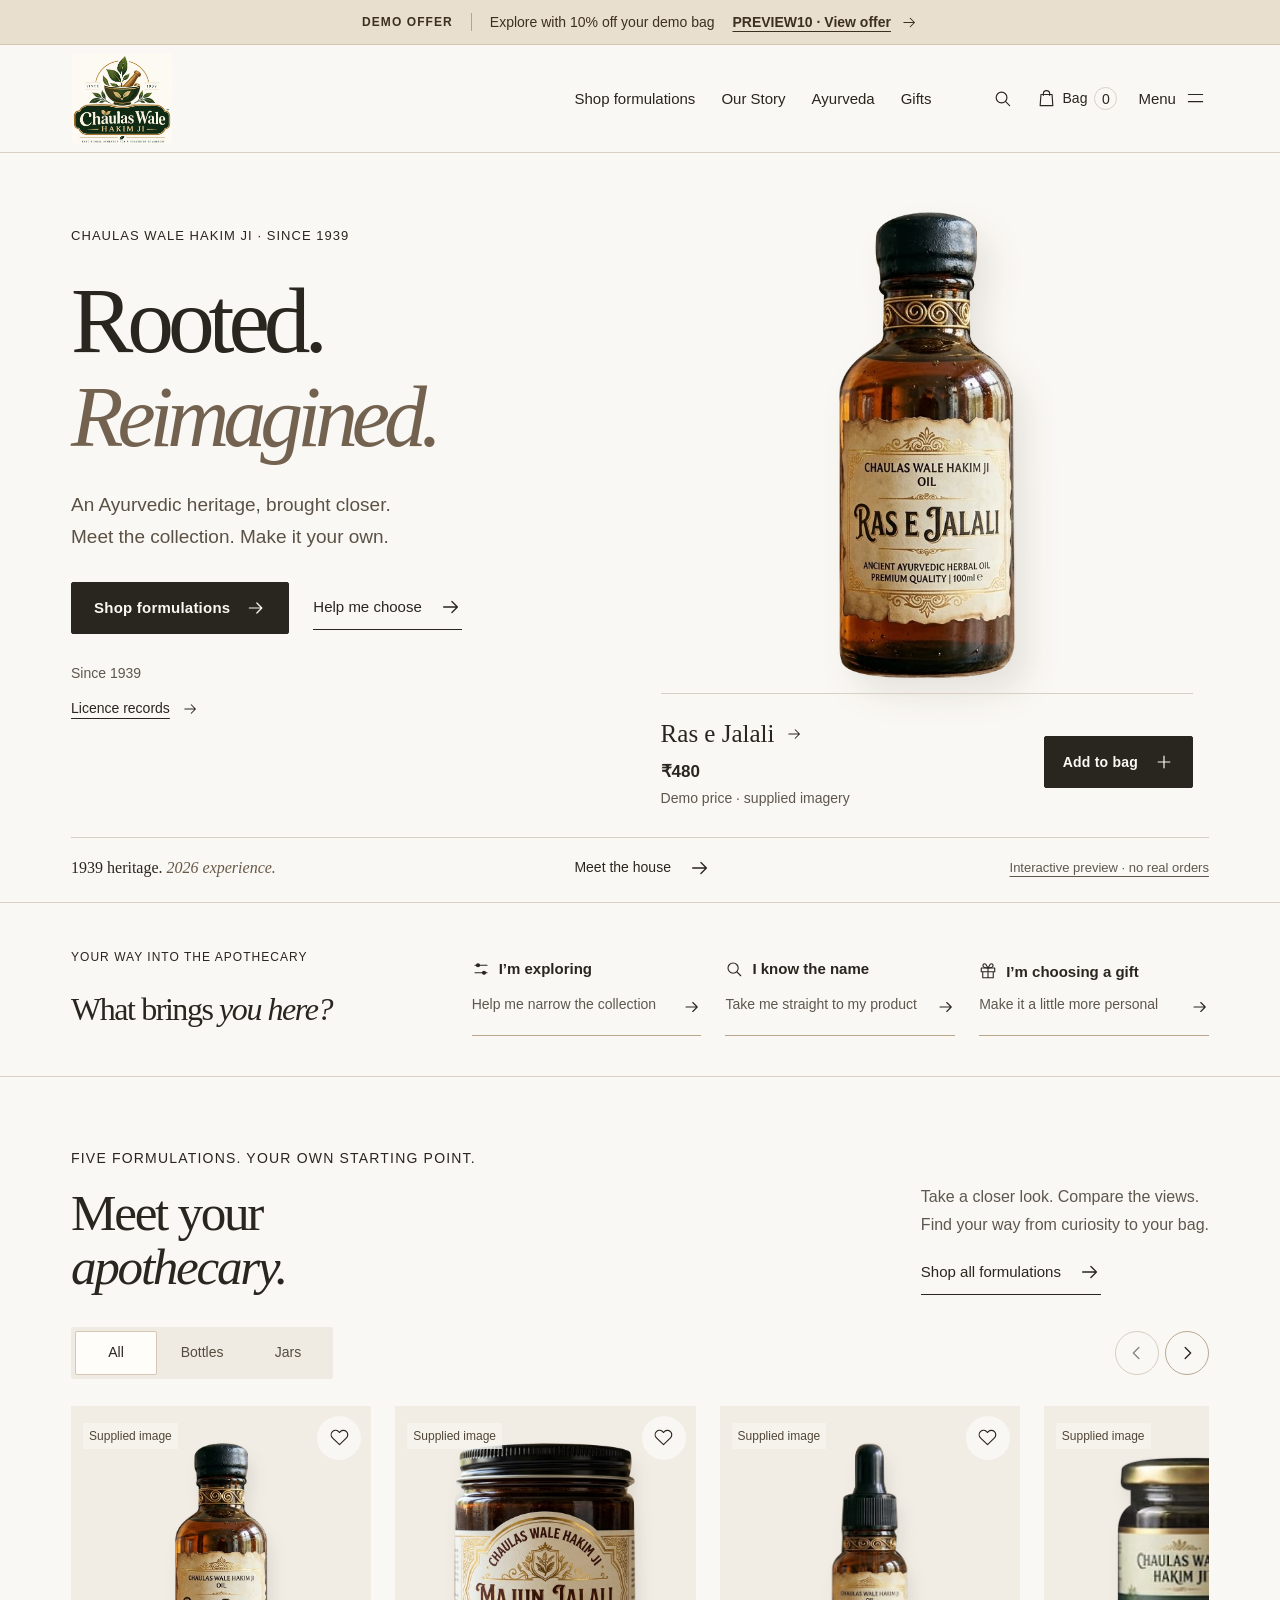
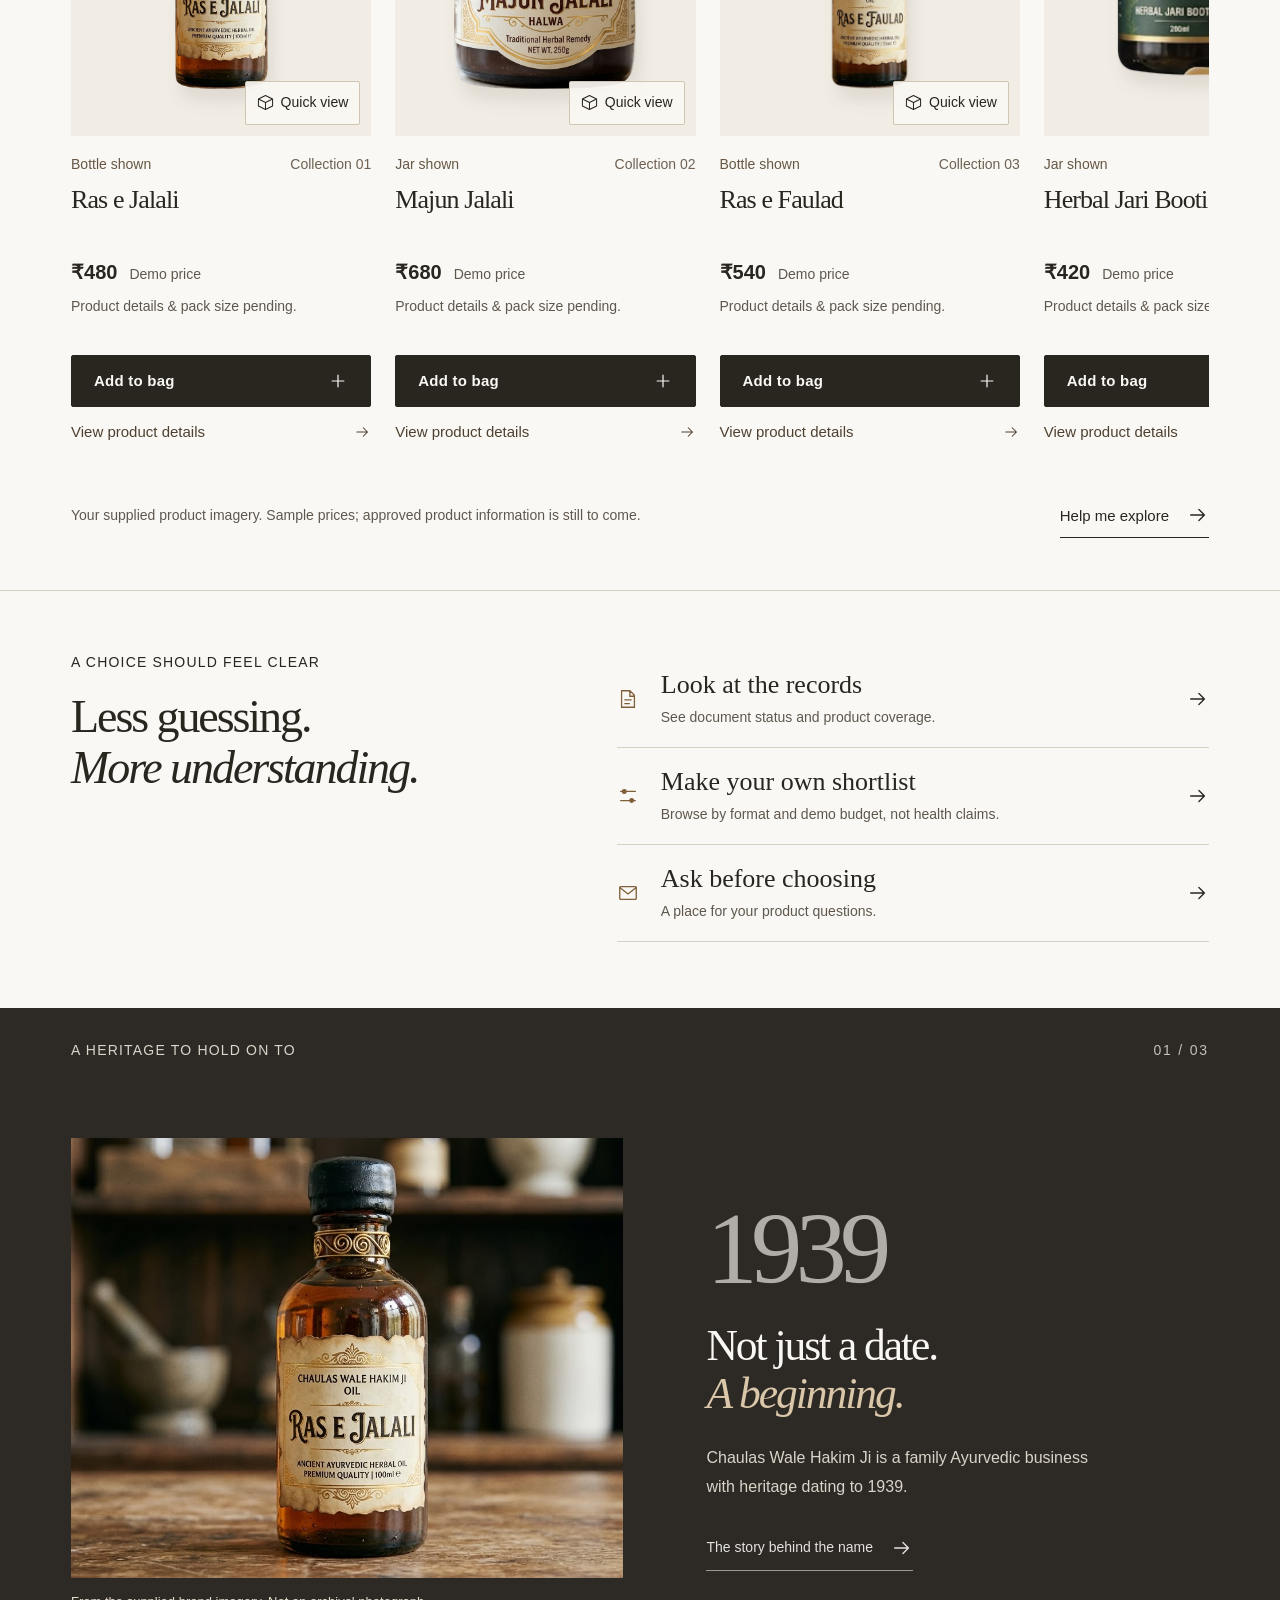
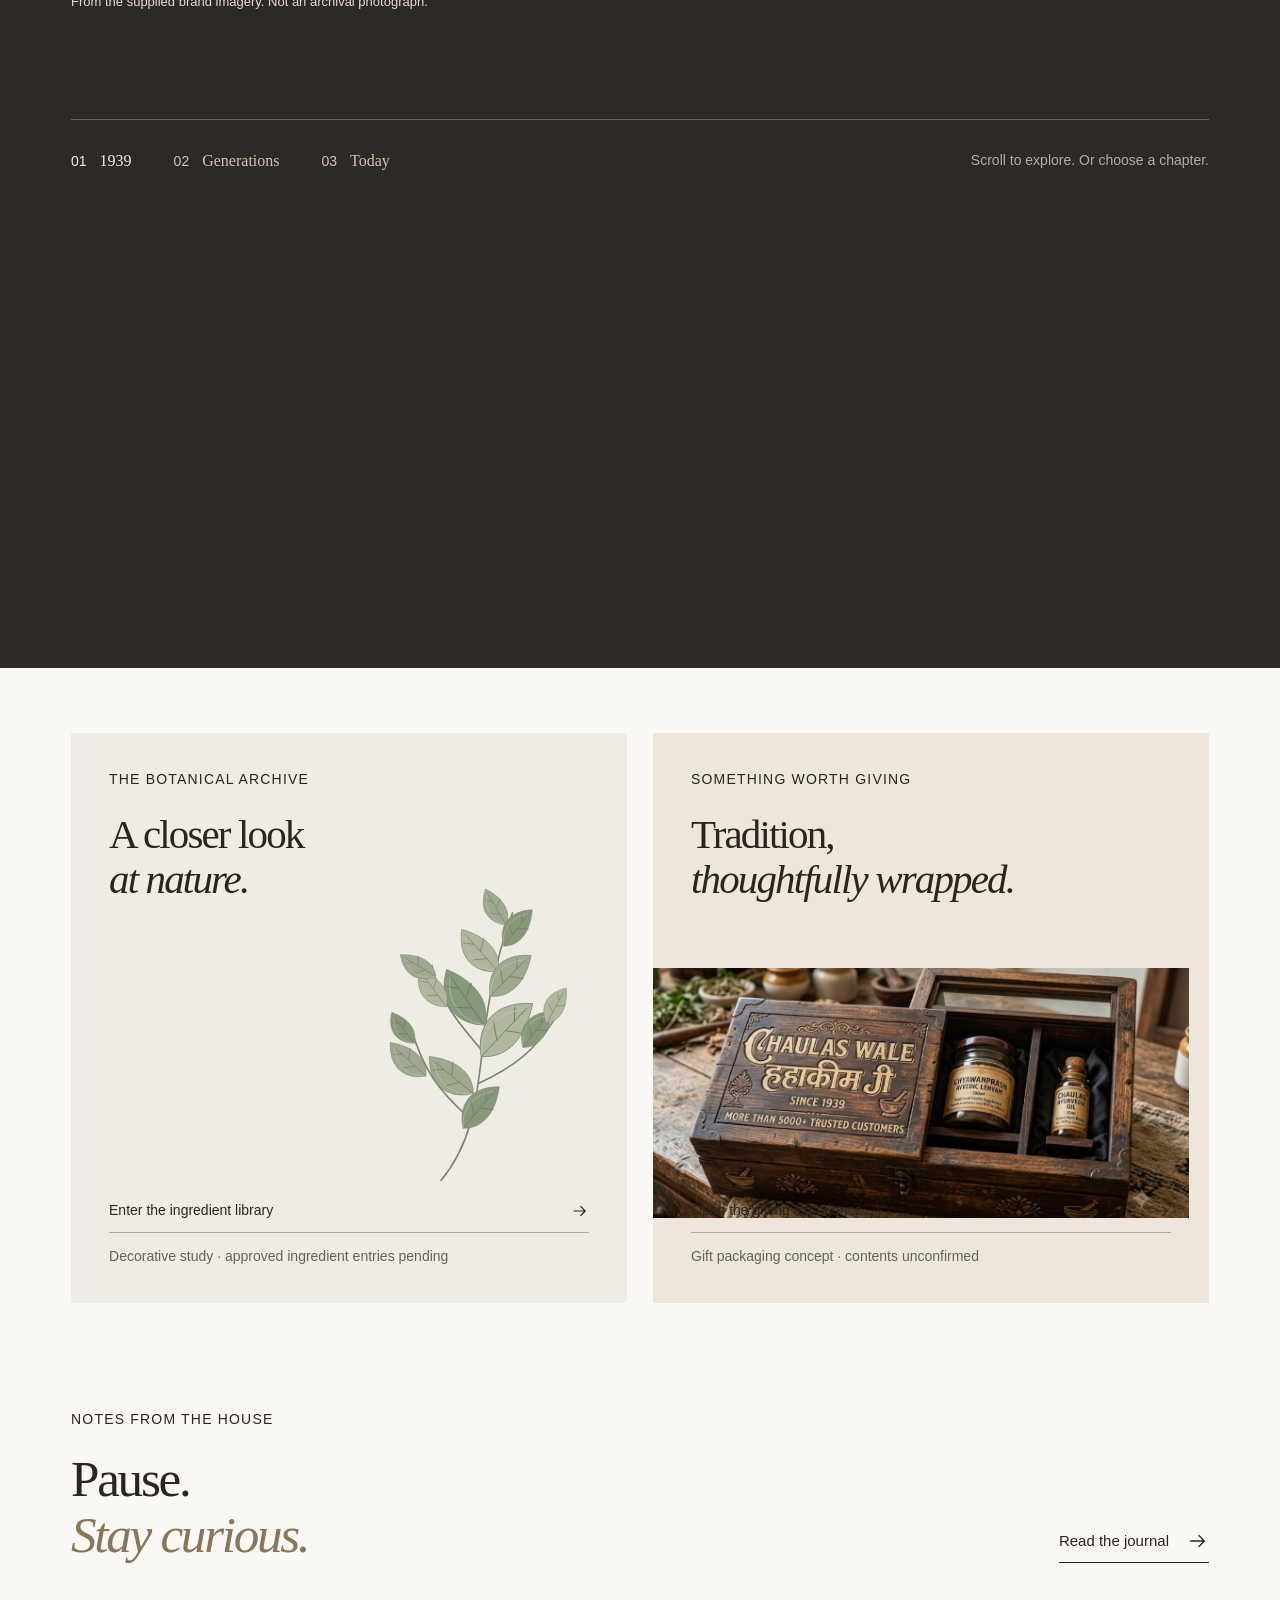
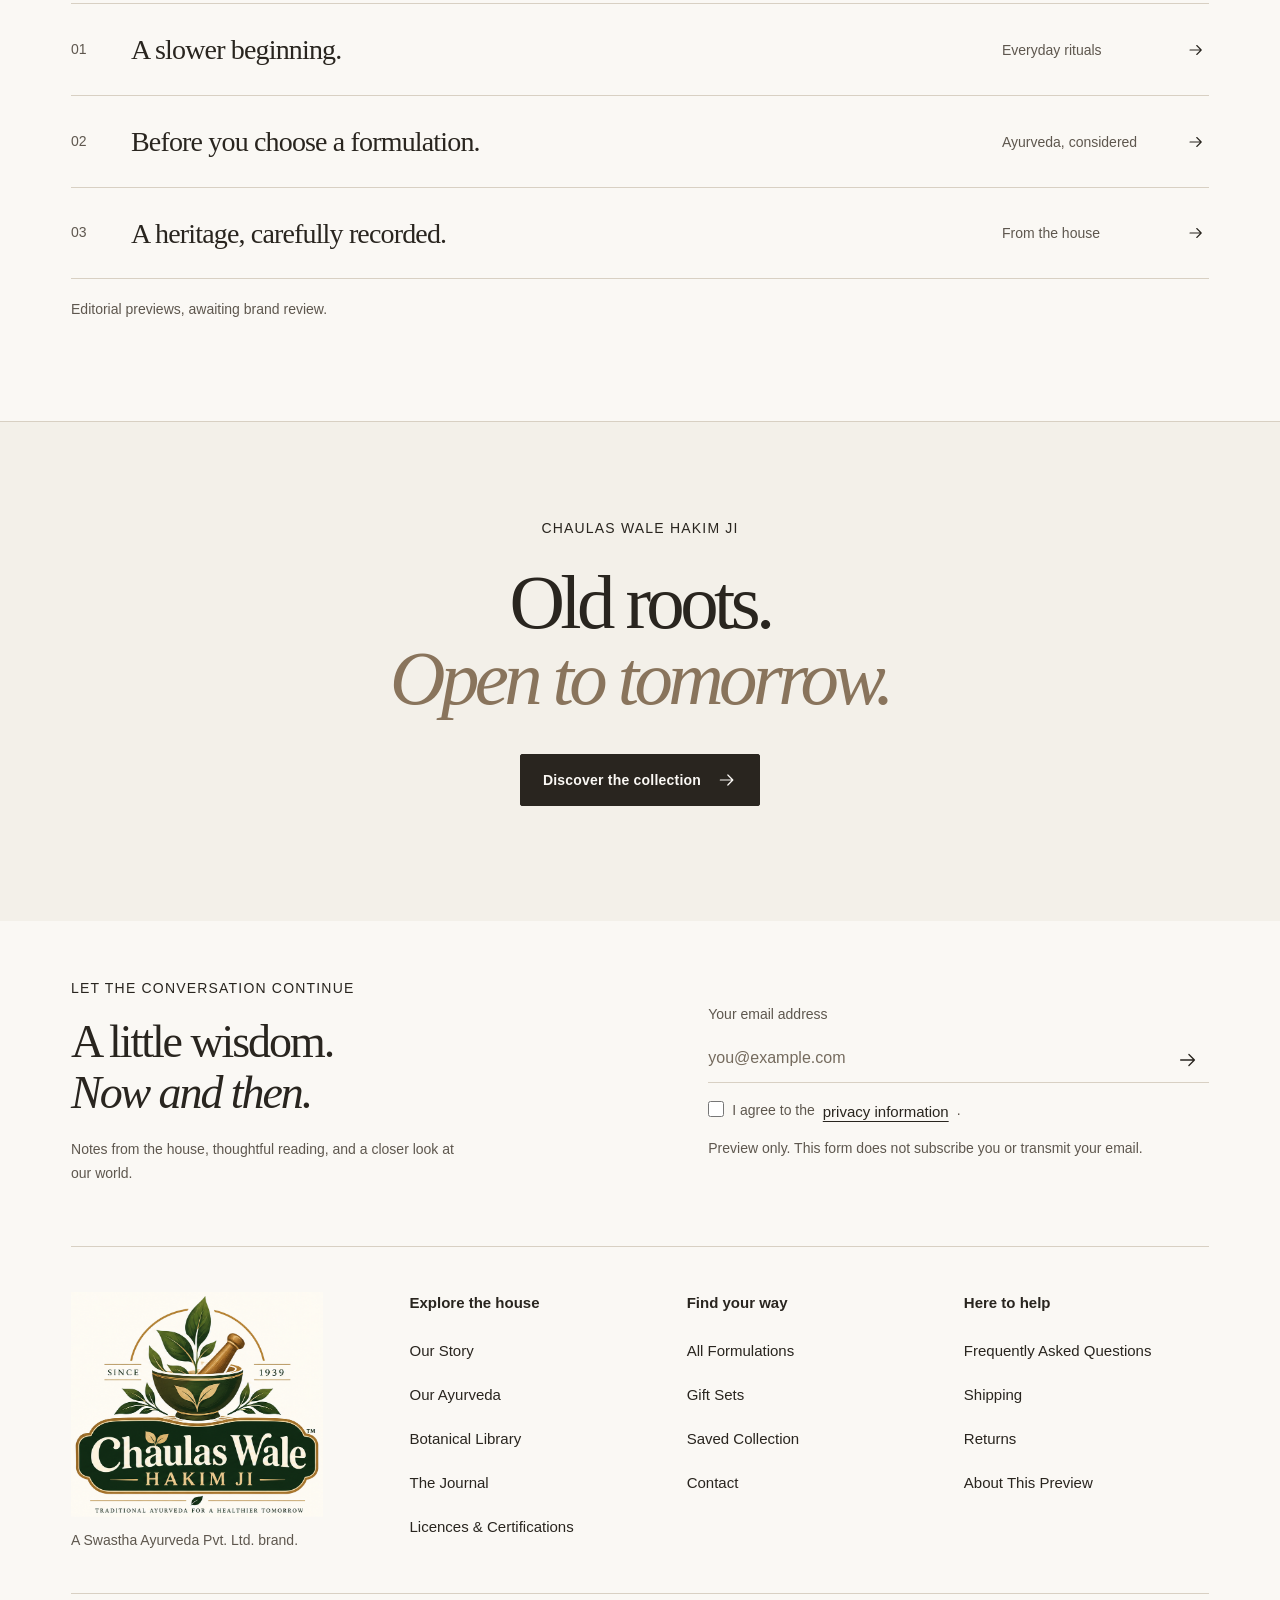
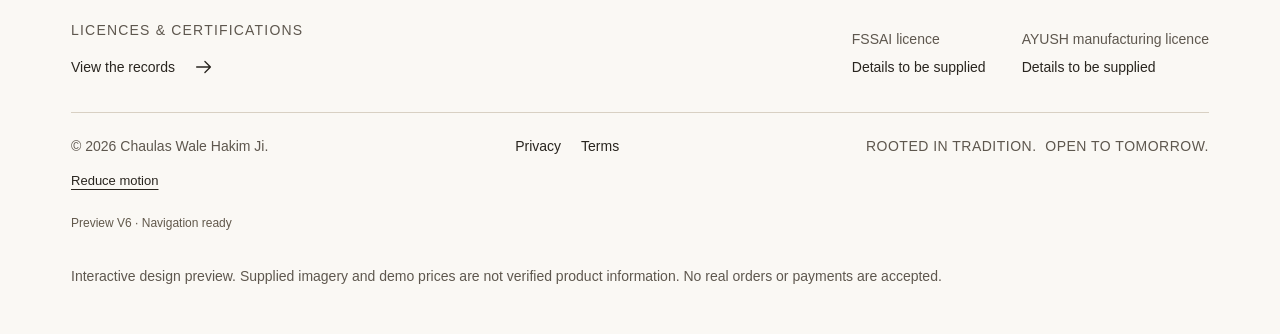
<file: index.html>
<!doctype html>
<html lang="en"><head><meta charset="utf-8"><meta name="viewport" content="width=device-width, initial-scale=1, viewport-fit=cover"><meta name="theme-color" content="#faf8f4"><meta name="robots" content="noindex,nofollow"><meta name="description" content="1939 heritage. 2026 experience. Modern Apothecary design and demo-shopping preview."><title>Chaulas Wale Hakim Ji — Modern Apothecary</title><link rel="icon" href="./media/brand-mark-small.png" type="image/png"><link rel="stylesheet" href="./assets/styles.css?v=6"><meta property="og:title" content="Chaulas Wale Hakim Ji — Modern Apothecary"><meta property="og:description" content="A heritage house. Five individual product experiences. Design preview only."><script>window.setTimeout(function(){if(!window.CWH_READY&&!document.querySelector('.startup-error')){var d=document.createElement('div');d.className='startup-error asset-load-warning';d.setAttribute('role','alert');d.textContent='The preview scripts have not loaded. Upload the assets and media folders alongside index.html, then refresh. If your connection is slow, wait a moment.';document.body.prepend(d);}},8000);</script><script src="./assets/app.js?v=6" defer></script><script src="./assets/spatial.js?v=6" defer></script><script src="./assets/motion.js?v=6" defer></script></head><body><div id="app"><div class="v4-offer-bar" role="region" aria-label="Demonstration offer"><span class="v4-preview-tag">DEMO OFFER</span><span>Explore with 10% off your demo bag</span><button type="button" data-action="v4-offer-open">PREVIEW10 · View offer <svg class="icon " width="22" height="22" viewBox="0 0 24 24" fill="none" stroke="currentColor" stroke-width="1.45" stroke-linecap="round" stroke-linejoin="round" aria-hidden="true"><path d="M4 12h15M13 6l6 6-6 6"/></svg></button></div><a class="skip-link" href="#main">Skip to content</a><header class="site-header v2-header"><a class="brand-link" href="#/" data-route aria-label="Chaulas Wale Hakim Ji — Home"><span class="wordmark reference-wordmark"><img src="./media/brand-mark-right.webp" alt="Chaulas Wale Hakim Ji — Since 1939" width="786" height="701"></span></a><nav class="desktop-nav" aria-label="Main navigation"><a href="#/shop" data-route >Shop formulations</a><a href="#/our-story" data-route >Our Story</a><a href="#/ayurveda" data-route >Ayurveda</a><a href="#/gift-sets" data-route class="">Gifts</a></nav><div class="header-tools"><button type="button" data-action="search" class="icon-button search-trigger" aria-label="Search the website"><svg class="icon " width="22" height="22" viewBox="0 0 24 24" fill="none" stroke="currentColor" stroke-width="1.45" stroke-linecap="round" stroke-linejoin="round" aria-hidden="true"><circle cx="10.8" cy="10.8" r="6.8"/><path d="m16 16 5 5"/></svg></button><button type="button" data-action="cart" class="bag-trigger" aria-label="Open bag, 0 items"><svg class="icon " width="22" height="22" viewBox="0 0 24 24" fill="none" stroke="currentColor" stroke-width="1.45" stroke-linecap="round" stroke-linejoin="round" aria-hidden="true"><path d="M5 7h14l1 14H4L5 7Z"/><path d="M8 8V6a4 4 0 0 1 8 0v2"/></svg><span class="v4-bag-label">Bag</span><span class="bag-count">0</span></button><button type="button" data-action="menu" class="v2-menu-trigger" aria-label="Open menu"><span>Menu</span><svg class="icon " width="22" height="22" viewBox="0 0 24 24" fill="none" stroke="currentColor" stroke-width="1.45" stroke-linecap="round" stroke-linejoin="round" aria-hidden="true"><path d="M3 7h18M3 16h18"/></svg></button></div></header><div class="scroll-progress" aria-hidden="true"><i></i></div><main id="main" tabindex="-1" class="route-home"><section class="v2-hero v4-hero" aria-labelledby="hero-title"><div class="v2-hero-copy"><p class="eyebrow">CHAULAS WALE HAKIM JI · SINCE 1939</p><h1 id="hero-title">Rooted.<br><em>Reimagined.</em></h1><p class="v2-hero-description">An Ayurvedic heritage, brought closer.<br>Meet the collection. Make it your own.</p><div class="v2-hero-actions"><a href="#collection" class="button button-dark">Shop formulations <svg class="icon " width="22" height="22" viewBox="0 0 24 24" fill="none" stroke="currentColor" stroke-width="1.45" stroke-linecap="round" stroke-linejoin="round" aria-hidden="true"><path d="M4 12h15M13 6l6 6-6 6"/></svg></a><button type="button" class="text-link" data-action="v4-finder-open">Help me choose <svg class="icon " width="22" height="22" viewBox="0 0 24 24" fill="none" stroke="currentColor" stroke-width="1.45" stroke-linecap="round" stroke-linejoin="round" aria-hidden="true"><path d="M4 12h15M13 6l6 6-6 6"/></svg></button></div><div class="v4-hero-trust"><span>Since 1939</span><a href="#/licences" data-route class="">Licence records <svg class="icon " width="22" height="22" viewBox="0 0 24 24" fill="none" stroke="currentColor" stroke-width="1.45" stroke-linecap="round" stroke-linejoin="round" aria-hidden="true"><path d="M4 12h15M13 6l6 6-6 6"/></svg></a></div></div><div class="v2-hero-object"><div class="v2-object-meta"><span>THE MODERN APOTHECARY</span><span>INTERACTIVE PHOTO</span></div><figure class="v6-home-portrait"><img src="./media/ref-ras-e-jalali-cutout.webp" alt="Ras e Jalali — supplied product image" width="279" height="719" fetchpriority="high"></figure><div class="v4-hero-product"><div><a href="#/products/ras-e-jalali" data-route><strong>Ras e Jalali</strong> <svg class="icon " width="22" height="22" viewBox="0 0 24 24" fill="none" stroke="currentColor" stroke-width="1.45" stroke-linecap="round" stroke-linejoin="round" aria-hidden="true"><path d="M4 12h15M13 6l6 6-6 6"/></svg></a><p>₹480 <span>Demo price · supplied imagery</span></p></div><button type="button" class="button button-dark" data-action="add" data-id="ras-e-jalali">Add to bag <svg class="icon " width="22" height="22" viewBox="0 0 24 24" fill="none" stroke="currentColor" stroke-width="1.45" stroke-linecap="round" stroke-linejoin="round" aria-hidden="true"><path d="M5 12h14M12 5v14"/></svg></button></div></div><div class="v2-hero-bottom"><span>1939 heritage. <em>2026 experience.</em></span><a href="#/our-story" data-route class="text-link">Meet the house <svg class="icon " width="22" height="22" viewBox="0 0 24 24" fill="none" stroke="currentColor" stroke-width="1.45" stroke-linecap="round" stroke-linejoin="round" aria-hidden="true"><path d="M4 12h15M13 6l6 6-6 6"/></svg></a><a href="#/preview-notes" data-route class="v2-preview-link">Interactive preview · no real orders</a></div></section><section class="v4-browse-entry section" aria-labelledby="browse-heading"><div><p class="eyebrow">YOUR WAY INTO THE APOTHECARY</p><h2 id="browse-heading">What brings <em>you here?</em></h2></div><div class="v4-browse-options"><button type="button" data-action="v4-finder-open"><span><svg class="icon " width="22" height="22" viewBox="0 0 24 24" fill="none" stroke="currentColor" stroke-width="1.45" stroke-linecap="round" stroke-linejoin="round" aria-hidden="true"><path d="M4 7h16M4 17h16"/><circle cx="8" cy="7" r="2" fill="currentColor"/><circle cx="16" cy="17" r="2" fill="currentColor"/></svg> I’m exploring</span><small>Help me narrow the collection</small><svg class="icon " width="22" height="22" viewBox="0 0 24 24" fill="none" stroke="currentColor" stroke-width="1.45" stroke-linecap="round" stroke-linejoin="round" aria-hidden="true"><path d="M4 12h15M13 6l6 6-6 6"/></svg></button><button type="button" data-action="search"><span><svg class="icon " width="22" height="22" viewBox="0 0 24 24" fill="none" stroke="currentColor" stroke-width="1.45" stroke-linecap="round" stroke-linejoin="round" aria-hidden="true"><circle cx="10.8" cy="10.8" r="6.8"/><path d="m16 16 5 5"/></svg> I know the name</span><small>Take me straight to my product</small><svg class="icon " width="22" height="22" viewBox="0 0 24 24" fill="none" stroke="currentColor" stroke-width="1.45" stroke-linecap="round" stroke-linejoin="round" aria-hidden="true"><path d="M4 12h15M13 6l6 6-6 6"/></svg></button><a href="#/gift-sets" data-route><span><svg class="icon " width="22" height="22" viewBox="0 0 24 24" fill="none" stroke="currentColor" stroke-width="1.45" stroke-linecap="round" stroke-linejoin="round" aria-hidden="true"><path d="M3 8h18v5H3zM5 13v8h14v-8M12 8v13"/><path d="M12 8C2 8 5 0 9 3l3 5Zm0 0c10 0 7-8 3-5l-3 5Z"/></svg> I’m choosing a gift</span><small>Make it a little more personal</small><svg class="icon " width="22" height="22" viewBox="0 0 24 24" fill="none" stroke="currentColor" stroke-width="1.45" stroke-linecap="round" stroke-linejoin="round" aria-hidden="true"><path d="M4 12h15M13 6l6 6-6 6"/></svg></a></div></section><section class="v4-shelf section" id="collection" aria-labelledby="collection-heading"><div class="v4-shelf-heading"><div><p class="eyebrow">FIVE FORMULATIONS. YOUR OWN STARTING POINT.</p><h2 id="collection-heading">Meet your<br><em>apothecary.</em></h2></div><div><p>Take a closer look. Compare the views.<br>Find your way from curiosity to your bag.</p><a href="#/shop" data-route class="text-link">Shop all formulations <svg class="icon " width="22" height="22" viewBox="0 0 24 24" fill="none" stroke="currentColor" stroke-width="1.45" stroke-linecap="round" stroke-linejoin="round" aria-hidden="true"><path d="M4 12h15M13 6l6 6-6 6"/></svg></a></div></div><div class="v4-shelf-toolbar"><div class="v4-segmented" role="group" aria-label="Filter concept packaging"><button type="button" data-action="v4-shelf-filter" data-value="all" aria-pressed="true">All</button><button type="button" data-action="v4-shelf-filter" data-value="Bottle" aria-pressed="false">Bottles</button><button type="button" data-action="v4-shelf-filter" data-value="Jar" aria-pressed="false">Jars</button></div><div class="v4-rail-buttons"><button type="button" class="icon-button" data-action="v4-rail" data-direction="-1" aria-label="Previous products"><svg class="icon " width="22" height="22" viewBox="0 0 24 24" fill="none" stroke="currentColor" stroke-width="1.45" stroke-linecap="round" stroke-linejoin="round" aria-hidden="true"><path d="m14 6-6 6 6 6"/></svg></button><button type="button" class="icon-button" data-action="v4-rail" data-direction="1" aria-label="Next products"><svg class="icon " width="22" height="22" viewBox="0 0 24 24" fill="none" stroke="currentColor" stroke-width="1.45" stroke-linecap="round" stroke-linejoin="round" aria-hidden="true"><path d="m10 6 6 6-6 6"/></svg></button></div></div><div class="v4-product-rail" id="home-product-rail" role="region" aria-label="5 sample formulations" tabindex="0"><article class="product-card v4-product-card"><div class="v4-card-visual"><a href="#/products/ras-e-jalali" data-route aria-label="View Ras e Jalali"><img class="reference-cutout reference-ras-e-jalali" src="./media/ref-ras-e-jalali-cutout.webp" alt="Ras e Jalali — isolated from the supplied image, original packaging retained" loading="lazy" decoding="async" width="400" height="650" draggable="false"></a><button type="button" class="save-button " data-action="save" data-id="ras-e-jalali" aria-label="Save Ras e Jalali" aria-pressed="false"><svg class="icon " width="22" height="22" viewBox="0 0 24 24" fill="none" stroke="currentColor" stroke-width="1.45" stroke-linecap="round" stroke-linejoin="round" aria-hidden="true"><path d="M20.8 4.6a5.5 5.5 0 0 0-7.8 0L12 5.7l-1.1-1.1a5.5 5.5 0 0 0-7.8 7.8L12 21l8.8-8.6a5.5 5.5 0 0 0 0-7.8Z"/></svg></button><button type="button" class="v4-quick-button" data-action="quickview" data-id="ras-e-jalali" aria-label="Quick view of Ras e Jalali"><svg class="icon " width="22" height="22" viewBox="0 0 24 24" fill="none" stroke="currentColor" stroke-width="1.45" stroke-linecap="round" stroke-linejoin="round" aria-hidden="true"><path d="m12 2 10 5v10l-10 5-10-5V7l10-5Zm0 10L2 7m10 5 10-5M12 12v10"/></svg> Quick view</button><span class="v4-concept-caption">Supplied image</span></div><div class="product-card-body"><p class="v4-product-format">Bottle shown <span>Collection 01</span></p><h3><a href="#/products/ras-e-jalali" data-route class="">Ras e Jalali</a></h3><div class="v4-price-line"><strong>₹480</strong><span>Demo price</span></div><p class="v4-card-disclosure">Product details & pack size pending.</p><button type="button" data-action="add" data-id="ras-e-jalali" class="button button-dark full-width" aria-label="Add Ras e Jalali to demo bag">Add to bag <svg class="icon " width="22" height="22" viewBox="0 0 24 24" fill="none" stroke="currentColor" stroke-width="1.45" stroke-linecap="round" stroke-linejoin="round" aria-hidden="true"><path d="M5 12h14M12 5v14"/></svg></button><a href="#/products/ras-e-jalali" data-route class="v4-detail-link">View product details <svg class="icon " width="22" height="22" viewBox="0 0 24 24" fill="none" stroke="currentColor" stroke-width="1.45" stroke-linecap="round" stroke-linejoin="round" aria-hidden="true"><path d="M4 12h15M13 6l6 6-6 6"/></svg></a></div></article><article class="product-card v4-product-card"><div class="v4-card-visual"><a href="#/products/majun-jalali" data-route aria-label="View Majun Jalali"><img class="reference-cutout reference-majun-jalali" src="./media/ref-majun-jalali-cutout.webp" alt="Majun Jalali — isolated from the supplied image, original packaging retained" loading="lazy" decoding="async" width="400" height="650" draggable="false"></a><button type="button" class="save-button " data-action="save" data-id="majun-jalali" aria-label="Save Majun Jalali" aria-pressed="false"><svg class="icon " width="22" height="22" viewBox="0 0 24 24" fill="none" stroke="currentColor" stroke-width="1.45" stroke-linecap="round" stroke-linejoin="round" aria-hidden="true"><path d="M20.8 4.6a5.5 5.5 0 0 0-7.8 0L12 5.7l-1.1-1.1a5.5 5.5 0 0 0-7.8 7.8L12 21l8.8-8.6a5.5 5.5 0 0 0 0-7.8Z"/></svg></button><button type="button" class="v4-quick-button" data-action="quickview" data-id="majun-jalali" aria-label="Quick view of Majun Jalali"><svg class="icon " width="22" height="22" viewBox="0 0 24 24" fill="none" stroke="currentColor" stroke-width="1.45" stroke-linecap="round" stroke-linejoin="round" aria-hidden="true"><path d="m12 2 10 5v10l-10 5-10-5V7l10-5Zm0 10L2 7m10 5 10-5M12 12v10"/></svg> Quick view</button><span class="v4-concept-caption">Supplied image</span></div><div class="product-card-body"><p class="v4-product-format">Jar shown <span>Collection 02</span></p><h3><a href="#/products/majun-jalali" data-route class="">Majun Jalali</a></h3><div class="v4-price-line"><strong>₹680</strong><span>Demo price</span></div><p class="v4-card-disclosure">Product details & pack size pending.</p><button type="button" data-action="add" data-id="majun-jalali" class="button button-dark full-width" aria-label="Add Majun Jalali to demo bag">Add to bag <svg class="icon " width="22" height="22" viewBox="0 0 24 24" fill="none" stroke="currentColor" stroke-width="1.45" stroke-linecap="round" stroke-linejoin="round" aria-hidden="true"><path d="M5 12h14M12 5v14"/></svg></button><a href="#/products/majun-jalali" data-route class="v4-detail-link">View product details <svg class="icon " width="22" height="22" viewBox="0 0 24 24" fill="none" stroke="currentColor" stroke-width="1.45" stroke-linecap="round" stroke-linejoin="round" aria-hidden="true"><path d="M4 12h15M13 6l6 6-6 6"/></svg></a></div></article><article class="product-card v4-product-card"><div class="v4-card-visual"><a href="#/products/ras-e-faulad" data-route aria-label="View Ras e Faulad"><img class="reference-cutout reference-ras-e-faulad" src="./media/ref-ras-e-faulad-cutout.webp" alt="Ras e Faulad — isolated from the supplied image, original packaging retained" loading="lazy" decoding="async" width="400" height="650" draggable="false"></a><button type="button" class="save-button " data-action="save" data-id="ras-e-faulad" aria-label="Save Ras e Faulad" aria-pressed="false"><svg class="icon " width="22" height="22" viewBox="0 0 24 24" fill="none" stroke="currentColor" stroke-width="1.45" stroke-linecap="round" stroke-linejoin="round" aria-hidden="true"><path d="M20.8 4.6a5.5 5.5 0 0 0-7.8 0L12 5.7l-1.1-1.1a5.5 5.5 0 0 0-7.8 7.8L12 21l8.8-8.6a5.5 5.5 0 0 0 0-7.8Z"/></svg></button><button type="button" class="v4-quick-button" data-action="quickview" data-id="ras-e-faulad" aria-label="Quick view of Ras e Faulad"><svg class="icon " width="22" height="22" viewBox="0 0 24 24" fill="none" stroke="currentColor" stroke-width="1.45" stroke-linecap="round" stroke-linejoin="round" aria-hidden="true"><path d="m12 2 10 5v10l-10 5-10-5V7l10-5Zm0 10L2 7m10 5 10-5M12 12v10"/></svg> Quick view</button><span class="v4-concept-caption">Supplied image</span></div><div class="product-card-body"><p class="v4-product-format">Bottle shown <span>Collection 03</span></p><h3><a href="#/products/ras-e-faulad" data-route class="">Ras e Faulad</a></h3><div class="v4-price-line"><strong>₹540</strong><span>Demo price</span></div><p class="v4-card-disclosure">Product details & pack size pending.</p><button type="button" data-action="add" data-id="ras-e-faulad" class="button button-dark full-width" aria-label="Add Ras e Faulad to demo bag">Add to bag <svg class="icon " width="22" height="22" viewBox="0 0 24 24" fill="none" stroke="currentColor" stroke-width="1.45" stroke-linecap="round" stroke-linejoin="round" aria-hidden="true"><path d="M5 12h14M12 5v14"/></svg></button><a href="#/products/ras-e-faulad" data-route class="v4-detail-link">View product details <svg class="icon " width="22" height="22" viewBox="0 0 24 24" fill="none" stroke="currentColor" stroke-width="1.45" stroke-linecap="round" stroke-linejoin="round" aria-hidden="true"><path d="M4 12h15M13 6l6 6-6 6"/></svg></a></div></article><article class="product-card v4-product-card"><div class="v4-card-visual"><a href="#/products/herbal-jari-booti-oil" data-route aria-label="View Herbal Jari Booti Oil"><img class="reference-cutout reference-herbal-jari-booti-oil" src="./media/ref-herbal-jari-booti-oil-cutout.webp" alt="Herbal Jari Booti Oil — isolated from the supplied image, original packaging retained" loading="lazy" decoding="async" width="400" height="650" draggable="false"></a><button type="button" class="save-button " data-action="save" data-id="herbal-jari-booti-oil" aria-label="Save Herbal Jari Booti Oil" aria-pressed="false"><svg class="icon " width="22" height="22" viewBox="0 0 24 24" fill="none" stroke="currentColor" stroke-width="1.45" stroke-linecap="round" stroke-linejoin="round" aria-hidden="true"><path d="M20.8 4.6a5.5 5.5 0 0 0-7.8 0L12 5.7l-1.1-1.1a5.5 5.5 0 0 0-7.8 7.8L12 21l8.8-8.6a5.5 5.5 0 0 0 0-7.8Z"/></svg></button><button type="button" class="v4-quick-button" data-action="quickview" data-id="herbal-jari-booti-oil" aria-label="Quick view of Herbal Jari Booti Oil"><svg class="icon " width="22" height="22" viewBox="0 0 24 24" fill="none" stroke="currentColor" stroke-width="1.45" stroke-linecap="round" stroke-linejoin="round" aria-hidden="true"><path d="m12 2 10 5v10l-10 5-10-5V7l10-5Zm0 10L2 7m10 5 10-5M12 12v10"/></svg> Quick view</button><span class="v4-concept-caption">Supplied image</span></div><div class="product-card-body"><p class="v4-product-format">Jar shown <span>Collection 04</span></p><h3><a href="#/products/herbal-jari-booti-oil" data-route class="">Herbal Jari Booti Oil</a></h3><div class="v4-price-line"><strong>₹420</strong><span>Demo price</span></div><p class="v4-card-disclosure">Product details & pack size pending.</p><button type="button" data-action="add" data-id="herbal-jari-booti-oil" class="button button-dark full-width" aria-label="Add Herbal Jari Booti Oil to demo bag">Add to bag <svg class="icon " width="22" height="22" viewBox="0 0 24 24" fill="none" stroke="currentColor" stroke-width="1.45" stroke-linecap="round" stroke-linejoin="round" aria-hidden="true"><path d="M5 12h14M12 5v14"/></svg></button><a href="#/products/herbal-jari-booti-oil" data-route class="v4-detail-link">View product details <svg class="icon " width="22" height="22" viewBox="0 0 24 24" fill="none" stroke="currentColor" stroke-width="1.45" stroke-linecap="round" stroke-linejoin="round" aria-hidden="true"><path d="M4 12h15M13 6l6 6-6 6"/></svg></a></div></article><article class="product-card v4-product-card"><div class="v4-card-visual"><a href="#/products/chyawanprash" data-route aria-label="View Chyawanprash"><img class="reference-cutout reference-chyawanprash" src="./media/ref-chyawanprash-cutout.webp" alt="Chyawanprash — isolated from the supplied image, original packaging retained" loading="lazy" decoding="async" width="400" height="650" draggable="false"></a><button type="button" class="save-button " data-action="save" data-id="chyawanprash" aria-label="Save Chyawanprash" aria-pressed="false"><svg class="icon " width="22" height="22" viewBox="0 0 24 24" fill="none" stroke="currentColor" stroke-width="1.45" stroke-linecap="round" stroke-linejoin="round" aria-hidden="true"><path d="M20.8 4.6a5.5 5.5 0 0 0-7.8 0L12 5.7l-1.1-1.1a5.5 5.5 0 0 0-7.8 7.8L12 21l8.8-8.6a5.5 5.5 0 0 0 0-7.8Z"/></svg></button><button type="button" class="v4-quick-button" data-action="quickview" data-id="chyawanprash" aria-label="Quick view of Chyawanprash"><svg class="icon " width="22" height="22" viewBox="0 0 24 24" fill="none" stroke="currentColor" stroke-width="1.45" stroke-linecap="round" stroke-linejoin="round" aria-hidden="true"><path d="m12 2 10 5v10l-10 5-10-5V7l10-5Zm0 10L2 7m10 5 10-5M12 12v10"/></svg> Quick view</button><span class="v4-concept-caption">Supplied image</span></div><div class="product-card-body"><p class="v4-product-format">Jar shown <span>Collection 05</span></p><h3><a href="#/products/chyawanprash" data-route class="">Chyawanprash</a></h3><div class="v4-price-line"><strong>₹750</strong><span>Demo price</span></div><p class="v4-card-disclosure">Product details & pack size pending.</p><button type="button" data-action="add" data-id="chyawanprash" class="button button-dark full-width" aria-label="Add Chyawanprash to demo bag">Add to bag <svg class="icon " width="22" height="22" viewBox="0 0 24 24" fill="none" stroke="currentColor" stroke-width="1.45" stroke-linecap="round" stroke-linejoin="round" aria-hidden="true"><path d="M5 12h14M12 5v14"/></svg></button><a href="#/products/chyawanprash" data-route class="v4-detail-link">View product details <svg class="icon " width="22" height="22" viewBox="0 0 24 24" fill="none" stroke="currentColor" stroke-width="1.45" stroke-linecap="round" stroke-linejoin="round" aria-hidden="true"><path d="M4 12h15M13 6l6 6-6 6"/></svg></a></div></article></div><div class="v4-shelf-footer"><p>Your supplied product imagery. Sample prices; approved product information is still to come.</p><button type="button" class="text-link" data-action="v4-finder-open">Help me explore <svg class="icon " width="22" height="22" viewBox="0 0 24 24" fill="none" stroke="currentColor" stroke-width="1.45" stroke-linecap="round" stroke-linejoin="round" aria-hidden="true"><path d="M4 12h15M13 6l6 6-6 6"/></svg></button></div></section><section class="v4-guidance-band section"><div><p class="eyebrow">A CHOICE SHOULD FEEL CLEAR</p><h2>Less guessing.<br><em>More understanding.</em></h2></div><div class="v4-guidance-links"><a href="#/licences" data-route><svg class="icon" viewBox="0 0 24 24" fill="none" stroke="currentColor" stroke-width="1.4" aria-hidden="true"><path d="M5 3h9l5 5v13H5zM14 3v6h5M8 13h8M8 17h6"/></svg><span><strong>Look at the records</strong><small>See document status and product coverage.</small></span><svg class="icon " width="22" height="22" viewBox="0 0 24 24" fill="none" stroke="currentColor" stroke-width="1.45" stroke-linecap="round" stroke-linejoin="round" aria-hidden="true"><path d="M4 12h15M13 6l6 6-6 6"/></svg></a><button type="button" data-action="v4-finder-open"><svg class="icon " width="22" height="22" viewBox="0 0 24 24" fill="none" stroke="currentColor" stroke-width="1.45" stroke-linecap="round" stroke-linejoin="round" aria-hidden="true"><path d="M4 7h16M4 17h16"/><circle cx="8" cy="7" r="2" fill="currentColor"/><circle cx="16" cy="17" r="2" fill="currentColor"/></svg><span><strong>Make your own shortlist</strong><small>Browse by format and demo budget, not health claims.</small></span><svg class="icon " width="22" height="22" viewBox="0 0 24 24" fill="none" stroke="currentColor" stroke-width="1.45" stroke-linecap="round" stroke-linejoin="round" aria-hidden="true"><path d="M4 12h15M13 6l6 6-6 6"/></svg></button><a href="#/contact" data-route><svg class="icon " width="22" height="22" viewBox="0 0 24 24" fill="none" stroke="currentColor" stroke-width="1.45" stroke-linecap="round" stroke-linejoin="round" aria-hidden="true"><rect x="3" y="5" width="18" height="14" rx="1"/><path d="m3 6 9 7 9-7"/></svg><span><strong>Ask before choosing</strong><small>A place for your product questions.</small></span><svg class="icon " width="22" height="22" viewBox="0 0 24 24" fill="none" stroke="currentColor" stroke-width="1.45" stroke-linecap="round" stroke-linejoin="round" aria-hidden="true"><path d="M4 12h15M13 6l6 6-6 6"/></svg></a></div></section><section class="v2-heritage" id="heritage" aria-label="Our heritage, in three chapters"><div class="v2-heritage-sticky"><div class="v2-heritage-head"><p class="eyebrow">A HERITAGE TO HOLD ON TO</p><span class="v2-chapter-number" id="chapter-number">01 / 03</span></div><div class="v2-history-stage"><figure class="reference-history"><img src="./media/ref-ras-e-jalali-original.jpg" alt="Ras e Jalali in the supplied apothecary setting, with a mortar behind it" width="1408" height="768" loading="lazy"><figcaption>From the supplied brand imagery. Not an archival photograph.</figcaption></figure></div><div class="v2-history-copy"><span class="v2-history-year" id="history-year">1939</span><h2 id="history-title">Not just a date.<br><em>A beginning.</em></h2><p id="history-description">Chaulas Wale Hakim Ji is a family Ayurvedic business with heritage dating to 1939.</p><a href="#/our-story" data-route class="text-link">The story behind the name <svg class="icon " width="22" height="22" viewBox="0 0 24 24" fill="none" stroke="currentColor" stroke-width="1.45" stroke-linecap="round" stroke-linejoin="round" aria-hidden="true"><path d="M4 12h15M13 6l6 6-6 6"/></svg></a></div><div class="v2-chapter-nav" role="group" aria-label="Explore the heritage chapters"><button type="button" data-action="chapter" data-index="0" aria-pressed="true"><span>01</span>1939</button><button type="button" data-action="chapter" data-index="1" aria-pressed="false"><span>02</span>Generations</button><button type="button" data-action="chapter" data-index="2" aria-pressed="false"><span>03</span>Today</button><small>Scroll to explore. Or choose a chapter.</small></div></div></section>
 <section class="v2-explore section"><a class="v2-library-link" href="#/ingredients" data-route><p class="eyebrow">THE BOTANICAL ARCHIVE</p><h2>A closer look<br><em>at nature.</em></h2><div class="v2-botanical-art"><svg viewBox="0 0 320 390" class="botanical " fill="none" stroke="#57664A" role="img" aria-label="Decorative leaf botanical study, not a verified ingredient"><path d="M143 357C187 273 138 198 159 56m-2 153c-26-20-58-44-72-79m75 116c38-28 54-51 67-85m-71 121c-36-21-56-39-78-79" fill="none" stroke-width="1.8"/><g transform="translate(155 71) rotate(-34) scale(0.62)"><path d="M0 0C-28-15-35-44-10-72 12-47 18-20 0 0Z" fill="#869276" stroke-width=".8"/><path d="M0 0-10-65m7 43-17-9m15-4 13-12m-15 0-11-9" fill="none" stroke="#344B32" stroke-width=".7"/><path d="M-10-63C-24-42-23-17 0 0" fill="none" stroke="#B7BCA1" stroke-width="1" opacity=".7"/></g><g transform="translate(157 94) rotate(34) scale(0.69)"><path d="M0 0C-28-15-35-44-10-72 12-47 18-20 0 0Z" fill="#657C58" stroke-width=".8"/><path d="M0 0-10-65m7 43-17-9m15-4 13-12m-15 0-11-9" fill="none" stroke="#344B32" stroke-width=".7"/><path d="M-10-63C-24-42-23-17 0 0" fill="none" stroke="#B7BCA1" stroke-width="1" opacity=".7"/></g><g transform="translate(157 122) rotate(-45) scale(0.83)"><path d="M0 0C-28-15-35-44-10-72 12-47 18-20 0 0Z" fill="#9DA587" stroke-width=".8"/><path d="M0 0-10-65m7 43-17-9m15-4 13-12m-15 0-11-9" fill="none" stroke="#344B32" stroke-width=".7"/><path d="M-10-63C-24-42-23-17 0 0" fill="none" stroke="#B7BCA1" stroke-width="1" opacity=".7"/></g><g transform="translate(154 150) rotate(41) scale(0.86)"><path d="M0 0C-28-15-35-44-10-72 12-47 18-20 0 0Z" fill="#869276" stroke-width=".8"/><path d="M0 0-10-65m7 43-17-9m15-4 13-12m-15 0-11-9" fill="none" stroke="#344B32" stroke-width=".7"/><path d="M-10-63C-24-42-23-17 0 0" fill="none" stroke="#B7BCA1" stroke-width="1" opacity=".7"/></g><g transform="translate(154 182) rotate(-38) scale(1)"><path d="M0 0C-28-15-35-44-10-72 12-47 18-20 0 0Z" fill="#657C58" stroke-width=".8"/><path d="M0 0-10-65m7 43-17-9m15-4 13-12m-15 0-11-9" fill="none" stroke="#344B32" stroke-width=".7"/><path d="M-10-63C-24-42-23-17 0 0" fill="none" stroke="#B7BCA1" stroke-width="1" opacity=".7"/></g><g transform="translate(158 216) rotate(40) scale(1.1)"><path d="M0 0C-28-15-35-44-10-72 12-47 18-20 0 0Z" fill="#9DA587" stroke-width=".8"/><path d="M0 0-10-65m7 43-17-9m15-4 13-12m-15 0-11-9" fill="none" stroke="#344B32" stroke-width=".7"/><path d="M-10-63C-24-42-23-17 0 0" fill="none" stroke="#B7BCA1" stroke-width="1" opacity=".7"/></g><g transform="translate(158 257) rotate(-54) scale(0.86)"><path d="M0 0C-28-15-35-44-10-72 12-47 18-20 0 0Z" fill="#869276" stroke-width=".8"/><path d="M0 0-10-65m7 43-17-9m15-4 13-12m-15 0-11-9" fill="none" stroke="#344B32" stroke-width=".7"/><path d="M-10-63C-24-42-23-17 0 0" fill="none" stroke="#B7BCA1" stroke-width="1" opacity=".7"/></g><g transform="translate(155 296) rotate(37) scale(0.82)"><path d="M0 0C-28-15-35-44-10-72 12-47 18-20 0 0Z" fill="#657C58" stroke-width=".8"/><path d="M0 0-10-65m7 43-17-9m15-4 13-12m-15 0-11-9" fill="none" stroke="#344B32" stroke-width=".7"/><path d="M-10-63C-24-42-23-17 0 0" fill="none" stroke="#B7BCA1" stroke-width="1" opacity=".7"/></g><g transform="translate(110 171) rotate(-40) scale(0.68)"><path d="M0 0C-28-15-35-44-10-72 12-47 18-20 0 0Z" fill="#9DA587" stroke-width=".8"/><path d="M0 0-10-65m7 43-17-9m15-4 13-12m-15 0-11-9" fill="none" stroke="#344B32" stroke-width=".7"/><path d="M-10-63C-24-42-23-17 0 0" fill="none" stroke="#B7BCA1" stroke-width="1" opacity=".7"/></g><g transform="translate(92 141) rotate(-63) scale(0.62)"><path d="M0 0C-28-15-35-44-10-72 12-47 18-20 0 0Z" fill="#869276" stroke-width=".8"/><path d="M0 0-10-65m7 43-17-9m15-4 13-12m-15 0-11-9" fill="none" stroke="#344B32" stroke-width=".7"/><path d="M-10-63C-24-42-23-17 0 0" fill="none" stroke="#B7BCA1" stroke-width="1" opacity=".7"/></g><g transform="translate(200 197) rotate(35) scale(0.69)"><path d="M0 0C-28-15-35-44-10-72 12-47 18-20 0 0Z" fill="#657C58" stroke-width=".8"/><path d="M0 0-10-65m7 43-17-9m15-4 13-12m-15 0-11-9" fill="none" stroke="#344B32" stroke-width=".7"/><path d="M-10-63C-24-42-23-17 0 0" fill="none" stroke="#B7BCA1" stroke-width="1" opacity=".7"/></g><g transform="translate(220 166) rotate(25) scale(0.6)"><path d="M0 0C-28-15-35-44-10-72 12-47 18-20 0 0Z" fill="#9DA587" stroke-width=".8"/><path d="M0 0-10-65m7 43-17-9m15-4 13-12m-15 0-11-9" fill="none" stroke="#344B32" stroke-width=".7"/><path d="M-10-63C-24-42-23-17 0 0" fill="none" stroke="#B7BCA1" stroke-width="1" opacity=".7"/></g><g transform="translate(104 249) rotate(-51) scale(0.73)"><path d="M0 0C-28-15-35-44-10-72 12-47 18-20 0 0Z" fill="#869276" stroke-width=".8"/><path d="M0 0-10-65m7 43-17-9m15-4 13-12m-15 0-11-9" fill="none" stroke="#344B32" stroke-width=".7"/><path d="M-10-63C-24-42-23-17 0 0" fill="none" stroke="#B7BCA1" stroke-width="1" opacity=".7"/></g><g transform="translate(84 217) rotate(-40) scale(0.57)"><path d="M0 0C-28-15-35-44-10-72 12-47 18-20 0 0Z" fill="#657C58" stroke-width=".8"/><path d="M0 0-10-65m7 43-17-9m15-4 13-12m-15 0-11-9" fill="none" stroke="#344B32" stroke-width=".7"/><path d="M-10-63C-24-42-23-17 0 0" fill="none" stroke="#B7BCA1" stroke-width="1" opacity=".7"/></g></svg></div><span class="v2-explore-action">Enter the ingredient library <svg class="icon " width="22" height="22" viewBox="0 0 24 24" fill="none" stroke="currentColor" stroke-width="1.45" stroke-linecap="round" stroke-linejoin="round" aria-hidden="true"><path d="M4 12h15M13 6l6 6-6 6"/></svg></span><small>Decorative study · approved ingredient entries pending</small></a><div class="v2-gift-link"><p class="eyebrow">SOMETHING WORTH GIVING</p><h2>Tradition,<br><em>thoughtfully wrapped.</em></h2><div class="v2-gift-preview"><figure class="reference-gift-art"><img src="./media/ref-gift-wood-original.jpg" alt="Supplied wooden Chaulas Wale Hakim Ji gift-box image, with the packaging unchanged" loading="lazy" width="1179" height="632"></figure></div><a href="#/gift-sets" data-route class="v2-explore-action">Open the gifting experience <svg class="icon " width="22" height="22" viewBox="0 0 24 24" fill="none" stroke="currentColor" stroke-width="1.45" stroke-linecap="round" stroke-linejoin="round" aria-hidden="true"><path d="M4 12h15M13 6l6 6-6 6"/></svg></a><small>Gift packaging concept · contents unconfirmed</small></div></section>
 <section class="v2-journal section"><p class="eyebrow">NOTES FROM THE HOUSE</p><div class="v2-journal-title"><h2>Pause.<br><em>Stay curious.</em></h2><a href="#/journal" data-route class="text-link">Read the journal <svg class="icon " width="22" height="22" viewBox="0 0 24 24" fill="none" stroke="currentColor" stroke-width="1.45" stroke-linecap="round" stroke-linejoin="round" aria-hidden="true"><path d="M4 12h15M13 6l6 6-6 6"/></svg></a></div><div class="v2-journal-lines"><a href="#/journal/a-slower-beginning" data-route><span>01</span><h3>A slower beginning.</h3><small>Everyday rituals</small><svg class="icon " width="22" height="22" viewBox="0 0 24 24" fill="none" stroke="currentColor" stroke-width="1.45" stroke-linecap="round" stroke-linejoin="round" aria-hidden="true"><path d="M4 12h15M13 6l6 6-6 6"/></svg></a><a href="#/journal/before-you-choose" data-route><span>02</span><h3>Before you choose a formulation.</h3><small>Ayurveda, considered</small><svg class="icon " width="22" height="22" viewBox="0 0 24 24" fill="none" stroke="currentColor" stroke-width="1.45" stroke-linecap="round" stroke-linejoin="round" aria-hidden="true"><path d="M4 12h15M13 6l6 6-6 6"/></svg></a><a href="#/journal/a-heritage-carefully-recorded" data-route><span>03</span><h3>A heritage, carefully recorded.</h3><small>From the house</small><svg class="icon " width="22" height="22" viewBox="0 0 24 24" fill="none" stroke="currentColor" stroke-width="1.45" stroke-linecap="round" stroke-linejoin="round" aria-hidden="true"><path d="M4 12h15M13 6l6 6-6 6"/></svg></a></div><p class="quiet-note">Editorial previews, awaiting brand review.</p></section>
 <section class="v2-closing"><p class="eyebrow">CHAULAS WALE HAKIM JI</p><h2>Old roots.<br><em>Open to tomorrow.</em></h2><a href="#/shop" data-route class="button button-dark">Discover the collection <svg class="icon " width="22" height="22" viewBox="0 0 24 24" fill="none" stroke="currentColor" stroke-width="1.45" stroke-linecap="round" stroke-linejoin="round" aria-hidden="true"><path d="M4 12h15M13 6l6 6-6 6"/></svg></a></section></main><footer class="site-footer"><div class="footer-top"><div class="footer-intro"><p class="eyebrow">LET THE CONVERSATION CONTINUE</p><h2>A little wisdom.<br><em>Now and then.</em></h2><p>Notes from the house, thoughtful reading, and a closer look at our world.</p></div><form id="newsletter-form" class="newsletter-form"><label for="newsletter-email">Your email address</label><div class="email-line"><input id="newsletter-email" name="email" type="email" placeholder="you@example.com" autocomplete="email" required maxlength="254"><button type="submit" aria-label="Preview newsletter subscription"><svg class="icon " width="22" height="22" viewBox="0 0 24 24" fill="none" stroke="currentColor" stroke-width="1.45" stroke-linecap="round" stroke-linejoin="round" aria-hidden="true"><path d="M4 12h15M13 6l6 6-6 6"/></svg></button></div><label class="checkbox-label"><input name="consent" type="checkbox" required> I agree to the <a href="#/privacy" data-route class="inline-link">privacy information</a>.</label><small>Preview only. This form does not subscribe you or transmit your email.</small><p class="form-feedback" role="status"></p></form></div><div class="footer-main"><div><a href="#/" data-route class="footer-wordmark" aria-label="Home"><span class="wordmark reference-wordmark"><img src="./media/brand-mark-right.webp" alt="Chaulas Wale Hakim Ji — Since 1939" width="786" height="701"></span></a><p class="footer-parent">A Swastha Ayurveda Pvt. Ltd. brand.</p></div><div><h3>Explore the house</h3><a href="#/our-story" data-route class="">Our Story</a><a href="#/ayurveda" data-route class="">Our Ayurveda</a><a href="#/ingredients" data-route class="">Botanical Library</a><a href="#/journal" data-route class="">The Journal</a><a href="#/licences" data-route class="">Licences & Certifications</a></div><div><h3>Find your way</h3><a href="#/shop" data-route class="">All Formulations</a><a href="#/gift-sets" data-route class="">Gift Sets</a><a href="#/account" data-route class="">Saved Collection</a><a href="#/contact" data-route class="">Contact</a></div><div><h3>Here to help</h3><a href="#/faqs" data-route class="">Frequently Asked Questions</a><a href="#/shipping" data-route class="">Shipping</a><a href="#/returns" data-route class="">Returns</a><a href="#/preview-notes" data-route class="">About This Preview</a></div></div><div class="v3-footer-documentation"><div><span class="eyebrow">LICENCES & CERTIFICATIONS</span><a href="#/licences" data-route class="text-link">View the records <svg class="icon " width="22" height="22" viewBox="0 0 24 24" fill="none" stroke="currentColor" stroke-width="1.45" stroke-linecap="round" stroke-linejoin="round" aria-hidden="true"><path d="M4 12h15M13 6l6 6-6 6"/></svg></a></div><div class="v3-footer-records"><a href="#/licences?category=fssai" data-route><span>FSSAI licence</span><strong>Details to be supplied</strong></a><a href="#/licences?category=ayush" data-route><span>AYUSH manufacturing licence</span><strong>Details to be supplied</strong></a></div></div><div class="footer-bottom"><span>© 2026 Chaulas Wale Hakim Ji.</span><span><a href="#/privacy" data-route class="">Privacy</a><a href="#/terms" data-route class="">Terms</a></span><span>ROOTED IN TRADITION. &nbsp;OPEN TO TOMORROW.</span></div><button type="button" class="v6-motion-control" data-action="pl-motion" aria-pressed="false">Reduce motion</button><p id="build-status" class="build-status">Preview V6 · Starting…</p><p class="footer-disclaimer">Interactive design preview. Supplied imagery and demo prices are not verified product information. No real orders or payments are accepted.</p></footer></div><div id="modal-root" hidden></div><div id="toast" class="toast" role="status" aria-live="polite"></div><div id="route-announcer" class="sr-only" role="status" aria-live="polite"></div><noscript><p class="startup-error">The preview needs JavaScript for navigation, galleries, 3D and demo shopping. Enable JavaScript or use a supported browser. No real payments are accepted.</p></noscript></body></html>
</file>
<file: assets/styles.css>
/* CHAULAS WALE HAKIM JI — a heritage house, not a catalogue template. */
:root{--forest:#2b2823;--forest-deep:#1d1a17;--ivory:#f5f0e6;--paper:#faf7f0;--gold:#b08a45;--brown:#241c16;--sage:#81786c;--sand:#d8c7a6;--muted:#66615b;--line:#d5d4c7;--serif:"Iowan Old Style","Palatino Linotype","Book Antiqua",Georgia,serif;--sans:-apple-system,BlinkMacSystemFont,"Segoe UI",Arial,sans-serif;--gutter:clamp(24px,5.55vw,88px);--max:1440px}
*{box-sizing:border-box}html{scroll-behavior:smooth;scroll-padding-top:112px}body{margin:0;background:var(--ivory);color:var(--forest);font-family:var(--sans);font-size:15px;line-height:1.65;-webkit-font-smoothing:antialiased}body.modal-open{overflow:hidden}button,input,select,textarea{font:inherit}button,a,input,select,textarea{-webkit-tap-highlight-color:transparent}button{color:inherit;cursor:pointer}button:disabled{cursor:not-allowed;opacity:.5}button{border:0;background:none}a{color:inherit;text-decoration:none}a,button{touch-action:manipulation}img,svg,canvas{display:block;max-width:100%}button .icon,a .icon{flex-shrink:0}.icon{display:inline-block;vertical-align:middle;width:22px;height:22px;flex-shrink:0}h1,h2,h3,h4,p{margin:0}h1,h2,h3,h4{font-family:var(--serif);font-weight:400}h1{font-size:clamp(52px,6.25vw,96px);line-height:1.025;letter-spacing:-.05em}h2{font-size:clamp(38px,4.1vw,62px);line-height:1.1;letter-spacing:-.045em}h3{font-size:29px;line-height:1.2;letter-spacing:-.03em}em,.italic{font-family:var(--serif);font-style:italic;font-weight:400}p{color:var(--muted)}p+p{margin-top:20px}::selection{color:var(--ivory);background:var(--forest)}:focus-visible{outline:2px solid var(--gold);outline-offset:5px}main:focus{outline:none}.section{padding:88px var(--gutter);max-width:var(--max);margin:0 auto}.page-intro{padding:38px var(--gutter) 64px;max-width:var(--max);margin:auto}.eyebrow{font:500 14px/1.5 var(--sans);letter-spacing:.19em;text-transform:uppercase;color:var(--forest)}.eyebrow+h1,.eyebrow+h2{margin-top:22px}.lead{font-size:19px;line-height:1.7;max-width:620px;margin-top:26px}.text-link{display:inline-flex;align-items:center;gap:18px;font-size:14px;font-weight:500;min-height:44px;border-bottom:1px solid var(--forest);padding:7px 0}.text-link .icon{transition:transform .25s}.text-link:hover .icon{transform:translateX(5px)}.inline-link{text-decoration:underline;text-underline-offset:4px;font-size:inherit}.button{min-height:52px;padding:13px 25px;display:inline-flex;align-items:center;justify-content:center;gap:24px;font:500 14px/1.5 var(--sans);border:1px solid transparent;transition:background .25s,color .25s,transform .25s;letter-spacing:.015em}.button-dark{background:var(--forest);color:var(--ivory);border-color:var(--forest)}.button-dark:hover{background:var(--forest-deep)}.button-light{background:var(--ivory);color:var(--forest)}.button-light:hover{background:white}.button-outline{border-color:var(--forest);background:transparent}.button-outline:hover{background:#2b282308}.button .icon{width:20px;height:20px}.button-row{display:flex;gap:22px;align-items:center;flex-wrap:wrap}.full-width{width:100%}.icon-button{height:44px;width:44px;display:inline-flex;align-items:center;justify-content:center;border-radius:50%;transition:background .2s}.icon-button:hover{background:#2b28230c}.quiet-note{font-size:14px;line-height:1.65;color:var(--muted)}.pending{padding:15px 18px;border:1px solid var(--line);background:#ede9db;display:flex;align-items:flex-start;gap:10px;font-size:14px;line-height:1.65;color:#5c554c;margin:24px 0}.pending-dot{height:6px;width:6px;background:var(--gold);border-radius:50%;flex-shrink:0;margin-top:7px}.sr-only{position:absolute;width:1px;height:1px;padding:0;margin:-1px;overflow:hidden;clip:rect(0,0,0,0);white-space:nowrap;border:0}.skip-link{position:fixed;top:12px;left:20px;padding:12px 20px;background:var(--ivory);z-index:1000;transform:translateY(-160%)}.skip-link:focus{transform:translateY(0)}.topline{min-height:33px;display:flex;justify-content:space-between;align-items:center;padding:5px var(--gutter);background:var(--forest);color:#f0e8d6;font-size:14px;letter-spacing:.10em}.topline>:nth-child(2){font-family:var(--serif);font-size:14px;letter-spacing:.08em}.topline .icon{width:14px;height:14px}.site-header{height:101px;display:flex;align-items:center;justify-content:space-between;padding:0 var(--gutter);gap:30px;border-bottom:1px solid var(--line);background:#f5f0e6f5;backdrop-filter:blur(14px);position:sticky;top:0;z-index:25}.brand-link{display:inline-flex;flex-shrink:0}.wordmark{display:flex;align-items:center;gap:11px}.crest{height:62px;width:57px;color:var(--gold)}.wordmark>span{display:flex;flex-direction:column;align-items:center}.wordmark-top{font-family:var(--serif);font-size:10px;letter-spacing:.22em;line-height:1.5}.wordmark-main{font-family:var(--serif);font-size:37px;letter-spacing:-.035em;line-height:1.1}.wordmark-bottom{font-size:6.5px;letter-spacing:.16em;margin-top:5px}.desktop-nav{display:flex;align-items:center;gap:clamp(18px,2.1vw,32px);margin-left:auto;margin-right:auto}.desktop-nav a{font-size:14px;white-space:nowrap;position:relative;padding:17px 0}.desktop-nav a:after{position:absolute;content:"";height:1px;background:var(--forest);bottom:8px;left:0;right:0;transform:scaleX(0);transform-origin:left;transition:transform .2s}.desktop-nav a:hover:after,.desktop-nav a[aria-current]:after{transform:scaleX(1)}.header-tools{display:flex;align-items:center;gap:5px}.bag-trigger{height:44px;display:flex;align-items:center;gap:7px;padding:0 4px}.bag-count{font-size:14px}.mobile-menu-trigger{display:none}.scroll-progress{height:2px;position:fixed;top:101px;z-index:27;left:0;right:0;pointer-events:none}.scroll-progress i{height:100%;background:var(--gold);display:block;transform:scaleX(0);transform-origin:left}.breadcrumbs{display:flex;align-items:center;flex-wrap:wrap;gap:12px;font-size:14px;margin:0 0 49px;color:#767068}.breadcrumbs a:hover{text-decoration:underline}.breadcrumbs span[aria-current]{color:var(--forest)}
/* The entrance: text and an interactive still life given equal room. */
.hero{display:grid;grid-template-columns:1fr 1fr;min-height:710px;max-width:1600px;margin:auto}.hero-copy{padding:65px 36px 45px var(--gutter);display:flex;flex-direction:column;justify-content:center}.hero-copy .eyebrow{font-size:14px;display:flex;align-items:center;gap:12px;letter-spacing:.16em}.mini-rule{height:1px;width:26px;background:var(--gold)}.hero h1{font-size:clamp(62px,5.7vw,92px);line-height:1.035;letter-spacing:-.052em;margin-top:30px}.hero h1 em{color:#675f55}.gold-dot{color:var(--gold)}.hero-description{margin-top:26px;max-width:340px;font-size:15px;line-height:1.8}.hero-actions{display:flex;align-items:center;gap:30px;margin-top:30px;flex-wrap:wrap}.hero-footnote{display:flex;align-items:center;gap:17px;margin-top:53px}.heritage-seal{width:45px;height:50px;border:1px solid #a79972;display:flex;flex-direction:column;align-items:center;justify-content:center;line-height:.93;font-family:var(--serif);font-size:21px}.heritage-seal i{font-style:normal}.hero-footnote p{font-size:14px;color:var(--forest);line-height:1.8}.hero-footnote p span{color:var(--muted)}.hero-world{position:relative;overflow:hidden;background:radial-gradient(ellipse at 65% 22%,#eee5ca 0,#d5d0b3 48%,#b2aea9 100%);isolation:isolate;min-width:0}.hero-world:before{content:"";position:absolute;top:60px;left:18%;width:67%;height:78%;border:1px solid #f6f0d957;border-radius:48% 48% 0 0;box-shadow:0 0 0 21px #ece7d216,0 0 0 22px #f6f0d957;z-index:-1}.hero-world:after{content:"";position:absolute;top:-220px;right:-30%;height:1200px;width:58%;transform:rotate(-34deg);background:linear-gradient(90deg,transparent 0,transparent 10%,#fff9d541 10%,#fff9d541 37%,transparent 37%,transparent 42%,#fff9d530 42%,#fff9d530 67%,transparent 67%);filter:blur(3px);pointer-events:none;z-index:-1}.world-topline,.world-bottomline{position:absolute;left:32px;right:32px;display:flex;justify-content:space-between;gap:20px;font-size:14px;letter-spacing:.17em;color:#554e45;z-index:3}.world-topline{top:27px}.world-bottomline{bottom:23px}.hero-world .scene-widget{height:100%;min-height:710px;position:relative}.scene-widget{position:relative;width:100%;height:550px;overflow:hidden;--fallback-rotation:0deg}.webgl-scene{width:100%;height:100%;position:absolute;inset:0;cursor:grab;touch-action:pan-y;z-index:2}.webgl-scene.is-dragging{cursor:grabbing}.webgl-scene[hidden]{display:none}.scene-fallback{position:absolute;inset:0;transition:opacity .3s;transform:rotateY(var(--fallback-rotation));transform-style:preserve-3d}.gl-ready .scene-fallback{opacity:0;visibility:hidden}.scene-controls{position:absolute;bottom:43px;left:26px;right:26px;display:flex;align-items:center;justify-content:space-between;gap:12px;z-index:4;color:#48423b}.scene-controls>span{display:flex;align-items:center;gap:8px;font-size:14px}.scene-controls>span .icon{width:16px}.scene-controls>div{display:flex;border:1px solid #625a505c;border-radius:30px;overflow:hidden;background:#ebe9d431;backdrop-filter:blur(5px)}.scene-control{width:42px;height:39px;display:flex;align-items:center;justify-content:center}.scene-control .icon{width:16px;height:16px}.scene-control:hover{background:#ffffed55}.scene-caption{position:absolute;bottom:14px;left:26px;font-size:14px;letter-spacing:.12em;color:#575148;z-index:3}.hero-widget .scene-controls{bottom:76px}.hero-widget .scene-caption{bottom:54px;left:32px}.scene-hotspot{position:absolute;z-index:5;display:flex;align-items:center;gap:9px;font-size:14px;color:#36322c;background:#f9f6e9d9;padding:8px 13px 8px 8px;border:1px solid #d1ceb6;backdrop-filter:blur(8px);transition:background .2s}.scene-hotspot:hover{background:#fffef0}.scene-hotspot span{border:1px solid #a5a19b;border-radius:50%;width:26px;height:26px;display:grid;place-items:center;font-size:14px}.scene-hotspot .icon{height:14px;width:14px}.hotspot-story{left:8%;top:31%}.hotspot-product{right:7%;top:63%}.journey-strip{padding:26px var(--gutter);display:flex;align-items:center;gap:28px;border-top:1px solid var(--line);border-bottom:1px solid var(--line);font-size:14px;letter-spacing:.17em}.journey-strip>i{width:35px;height:1px;background:#bfbbb7}.scroll-cue{margin-left:auto;display:flex;align-items:center;gap:30px;text-transform:none;letter-spacing:0;font-size:14px}.scroll-cue .icon{height:15px}.section-head{display:flex;align-items:flex-end;justify-content:space-between;gap:32px;margin-bottom:40px}.section-head .text-link{margin-bottom:5px;flex-shrink:0}
/* Legacy and editorial rhythm. */
.legacy{display:grid;grid-template-columns:1.05fr 1fr;gap:12%;align-items:center;padding-top:105px;padding-bottom:104px}.legacy-art{min-width:0}.legacy-copy h2{font-size:clamp(40px,3.8vw,58px)}.legacy-copy>p:not(.eyebrow):not(.quiet-note){max-width:370px;margin-top:25px;font-size:14px}.legacy-copy>.text-link{margin-top:25px}.legacy-copy>.quiet-note{margin-top:22px;max-width:380px}.archive-art{height:480px;position:relative;display:flex;align-items:center;justify-content:center;background:#e7e1d2;overflow:hidden}.archive-paper{width:66%;height:77%;background:#efe8d5;transform:rotate(-6deg);box-shadow:0 16px 25px #61553a23,0 0 0 1px #c8c0aa;display:flex;flex-direction:column;align-items:center;justify-content:center;position:relative;color:#534d44}.archive-paper:before{content:"";position:absolute;inset:18px;border:1px solid #9a8c613f}.archive-paper>span{font-size:14px;letter-spacing:.18em}.archive-paper>.crest{width:40px;height:49px;margin:24px 0 7px}.archive-year{font:86px/.9 var(--serif);letter-spacing:-.08em;margin:15px 0 23px}.archive-paper>i{font:italic 19px var(--serif)}.archive-paper>small{font-size:14px;margin-top:11px;letter-spacing:.04em}.archive-sprig{position:absolute;right:-53px;bottom:5px;width:230px;transform:rotate(30deg);opacity:.9;filter:drop-shadow(7px 8px 2px #47413a20)}.art-caption{position:absolute;bottom:14px;left:20px;font-size:14px;color:#61594f}.botanical{width:100%;height:100%;object-fit:contain}.way-section{display:grid;grid-template-columns:1fr 1.4fr;gap:12%;border-top:1px solid var(--line);border-bottom:1px solid var(--line)}.way-intro>p:not(.eyebrow){margin-top:24px;max-width:320px;font-size:14px}.way-intro .text-link{margin-top:25px}.way-rows{align-self:center}.way-row{border-bottom:1px solid var(--line);padding:24px 0}.way-row:first-child{border-top:1px solid var(--line)}summary{cursor:pointer;list-style:none}summary::-webkit-details-marker{display:none}.way-row summary{display:flex;align-items:center;gap:25px}.way-row summary>span{font-size:14px;color:var(--gold)}.way-row h3{font-size:29px}.way-row summary>.icon{margin-left:auto;width:18px}.way-row[open] summary>.icon,.accordion[open] summary>.icon{transform:rotate(45deg)}.way-row>p{padding:17px 45px 0;font-size:14px;max-width:530px}.discovery-section{display:grid;grid-template-columns:1fr 1.3fr;gap:12%;padding-top:95px;padding-bottom:75px}.discovery-intro{position:relative}.discovery-intro>p:not(.eyebrow){margin-top:25px;font-size:14px}.discovery-botanical{width:170px;height:220px;margin-left:100px;margin-top:20px;transform:rotate(-24deg)}.need-list>a{display:flex;align-items:center;gap:28px;border-bottom:1px solid var(--line);padding:17px 0;min-height:77px;transition:padding .25s}.need-list>a:hover{padding-left:10px}.need-list>a:first-child{border-top:1px solid var(--line)}.need-list .need-no{font-size:14px;color:#81786d}.need-list>a>span:nth-child(2){font-family:var(--serif);font-size:27px;letter-spacing:-.025em}.need-list .icon{margin-left:auto;width:19px}.need-list>.quiet-note{margin-top:18px}.featured-section{background:#ebe9dc;border-top:1px solid var(--line);max-width:none}.featured-section>.section-head,.featured-section>.product-grid,.featured-section>.collection-note{max-width:calc(1440px - var(--gutter)*2);margin-left:auto;margin-right:auto}.product-grid{display:grid;gap:26px}.featured-grid{grid-template-columns:repeat(3,minmax(0,1fr))}.product-card{min-width:0}.product-visual{position:relative;background:#e0dfcd;height:355px;overflow:hidden}.product-card:nth-child(3n+2) .product-visual{background:#ded8c7}.product-card:nth-child(3n+3) .product-visual{background:#d8d6d3}.product-visual>a{display:block;height:100%}.visual-note{position:absolute;left:18px;top:18px;font-size:14px;letter-spacing:.12em;color:#575047}.save-button{position:absolute;right:11px;top:9px;width:42px;height:42px;display:grid;place-items:center;border-radius:50%;z-index:2}.save-button .icon{height:19px;width:19px}.save-button:hover{background:#fff6}.save-button[aria-pressed=true] .icon{fill:var(--forest)}.quick-view{position:absolute;bottom:0;left:0;right:0;background:#f8f5eced;height:43px;display:flex;align-items:center;justify-content:center;gap:25px;font-size:14px;transform:translateY(100%);transition:transform .3s}.quick-view .icon{width:15px}.product-card:hover .quick-view,.product-card:focus-within .quick-view{transform:translateY(0)}.product-still{height:100%;width:100%;position:relative;display:flex;align-items:center;justify-content:center;perspective:800px;isolation:isolate}.product-still>.bottle{transition:transform .65s cubic-bezier(.2,.7,.3,1);z-index:2;transform:translateY(9px) rotate(-3deg)}.product-card:hover .product-still>.bottle{transform:translateY(2px) rotate(0) scale(1.04)}.still-shadow{position:absolute;bottom:10%;left:27%;width:46%;height:13%;border-radius:50%;background:#51432125;filter:blur(12px);transform:rotate(-8deg)}.still-ground{position:absolute;left:-15%;right:-15%;bottom:-30%;height:57%;border-radius:50% 50% 0 0;z-index:-1;background:#b1b0912e;transform:rotate(-7deg)}.still-circle{position:absolute;width:70%;height:75%;border:1px solid #fbf8e83d;border-radius:50%;transform:rotate(30deg)}.product-card-body{padding-top:21px}.product-card-body .eyebrow{font-size:14px;letter-spacing:.13em;color:#70675c}.product-card-body h3{margin-top:8px;font-size:29px}.product-card-bottom{display:flex;align-items:center;justify-content:space-between;border-top:1px solid #bfbbb777;padding-top:15px;margin-top:16px;gap:12px}.price{font-size:15px;font-variant-numeric:tabular-nums;color:var(--forest)}.price small{display:block;color:var(--muted);font-size:14px}.small-add{display:flex;align-items:center;gap:14px;font-size:14px;min-height:44px}.small-add .icon{width:17px}.small-add:hover{text-decoration:underline;text-underline-offset:5px}.collection-note{font-size:14px;margin-top:28px!important}.botanical-section{display:grid;grid-template-columns:1fr 1fr;background:var(--forest-deep);color:var(--ivory);overflow:hidden;min-height:590px}.botanical-study{position:relative;margin:50px 50px 50px var(--gutter);border:1px solid #b8b28c3b;display:flex;align-items:center;justify-content:center}.botanical-study:after{content:"";position:absolute;inset:13px;border:1px solid #b8b28c1a;pointer-events:none}.botanical-study>.botanical{height:470px;width:90%;filter:sepia(.2) brightness(1.5);transform:rotate(-15deg)}.plate-index{position:absolute;top:23px;left:23px;font-size:14px;letter-spacing:.16em;line-height:1.8}.study-caption{position:absolute;bottom:20px;left:23px;font-size:14px;color:#bbb8b4}.botanical-copy{padding:83px var(--gutter) 70px 50px;align-self:center}.botanical-copy .eyebrow{color:#bfbbb7}.botanical-copy h2{font-size:clamp(44px,4.5vw,69px)}.botanical-copy h2 em{color:#bab6b1}.botanical-copy>p:not(.eyebrow){color:#c5c2be;max-width:360px;font-size:14px;margin-top:28px}.botanical-copy .button{margin-top:32px}.botanical-footnote{display:block;font-size:14px;letter-spacing:.12em;color:#a7a39d;margin-top:32px}.timeline-section{padding-top:67px;padding-bottom:68px;border-bottom:1px solid var(--line)}.timeline{display:grid;grid-template-columns:1fr 1fr 1fr;margin-top:32px;gap:0}.timeline>div{padding-right:45px}.timeline-date{font:52px/1.2 var(--serif);letter-spacing:-.04em;display:block}.timeline-date.italic{font-size:43px;font-style:italic;padding-top:9px}.timeline>div>i{display:block;width:calc(100% + 45px);height:1px;background:var(--line);position:relative;margin:22px 0}.timeline>div>i:before{content:"";height:6px;width:6px;border:1px solid var(--gold);background:var(--ivory);position:absolute;top:-3px;border-radius:50%}.timeline>div:last-child>i{width:100%}.timeline h3{font-size:20px;letter-spacing:-.02em}.timeline p{font-size:14px;margin-top:8px;max-width:290px}.gifting-section{display:grid;grid-template-columns:1fr 1fr;gap:40px;align-items:center;padding-top:75px;padding-bottom:72px}.gifting-copy>p:not(.eyebrow):not(.quiet-note){margin-top:26px;max-width:355px;font-size:14px}.gifting-copy>.button{margin-top:30px}.gifting-copy>.quiet-note{margin-top:20px;max-width:350px}.gift-interactive{position:relative;min-height:360px;perspective:1200px}.gift-open-button{position:relative;display:flex;align-items:center;gap:22px;margin:0 auto;padding:8px 0;min-height:44px;font-size:14px;border-bottom:1px solid var(--forest)}.gift-open-button .icon{height:17px;width:17px}.gift-scene{height:345px;position:relative;perspective:1000px;isolation:isolate;display:flex;align-items:center;justify-content:center}.gift-shadow{position:absolute;left:20%;right:7%;bottom:12%;height:22%;background:#40392d27;filter:blur(25px);border-radius:50%;transform:rotate(-13deg)}.gift-assembly{width:300px;height:215px;position:relative;transform-style:preserve-3d;transform:rotateX(26deg) rotateY(-19deg) rotateZ(-8deg);transition:transform 1s cubic-bezier(.22,1,.36,1)}.gift-base{position:absolute;inset:0;background:#876f42;border:12px solid #2e2b26;box-shadow:10px 16px 0 #1d1a17,11px 17px 0 #746143;transform:translateZ(-15px);display:flex;align-items:center;justify-content:center}.gift-inner{display:flex;flex-direction:column;align-items:center;justify-content:center;text-align:center;font:italic 21px/1.3 var(--serif);color:#f2e5c5;background:#24211e;width:100%;height:100%;padding:10px}.gift-inner>.crest{height:40px;width:35px;margin-bottom:7px}.gift-lid{position:absolute;inset:0;transform-style:preserve-3d;transform-origin:top;transition:transform 1.2s cubic-bezier(.22,1,.36,1);transform:translateZ(4px)}.gift-lid-front,.gift-lid-back{position:absolute;inset:0;backface-visibility:hidden;background:linear-gradient(130deg,#3a3630,#282521);color:#e9dfc2;display:flex;align-items:center;justify-content:center;flex-direction:column;border:1px solid #c3a76d9c;outline:5px solid #272420;box-shadow:7px 9px 0 #2a2722}.gift-lid-front:after{content:"";position:absolute;inset:12px;border:1px solid #c3a76d70}.gift-lid-front .wordmark{transform:scale(.9)}.gift-lid-front>span{font-size:8px;letter-spacing:.2em;margin-top:20px}.gift-lid-back{transform:rotateX(180deg);background:#d6c49c;color:#2b2824;font:32px/1.2 var(--serif);text-align:center}.gift-lid-back em{font-size:24px}.gift-scene.is-open .gift-lid{transform:translateZ(4px) rotateX(125deg)}.gift-scene.is-open .gift-assembly{transform:rotateX(22deg) rotateY(-14deg) rotateZ(-5deg) translateY(35px)}.trust-section{display:grid;grid-template-columns:1fr 1.25fr;gap:10%;border-top:1px solid var(--line);border-bottom:1px solid var(--line);padding-top:70px;padding-bottom:70px}.trust-statements p{position:relative;padding-left:43px;color:var(--forest);font-family:var(--serif);font-size:24px;line-height:1.4}.trust-statements p+p{margin-top:23px}.trust-statements p>span{position:absolute;left:0;top:7px;font-size:14px;font-family:var(--sans);color:#847a6e}.trust-statements p>small{display:block;font:14px/1.6 var(--sans);color:var(--muted);margin-top:5px}.journal-grid{display:grid;grid-template-columns:1.25fr 1fr 1fr;gap:30px}.journal-art{height:278px;position:relative;display:block;background:#dedfce;overflow:hidden}.journal-art>.botanical{width:76%;height:95%;margin:auto;transform:rotate(-20deg);transition:transform .6s}.journal-art:hover>.botanical{transform:rotate(-14deg) scale(1.04)}.journal-art-root{background:#ded4c1}.journal-art-root>.botanical{transform:rotate(28deg) scale(1.1)}.journal-art-archive{background:#c7c4c0;display:flex;align-items:center;justify-content:center}.journal-art-archive .crest{position:absolute;right:27px;top:29px;width:34px}.journal-year{font:112px/1 var(--serif);letter-spacing:-.065em;color:#6f665b;transform:rotate(-7deg);border-bottom:1px solid #6f665b;width:80%;text-align:center;padding-bottom:15px}.journal-art>span:last-child{position:absolute;bottom:15px;left:20px;font-size:14px;letter-spacing:.1em}.journal-card>.eyebrow{font-size:14px;margin-top:24px;letter-spacing:.13em}.journal-card h3{font-size:29px;margin-top:11px;max-width:300px}.journal-card>.text-link{font-size:14px;margin-top:15px;border-bottom-color:#aba7a1}.closing-section{text-align:center;padding:75px 24px 83px;background:#e3e1df;position:relative}.closing-mark .crest{margin:0 auto 25px;height:52px}.closing-section h2{font-size:clamp(43px,4.8vw,72px)}.closing-section .text-link{margin-top:28px}.closing-line{display:block;height:40px;width:1px;background:var(--gold);margin:36px auto -53px}.site-footer{background:var(--forest-deep);color:var(--ivory);padding:65px var(--gutter) 22px}.footer-top{display:grid;grid-template-columns:1fr 1fr;gap:12%;padding-bottom:50px;border-bottom:1px solid #93897c3b;max-width:1280px;margin:0 auto}.footer-top .eyebrow{color:#bcb9b5;font-size:14px}.footer-top h2{font-size:45px;margin-top:17px}.footer-intro>p:not(.eyebrow){color:#bebbb7;font-size:14px;max-width:325px;margin-top:20px}.newsletter-form{align-self:center}.newsletter-form>label{font-size:14px;color:#c8c5c1}.email-line{display:flex;align-items:center;border-bottom:1px solid #a6a19b5c;margin-top:8px}.email-line input{width:100%;min-width:0;height:46px;background:none;border:none;color:var(--ivory);padding:10px 0;font-size:15px}.email-line input::placeholder{color:#a39e98}.email-line button{height:44px;width:44px;color:var(--ivory)}.newsletter-form>small{display:block;color:#a19c96;font-size:14px;line-height:1.6}.newsletter-form .checkbox-label{color:#c1beba;font-size:14px;margin:16px 0 12px;gap:8px;flex-wrap:wrap}.footer-main{display:grid;grid-template-columns:1.5fr 1fr 1fr 1fr;gap:40px;max-width:1280px;margin:auto;padding:45px 0 38px}.footer-wordmark{display:inline-flex}.footer-wordmark .wordmark{transform-origin:left top;transform:scale(1.05)}.footer-parent{color:#b2afaa;font-size:14px;margin-top:18px}.footer-main h3{font:500 14px/1.4 var(--sans);letter-spacing:.045em;margin-bottom:14px}.footer-main>div>a:not(.footer-wordmark){display:block;font-size:11px;color:#b5b2ad;line-height:1.4;padding:6px 0;min-height:28px}.footer-main>div>a:hover{color:var(--ink);text-decoration:underline;text-underline-offset:5px}.footer-bottom{display:flex;justify-content:space-between;align-items:center;gap:20px;border-top:1px solid #93897c3b;padding-top:23px;max-width:1280px;margin:auto;font-size:14px;color:#a9a5a0}.footer-bottom>span:nth-child(2){display:flex;gap:20px}.footer-bottom>span:last-child{font-size:14px;letter-spacing:.08em}.footer-disclaimer{font-size:14px;color:#a2998d;max-width:1280px;margin:16px auto 0;line-height:1.7}
/* Bottle studies: a lightweight, always-available alternative to WebGL. */
.bottle{width:120px;height:267px;position:relative;filter:drop-shadow(6px 7px 3px #46341c28)}.bottle-cap{position:absolute;width:57%;height:34px;top:0;left:21.5%;border-radius:6px 6px 2px 2px;background:repeating-linear-gradient(90deg,#302c27 0,#38342e 2px,#221f1c 3px,#292521 5px);z-index:4;border-top:2px solid #403b35;border-bottom:3px solid #7f6c34;box-shadow:inset 3px 0 6px #bdba7952,inset -6px 0 8px #0008}.bottle-cap i{position:absolute;left:4px;right:4px;bottom:4px;border-bottom:1px solid #958551}.bottle-neck{position:absolute;top:31px;left:24%;width:52%;height:28px;background:linear-gradient(90deg,#43260e,#9c6423 18%,#4e2f12 31%,#341a07 74%,#81531c 94%,#3e260a);z-index:2}.bottle-body{position:absolute;top:47px;left:0;right:0;bottom:0;border-radius:32px 32px 12px 12px;background:linear-gradient(90deg,#231707 0,#5f3810 4%,#a77628 12%,#6b4012 19%,#361e07 31%,#3e2409 58%,#5a3610 76%,#251704 89%,#5d3a0a 96%,#352305 100%);box-shadow:inset 2px 1px 4px #ecbe654c,inset -2px -5px 4px #130e0877}.bottle-body:before{content:"";position:absolute;left:11%;right:11%;top:10px;height:20px;border-top:1px solid #d8ae5b26;border-radius:50%}.bottle-light{position:absolute;left:11%;top:18px;width:6%;bottom:12px;background:linear-gradient(90deg,#edc27020,#eac77877,#edc27000);border-radius:50% 50% 30% 30%;filter:blur(1.5px)}.bottle-foot{position:absolute;bottom:7px;height:6px;border-bottom:1px solid #e1b65b36;left:10%;right:10%;border-radius:50%}.package-label{background:linear-gradient(90deg,#292622,#3b3731 42%,#292622);color:#e9dfc3;width:92%;height:134px;position:absolute;top:52px;left:4%;display:flex;flex-direction:column;align-items:center;justify-content:center;z-index:3;box-shadow:0 2px 1px #160e074f}.package-label:before{content:"";position:absolute;inset:5px;border:1px solid #c3ac677c}.package-label.ivory{background:linear-gradient(90deg,#d4c8a6,#e7dbb9,#c5b893);color:#3d3832}.package-label.sage{background:linear-gradient(90deg,#7c7366,#9b9184,#766c60);color:#2d2a25}.package-label.brown{background:linear-gradient(90deg,#312919,#453623,#2a2318);color:#e9dfc3}.label-small{font:5px var(--serif);letter-spacing:.15em;margin-top:2px}.package-label>b{font:22px/1.1 var(--serif);letter-spacing:-.04em}.label-rule{height:1px;width:62%;background:#bba36b99;margin:6px auto}.label-name{font:12px/1.1 var(--serif);max-width:82%;text-align:center}.label-branch{font-size:15px;line-height:1;color:#b09c65;margin:6px 0}.label-since{font:6px/1.3 var(--serif);letter-spacing:.1em}.label-micro{font:3.5px/1.4 var(--sans);letter-spacing:.12em;margin-top:4px;opacity:.7}.bottle.jar{width:174px;height:176px;transform:translateY(33px) rotate(-3deg)}.jar .bottle-cap{width:94%;left:3%;height:32px;border-radius:9px 9px 2px 2px}.jar .bottle-neck{top:26px;height:10px;left:5%;width:90%}.jar .bottle-body{top:32px;border-radius:17px 17px 12px 12px}.jar .package-label{top:19px;height:107px}.jar .label-rule{margin:4px 0}.jar .label-branch{margin:2px}.jar .label-name{font-size:14px}.jar .label-small{font-size:5px}.jar .package-label>b{font-size:24px}.product-card:hover .bottle.jar{transform:translateY(28px) rotate(0deg) scale(1.04)}
/* Fallback room composition. */
.apothecary-scene{height:100%;position:relative;overflow:hidden;perspective:1000px}.scene-floor{position:absolute;bottom:-10%;left:-25%;width:150%;height:45%;background:#b1b3986b;border-radius:50%}.scene-depth{position:absolute;width:540px;height:510px;left:50%;top:52%;transform:translate(-50%,-50%);transform-style:preserve-3d}.plinth{position:absolute;border-radius:50%;background:linear-gradient(#e1dcc4,#aaa689);border-bottom:25px solid #aaa58a;box-shadow:0 10px 15px #4a4b3625}.plinth-high{width:365px;height:133px;bottom:80px;left:97px}.plinth-low{width:200px;height:76px;bottom:36px;left:37px;border-bottom-width:15px}.scene-bottle{position:absolute;left:282px;top:117px;transform:scale(1.21)}.scene-jar{position:absolute;left:95px;bottom:77px}.scene-carton{position:absolute;left:160px;top:75px;transform:rotate(-5deg)}.carton{width:95px;height:265px;transform-style:preserve-3d;transform:rotateY(-20deg)}.carton-face{position:absolute;background:#2d2924;backface-visibility:hidden;border:1px solid #9c895c50}.carton-face.front{width:95px;height:265px;transform:translateZ(40px)}.carton-face.front .package-label{height:240px;top:12px;box-shadow:none;background:none}.carton-face.right,.carton-face.left{width:80px;height:265px;left:8px;display:flex;flex-direction:column;justify-content:space-evenly;align-items:center;color:#ccbc8f;font-size:14px}.carton-face.right{transform:rotateY(90deg) translateZ(47px)}.carton-face.left{transform:rotateY(-90deg) translateZ(47px)}.carton-face.right>span{writing-mode:vertical-rl;font-size:14px;letter-spacing:.1em}.carton-face.back{width:95px;height:265px;transform:rotateY(180deg) translateZ(40px);padding:18px;color:#cabb96;font-size:14px}.carton-face.top{width:95px;height:80px;transform:rotateX(90deg) translateZ(40px);top:0;color:#c8b887;text-align:center;padding-top:30px;font:20px var(--serif)}.scene-branch{position:absolute;right:0;top:20px;opacity:.35;width:220px;height:330px;transform:rotate(-28deg)}.scene-leaf{position:absolute;right:10px;bottom:50px;width:130px;height:145px;transform:rotate(75deg)}.mortar{position:absolute;bottom:53px;right:42px;width:97px;height:56px;border-radius:6px 6px 50% 50%;background:linear-gradient(90deg,#65502e,#b39551,#604924);border-top:6px solid #c0ab6b}.pestle{position:absolute;height:95px;width:11px;left:60px;bottom:24px;background:linear-gradient(90deg,#a89051,#6c5229);transform:rotate(25deg);border-radius:8px}.scene-grain{pointer-events:none}
/* The catalogue is deliberately more practical than the entrance. */
.split-heading{display:flex;justify-content:space-between;align-items:flex-end;gap:70px}.split-heading>p{max-width:280px;padding-bottom:10px;font-size:15px}.shop-notice{display:flex;align-items:flex-start;gap:13px;padding:15px 18px;border:1px solid var(--line);background:#eeecdf;font-size:14px;line-height:1.6;margin-top:30px}.shop-notice .icon{width:17px;height:17px;margin-top:1px}.shop-notice>.inline-link{margin-left:auto;white-space:nowrap}.shop-section{padding-top:0;padding-bottom:80px}.shop-wellness{display:flex;align-items:center;flex-wrap:wrap;gap:4px 17px;border-top:1px solid var(--line);border-bottom:1px solid var(--line);padding:14px 0}.shop-wellness>span{font-size:14px;letter-spacing:.14em;color:var(--muted);margin-right:4px}.shop-wellness>a{font-size:14px;min-height:37px;display:inline-flex;align-items:center;border-bottom:1px solid transparent;transition:border-color .2s}.shop-wellness>a:hover,.shop-wellness>a.selected{border-color:var(--forest)}.shop-toolbar{display:flex;justify-content:space-between;align-items:center;padding:28px 0 20px}.toolbar-left{display:flex;align-items:center;gap:24px;font-size:14px}.filter-toggle{display:none}.sort-control{display:flex;align-items:center;gap:13px;font-size:14px}.sort-control select{background:none;border:0;color:var(--forest);padding:11px 25px 11px 9px;max-width:230px}.catalogue-layout{display:grid;grid-template-columns:205px minmax(0,1fr);gap:43px}.filter-sidebar{padding-top:5px}.filter-head{display:flex;align-items:center;justify-content:space-between;gap:16px;margin-bottom:27px}.filter-head h2{font:500 14px var(--sans);letter-spacing:0}.filter-head button{font-size:14px;min-height:32px}.filter-sidebar>label{display:flex;align-items:center;justify-content:space-between;font-size:14px;margin-bottom:10px}.input-icon{display:flex;align-items:center;border-bottom:1px solid #afaba6;padding-bottom:3px}.input-icon .icon{width:16px}.input-icon input{width:100%;min-width:0;background:none;border:none;padding:10px;color:var(--forest);font-size:14px}.filter-sidebar fieldset{padding:20px 0;border:0;border-bottom:1px solid var(--line);margin:15px 0 22px}.filter-sidebar legend{font-size:14px;font-weight:500;padding:0}.radio-label{display:flex;align-items:center;gap:10px;font-size:14px;min-height:38px;cursor:pointer}.radio-label input{accent-color:var(--forest);width:15px;height:15px;margin:0}.filter-sidebar input[type=range]{width:100%;accent-color:var(--forest);height:22px;margin:2px 0 10px}.filter-sidebar>.quiet-note{font-size:14px}.filter-pending{border-top:1px solid var(--line);border-bottom:1px solid var(--line);margin:22px 0}.filter-pending summary{font-size:14px;display:flex;align-items:center;justify-content:space-between;gap:10px;padding:17px 0}.filter-pending summary .icon{width:15px}.filter-pending p{font-size:14px;padding-bottom:15px}.filter-sidebar>.text-link{font-size:14px}.shop-grid{grid-template-columns:repeat(3,minmax(0,1fr));gap:35px 20px}.shop-grid .product-visual{height:303px}.shop-grid .product-card-body h3{font-size:24px}.shop-grid .bottle{transform:translateY(9px) rotate(-3deg) scale(.87)}.shop-grid .bottle.jar{transform:translateY(33px) rotate(-3deg) scale(.88)}.shop-grid .small-add{font-size:14px;gap:7px}.shop-grid .product-card-bottom{align-items:flex-start}.category-pending{padding:60px 0;display:flex;gap:80px;align-items:center}.category-pending>div{max-width:670px}.category-pending h2{font-size:48px;margin-top:20px}.category-pending p:not(.eyebrow){font-size:14px;margin-top:24px;max-width:475px}.category-pending .button-row{margin-top:30px}.category-pending>.botanical{width:250px;height:320px;transform:rotate(17deg)}.empty-state{min-height:330px;padding:55px 20px;display:flex;flex-direction:column;align-items:center;justify-content:center;text-align:center;gap:20px;border:1px solid var(--line)}.empty-state>.icon,.empty-state>span>.icon{width:38px;height:38px;color:var(--sage)}.empty-state h2,.empty-state h3{font-size:40px}.empty-state p{font-size:14px;max-width:410px}.empty-state .button{margin-top:8px}.large-empty{margin:40px auto 0;min-height:440px;border:none}.empty-state.large-empty h1{font-size:65px}.small-brand-banner{background:#e3e1df;text-align:center;padding:58px 24px}.small-brand-banner>p{font-size:14px;margin-bottom:13px}.small-brand-banner h2{font-size:38px}.small-brand-banner .text-link,.small-brand-banner .button{margin-top:25px}.skeleton>div{height:300px;background:#e6e4d9}.skeleton>p{height:22px;width:70%;background:#e6e4d9;margin-top:20px}.skeleton>span{display:block;height:13px;width:50%;background:#e6e4d9;margin-top:12px}.skeleton{animation:pulse 1.5s ease-in-out infinite}.compact{min-height:140px;border:none;padding:25px}
/* Product understanding before the purchase. */
.pdp-section{padding-top:34px;padding-bottom:60px}.pdp-layout{display:grid;grid-template-columns:1.12fr 1fr;gap:75px;align-items:start}.gallery-main{background:radial-gradient(ellipse at 55% 33%,#ebe7d5,#cac7c3);height:550px}.gallery-tabs{display:flex;gap:12px;margin-top:14px}.gallery-tabs>button{min-height:43px;padding:9px 17px;border:1px solid var(--line);display:flex;align-items:center;gap:10px;font-size:14px}.gallery-tabs>button .icon{width:17px;height:17px}.gallery-tabs>button[aria-pressed=true]{border-color:var(--forest);background:#e9eadd}.product-gallery>.quiet-note{margin-top:16px;font-size:14px;max-width:470px}.pdp-info{padding-top:10px}.pdp-info>.eyebrow{font-size:14px;letter-spacing:.13em}.pdp-info h1{font-size:clamp(43px,4.3vw,65px);line-height:1.06;margin-top:20px}.pdp-subtitle{font-size:14px;margin-top:22px;max-width:350px}.pdp-price{display:flex;align-items:center;gap:18px;margin-top:23px}.pdp-price>span:first-child{font-size:24px;font-variant-numeric:tabular-nums}.demo-badge{font-size:14px;background:#e7e5d5;padding:4px 8px;color:#4f4941;border:1px solid #d0cdca}.pdp-info>.quiet-note{margin-top:5px;font-size:14px}.pdp-purchase{display:flex;gap:14px;margin-top:28px;margin-bottom:12px}.pdp-purchase>.button{flex:1;padding-left:12px;padding-right:12px}.quantity{border:1px solid #a9a59f;display:inline-flex;align-items:center;height:48px;flex-shrink:0;background:#f5f0e63d}.quantity button{width:38px;height:44px;display:grid;place-items:center}.quantity .icon{width:14px;height:14px}.quantity output{min-width:26px;text-align:center;font-size:14px;font-variant-numeric:tabular-nums}.pdp-purchase .quantity{height:52px}.pdp-purchase .quantity button{height:50px}.purchase-note{display:flex;align-items:center;justify-content:center;gap:7px;font-size:14px;line-height:1.6;margin-top:13px}.purchase-note .icon{width:13px;height:13px}.information-status{margin-top:30px;border-top:1px solid var(--line);border-bottom:1px solid var(--line);padding:21px 0}.information-status>.eyebrow{font-size:14px}.information-status>p:nth-child(2){font-family:var(--serif);color:var(--forest);font-size:21px;line-height:1.4;margin-top:10px;max-width:345px}.information-status dl{margin:16px 0 5px;font-size:14px}.information-status dl>div{display:flex;justify-content:space-between;gap:10px;margin:9px 0}.information-status dd{margin:0;color:var(--muted);text-align:right}.information-status>.text-link{font-size:14px}.save-link{display:flex;align-items:center;gap:9px;min-height:44px;font-size:14px;margin-top:12px}.save-link .icon{width:16px;height:16px}.save-link[aria-pressed=true] .icon{fill:var(--forest)}.label-study{height:100%;display:flex;flex-direction:column;align-items:center;justify-content:center;position:relative;gap:20px;padding:24px}.label-study>.package-label{position:relative;left:auto;top:auto;width:205px;height:310px;flex-shrink:0;box-shadow:7px 10px 18px #3a352f24}.label-study .label-small{font-size:11px}.label-study .package-label>b{font-size:48px}.label-study .label-rule{margin:20px 0}.label-study .label-name{font-size:25px}.label-study .label-branch{font-size:30px;margin:16px 0}.label-study .label-since{font-size:13px}.label-study .label-micro{font-size:7px;margin-top:10px}.label-study>span{font-size:10px;max-width:290px;text-align:center}.label-study>.eyebrow{font-size:9px}.pdp-details{display:grid;grid-template-columns:1fr 1.6fr;gap:85px;border-top:1px solid var(--line);padding-top:70px;padding-bottom:70px}.details-intro>p:not(.eyebrow){margin-top:23px;font-size:14px;max-width:300px}.accordion{border-bottom:1px solid var(--line)}.accordion:first-child{border-top:1px solid var(--line)}.accordion summary{display:flex;align-items:center;justify-content:space-between;gap:22px;font-size:14px;padding:22px 0;min-height:67px}.accordion summary .icon{width:17px;height:17px;transition:transform .2s}.accordion>div{padding:0 32px 23px 0}.accordion p{font-size:14px;line-height:1.8}.product-faq{display:grid;grid-template-columns:1fr 1.6fr;gap:85px;padding-top:0;padding-bottom:70px}.product-faq h2{font-size:37px}.review-empty{padding:28px 0;border-bottom:1px solid var(--line)}.review-empty h3{font-size:25px}.review-empty p{font-size:14px;margin-top:10px;max-width:440px}.related-section{border-top:1px solid var(--line);background:#ecebdd;max-width:none}.related-section>.quiet-note{margin-top:-15px;margin-bottom:26px}.related-section>.product-grid,.related-section>.section-head,.related-section>.quiet-note{max-width:calc(1440px - var(--gutter)*2);margin-left:auto;margin-right:auto}.mobile-purchase{display:none}
/* Each editorial destination has a different composition. */
.story-intro{position:relative;min-height:610px;overflow:hidden;border-bottom:1px solid var(--line);padding-bottom:40px}.story-intro h1{position:relative;z-index:1;font-size:clamp(54px,6.6vw,100px);max-width:850px}.story-year{font:clamp(240px,31vw,450px)/1 var(--serif);letter-spacing:-.06em;position:absolute;right:var(--gutter);top:128px;color:#d9d7d5;z-index:-1}.story-intro-foot{display:flex;justify-content:space-between;align-items:flex-end;gap:30px;margin-top:35px}.story-intro-foot>p{font-size:14px;line-height:1.9}.story-intro-foot>span{font-size:14px;letter-spacing:.1em;display:flex;align-items:center;gap:22px}.story-intro-foot .icon{width:15px}.story-chapter{display:grid;grid-template-columns:1fr 1fr;gap:12%;align-items:center;padding-top:90px;padding-bottom:90px}.story-chapter>div>p:not(.eyebrow){max-width:400px;margin-top:26px;font-size:14px}.story-chapter .pending{max-width:400px}.story-chapter .archive-art{height:445px}.story-quote{padding:83px 24px;text-align:center;background:var(--forest);color:var(--ivory)}.story-quote .eyebrow{color:#b8b4af}.story-quote h2{font-size:clamp(40px,4.6vw,68px)}.story-quote h2 em{color:#bab7b3}.story-quote>p:last-child{font-size:14px;color:#bebbb7;margin-top:26px}.story-botanical{height:430px;background:#e6e1d1;position:relative;padding:20px}.story-botanical>.botanical{transform:rotate(-22deg)}.story-botanical>small{position:absolute;bottom:18px;left:20px;font-size:14px;color:var(--muted)}.ayurveda-intro{position:relative;min-height:520px;overflow:hidden;background:#e0dedc;max-width:none}.ayurveda-intro>div:not(.ayurveda-leaf){position:relative;z-index:2;max-width:780px}.ayurveda-intro .lead{max-width:510px}.ayurveda-leaf{position:absolute;right:9%;top:60px;width:350px;height:480px;transform:rotate(20deg);opacity:.75}.ayurveda-explainer{display:grid;grid-template-columns:1fr 1.4fr;gap:14%}.ayurveda-explainer p{max-width:550px;font-size:14px}.ayurveda-explainer .large-copy{font:31px/1.5 var(--serif);color:var(--forest)}.source-link{font-size:14px;display:inline-flex;align-items:center;gap:10px;text-decoration:underline;text-underline-offset:4px;margin-top:20px;min-height:44px}.source-link .icon{width:14px}.philosophy-tabs{background:var(--forest-deep);color:var(--ivory);max-width:none;padding-top:70px;padding-bottom:70px}.philosophy-tabs>.eyebrow{color:#bab6b1;max-width:1250px;margin:auto}.principle-layout{display:grid;grid-template-columns:1fr 1.3fr;gap:12%;margin:35px auto 0;max-width:1250px}.principle-nav{align-self:center}.principle-nav>button{color:#ada9a4;display:flex;align-items:center;gap:28px;width:100%;min-height:86px;border-bottom:1px solid #93897c4b;font-size:14px;text-align:left}.principle-nav>button>span{font:36px/1.2 var(--serif);letter-spacing:-.03em}.principle-nav>button>.icon{margin-left:auto;width:21px}.principle-nav>button[aria-selected=true]{color:var(--ivory)}.principle-nav>button[aria-selected=true]>.icon{color:var(--gold)}#principle-panel{position:relative;min-height:410px;padding:235px 0 0}#principle-panel>.eyebrow{color:#aba7a2;font-size:14px}#principle-panel>h3{font-size:36px;margin-top:15px}#principle-panel>p:last-child{font-size:14px;color:#c8c5c1;max-width:460px;margin-top:17px}.principle-art{height:240px;position:absolute;top:-12px;left:35px;right:10px}.principle-art>.botanical{filter:brightness(1.5);transform:rotate(27deg)}.evidence-section>h2{max-width:600px}.evidence-columns{display:grid;grid-template-columns:1fr 1fr;gap:11%;margin-top:40px}.evidence-columns>div{border-top:1px solid var(--line);padding-top:24px}.evidence-number{font-size:14px;color:var(--gold)}.evidence-columns h3{font-size:30px;margin-top:12px;max-width:400px}.evidence-columns p{font-size:14px;margin-top:18px;max-width:500px}.safety-note{border-top:1px solid var(--line);padding-top:40px;padding-bottom:50px}.safety-note>div{display:flex;align-items:center;gap:15px}.safety-note h2{font-size:31px}.safety-note>p{font-size:14px;max-width:900px;margin-top:20px}.ingredient-intro .lead{max-width:700px}.ingredient-intro .pending{max-width:820px}.ingredient-library{padding-top:0}.library-toolbar{display:flex;justify-content:space-between;align-items:center;gap:30px;margin-bottom:30px;padding-top:15px;border-top:1px solid var(--line)}.library-toolbar>span{font-size:14px}.filter-pills{display:flex;gap:6px;flex-wrap:wrap}.filter-pills>button{padding:10px 17px;font-size:14px;border:1px solid transparent;border-radius:30px;min-height:44px}.filter-pills>button:hover{background:#e1e0de}.filter-pills>button[aria-pressed=true]{border-color:var(--forest);background:#e1e0de}.ingredient-grid{display:grid;grid-template-columns:repeat(3,minmax(0,1fr));gap:25px}.ingredient-card{position:relative;padding:25px 25px 24px;background:#e1dfdd;text-align:left;transition:background .3s;min-width:0}.ingredient-card:nth-child(2){background:#e9e0cd}.ingredient-card:nth-child(3){background:#d5d3d0}.ingredient-card>.botanical{height:310px;margin:24px 0 16px;transition:transform .6s}.ingredient-card:hover>.botanical{transform:rotate(-6deg) scale(1.03)}.ingredient-card>div{display:flex;align-items:center;justify-content:space-between;border-top:1px solid #a9a59f70;padding-top:20px}.ingredient-card h2{font-size:31px}.ingredient-card>p{font-size:14px;margin-top:9px}.library-bottom{display:grid;grid-template-columns:1.2fr 1fr;gap:90px;border-top:1px solid var(--line);margin-top:65px;padding-top:50px;align-items:center}.library-bottom h2{font-size:40px}.library-bottom>p{font-size:14px}.journal-intro{background:#e0dfdd;max-width:none;min-height:425px}.journal-intro h1{font-size:clamp(55px,6.8vw,103px)}.journal-list{padding-top:40px;padding-bottom:95px}.journal-list>.quiet-note{margin-top:20px;margin-bottom:33px}.journal-list>.journal-grid{gap:36px}.article-header{max-width:1100px;text-align:center;padding-bottom:50px}.article-header .breadcrumbs{text-align:left}.article-header h1{font-size:clamp(48px,5.6vw,84px);max-width:870px;margin-left:auto;margin-right:auto}.article-header .lead{margin:28px auto 0;max-width:680px;font-size:19px}.article-header>.quiet-note{margin-top:18px}.article-hero-art{height:340px;background:#d9d7d4;position:relative;display:flex;align-items:center;justify-content:center;margin:0 var(--gutter);overflow:hidden}.article-hero-art>.botanical{height:390px;width:380px;transform:rotate(65deg) scale(1.3)}.article-hero-art>span{position:absolute;left:25px;bottom:20px;font-size:14px}.article-hero-art>.archive-art{height:340px;width:460px;background:none}.article-hero-art .archive-paper{height:300px;width:230px}.article-hero-art .archive-paper>.crest{margin:10px 0}.article-hero-art .archive-year{font-size:70px}.article-body{max-width:780px;margin:auto;padding:57px 30px 70px}.article-body>section{margin-bottom:33px}.article-body h2{font-size:32px;line-height:1.3}.article-body p{font-size:16px;line-height:1.9;margin-top:17px}.article-end{border-top:1px solid var(--line);padding-top:30px;margin-top:42px}.gift-page-intro{background:#dcdad8;max-width:none;padding-bottom:60px}.gift-page-layout{display:grid;grid-template-columns:1fr 1fr;gap:50px;align-items:center}.gift-page-layout h1{font-size:clamp(62px,6.7vw,103px)}.gift-page-layout .lead{max-width:360px;font-size:17px}.gift-page-layout .quiet-note{margin-top:20px;max-width:355px;font-size:14px}.large-gift .gift-scene{height:425px}.large-gift .gift-assembly{transform:rotateX(26deg) rotateY(-19deg) rotateZ(-8deg) scale(1.15)}.large-gift .gift-scene.is-open .gift-assembly{transform:rotateX(22deg) rotateY(-14deg) rotateZ(-5deg) translateY(35px) scale(1.1)}.gift-builder{display:grid;grid-template-columns:1fr 1fr;gap:13%;align-items:center}.gift-builder>div:first-child>p:not(.eyebrow){font-size:14px;margin-top:23px;max-width:370px}.gift-builder form{margin-top:26px}.gift-builder fieldset{border:0;padding:0;margin:0 0 25px}.gift-builder legend{font-size:14px;margin-bottom:14px}.wrap-options{display:flex;gap:22px;flex-wrap:wrap}.wrap-options>label{display:flex;align-items:center;font-size:14px;gap:8px;min-height:44px;position:relative;cursor:pointer}.wrap-options input{position:absolute;opacity:0}.wrap-swatch{display:block;width:27px;height:27px;border-radius:50%;background:var(--forest);outline:1px solid transparent;outline-offset:3px}.wrap-options input:checked+.wrap-swatch,.wrap-options input:focus-visible+.wrap-swatch{outline-color:var(--forest)}.wrap-swatch.ivory{background:#e0d8bf}.wrap-swatch.brown{background:#503b2b}.gift-note-preview{background:#e9e1cb;min-height:420px;padding:46px 38px;display:flex;align-items:center;justify-content:center;flex-direction:column;text-align:center;border:1px solid #d3c9ae;transform:rotate(3deg);box-shadow:8px 15px 25px #3c351517;position:relative}.gift-note-preview:before{position:absolute;content:"";inset:15px;border:1px solid #a797724d;pointer-events:none}.gift-note-preview>.eyebrow{font-size:14px}.gift-note-preview>.crest{margin-top:25px;height:58px}.gift-note-preview>p:not(.eyebrow){font:italic 32px/1.5 var(--serif);color:var(--forest);margin:24px 0;overflow-wrap:anywhere;max-width:100%}.gift-note-preview>span{font-size:14px;letter-spacing:.13em;line-height:1.8}.large-gift[data-wrap=ivory] .gift-lid-front{background:linear-gradient(120deg,#e9e0c9,#d5c9aa);outline-color:#c9b88f;color:var(--forest)}.large-gift[data-wrap=brown] .gift-lid-front{background:linear-gradient(120deg,#684f34,#302415);outline-color:#4a361f}.character-count{font-size:14px;text-align:right;color:var(--muted);margin-top:5px}.gift-builder button[type=submit]{margin-top:20px}.gift-builder form>.quiet-note{margin-top:16px;font-size:14px}
/* Forms, bag and checkout. */
form label:not(.checkbox-label):not(.radio-label){display:block;font-size:14px;margin-bottom:8px}input:not([type=checkbox]):not([type=radio]):not([type=range]),textarea,select{border-radius:0}input:not([type=checkbox]):not([type=radio]):not([type=range]),textarea,select{max-width:100%}.form-grid{display:grid;grid-template-columns:1fr 1fr;gap:22px 20px}.form-grid input,.form-grid select,.form-grid textarea,.gift-builder textarea{width:100%;background:#faf7ef;border:1px solid #afaba6;padding:12px 13px;color:var(--forest);min-height:49px;font-size:14px}.form-grid textarea,.gift-builder textarea{resize:vertical;min-height:110px}.form-grid input:focus,.form-grid select:focus,.form-grid textarea:focus,.gift-builder textarea:focus{border-color:var(--forest)}.form-grid input::placeholder,.form-grid textarea::placeholder,.gift-builder textarea::placeholder{color:#7d7770;font-size:14px}.full-span{grid-column:1/-1}.checkbox-label{display:flex;align-items:flex-start;gap:10px;font-size:14px;line-height:1.75;color:var(--muted);margin:22px 0;cursor:pointer}.checkbox-label input{accent-color:var(--forest);height:16px;width:16px;flex-shrink:0;margin:2px 0 0}.optional{color:var(--muted);font-size:14px;margin-left:3px}.form-feedback{font-size:14px;color:var(--forest);line-height:1.65}.form-feedback:not(:empty){margin-top:20px;padding:13px 15px;border:1px solid #aeaaa4;background:#e1dfdd}.newsletter-form .form-feedback:not(:empty){background:#38332d;color:#dfdddb;border-color:#6f665b}.contact-intro .lead{font-size:18px}.contact-layout{display:grid;grid-template-columns:1fr 1.3fr;gap:12%;padding-top:10px;padding-bottom:100px}.contact-layout>div>p{margin-top:23px;max-width:340px;font-size:14px}.contact-details{margin:35px 0 30px}.contact-details>p{font-size:14px;line-height:1.7;padding:18px 0;border-top:1px solid var(--line);margin:0}.contact-details>p>span{display:block;font-size:14px;letter-spacing:.13em;color:var(--forest);margin-bottom:10px}.contact-layout>div>.quiet-note{font-size:14px}.cart-page{padding-bottom:90px}.cart-layout{display:grid;grid-template-columns:1.6fr 1fr;gap:70px;align-items:start;margin-top:45px}.cart-line{display:grid;grid-template-columns:115px 1fr auto;gap:22px;padding:25px 0;border-top:1px solid var(--line);align-items:start}.cart-line:last-child{border-bottom:1px solid var(--line)}.cart-line-art{height:157px;background:#dcdad7;overflow:hidden}.cart-line-art .bottle{transform:translateY(4px) scale(.48)}.cart-line-art .bottle.jar{transform:translateY(10px) scale(.48)}.cart-line-art .still-shadow{bottom:5%;height:15px;filter:blur(6px)}.cart-line-info>.eyebrow{font-size:14px}.cart-line h3{font-size:25px;margin:8px 0}.cart-line p:not(.eyebrow){font-size:14px}.cart-line small{font-size:14px;color:var(--muted);margin-left:5px}.cart-line .quantity{height:38px;margin-top:16px}.cart-line .quantity button{height:36px;width:30px}.cart-line .quantity output{font-size:14px;min-width:20px}.remove-item{display:inline-block;text-decoration:underline;text-underline-offset:3px;font-size:14px;min-height:38px;margin-left:10px;padding:5px 0}.line-total{font-size:14px;font-weight:500;line-height:1.3;padding-top:26px}.order-summary{background:#e2e0de;padding:30px 28px;position:sticky;top:127px}.order-summary>.eyebrow{font-size:14px}.order-summary h2{font-size:28px;margin-top:15px}.order-summary dl{margin:25px 0 0}.order-summary dl>div{display:flex;justify-content:space-between;gap:20px;font-size:14px;padding:9px 0}.order-summary dd{margin:0;white-space:nowrap}.order-summary .summary-total{border-top:1px solid #afaba5;margin-top:14px;padding-top:20px;font-size:15px}.order-summary>.quiet-note{font-size:14px;margin:12px 0 20px}.order-summary .button{gap:10px;padding-left:16px;padding-right:16px;font-size:14px}.order-summary>.text-link{display:flex;width:max-content;margin:17px auto 0;font-size:14px}.checkout-page{padding-bottom:95px}.checkout-disclaimer{display:flex;gap:12px;background:#e8e3d0;border:1px solid #d0c7a8;padding:15px 18px;font-size:14px;line-height:1.75;margin-top:30px;max-width:1000px}.checkout-disclaimer .icon{width:19px;height:19px;margin-top:1px}.checkout-steps{padding:0;list-style:none;display:flex;gap:28px;border-bottom:1px solid var(--line);padding-bottom:25px;margin:35px 0;font-size:14px}.checkout-steps li{display:flex;gap:10px;align-items:center;color:#786f63}.checkout-steps li>span{font-size:14px;display:grid;place-items:center;width:27px;height:27px;border:1px solid #b8b4af;border-radius:50%}.checkout-steps li.current{color:var(--forest);font-weight:600}.checkout-steps li.current>span{background:var(--forest);color:var(--ivory);border-color:var(--forest)}.checkout-layout{display:grid;grid-template-columns:1.6fr 1fr;gap:70px;align-items:start}.checkout-form h2,.checkout-review>h2{font-size:36px}.checkout-form>.quiet-note{margin-top:17px;margin-bottom:27px}.review-address{border:1px solid var(--line);padding:23px 25px;margin-top:25px;font-size:14px}.review-address strong{display:block;margin-top:15px;font-weight:500}.review-address p{margin:8px 0 12px;overflow-wrap:anywhere}.review-address>.eyebrow{font-size:14px;margin:0}.review-address .inline-link{min-height:34px;padding:4px 0;font-size:14px}.checkout-delivery{padding:26px 0}.checkout-delivery h3{font-size:25px}.checkout-delivery p{font-size:14px;margin-top:14px}.checkout-complete{text-align:center;padding-top:70px;padding-bottom:95px}.completion-symbol{width:68px;height:68px;border:1px solid #a0978c;border-radius:50%;display:grid;place-items:center;margin:0 auto 24px}.completion-symbol .icon{width:31px;height:31px}.checkout-complete h1{font-size:clamp(48px,5.5vw,82px)}.checkout-complete .lead{margin:25px auto;font-size:18px}.completion-facts{display:flex;gap:30px;justify-content:center;padding:22px 0;border-block:1px solid var(--line);max-width:800px;margin:30px auto}.completion-facts p{margin:0;color:var(--forest);font-size:14px}.checkout-complete>p:not(.eyebrow):not(.lead){font-size:14px;max-width:700px;margin:25px auto}.account-page{padding-bottom:85px}.account-page>.product-grid{margin-top:40px}.account-page>.empty-state{margin-top:35px;border:0}.faq-list{max-width:1000px;padding-top:0}.faq-list>.text-link{margin-top:30px}.policy-intro h1{font-size:clamp(48px,5.3vw,76px)}.policy-body{max-width:900px;margin:0 auto;padding:0 35px 85px}.policy-body>div{border-top:1px solid var(--line);padding:27px 0}.policy-body h2{font-size:30px}.policy-body p{font-size:14px;line-height:1.8;margin-top:15px}.policy-body>.button,.policy-body>.text-link{margin-top:25px;margin-right:25px}.preview-content{padding-top:0}.status-columns{display:grid;grid-template-columns:repeat(3,minmax(0,1fr));gap:35px}.status-columns>div{border-top:1px solid var(--line);padding-top:23px}.status-tag{font-size:14px;letter-spacing:.12em;color:#5b544b}.status-columns h2{font-size:32px;margin-top:20px}.status-columns p{font-size:14px;margin-top:21px}.preview-section{max-width:850px;margin-top:60px}.preview-section h2{font-size:33px;margin-top:35px}.preview-section p{font-size:14px;margin-top:15px}.state-links{display:flex;flex-wrap:wrap;gap:12px;margin-top:22px}.state-links>.button{font-size:14px;min-height:46px}
/* Modal navigation, search and bag. */
#modal-root[hidden]{display:none}#modal-root{position:fixed;inset:0;z-index:80;display:flex;align-items:center;justify-content:center;padding:28px}.modal-overlay{position:absolute;inset:0;background:#13110fa1;backdrop-filter:blur(5px)}.modal-panel{position:relative;max-height:calc(100dvh - 56px);max-width:100%;overflow:auto;background:var(--ivory);width:780px;padding:28px 34px;box-shadow:0 25px 100px #0004;animation:modal-in .28s ease-out}.modal-heading{display:flex;align-items:center;justify-content:space-between;gap:25px;margin-bottom:20px;position:relative}.modal-heading h2{font-size:33px}.modal-heading .icon-button{margin-right:-10px;flex-shrink:0}.dialog-count{font-family:var(--sans);font-size:15px}.drawer{position:absolute;right:0;top:0;bottom:0;max-height:100dvh;width:465px;display:flex;flex-direction:column;padding:23px 28px 25px;animation:drawer-in .32s ease-out}.drawer .modal-heading{margin-bottom:5px;padding-bottom:14px;border-bottom:1px solid var(--line);flex-shrink:0}.drawer-items{overflow-y:auto;min-height:0;flex:1}.drawer .cart-line{grid-template-columns:85px 1fr auto;gap:14px;padding:22px 0}.drawer .cart-line-art{height:135px}.drawer .cart-line-art .bottle{transform:translateY(3px) scale(.4)}.drawer .cart-line-art .bottle.jar{transform:translateY(7px) scale(.43)}.drawer .cart-line:first-child{border-top:0}.drawer .cart-line h3{font-size:22px}.drawer .cart-line small{display:block;margin-left:0;font-size:14px}.drawer .cart-line .quantity{margin-top:12px}.drawer .cart-line .remove-item{font-size:14px;margin-left:6px}.drawer .line-total{font-size:14px;padding-top:26px}.drawer-summary{padding-top:20px;border-top:1px solid var(--line);margin-top:auto;flex-shrink:0}.drawer-summary>div{display:flex;align-items:center;justify-content:space-between;font-size:14px}.drawer-summary>div strong{font-weight:500;font-size:17px}.drawer-summary>p{font-size:14px;margin:9px 0 18px}.drawer-summary>.text-link{display:flex;margin:12px auto 0;width:max-content;font-size:14px;min-height:35px}.drawer-summary>span{display:block;font-size:14px;text-align:center;color:var(--muted);margin-top:7px}.drawer-empty{border:0;flex:1}.drawer-empty h3{font-size:36px}.drawer-empty>.icon{height:38px;width:38px}.search-panel{width:780px;max-height:80dvh}.search-field{border-bottom:1px solid #968c7f;display:flex;align-items:center;gap:15px}.search-field>input{background:none;border:0;width:100%;min-width:0;color:var(--forest);padding:15px 0;font-size:16px;outline-offset:0}.search-field>input::placeholder{font-size:14px}.search-field>.icon{width:19px;height:19px}.search-results{margin-top:25px}.search-results>.eyebrow{font-size:14px;margin-bottom:10px}.search-result{display:flex;align-items:center;gap:20px;padding:14px 0;border-bottom:1px solid var(--line);min-height:78px}.search-result>span:nth-child(2){flex:1;min-width:0}.search-result strong{display:block;font:24px/1.2 var(--serif)}.search-result small{display:block;font-size:14px;color:var(--muted);margin-top:6px}.search-result>.icon{width:18px}.search-art{position:relative;background:#dddcda;width:65px;height:75px;overflow:hidden;display:flex;justify-content:center;align-items:center}.search-art>.bottle{transform:scale(.25);position:absolute;top:-94px}.search-art>.bottle.jar{top:-50px;transform:scale(.29)}.editorial-result>.icon:first-child{width:40px;margin:0 12px}.quick-panel{width:900px}.quick-layout{display:grid;grid-template-columns:1fr 1fr;gap:35px;align-items:center}.quick-art{height:345px;background:#d9d7d4;position:relative;overflow:hidden}.quick-layout h3{font-size:42px;margin-top:14px}.quick-layout>div>.eyebrow{font-size:14px}.quick-price{font-size:20px;color:var(--forest);margin-top:16px}.quick-price>span{font-size:14px;background:#e0dfdd;padding:4px 7px;margin-left:8px}.quick-layout>div>p:not(.eyebrow):not(.quick-price):not(.quiet-note){font-size:14px;margin:20px 0 23px}.quick-layout .text-link{font-size:14px;margin-top:10px}.quick-layout .quiet-note{font-size:14px;margin-top:15px}.ingredient-panel{width:850px}.ingredient-detail{display:grid;grid-template-columns:1fr 1fr;gap:40px;align-items:center}.ingredient-detail>div:first-child{background:#dddbd9;height:350px;padding:15px}.ingredient-detail .eyebrow{font-size:14px}.ingredient-detail h3{font-size:38px;margin-top:15px}.ingredient-detail dl{margin:24px 0;font-size:14px}.ingredient-detail dl>div{display:flex;justify-content:space-between;gap:20px;border-bottom:1px solid var(--line);padding:11px 0}.ingredient-detail dd{color:var(--muted);margin:0;text-align:right}.ingredient-detail .quiet-note{font-size:14px}.menu-panel{position:absolute;inset:0;max-height:100dvh;width:100%;padding:18px 25px 25px;display:flex;flex-direction:column;animation:drawer-in .25s}.menu-panel .modal-heading{margin-bottom:8px}.mobile-nav{max-width:650px;width:100%;margin:0 auto}.mobile-nav a{display:flex;align-items:center;gap:21px;min-height:59px;font:29px/1.2 var(--serif);border-bottom:1px solid var(--line);padding:9px 0}.mobile-nav a small{font:14px var(--sans);color:var(--sage)}.mobile-nav a .icon{margin-left:auto;width:17px}.mobile-nav a[aria-current]{font-style:italic}.menu-footer{max-width:650px;width:100%;margin:20px auto 0}.menu-footer p{font-size:14px;margin-top:16px}.menu-footer .text-link{font-size:14px}.toast{position:fixed;bottom:25px;left:50%;transform:translate(-50%,20px);opacity:0;pointer-events:none;z-index:100;background:var(--forest-deep);color:var(--ivory);padding:13px 22px;max-width:calc(100% - 36px);width:max-content;font-size:14px;line-height:1.6;box-shadow:0 5px 20px #0003;border:1px solid #a4a09a4d;transition:opacity .25s,transform .25s}.toast.visible{opacity:1;transform:translate(-50%,0)}
@keyframes modal-in{from{opacity:0;transform:translateY(10px)}to{opacity:1;transform:translateY(0)}}@keyframes drawer-in{from{opacity:.5;transform:translateX(45px)}to{opacity:1;transform:translateX(0)}}@keyframes pulse{50%{opacity:.55}}
@media(min-width:1600px){.hero-world .scene-widget{min-height:780px}.hero{min-height:780px}.hero-copy{padding-left:80px}.topline,.site-header{padding-left:max(80px,calc((100vw - 1440px)/2 + 80px));padding-right:max(80px,calc((100vw - 1440px)/2 + 80px))}}
@media(max-width:1200px){.desktop-nav{gap:18px}.site-header{gap:18px}.wordmark-main{font-size:32px}.wordmark .crest{height:55px;width:48px}.wordmark-top{font-size:9px}.wordmark-bottom{font-size:5.5px}.header-tools{gap:0}.header-tools .icon-button{width:36px}.hero h1{font-size:65px}.hero-copy{padding-right:23px}.hero-actions{gap:22px}.hero-actions .button{padding-left:18px;padding-right:18px;font-size:14px;gap:14px}.hero-actions .text-link{font-size:14px;gap:10px}.hero{min-height:655px}.hero-world .scene-widget{min-height:655px}.hero-footnote{margin-top:38px}.product-visual{height:325px}.journal-grid{gap:24px}.journal-art{height:245px}.journal-year{font-size:91px}.catalogue-layout{grid-template-columns:185px minmax(0,1fr);gap:30px}.shop-grid{grid-template-columns:repeat(2,minmax(0,1fr))}.shop-grid .product-visual{height:320px}.pdp-layout{gap:45px}.gallery-main,.scene-widget{height:530px}.information-status dl{font-size:14px}.pdp-info h1{font-size:51px}.gift-assembly{transform:rotateX(26deg) rotateY(-19deg) rotateZ(-8deg) scale(.92)}.footer-main{gap:25px}.gift-page-layout{gap:20px}.large-gift .gift-assembly{transform:rotateX(26deg) rotateY(-19deg) rotateZ(-8deg) scale(1)}.cart-layout,.checkout-layout{gap:40px}.cart-line{grid-template-columns:90px 1fr auto;gap:15px}.cart-line h3{font-size:22px}.cart-line-art{height:150px}.order-summary{padding:25px 22px}.hero-hotspot{font-size:14px}}
@media(max-width:1000px){.desktop-nav{gap:16px}.desktop-nav a{font-size:14px}.account-trigger{display:none!important}.hero h1{font-size:59px}.hero-copy>.eyebrow{font-size:14px;letter-spacing:.12em}.hero-copy{padding-top:47px;padding-bottom:35px}.hero-actions{gap:13px}.hero-actions>.button{gap:12px}.hero-description{font-size:14px}.hero-world .world-topline>span:last-child{display:none}.scene-hotspot{font-size:14px;gap:6px}.hotspot-story{left:7%;top:25%}.hotspot-product{right:5%;top:61%}.world-bottomline{font-size:14px;gap:12px}.hero-footnote{margin-top:32px}.journey-strip{gap:19px}.journey-strip>i{width:15px}.journey-strip>span{font-size:14px;letter-spacing:.1em}.scroll-cue{font-size:14px;gap:15px}.legacy{gap:8%}.archive-art{height:410px}.archive-year{font-size:75px}.archive-paper>i{font-size:16px}.way-section{gap:8%}.way-row h3{font-size:24px}.way-row summary{gap:20px}.way-row>p{padding-left:35px;padding-right:10px}.discovery-section{gap:8%}.need-list>a>span:nth-child(2){font-size:25px}.product-visual{height:295px}.featured-grid{gap:20px}.product-card-body h3{font-size:25px}.small-add{font-size:14px;gap:9px}.botanical-copy{padding-left:30px}.botanical-study{margin-right:20px}.botanical-study>.botanical{height:400px}.botanical-section{min-height:540px}.timeline>div{padding-right:25px}.timeline-date{font-size:44px}.timeline-date.italic{font-size:35px;padding-top:8px}.timeline>div>i{width:calc(100% + 25px)}.timeline h3{font-size:18px}.gifting-section{gap:15px}.gift-assembly{transform:rotateX(26deg) rotateY(-19deg) rotateZ(-8deg) scale(.85)}.gift-scene.is-open .gift-assembly{transform:rotateX(22deg) rotateY(-14deg) rotateZ(-5deg) translateY(35px) scale(.85)}.gifting-copy h2{font-size:44px}.journal-grid{grid-template-columns:1fr 1fr 1fr;gap:20px}.journal-art{height:220px}.journal-year{font-size:76px}.journal-card h3{font-size:25px}.footer-main{grid-template-columns:1.4fr 1fr 1fr 1fr;gap:20px}.footer-top{gap:9%}.footer-bottom>span:last-child{display:none}.pdp-layout{gap:30px;grid-template-columns:1fr 1fr}.pdp-info h1{font-size:44px}.pdp-purchase{flex-wrap:wrap}.pdp-purchase .button{font-size:14px;gap:9px}.pdp-purchase .quantity button{width:29px}.pdp-purchase .quantity output{min-width:22px}.pdp-info>.button{font-size:14px}.pdp-details,.product-faq{gap:45px}.pdp-info>.purchase-note{font-size:14px}.story-chapter{gap:8%}.story-chapter .archive-art{height:405px}.ayurveda-leaf{right:4%;width:290px;opacity:.35}.ingredient-card>.botanical{height:245px}.ingredient-card{padding:23px 18px}.ingredient-card h2{font-size:27px}.gift-builder{gap:8%}.gift-note-preview{padding:40px 25px;min-height:380px}.gift-note-preview>p:not(.eyebrow){font-size:28px}.large-gift .gift-assembly{transform:rotateX(26deg) rotateY(-19deg) rotateZ(-8deg) scale(.9)}.cart-layout,.checkout-layout{gap:30px}.cart-line{grid-template-columns:75px 1fr auto;gap:12px}.cart-line h3{font-size:20px}.cart-line-art{height:140px}.cart-line .remove-item{margin-left:5px}.cart-line .quantity button{width:26px}.order-summary{padding:23px 19px}.order-summary h2{font-size:25px}.order-summary .button{font-size:14px}.contact-layout{gap:8%}}
@media(max-width:800px){:root{--gutter:30px}.site-header{height:86px;padding:0 30px}.scroll-progress{top:86px}.desktop-nav{display:none}.header-tools{margin-left:auto;gap:10px}.header-tools .icon-button{width:40px}.mobile-menu-trigger{display:inline-flex}.topline>span:nth-child(2){display:none}.topline{font-size:14px;padding:6px 30px}.topline>a{font-size:14px}.hero{grid-template-columns:1fr 1fr;min-height:630px}.hero h1{font-size:53px}.hero-copy{padding-left:30px;padding-right:20px}.hero-actions{flex-direction:column;align-items:flex-start;gap:15px}.hero-description{font-size:14px;max-width:290px}.hero-copy>.eyebrow .mini-rule{display:none}.hero-world .scene-widget{min-height:630px}.hero-footnote{margin-top:30px}.hero-footnote p{font-size:14px}.hero-footnote .heritage-seal{width:34px;height:42px;font-size:17px}.world-topline,.world-bottomline{left:20px;right:20px}.world-bottomline>span:first-child{font-size:14px;max-width:150px}.scene-hotspot .icon{display:none}.scene-hotspot{padding-right:9px}.scene-controls{left:17px;right:17px}.scene-controls>span{font-size:14px;gap:5px}.scene-controls>span .icon{display:none}.hero-widget .scene-caption{left:20px;font-size:14px;letter-spacing:.05em}.scene-control{width:33px;height:37px}.hero-world:before{left:15%;top:105px;height:65%;width:70%}.journey-strip{padding:21px 30px;gap:12px}.journey-strip>span{font-size:14px}.journey-strip>.scroll-cue{display:none}.journey-strip{justify-content:space-between}.journey-strip>i{width:30px}.section{padding-top:65px;padding-bottom:65px}.legacy{gap:7%}.legacy-copy h2{font-size:38px}.legacy-copy>p:not(.eyebrow):not(.quiet-note){font-size:14px;line-height:1.8;margin-top:20px}.archive-art{height:390px}.archive-paper{width:72%;height:76%}.archive-paper>span{font-size:14px}.archive-year{font-size:65px}.archive-paper>i{font-size:14px}.archive-paper>small{font-size:14px}.archive-sprig{width:165px;right:-35px}.art-caption{font-size:14px;left:12px}.legacy-copy>.text-link{font-size:14px;margin-top:16px}.legacy-copy>.quiet-note{font-size:14px}.eyebrow{font-size:14px}.way-section{grid-template-columns:1fr 1.3fr;gap:7%}.way-intro h2{font-size:40px}.way-intro>p:not(.eyebrow){font-size:14px}.way-intro .text-link{font-size:14px}.way-row summary{gap:12px}.way-row h3{font-size:22px}.way-row>p{font-size:14px;padding-left:25px}.way-row{padding:20px 0}.discovery-section{grid-template-columns:.9fr 1.15fr;gap:6%}.discovery-intro>p:not(.eyebrow){font-size:14px}.discovery-intro h2{font-size:43px}.need-list>a{min-height:68px;padding:16px 0;gap:17px}.need-list>a>span:nth-child(2){font-size:23px}.need-list>.quiet-note{font-size:14px}.discovery-botanical{width:145px;height:210px;margin-left:60px}.section-head h2{font-size:42px}.section-head .text-link{font-size:14px}.featured-grid{gap:17px}.product-visual{height:252px}.product-visual .bottle{transform:translateY(8px) rotate(-3deg) scale(.77)}.product-visual .bottle.jar{transform:translateY(26px) rotate(-3deg) scale(.77)}.product-card-body h3{font-size:22px}.product-card-body .eyebrow{font-size:14px}.product-card-bottom{align-items:center;gap:5px}.price{font-size:14px}.price small{font-size:14px}.small-add{font-size:14px;gap:5px}.small-add .icon{width:14px}.visual-note{font-size:14px;left:12px;top:13px}.save-button{right:3px;top:2px}.save-button .icon{width:16px;height:16px}.botanical-copy{padding:60px 30px 50px 20px}.botanical-copy h2{font-size:46px}.botanical-copy>p:not(.eyebrow){font-size:14px}.botanical-copy .button{font-size:14px;padding:12px 15px;gap:12px}.botanical-study{margin-left:30px;margin-top:37px;margin-bottom:37px}.botanical-study>.botanical{height:370px}.botanical-section{min-height:505px}.botanical-study .plate-index{left:15px;top:19px;font-size:14px}.study-caption{left:15px;bottom:17px;font-size:14px;max-width:180px}.botanical-footnote{font-size:14px}.timeline-date{font-size:38px}.timeline-date.italic{font-size:30px;padding-top:8px}.timeline h3{font-size:17px}.timeline p{font-size:14px}.gifting-copy h2{font-size:39px}.gifting-copy>p:not(.eyebrow):not(.quiet-note){font-size:14px}.gifting-copy>.quiet-note{font-size:14px}.gifting-section{gap:0}.gift-scene{height:310px}.gift-assembly{transform:rotateX(26deg) rotateY(-19deg) rotateZ(-8deg) scale(.74)}.gift-scene.is-open .gift-assembly{transform:rotateX(22deg) rotateY(-14deg) rotateZ(-5deg) translateY(25px) scale(.74)}.gift-open-button{font-size:14px;gap:15px}.trust-section{gap:8%}.trust-section h2{font-size:41px}.trust-statements p{font-size:21px;padding-left:30px}.trust-statements p>small{font-size:14px}.trust-statements p>span{font-size:14px;top:6px}.journal-grid{gap:18px}.journal-art{height:190px}.journal-year{font-size:65px}.journal-card h3{font-size:23px}.journal-card>.eyebrow{font-size:14px;letter-spacing:.09em}.journal-art>span:last-child{font-size:14px;left:12px}.journal-art-archive .crest{width:26px;height:36px;top:17px;right:18px}.footer-main{grid-template-columns:1fr 1fr 1fr;gap:35px}.footer-main>div:first-child{grid-column:1/-1;display:flex;align-items:center;gap:30px}.footer-parent{margin:0}.footer-top{gap:9%;grid-template-columns:1fr 1fr}.footer-top h2{font-size:37px}.footer-intro>p:not(.eyebrow){font-size:14px}.site-footer{padding-top:50px}.newsletter-form>small{font-size:14px}.catalogue-layout{grid-template-columns:160px minmax(0,1fr);gap:25px}.shop-grid .product-visual{height:270px}.shop-grid .product-card-body h3{font-size:23px}.filter-head{gap:7px}.filter-head h2{font-size:14px}.filter-sidebar>label{font-size:14px}.filter-sidebar input{font-size:14px}.shop-wellness{gap:3px 12px}.shop-wellness>a{font-size:14px}.shop-notice{font-size:14px}.shop-notice>.inline-link{display:none}.split-heading{gap:25px}.split-heading h1{font-size:57px}.split-heading>p{font-size:14px;max-width:200px}.pdp-layout{grid-template-columns:1fr 1fr;gap:27px}.gallery-main,.scene-widget{height:480px}.pdp-info h1{font-size:40px}.pdp-info>.eyebrow{font-size:14px}.pdp-subtitle{font-size:14px}.pdp-price{margin-top:17px}.pdp-info>.quiet-note{font-size:14px}.pdp-purchase{margin-top:22px;gap:9px}.pdp-purchase .quantity button{width:26px}.pdp-purchase>.button{padding:10px;gap:7px;font-size:14px}.pdp-purchase .quantity{height:47px}.pdp-purchase .quantity button{height:43px}.pdp-info>.button{font-size:14px}.pdp-info>.purchase-note{font-size:14px}.information-status>p:nth-child(2){font-size:19px}.information-status dl>div{flex-direction:column;gap:2px;margin:12px 0}.information-status dd{text-align:left}.information-status>.text-link{font-size:14px}.gallery-tabs{gap:7px}.gallery-tabs>button{font-size:14px;padding:9px 11px;gap:6px}.gallery-tabs .icon{width:14px}.product-gallery>.quiet-note{font-size:14px}.scene-caption{font-size:14px;left:18px}.pdp-details,.product-faq{grid-template-columns:1fr 1.5fr;gap:35px}.details-intro h2{font-size:39px}.details-intro>p:not(.eyebrow){font-size:14px}.product-faq h2{font-size:32px}.accordion summary{font-size:14px}.accordion p{font-size:14px}.review-empty h3{font-size:23px}.review-empty p{font-size:14px}.story-intro{min-height:555px}.story-intro h1{font-size:72px}.story-year{font-size:280px;right:15px;top:165px}.story-chapter{gap:7%}.story-chapter .archive-art{height:385px}.story-chapter h2{font-size:42px}.story-chapter>div>p:not(.eyebrow){font-size:14px}.story-chapter .pending{font-size:14px}.ayurveda-intro h1{font-size:69px}.ayurveda-explainer{gap:8%}.ayurveda-explainer h2{font-size:45px}.ayurveda-explainer .large-copy{font-size:27px}.ayurveda-explainer p{font-size:14px}.principle-layout{gap:9%}.principle-nav>button>span{font-size:29px}.principle-nav>button{gap:18px}#principle-panel>h3{font-size:30px}#principle-panel>p:last-child{font-size:14px}.evidence-section h2{font-size:45px}.evidence-columns h3{font-size:27px}.evidence-columns p{font-size:14px}.ingredient-card>.botanical{height:220px}.ingredient-grid{gap:17px}.ingredient-card h2{font-size:25px}.ingredient-card p{font-size:14px}.ingredient-card .plate-index{font-size:14px;left:16px}.library-bottom{gap:50px}.library-bottom h2{font-size:35px}.library-bottom p{font-size:14px}.gift-page-layout h1{font-size:73px}.gift-page-layout .lead{font-size:15px}.large-gift .gift-assembly{transform:rotateX(26deg) rotateY(-19deg) rotateZ(-8deg) scale(.8)}.large-gift .gift-scene.is-open .gift-assembly{transform:rotateX(22deg) rotateY(-14deg) rotateZ(-5deg) translateY(30px) scale(.78)}.gift-page-layout .quiet-note{font-size:14px}.gift-builder{gap:7%}.gift-note-preview>p:not(.eyebrow){font-size:26px}.gift-note-preview>.eyebrow{font-size:14px}.wrap-options{gap:10px}.wrap-options>label{font-size:14px}.cart-layout,.checkout-layout{grid-template-columns:1.4fr 1fr;gap:25px}.cart-line{grid-template-columns:64px 1fr auto;gap:11px}.cart-line h3{font-size:20px}.cart-line .quantity button{width:23px}.cart-line .quantity output{min-width:18px}.cart-line-art{height:137px}.cart-line .remove-item{margin-left:3px;font-size:14px}.line-total{font-size:14px}.cart-line-info>.eyebrow{font-size:14px}.order-summary{padding:22px 18px}.order-summary h2{font-size:24px}.order-summary dl>div{font-size:14px}.order-summary .summary-total{font-size:14px}.order-summary .button{font-size:14px;gap:7px;padding:11px;min-height:47px}.form-grid{gap:18px 13px}.checkout-form h2{font-size:32px}.checkout-steps{gap:22px}.contact-layout{gap:8%;grid-template-columns:1fr 1.25fr}.contact-layout>div>p{font-size:14px}.contact-layout>div>.quiet-note{font-size:14px}.contact-details>p{font-size:14px}.status-columns{gap:25px}.status-columns h2{font-size:27px}.status-columns p{font-size:14px}.status-tag{font-size:14px}}
@media(max-width:600px){:root{--gutter:23px}html{scroll-padding-top:84px}body{font-size:14px}.topline{padding:6px 23px;min-height:28px;font-size:14px;letter-spacing:.07em}.topline>a{font-size:14px}.site-header{height:83px;padding:0 20px;gap:15px}.scroll-progress{top:83px}.wordmark{gap:8px}.wordmark .crest{width:39px;height:46px}.wordmark-main{font-size:31px}.wordmark-top{font-size:8px}.wordmark-bottom{font-size:5px;letter-spacing:.09em;margin-top:3px}.header-tools{gap:5px}.header-tools>.search-trigger{display:none}.bag-trigger{gap:5px;padding:0 3px}.bag-trigger .icon{width:21px}.bag-count{font-size:14px}.header-tools .icon-button{width:34px}.button{min-height:51px;padding:13px 20px;font-size:14px;gap:22px}.text-link{font-size:14px;gap:17px;min-height:44px}.eyebrow{font-size:14px;letter-spacing:.16em}.eyebrow+h1,.eyebrow+h2{margin-top:20px}h1{font-size:54px;letter-spacing:-.045em}h2{font-size:40px;letter-spacing:-.04em}.section{padding:57px 23px}.page-intro{padding:24px 23px 42px}.breadcrumbs{margin:0 0 32px;gap:9px;font-size:14px}.lead{font-size:16px;line-height:1.75;margin-top:23px}.hero{display:flex;flex-direction:column;min-height:0}.hero-copy{padding:40px 23px 32px;display:block}.hero-copy>.eyebrow{font-size:14px;letter-spacing:.10em}.hero-copy>.eyebrow .mini-rule{display:block;width:22px}.hero h1{font-size:61px;line-height:1.025;letter-spacing:-.055em;margin-top:23px}.hero h1>br:first-of-type{display:none}.hero h1 em{display:block}.hero h1>br:nth-of-type(2){display:none}.hero-description{font-size:14px;max-width:310px;line-height:1.8;margin-top:22px}.hero-actions{flex-direction:row;gap:20px;margin-top:23px;align-items:center}.hero-actions>.button{min-height:49px;padding:12px 16px;font-size:14px;gap:14px}.hero-actions>.text-link{font-size:14px;gap:10px}.hero-footnote{display:none}.hero-world{height:500px;min-height:0}.hero-world .scene-widget{height:500px;min-height:0}.hero-world:before{height:78%;top:50px;left:22%;width:57%;border-radius:45% 45% 0 0}.world-topline{top:21px;left:23px;right:23px;font-size:14px}.world-topline>span:last-child{display:block!important;font-size:14px}.world-bottomline{left:23px;right:23px;bottom:19px;font-size:14px}.world-bottomline>span:first-child{font-size:14px;max-width:none}.hero-widget .scene-caption{left:23px;bottom:48px;font-size:14px}.hero-widget .scene-controls{bottom:64px;left:23px;right:23px}.scene-controls>span{font-size:14px}.scene-controls>span .icon{display:block;width:15px}.scene-control{width:37px;height:39px}.hotspot-story{left:5%;top:23%}.hotspot-product{right:5%;top:57%}.scene-hotspot{font-size:14px;padding:6px 10px 6px 6px;gap:7px;min-height:39px}.scene-hotspot span{width:22px;height:22px;font-size:14px}.scene-hotspot .icon{display:block;width:12px;height:12px}.journey-strip{padding:21px 23px;gap:8px}.journey-strip>i{width:16px}.journey-strip>span{font-size:14px;letter-spacing:.11em}.legacy{display:flex;flex-direction:column;gap:34px;align-items:stretch;padding-top:45px}.archive-art{height:365px}.archive-paper{width:58%;height:79%;min-width:210px}.archive-paper>span{font-size:14px}.archive-paper .crest{height:45px;width:40px;margin:22px 0 6px}.archive-year{font-size:71px;margin-bottom:18px}.archive-paper>i{font-size:17px}.archive-paper>small{font-size:14px}.archive-sprig{width:200px;right:-13px;bottom:-30px}.art-caption{font-size:14px;left:15px;bottom:11px}.legacy-copy h2{font-size:44px}.legacy-copy>p:not(.eyebrow):not(.quiet-note){font-size:14px;max-width:100%;line-height:1.8}.legacy-copy>.text-link{font-size:14px;margin-top:22px}.legacy-copy>.quiet-note{font-size:14px;max-width:320px;margin-top:19px}.way-section{grid-template-columns:1fr;gap:28px;padding-top:50px;padding-bottom:46px}.way-intro h2{font-size:44px}.way-intro>p:not(.eyebrow){font-size:14px;margin-top:21px;max-width:335px}.way-intro .text-link{font-size:14px;margin-top:17px}.way-row{padding:20px 0}.way-row summary{gap:20px}.way-row h3{font-size:26px}.way-row summary>span{font-size:14px}.way-row>p{font-size:14px;padding-left:34px;line-height:1.8}.discovery-section{grid-template-columns:1fr;gap:30px;padding-top:49px;padding-bottom:42px}.discovery-intro{padding-right:75px;min-height:190px}.discovery-intro h2{font-size:44px}.discovery-intro>p:not(.eyebrow){font-size:14px;line-height:1.8;max-width:250px;margin-top:19px}.discovery-botanical{position:absolute;right:-20px;top:0;width:136px;height:195px;margin:0;transform:rotate(22deg);opacity:.65;z-index:-1}.need-list>a{min-height:62px;padding:13px 0;gap:20px}.need-list>a>span:nth-child(2){font-size:26px}.need-list>.quiet-note{font-size:14px;margin-top:17px;max-width:310px}.section-head{display:block;margin-bottom:27px}.section-head h2{font-size:44px}.section-head .text-link{margin-top:18px;font-size:14px}.featured-section{padding-top:50px;padding-bottom:42px}.featured-grid{grid-template-columns:repeat(2,minmax(0,1fr));gap:28px 15px}.featured-grid>.product-card:last-child:nth-child(3){grid-column:1/-1;display:grid;grid-template-columns:1fr 1fr;gap:20px;align-items:center;border-top:1px solid #cbc8c4;padding-top:23px}.featured-grid>.product-card:last-child:nth-child(3)>.product-visual{height:230px}.featured-grid>.product-card:last-child:nth-child(3) .product-card-bottom{display:flex;flex-direction:column;align-items:flex-start;gap:10px}.featured-grid>.product-card:last-child:nth-child(3) .product-card-body{padding-top:0}.product-visual{height:235px}.product-visual .bottle{transform:translateY(1px) rotate(-3deg) scale(.70)}.product-visual .bottle.jar{transform:translateY(18px) rotate(-3deg) scale(.69)}.product-card:hover .product-still>.bottle{transform:translateY(1px) rotate(-1deg) scale(.72)}.product-card:hover .product-still>.bottle.jar{transform:translateY(18px) rotate(-1deg) scale(.72)}.visual-note{left:10px;top:12px;font-size:14px;letter-spacing:.10em}.save-button{height:36px;width:36px;top:2px;right:0}.save-button .icon{height:15px;width:15px}.product-card-body{padding-top:15px}.product-card-body>.eyebrow{font-size:14px;line-height:1.7;letter-spacing:.10em}.product-card-body h3{font-size:25px;margin-top:6px;line-height:1.1}.product-card-bottom{padding-top:11px;margin-top:12px;flex-wrap:wrap;gap:5px}.price{font-size:14px}.price small{font-size:14px}.small-add{font-size:14px;min-height:36px;gap:4px}.small-add .icon{width:14px}.quick-view{height:33px;font-size:14px;gap:15px;transform:translateY(0);background:#f8f5ecb8}.quick-view .icon{width:13px}.collection-note{font-size:14px;margin-top:23px!important}.botanical-section{display:flex;flex-direction:column;min-height:0}.botanical-study{height:330px;margin:35px 23px 0;order:0}.botanical-study>.botanical{height:318px;width:240px;transform:rotate(-29deg)}.botanical-study .plate-index{font-size:14px;left:19px;top:19px}.botanical-study .study-caption{font-size:14px;left:19px;bottom:16px;max-width:none}.botanical-copy{padding:40px 23px 45px;order:1;width:100%}.botanical-copy h2{font-size:49px}.botanical-copy>p:not(.eyebrow){font-size:14px;margin-top:23px;max-width:340px}.botanical-copy .button{margin-top:25px;font-size:14px;gap:21px;min-height:49px;padding:12px 18px}.botanical-footnote{font-size:14px;letter-spacing:.11em;margin-top:23px}.timeline-section{padding-top:41px;padding-bottom:37px}.timeline{display:flex;flex-direction:column;margin-top:25px;gap:0;border-left:1px solid #c0bcb8;margin-left:5px}.timeline>div{padding:0 0 28px 25px;position:relative}.timeline>div:last-child{padding-bottom:0}.timeline-date{font-size:45px}.timeline-date.italic{font-size:36px;padding-top:0}.timeline>div>i{position:absolute;width:7px!important;height:7px;left:-4px;top:23px;margin:0;background:var(--gold);border-radius:50%}.timeline>div>i:before{display:none}.timeline h3{font-size:20px;margin-top:8px}.timeline p{font-size:14px;margin-top:6px;max-width:285px}.gifting-section{display:flex;flex-direction:column;gap:12px;padding-top:47px;padding-bottom:38px;align-items:stretch}.gifting-copy h2{font-size:43px}.gifting-copy>p:not(.eyebrow):not(.quiet-note){font-size:14px;line-height:1.8;max-width:320px;margin-top:22px}.gifting-copy>.button{margin-top:24px;font-size:14px}.gifting-copy>.quiet-note{font-size:14px;max-width:315px;margin-top:19px}.gift-interactive{min-height:0}.gift-scene{height:315px}.gift-assembly{transform:rotateX(26deg) rotateY(-19deg) rotateZ(-8deg) scale(.88)}.gift-scene.is-open .gift-assembly{transform:rotateX(22deg) rotateY(-14deg) rotateZ(-5deg) translateY(35px) scale(.86)}.gift-open-button{font-size:14px;gap:22px}.trust-section{grid-template-columns:1fr;gap:30px;padding-top:43px;padding-bottom:43px}.trust-section h2{font-size:43px}.trust-statements p{font-size:23px;padding-left:31px}.trust-statements p>span{font-size:14px}.trust-statements p>small{font-size:14px}.journal-section{padding-top:47px;padding-bottom:40px}.journal-grid{grid-template-columns:1fr;gap:32px}.journal-art{height:285px}.journal-card>.eyebrow{font-size:14px;margin-top:17px}.journal-card h3{font-size:31px;max-width:100%;margin-top:9px}.journal-card>.text-link{font-size:14px;margin-top:10px;min-height:38px}.journal-art>.botanical{height:285px;width:75%}.journal-card-1,.journal-card-2{display:grid;grid-template-columns:110px 1fr;gap:0 20px;align-items:start;padding-top:22px;border-top:1px solid var(--line)}.journal-card-1>.journal-art,.journal-card-2>.journal-art{grid-row:1/5;height:162px}.journal-card-1>.journal-art>.botanical,.journal-card-2>.journal-art>.botanical{height:162px;width:100%;transform:rotate(10deg) scale(1.3)}.journal-card-1>.eyebrow,.journal-card-2>.eyebrow{margin-top:2px;font-size:14px}.journal-card-1>h3,.journal-card-2>h3{font-size:26px;margin-top:9px}.journal-card-1>.text-link,.journal-card-2>.text-link{align-self:end;justify-self:start;font-size:14px}.journal-card-2 .journal-year{font-size:36px}.journal-card-2 .journal-art-archive .crest{height:28px;width:24px;top:21px;right:23px}.journal-art>span:last-child{font-size:14px;left:10px;bottom:12px}.journal-card-1 .journal-art>span:last-child,.journal-card-2 .journal-art>span:last-child{font-size:14px;letter-spacing:.06em}.closing-section{padding:53px 23px 60px}.closing-section h2{font-size:43px;line-height:1.12}.closing-mark .crest{height:44px;margin-bottom:23px}.closing-section>.eyebrow{font-size:14px}.closing-section>.text-link{font-size:14px;margin-top:23px}.closing-line{margin-top:30px;height:28px;margin-bottom:-40px}.site-footer{padding:43px 23px 20px}.footer-top{grid-template-columns:1fr;gap:29px;padding-bottom:34px}.footer-top h2{font-size:40px}.footer-top>.footer-intro>.eyebrow{font-size:14px}.footer-intro>p:not(.eyebrow){font-size:14px;margin-top:17px;max-width:280px}.newsletter-form>label{font-size:14px}.email-line input{font-size:15px;height:48px}.newsletter-form .checkbox-label{margin-top:15px;font-size:14px}.newsletter-form>small{font-size:14px;max-width:300px}.footer-main{grid-template-columns:1fr 1fr;gap:29px 25px;padding:32px 0 30px}.footer-main>div:first-child{display:block;grid-column:1/-1}.footer-main>div:first-child>.footer-parent{margin-top:15px;font-size:14px}.footer-wordmark .wordmark{transform:scale(1)}.footer-main>div:last-child{grid-column:1/-1;display:grid;grid-template-columns:1fr 1fr;gap:0 25px}.footer-main>div:last-child>h3{grid-column:1/-1}.footer-main h3{font-size:14px;margin-bottom:11px}.footer-main>div>a:not(.footer-wordmark){font-size:11px;padding:6px 0;min-height:31px}.footer-bottom{gap:12px;flex-wrap:wrap;font-size:14px;padding-top:22px}.footer-bottom>span:nth-child(2){gap:17px}.footer-disclaimer{font-size:14px;line-height:1.8;margin-top:17px}.split-heading{display:block}.split-heading h1{font-size:55px}.split-heading>p{font-size:14px;max-width:280px;margin-top:24px;padding:0}.shop-intro{padding-bottom:25px}.shop-intro .eyebrow{font-size:14px}.shop-notice{font-size:14px;line-height:1.75;padding:13px;margin-top:25px;gap:10px}.shop-notice .icon{height:16px;width:16px}.shop-section{padding-top:0}.shop-wellness{flex-wrap:nowrap;overflow-x:auto;gap:19px;padding:12px 0;scrollbar-width:thin}.shop-wellness>span{display:none}.shop-wellness>a{white-space:nowrap;font-size:14px;flex-shrink:0;min-height:34px}.shop-toolbar{padding-top:22px;gap:10px;flex-wrap:wrap}.toolbar-left{gap:12px;font-size:14px}.filter-toggle{display:inline-flex;font-size:14px;min-height:43px;padding:9px 12px;gap:11px}.filter-toggle .icon{width:16px}.sort-control{gap:4px;font-size:14px}.sort-control label{display:none}.sort-control select{font-size:14px;max-width:172px;padding:9px 0 9px 6px;min-height:44px}.catalogue-layout{display:block}.filter-sidebar{display:none;padding:21px 17px 22px;background:#e5e3e1;margin-bottom:28px}.filter-sidebar.filters-open{display:block}.filter-head h2{font-size:14px}.filter-head{margin-bottom:20px}.filter-sidebar>label,.filter-sidebar legend{font-size:14px}.radio-label{font-size:14px}.filter-sidebar .input-icon input{font-size:14px}.filter-pending summary{font-size:14px}.filter-sidebar>.quiet-note{font-size:14px}.filter-sidebar>.text-link{font-size:14px}.filter-sidebar fieldset{margin-top:13px;padding:15px 0 20px}.shop-grid{grid-template-columns:repeat(2,minmax(0,1fr));gap:28px 15px}.shop-grid .product-visual{height:235px}.shop-grid .bottle{transform:translateY(1px) rotate(-3deg) scale(.70)}.shop-grid .bottle.jar{transform:translateY(18px) rotate(-3deg) scale(.70)}.shop-grid .product-card-body h3{font-size:25px}.shop-grid .product-card-bottom{flex-wrap:wrap;gap:6px}.shop-grid .small-add{font-size:14px;gap:5px}.category-pending{padding:35px 0;display:block;position:relative}.category-pending h2{font-size:38px;position:relative;z-index:1}.category-pending p:not(.eyebrow){font-size:14px;max-width:100%}.category-pending>.botanical{height:120px;width:90px;position:absolute;top:25px;right:-5px;opacity:.25;z-index:-1}.category-pending .button-row{gap:12px;margin-top:24px}.category-pending .button{font-size:14px;gap:15px;padding:12px 17px}.category-pending .text-link{font-size:14px}.empty-state{padding:40px 18px;min-height:295px;gap:18px}.empty-state h2,.empty-state h3{font-size:34px}.empty-state p{font-size:14px}.empty-state.large-empty h1{font-size:48px}.large-empty{margin-top:20px;min-height:360px;padding-left:0;padding-right:0}.small-brand-banner{padding:40px 23px}.small-brand-banner h2{font-size:32px}.small-brand-banner>p{font-size:14px}.small-brand-banner .text-link,.small-brand-banner .button{font-size:14px}.skeleton>div{height:235px}.pdp-section{padding-top:25px;padding-bottom:43px}.pdp-section .breadcrumbs{margin-bottom:25px;max-width:100%}.pdp-layout{display:flex;flex-direction:column;gap:30px}.product-gallery,.pdp-info{width:100%}.gallery-main,.scene-widget{height:405px}.gallery-main .scene-caption{font-size:14px;bottom:13px;left:17px}.gallery-main .scene-controls{bottom:32px;left:17px;right:17px}.gallery-main .scene-controls>span{font-size:14px}.gallery-tabs{gap:10px;margin-top:12px}.gallery-tabs>button{font-size:14px;min-height:43px;padding:10px 14px;gap:9px}.gallery-tabs .icon{width:16px}.product-gallery>.quiet-note{font-size:14px;line-height:1.7;margin-top:13px}.pdp-info{padding-top:0}.pdp-info>.eyebrow{font-size:14px}.pdp-info h1{font-size:50px;margin-top:17px}.pdp-subtitle{font-size:14px;max-width:300px;margin-top:19px}.pdp-price{margin-top:20px}.pdp-price>span:first-child{font-size:25px}.demo-badge{font-size:14px}.pdp-info>.quiet-note{font-size:14px}.pdp-purchase{margin-top:24px;gap:12px;flex-wrap:nowrap}.pdp-purchase .quantity{height:51px}.pdp-purchase .quantity button{height:48px;width:33px}.pdp-purchase .quantity output{min-width:24px;font-size:14px}.pdp-purchase>.button{font-size:14px;gap:13px;padding:12px 14px;min-height:51px}.pdp-info>.button{font-size:14px;min-height:51px}.pdp-info>.purchase-note{font-size:14px;margin-top:12px}.information-status{margin-top:26px;padding:23px 0}.information-status>.eyebrow{font-size:14px}.information-status>p:nth-child(2){font-size:24px;max-width:330px;margin-top:13px}.information-status dl{font-size:14px}.information-status dl>div{flex-direction:row;margin:12px 0;gap:10px}.information-status dd{text-align:right}.information-status>.text-link{font-size:14px}.save-link{font-size:14px}.label-study .eyebrow{font-size:7px}.label-study>.package-label{width:165px;height:255px}.label-study .label-small{font-size:8px}.label-study .package-label>b{font-size:37px}.label-study .label-name{font-size:21px}.label-study .label-rule{margin:15px 0}.label-study .label-branch{margin:12px 0;font-size:25px}.label-study .label-since{font-size:10px}.label-study .label-micro{font-size:6px}.label-study>span{font-size:9px}.pdp-details{grid-template-columns:1fr;gap:30px;padding-top:43px;padding-bottom:30px}.details-intro h2{font-size:43px}.details-intro>p:not(.eyebrow){font-size:14px;max-width:320px;margin-top:19px}.accordion summary{font-size:14px;min-height:66px;padding:19px 0;gap:20px}.accordion p{font-size:14px;line-height:1.85}.accordion>div{padding:0 14px 21px 0}.product-faq{grid-template-columns:1fr;gap:24px;padding-top:10px;padding-bottom:42px}.product-faq h2{font-size:34px}.review-empty h3{font-size:28px}.review-empty p{font-size:14px}.related-section{padding-top:45px;padding-bottom:40px}.related-section>.quiet-note{font-size:14px;margin-top:-5px;margin-bottom:25px}.mobile-purchase{position:fixed;bottom:0;left:0;right:0;z-index:30;display:flex;align-items:center;justify-content:space-between;gap:15px;padding:11px 18px calc(11px + env(safe-area-inset-bottom));background:#f5f0e6f5;backdrop-filter:blur(12px);border-top:1px solid #bcb9b4;box-shadow:0 -5px 25px #2b282307}.mobile-purchase>div{min-width:0;flex:1;line-height:1.4}.mobile-purchase strong{font-size:14px;font-weight:500;display:block}.mobile-purchase span{font-size:14px;color:var(--muted);display:block;margin-top:3px}.mobile-purchase .button{min-height:46px;font-size:14px;padding:11px 16px;gap:16px;flex-shrink:0}.has-mobile-purchase{padding-bottom:80px}.has-mobile-purchase .toast{bottom:92px}.story-intro{min-height:535px;padding-bottom:35px}.story-intro h1{font-size:60px;line-height:1.05}.story-year{font-size:200px;right:15px;top:270px;color:#d9d7d5}.story-intro-foot{display:block;margin-top:26px}.story-intro-foot>p{font-size:14px;max-width:270px}.story-intro-foot>span{margin-top:25px;font-size:14px;gap:18px}.story-chapter{display:flex;flex-direction:column;gap:30px;align-items:stretch}.story-chapter h2{font-size:43px}.story-chapter>div>p:not(.eyebrow){font-size:14px;line-height:1.8;max-width:100%;margin-top:21px}.story-chapter .pending{font-size:14px;margin:22px 0 0}.story-chapter .archive-art{height:365px}.story-quote{padding:52px 23px}.story-quote h2{font-size:39px}.story-quote>.eyebrow{font-size:14px}.story-quote>p:last-child{font-size:14px;line-height:1.8;margin-top:23px}.story-botanical{height:320px}.story-botanical>.botanical{height:295px}.story-botanical>small{font-size:14px}.story-chapter .text-link{margin-top:23px}.ayurveda-intro{min-height:480px;padding-bottom:40px}.ayurveda-intro h1{font-size:57px;line-height:1.07}.ayurveda-intro .lead{font-size:15px;max-width:300px}.ayurveda-leaf{width:200px;height:330px;right:-57px;top:125px;opacity:.24;transform:rotate(15deg)}.ayurveda-explainer{grid-template-columns:1fr;gap:28px}.ayurveda-explainer h2{font-size:44px}.ayurveda-explainer .large-copy{font-size:29px;line-height:1.5}.ayurveda-explainer p{font-size:14px;line-height:1.85}.source-link{font-size:14px;line-height:1.7;gap:10px}.philosophy-tabs{padding:43px 23px}.philosophy-tabs>.eyebrow{font-size:14px}.principle-layout{grid-template-columns:1fr;gap:23px;margin-top:22px}.principle-nav{display:flex;overflow-x:auto;gap:14px}.principle-nav>button{flex:1;flex-direction:column;align-items:flex-start;gap:4px;min-height:62px;border-bottom:1px solid #93887a6b;padding:4px 0 12px;font-size:14px}.principle-nav>button>span{font-size:20px}.principle-nav>button .icon{display:none}.principle-nav>button[aria-selected=true]{border-bottom-color:var(--gold)}#principle-panel{min-height:383px;padding-top:220px}.principle-art{height:223px;left:20px;right:20px;top:-10px}#principle-panel>.eyebrow{font-size:14px}#principle-panel>h3{font-size:36px;margin-top:14px}#principle-panel>p:last-child{font-size:14px;line-height:1.8}.evidence-section h2{font-size:44px}.evidence-columns{grid-template-columns:1fr;gap:30px;margin-top:28px}.evidence-columns>div{padding-top:20px}.evidence-columns h3{font-size:30px;max-width:330px;margin-top:13px}.evidence-columns p{font-size:14px;line-height:1.8;margin-top:15px}.safety-note{padding-top:32px;padding-bottom:40px}.safety-note h2{font-size:27px}.safety-note>div{gap:12px}.safety-note>div>.icon{height:19px;width:19px}.safety-note>p{font-size:14px;line-height:1.85;margin-top:17px}.ingredient-intro h1{font-size:53px}.ingredient-intro .lead{font-size:15px}.ingredient-intro .pending{font-size:14px;line-height:1.8;margin:23px 0 0;padding:13px;gap:8px}.ingredient-library{padding-top:0}.library-toolbar{display:block;margin-bottom:24px;padding-top:10px}.filter-pills{gap:4px}.filter-pills>button{padding:10px 13px;font-size:14px;min-height:42px}.library-toolbar>span{font-size:14px;display:block;margin-top:15px}.ingredient-grid{grid-template-columns:1fr;gap:22px}.ingredient-card{padding:25px 23px 23px}.ingredient-card>.botanical{height:295px;margin-top:22px;margin-bottom:20px}.ingredient-card .plate-index{font-size:14px;left:24px;top:23px}.ingredient-card h2{font-size:34px}.ingredient-card p{font-size:14px}.ingredient-card>div>.icon{height:23px;width:23px}.library-bottom{grid-template-columns:1fr;gap:23px;margin-top:37px;padding-top:33px}.library-bottom h2{font-size:35px}.library-bottom p{font-size:14px;line-height:1.85}.journal-intro{min-height:390px}.journal-intro h1{font-size:63px}.journal-intro .lead{font-size:15px;max-width:300px}.journal-list{padding-top:27px}.journal-list>.quiet-note{font-size:14px;margin:19px 0 29px}.article-header{text-align:left;padding-bottom:33px}.article-header h1{font-size:49px;line-height:1.08}.article-header .lead{font-size:16px;line-height:1.7;margin-top:24px}.article-header>.quiet-note{font-size:14px;margin-top:17px}.article-hero-art{height:265px;margin:0 23px}.article-hero-art>.botanical{height:290px;width:300px;transform:rotate(50deg) scale(1.25)}.article-hero-art>span{font-size:14px;left:16px;bottom:15px}.article-hero-art>.archive-art{height:265px}.article-hero-art .archive-paper{height:234px;width:188px;min-width:188px}.article-hero-art .archive-paper>span{font-size:14px}.article-hero-art .archive-year{font-size:52px;margin:8px 0 10px}.article-hero-art .archive-paper>i{font-size:14px}.article-hero-art .archive-paper>small{font-size:14px}.article-body{padding:37px 23px 45px}.article-body h2{font-size:30px}.article-body p{font-size:15px;line-height:1.9;margin-top:16px}.article-body>section{margin-bottom:29px}.article-end{margin-top:30px;padding-top:22px}.gift-page-intro{padding-bottom:25px}.gift-page-layout{grid-template-columns:1fr;gap:10px}.gift-page-layout h1{font-size:70px}.gift-page-layout .lead{font-size:16px;max-width:290px}.gift-page-layout .quiet-note{font-size:14px;max-width:320px}.large-gift .gift-scene{height:335px}.large-gift .gift-assembly{transform:rotateX(26deg) rotateY(-19deg) rotateZ(-8deg) scale(.87)}.large-gift .gift-scene.is-open .gift-assembly{transform:rotateX(22deg) rotateY(-14deg) rotateZ(-5deg) translateY(35px) scale(.84)}.gift-builder{grid-template-columns:1fr;gap:42px;padding-top:44px}.gift-builder h2{font-size:44px}.gift-builder>div:first-child>p:not(.eyebrow){font-size:14px;line-height:1.8}.gift-builder form{margin-top:22px}.gift-builder legend{font-size:14px}.wrap-options{gap:15px}.wrap-options>label{font-size:14px;gap:9px}.wrap-swatch{width:25px;height:25px}.gift-note-preview{min-height:360px;padding:33px 27px;transform:rotate(2deg);margin:0 4px}.gift-note-preview>p:not(.eyebrow){font-size:29px}.gift-note-preview>.eyebrow{font-size:14px}.gift-note-preview>.crest{height:53px}.form-grid{grid-template-columns:1fr;gap:20px}.form-grid>div{grid-column:1/-1}form label:not(.checkbox-label):not(.radio-label){font-size:14px}.form-grid input,.form-grid textarea,.form-grid select,.gift-builder textarea{font-size:16px;min-height:51px;padding:12px}.checkbox-label{font-size:14px;line-height:1.8;margin:22px 0}.checkbox-label input{height:17px;width:17px}.contact-intro h1{font-size:57px}.contact-intro .lead{font-size:15px}.contact-layout{grid-template-columns:1fr;gap:32px;padding-top:0;padding-bottom:52px}.contact-layout>div>h2{font-size:35px}.contact-layout>div>p{font-size:14px;margin-top:20px}.contact-details{margin:25px 0}.contact-details>p{font-size:14px;padding:17px 0}.contact-details>p>span{font-size:14px;margin-bottom:9px}.contact-layout>div>.quiet-note{font-size:14px}.contact-layout form>.button{width:100%;font-size:14px}.cart-page h1{font-size:58px}.cart-layout{display:flex;flex-direction:column;gap:32px;margin-top:26px}.cart-items,.cart-layout .order-summary{width:100%}.cart-line{grid-template-columns:82px 1fr auto;gap:12px;padding:23px 0}.cart-line h3{font-size:25px;margin:8px 0}.cart-line-info>.eyebrow{font-size:14px}.cart-line-art{height:148px}.cart-line-art .bottle{transform:translateY(6px) scale(.46)}.cart-line-art .bottle.jar{transform:translateY(9px) scale(.46)}.cart-line p:not(.eyebrow){font-size:14px}.cart-line small{font-size:14px;margin-left:0;display:block}.cart-line .quantity{margin-top:13px;height:37px}.cart-line .quantity button{height:35px;width:26px}.cart-line .quantity output{min-width:21px;font-size:14px}.cart-line .remove-item{font-size:14px;margin-left:5px;min-height:37px}.line-total{font-size:14px;padding-top:26px}.order-summary{position:static;padding:25px 22px}.order-summary>.eyebrow{font-size:14px}.order-summary h2{font-size:31px;margin-top:15px}.order-summary dl{margin-top:20px}.order-summary dl>div{font-size:14px;padding:9px 0}.order-summary .summary-total{font-size:16px;margin-top:13px;padding-top:19px}.order-summary>.quiet-note{font-size:14px;line-height:1.7;margin:13px 0 23px}.order-summary .button{font-size:14px;gap:20px;min-height:51px}.order-summary>.text-link{font-size:14px;margin-top:17px}.order-summary>.purchase-note{font-size:14px}.checkout-page h1{font-size:59px}.checkout-disclaimer{font-size:14px;padding:13px;gap:10px;margin-top:23px}.checkout-disclaimer .icon{width:17px;height:17px}.checkout-steps{gap:17px;padding-bottom:21px;margin:26px 0;font-size:14px}.checkout-steps li{gap:7px}.checkout-steps li>span{height:23px;width:23px;font-size:14px}.checkout-layout{display:flex;flex-direction:column;gap:35px}.checkout-layout>div{width:100%}.checkout-form h2,.checkout-review>h2{font-size:33px}.checkout-form>.quiet-note{font-size:14px;margin:15px 0 24px}.checkout-form .button-row{gap:15px}.checkout-form .button{font-size:14px;min-height:51px}.checkout-form .text-link{font-size:14px}.review-address{padding:22px;font-size:14px}.checkout-delivery p{font-size:14px;line-height:1.85}.checkout-review .cart-line h3{font-size:23px}.completion-facts{flex-direction:column;gap:11px;margin:26px auto;padding:22px 0}.completion-facts p{font-size:14px}.checkout-complete{padding-top:47px;padding-bottom:56px}.checkout-complete h1{font-size:48px}.checkout-complete .lead{font-size:16px}.checkout-complete>p:not(.eyebrow):not(.lead){font-size:14px;line-height:1.8}.completion-symbol{width:60px;height:60px}.account-page h1{font-size:54px}.account-page>.product-grid{margin-top:28px}.account-page>.empty-state{padding-left:0;padding-right:0}.faq-list{padding-top:0;padding-bottom:40px}.faq-list .accordion summary{font-size:14px}.policy-intro h1{font-size:50px}.policy-intro h1 em{display:block}.policy-intro .lead{font-size:16px}.policy-body{padding:0 23px 50px}.policy-body h2{font-size:28px}.policy-body p{font-size:14px;line-height:1.85}.policy-body .button{font-size:14px;padding:12px 14px;max-width:100%}.preview-content{padding-top:0}.status-columns{grid-template-columns:1fr;gap:29px}.status-columns>div{padding-top:21px}.status-tag{font-size:14px}.status-columns h2{font-size:33px;margin-top:16px}.status-columns p{font-size:14px;line-height:1.85;margin-top:18px}.preview-section{margin-top:30px}.preview-section h2{font-size:32px}.preview-section p{font-size:14px;line-height:1.85}.state-links{gap:10px}.state-links>.button{font-size:14px;padding:11px 14px;gap:15px}.pending{font-size:14px;padding:13px;gap:9px}.label-study .package-label{min-width:0}
#modal-root{padding:16px}.modal-panel{padding:21px 20px;max-height:calc(100dvh - 32px)}.modal-heading{margin-bottom:18px;gap:16px}.modal-heading h2{font-size:29px}.modal-heading .icon-button{width:40px;height:40px;flex-shrink:0}.drawer{max-height:100dvh;padding:18px 20px 20px;width:100%;max-width:440px}.drawer .cart-line{grid-template-columns:77px 1fr auto;gap:11px}.drawer .cart-line h3{font-size:23px}.drawer .cart-line .quantity button{width:27px}.drawer .cart-line .remove-item{font-size:14px}.drawer .cart-line-art{height:135px}.drawer-summary>div{font-size:14px}.drawer-summary .button{font-size:14px;min-height:50px}.drawer-summary>p{font-size:14px;line-height:1.7;margin:8px 0 17px}.drawer-summary>.text-link{font-size:14px}.drawer-summary>span{font-size:14px}.drawer-summary{padding-top:19px}.drawer-empty h3{font-size:37px}.dialog-count{font-size:14px}.search-panel{max-height:calc(100dvh - 32px)}.search-field{gap:10px}.search-field>input{font-size:16px;padding:13px 0}.search-field>input::placeholder{font-size:14px}.search-field>.icon{width:16px}.search-field>.icon-button{width:32px;flex-shrink:0}.search-results{margin-top:20px}.search-result{gap:13px;padding:13px 0;min-height:80px}.search-art{width:50px;height:65px;flex-shrink:0}.search-art>.bottle{transform:scale(.21);top:-102px}.search-art>.bottle.jar{transform:scale(.24);top:-58px}.search-result strong{font-size:24px}.search-result small{font-size:14px;line-height:1.7;margin-top:4px}.search-result>.icon{width:15px}.editorial-result>.icon:first-child{width:27px;margin:0 11px}.quick-layout{grid-template-columns:1fr;gap:22px}.quick-art{height:240px}.quick-art .bottle{transform:translateY(2px) scale(.73)}.quick-art .bottle.jar{transform:translateY(20px) scale(.73)}.quick-layout h3{font-size:39px}.quick-layout>div>.eyebrow{font-size:14px}.quick-price{font-size:22px;margin-top:13px}.quick-layout>div>p:not(.eyebrow):not(.quick-price):not(.quiet-note){font-size:14px;margin:17px 0 22px}.quick-layout .button{font-size:14px;min-height:50px}.quick-layout .text-link{font-size:14px;margin-top:12px}.ingredient-detail{grid-template-columns:1fr;gap:25px}.ingredient-detail>div:first-child{height:240px}.ingredient-detail h3{font-size:36px}.ingredient-detail dl{font-size:14px}.ingredient-detail .quiet-note{font-size:14px;line-height:1.8}.menu-panel{max-height:100dvh;padding:17px 23px 25px}.menu-panel .modal-heading{margin-bottom:7px}.mobile-nav a{min-height:58px;font-size:29px;gap:20px;padding:10px 0}.mobile-nav a small{font-size:14px}.mobile-nav a .icon{width:19px}.menu-footer{margin-top:18px}.menu-footer p{font-size:14px;margin-top:12px}.menu-footer .text-link{font-size:14px}.toast{bottom:19px;font-size:14px;line-height:1.75;padding:12px 17px;max-width:calc(100% - 30px);width:max-content}.quick-panel .quick-layout .visual-note{font-size:14px}}
@media(max-width:374px){.hero h1{font-size:54px}.hero-actions{gap:12px}.hero-actions>.button{padding:12px 12px;font-size:14px;gap:10px}.hero-actions>.text-link{font-size:14px;gap:8px}.hero-world,.hero-world .scene-widget{height:455px}.wordmark-main{font-size:28px}.wordmark .crest{width:34px}.header-tools{gap:2px}.site-header{gap:8px}.topline>span{font-size:14px}.topline>a{font-size:14px}.journey-strip>span{font-size:14px}.journey-strip>i{width:13px}.product-visual,.shop-grid .product-visual{height:215px}.featured-grid>.product-card:last-child:nth-child(3)>.product-visual{height:215px}.product-card-body h3,.shop-grid .product-card-body h3{font-size:23px}.small-add{font-size:14px}.price{font-size:14px}.hero .scene-hotspot{font-size:14px}.hero .hotspot-product{top:61%}.archive-paper{min-width:188px}.archive-paper>i{font-size:15px}.gift-assembly{transform:rotateX(26deg) rotateY(-19deg) rotateZ(-8deg) scale(.77)}.gift-scene.is-open .gift-assembly{transform:rotateX(22deg) rotateY(-14deg) rotateZ(-5deg) translateY(35px) scale(.77)}.cart-line,.drawer .cart-line{grid-template-columns:65px 1fr auto;gap:9px}.cart-line h3,.drawer .cart-line h3{font-size:21px}.cart-line .remove-item{display:block;margin:4px 0 0;min-height:28px}.drawer .cart-line .remove-item{display:block;margin-left:0;min-height:28px}.order-summary{padding:23px 19px}.pdp-purchase .quantity button{width:27px}.pdp-purchase .quantity output{min-width:20px}.pdp-purchase>.button{font-size:14px;padding:12px 10px;gap:9px}.shop-toolbar{align-items:flex-start}.sort-control select{max-width:147px;font-size:14px}.toolbar-left{gap:8px}.filter-toggle{padding:9px 10px;font-size:14px}.toolbar-left>span{font-size:14px}.ingredient-intro h1{font-size:47px}.story-intro h1{font-size:53px}.split-heading h1{font-size:50px}.checkout-steps{gap:11px;font-size:14px}.status-columns h2{font-size:30px}.menu-panel .mobile-nav a{min-height:54px;font-size:27px}}
@media(hover:none){.quick-view{transform:translateY(0)}.product-card:hover .product-still>.bottle{transform:translateY(9px) rotate(-3deg)}.product-card:hover .product-still>.bottle.jar{transform:translateY(33px) rotate(-3deg)}}
@media(hover:none) and (max-width:600px){.product-card:hover .product-still>.bottle{transform:translateY(1px) rotate(-3deg) scale(.70)}.product-card:hover .product-still>.bottle.jar{transform:translateY(18px) rotate(-3deg) scale(.70)}}
@media(prefers-reduced-motion:reduce){html{scroll-behavior:auto}*,*:before,*:after{animation:none!important;transition:none!important}.gift-lid,.gift-assembly{transition:none!important}}
@media print{.site-header,.topline,.scroll-progress,.site-footer,.scene-controls,.scene-hotspot,.mobile-purchase,#modal-root,.toast,.hero-actions,.save-button,.quick-view{display:none!important}body{background:white;color:black}.section,.page-intro{padding:25px}h1{font-size:42px}h2{font-size:32px}a{text-decoration:underline}.hero{min-height:0}.hero-world{height:400px}.hero-copy{padding:30px}.hero h1{font-size:45px}.product-visual{height:220px}.pending{break-inside:avoid}details>*{display:block!important}}

/* QA refinements: decoration never enlarges the viewport; search stays one tap away. */
.discovery-section { overflow: clip; }
.scene-caption,.quiet-note,.preview-label { line-height: 1.65; }
@media(max-width:600px){
 .search-trigger { display:inline-flex; }
 .header-tools { gap:6px; }
 .header-tools .icon-button { width:34px;min-width:34px; }
 .hero .scene-depth { transform:translate(-50%,-50%) scale(.76);top:47%; }
 .quiet-note { font-size:14px; }
 .product-gallery .quiet-note { font-size:14px; }
}
@media(max-width:374px){
 .header-tools { gap:2px; }
 .wordmark-main { font-size:28px; }
 .wordmark-top { font-size:8px; }
 .wordmark-bottom { font-size:5px;letter-spacing:.7px; }
 .brand-link .crest { width:30px; }
}
@media(max-width:600px){.header-tools>.search-trigger{display:inline-flex;}}
/* Rotated note paper stays inside its section without changing page width. */
.story-chapter,.gift-builder{overflow:clip;}
.gift-page-layout>div,.gift-interactive{min-width:0;}
.gift-interactive{overflow:clip;}
@media(max-width:600px){.gift-page-layout{grid-template-columns:minmax(0,1fr);}}
/* Reserve space for the opening lid rather than cropping the reveal. */
@media(max-width:600px){.large-gift .gift-scene.is-open{height:435px;}}

/* V2: an open canvas, one object, one intention. */
:root{--ivory:#f7f5ee;--paper:#fdfcf8;--forest:#2f2b26;--forest-deep:#1f1d1a;--line:#dbd9d6;--muted:#69645d;--gutter:clamp(22px,5vw,80px);--serif:Georgia,"Times New Roman",serif;--sans:-apple-system,BlinkMacSystemFont,"Segoe UI",Arial,sans-serif}
html{scroll-padding-top:80px}body{background:var(--ivory);font-size:15px}.section{max-width:1600px}.eyebrow{font-size:14px;letter-spacing:.17em}.button{border-radius:2px;min-height:50px;padding:13px 24px;gap:24px}.text-link{font-size:14px}.pending{background:transparent;border:0;border-left:1px solid #b1ada8;padding:10px 15px;font-size:14px}.breadcrumbs{font-size:14px}.page-intro{max-width:1600px;padding-top:35px;padding-bottom:42px}.page-intro h1{font-size:clamp(50px,5.8vw,84px)}.page-intro .lead{font-size:17px}.page-intro .shop-notice{background:transparent;padding:16px 0;border:0;border-bottom:1px solid var(--line);font-size:14px}.small-brand-banner{background:#e7e6e4}.topline{display:none}
.v2-header.site-header{height:80px;padding:0 var(--gutter);border:0;background:#f7f5eef5;box-shadow:none;gap:30px}.v2-header .crest{width:30px;height:36px}.v2-header .wordmark{gap:8px}.v2-header .wordmark>span{align-items:flex-start}.v2-header .wordmark-top{font-size:7.5px;letter-spacing:.16em}.v2-header .wordmark-main{font-size:28px;line-height:1.15}.v2-header .wordmark-bottom{display:none}.v2-header .desktop-nav{margin-left:auto;margin-right:48px;gap:32px}.v2-header .desktop-nav a{font-size:14px}.v2-header .header-tools{gap:12px}.v2-header .header-tools .icon{width:19px;height:19px}.v2-header .bag-trigger{min-width:48px;min-height:44px}.v2-menu-trigger{display:flex;align-items:center;gap:16px;margin-left:15px;min-height:44px;font-size:14px;padding:0 4px}.scroll-progress{top:80px;height:1px;background:transparent}.scroll-progress i{background:#908678}.v2-header .search-trigger{display:inline-flex!important}
/* Unframed 3D canvas; deliberately no podium, arch or scene-card chrome. */
.v2-scene.scene-widget{background:transparent!important;isolation:isolate;position:relative;width:100%;height:100%;aspect-ratio:auto;min-height:420px;overflow:visible!important;border:0!important;border-radius:0!important}
.v2-scene:before,.v2-scene:after{display:none!important}.v2-scene .scene-fallback{position:absolute;inset:0 0 75px;opacity:1;pointer-events:none;background:transparent}.v2-scene.gl-ready .scene-fallback{opacity:0;visibility:hidden}.v2-scene .scene-fallback .stage{background:transparent;min-height:100%;height:100%}.v2-scene canvas.webgl-scene{position:absolute;inset:0 0 70px!important;width:100%!important;height:calc(100% - 70px)!important;display:block;cursor:grab;touch-action:pan-y}.v2-scene canvas.is-dragging{cursor:grabbing}.v2-scene .scene-controls{position:absolute;bottom:27px;left:0;right:0;display:flex;align-items:center;justify-content:center;flex-wrap:wrap;gap:18px;z-index:2;transform:none;color:var(--forest);font-size:14px;padding:0;background:none}.v2-scene .scene-controls>div{display:flex;gap:0;border:1px solid #c1bdb94d;border-radius:24px;background:#f7f5ee70;padding:0 4px}.v2-scene .scene-controls>span{display:flex;gap:8px;align-items:center;font-size:14px}.v2-scene .scene-drag-hint .icon{width:15px;height:15px}.v2-scene .scene-control{width:40px;height:42px;min-width:40px;padding:0;border:0;border-radius:50%;display:inline-flex;align-items:center;justify-content:center;background:none;box-shadow:none}.v2-scene .scene-control .icon{width:16px;height:16px}.v2-scene .scene-control:hover{background:#2f2b260c}.v2-scene .cap-control{width:auto;min-width:90px;border-radius:20px;gap:5px;padding:0 8px;font-size:14px;white-space:nowrap}.v2-scene .cap-control .icon{width:13px;height:13px}.v2-scene .scene-control[aria-pressed=true]{background:#2f2b2617}.v2-scene .scene-caption{position:absolute;bottom:0;left:12px;right:12px;text-align:center;font:14px/1.5 var(--sans);letter-spacing:.08em;color:#6e675e;transform:none}.v2-scene.is-fallback .scene-fallback{pointer-events:auto}.v2-scene.is-fallback .stage{perspective:700px}.v2-scene .scene-fallback .pack{transform:rotateY(var(--fallback-rotation,0deg))!important}
/* Homepage: one dominant headline, one object. */
.v2-hero{position:relative;min-height:680px;height:calc(100svh - 80px);max-height:940px;display:grid;grid-template-columns:49% 51%;padding:28px var(--gutter) 76px;align-items:center;isolation:isolate;max-width:1700px;margin:auto}
.v2-hero-copy{position:relative;z-index:2;padding-bottom:20px;pointer-events:none}.v2-hero-copy a{pointer-events:auto}.v2-hero-copy .eyebrow{margin-bottom:35px}.v2-hero h1{font-size:clamp(78px,8.1vw,136px);letter-spacing:-.062em;line-height:.97;margin:0}.v2-hero h1 em{display:inline-block;color:#70675c;font-weight:400;font-size:.92em}.v2-hero-description{font:15px/1.8 var(--sans);margin-top:35px;color:var(--muted)}.v2-hero-actions{display:flex;align-items:center;gap:30px;margin-top:30px}.v2-hero-actions .text-link{min-height:44px}.v2-hero-object{position:relative;height:100%;min-height:530px;max-height:760px;align-self:center}.v2-object-meta{position:absolute;top:15px;left:34px;right:0;display:flex;justify-content:space-between;font-size:14px;letter-spacing:.16em;z-index:2;pointer-events:none}.v2-hero-object .v2-scene{height:100%;min-height:530px}.v2-hero-object .v2-scene canvas{inset:24px -4% 76px!important;width:108%!important;height:calc(100% - 96px)!important;max-width:none}.v2-hero-bottom{position:absolute;bottom:21px;left:var(--gutter);right:var(--gutter);border-top:1px solid var(--line);padding-top:18px;display:flex;justify-content:space-between;align-items:center;gap:18px;font-size:14px}.v2-hero-bottom>span{font-family:var(--serif);font-size:14px}.v2-hero-bottom em{color:#817769}.v2-scroll{display:flex;align-items:center;gap:14px;min-height:36px;font-size:14px}.v2-scroll .icon{width:15px;height:15px}.v2-preview-link{font-size:14px;color:var(--muted);text-decoration:underline;text-underline-offset:4px}
/* Natural-scroll heritage chapter. */
.v2-heritage{height:185vh;position:relative;background:#2e2a25;color:var(--ivory);margin-top:15px}.v2-heritage-sticky{position:sticky;top:80px;height:calc(100svh - 80px);min-height:630px;max-height:950px;display:grid;grid-template-columns:52% 48%;align-items:center;padding:58px var(--gutter) 120px;overflow:hidden}.v2-heritage-head{position:absolute;top:31px;left:var(--gutter);right:var(--gutter);display:flex;justify-content:space-between;align-items:center;z-index:3}.v2-heritage-head .eyebrow,.v2-chapter-number{color:#c3c0bc;font-size:14px}.v2-chapter-number{letter-spacing:.13em}.v2-history-stage{height:100%;min-height:470px}.v2-history-stage .v2-scene{min-height:470px}.v2-history-stage .v2-scene canvas{inset:-10px 0 50px!important;height:calc(100% - 30px)!important}.v2-history-stage .scene-controls{bottom:12px;color:#e1dfdd}.v2-history-stage .scene-controls>div{background:#4e484090;border-color:#7b716460}.v2-history-stage .scene-control:hover{background:#ffffff12}.v2-history-stage .scene-control[aria-pressed=true]{background:#ffffff19}.v2-history-stage .scene-caption{bottom:-14px;color:#b2aea8;font-size:14px}.v2-history-copy{padding-left:8%;padding-top:0}.v2-history-year{display:block;font:clamp(76px,8vw,135px)/1.05 var(--serif);letter-spacing:-.065em;color:#b0aca7;margin-bottom:20px}.v2-history-year.is-word{font-size:clamp(52px,5.8vw,92px);font-style:italic;letter-spacing:-.05em}.v2-history-copy h2{font-size:clamp(36px,3.4vw,54px);line-height:1.1;letter-spacing:-.047em;color:var(--ivory)}.v2-history-copy p{font-size:14px;line-height:1.85;color:#cbc9c6;max-width:340px;margin-top:26px}.v2-history-copy .text-link{margin-top:25px;color:#e4e2e0;border-color:#a1988d;font-size:14px}.v2-chapter-nav{position:absolute;bottom:37px;left:var(--gutter);right:var(--gutter);border-top:1px solid #6b6257;display:flex;align-items:center;gap:42px;padding-top:19px}.v2-chapter-nav button{font:16px var(--serif);display:flex;align-items:center;gap:13px;color:#a39e98;min-height:44px;padding:0}.v2-chapter-nav button span{font:14px var(--sans)}.v2-chapter-nav button[aria-pressed=true]{color:#f5f0e6}.v2-chapter-nav small{margin-left:auto;color:#b1ada8;font-size:14px}.v2-heritage :focus-visible{outline-color:#ddd2a8}
/* The catalogue becomes an inspection table, not another grid. */
.v2-collection{padding-top:115px;padding-bottom:100px}.v2-section-heading{display:flex;justify-content:space-between;align-items:end;gap:30px;margin-bottom:58px}.v2-section-heading h2{font-size:clamp(42px,4.2vw,65px);line-height:1.05;margin-top:20px}.v2-section-heading h2 em{color:#7f7568}.v2-section-heading>.text-link{margin-bottom:7px}.v2-collection-layout{display:grid;grid-template-columns:43% 57%;gap:0;align-items:center}.v2-product-selector{padding-right:65px;align-self:center}.v2-micro{font:14px/1.4 var(--sans);letter-spacing:.14em;margin-bottom:22px;color:var(--muted)}.v2-product-choice{width:100%;display:grid;grid-template-columns:25px 1fr 22px;gap:13px;align-items:center;padding:24px 0;text-align:left;border-top:1px solid var(--line);transition:color .2s;min-height:78px;color:#888076}.v2-product-choice:last-child{border-bottom:1px solid var(--line)}.v2-product-choice>span{font-size:14px}.v2-product-choice h3{font-size:clamp(22px,2.1vw,32px);letter-spacing:-.04em}.v2-product-choice>.icon{width:18px;opacity:0;transform:translateX(-8px);transition:opacity .2s,transform .2s}.v2-product-choice.is-active,.v2-product-choice:hover{color:var(--forest)}.v2-product-choice.is-active>.icon,.v2-product-choice:hover>.icon{opacity:1;transform:translateX(0)}.v2-product-selector>.quiet-note{font-size:14px;line-height:1.9;margin-top:25px}.v2-collection-inspector{background:#eae9e7;padding:0 30px 28px;min-width:0;border-radius:2px}.v2-collection-inspector #collection-scene{height:480px}.v2-collection-inspector .v2-scene{min-height:480px}.v2-collection-inspector .scene-caption{font-size:14px}.v2-collection-detail{display:flex;justify-content:space-between;align-items:center;gap:20px;padding-top:22px;margin-top:20px;border-top:1px solid #cdcac7}.v2-collection-detail h3{font-size:27px;margin-top:5px}.v2-collection-detail>div>p:last-child{font-size:14px;margin-top:10px;color:var(--forest)}.v2-collection-detail small{font-size:14px;color:var(--muted);margin-left:9px}.v2-detail-actions{display:flex;flex-direction:column;align-items:stretch}.v2-detail-actions .button{font-size:14px;gap:15px;padding:11px 15px;white-space:nowrap}.v2-detail-actions .button .icon{width:15px}.v2-add-text{display:flex;gap:16px;align-items:center;justify-content:space-between;min-height:44px;font-size:14px;padding:3px 5px}.v2-add-text .icon{width:14px}
.v2-way{display:grid;grid-template-columns:43% 57%;gap:0;border-top:1px solid var(--line);padding-top:90px;padding-bottom:110px}.v2-way-heading h2{font-size:clamp(40px,3.9vw,60px);margin-top:20px}.v2-way-heading h2 em{color:#7f7568}.v2-way-heading>.text-link{margin-top:25px}.v2-way-list{padding-top:12px}.v2-way-list details{padding:0;border:0;border-bottom:1px solid var(--line)}.v2-way-list summary{display:grid;grid-template-columns:30px 1fr 20px;align-items:center;gap:15px;padding:24px 0;cursor:pointer;list-style:none}.v2-way-list summary::-webkit-details-marker{display:none}.v2-way-list summary>span{font-size:14px;color:var(--muted)}.v2-way-list summary h3{font-size:29px}.v2-way-list summary .icon{width:18px;transition:transform .2s}.v2-way-list details[open] summary .icon{transform:rotate(45deg)}.v2-way-list details p{padding:0 40px 24px 45px;font-size:14px;line-height:1.9;max-width:520px}
.v2-explore{display:grid;grid-template-columns:1fr 1fr;gap:26px;padding-top:0;padding-bottom:105px}.v2-library-link,.v2-gift-link{position:relative;min-height:570px;display:flex;flex-direction:column;align-items:flex-start;padding:35px 38px;background:#e5e4e2;overflow:hidden;color:var(--forest)}.v2-gift-link{background:#eae4d7}.v2-explore h2{font-size:clamp(37px,3.2vw,52px);margin-top:21px;position:relative;z-index:1}.v2-botanical-art{position:absolute;height:360px;width:300px;right:-10px;bottom:85px;transform:rotate(12deg);transition:transform .8s}.v2-botanical-art svg{height:100%;width:100%;opacity:.75}.v2-library-link:hover .v2-botanical-art{transform:rotate(17deg) translateY(-5px)}.v2-explore-action{display:flex;align-items:center;justify-content:space-between;gap:25px;width:100%;font-size:14px;min-height:44px;border-bottom:1px solid #ada9a4;position:relative;z-index:2;margin-top:auto}.v2-explore-action .icon{width:18px}.v2-explore small{font-size:14px;color:#696157;margin-top:12px;position:relative;z-index:2}.v2-gift-preview{position:absolute;height:350px;width:100%;inset:auto 0 65px;pointer-events:none}.v2-gift-preview .gift-scene{background:transparent;aspect-ratio:auto;height:100%;min-height:0}.v2-gift-preview .gift-assembly{transform:scale(.64) rotateX(12deg) rotateY(-18deg)!important}.v2-gift-preview .gift-shadow{opacity:.45}.v2-gift-link:hover .gift-lid{transform:translateY(-20px) rotateX(-8deg)}
.v2-journal{padding-top:0;padding-bottom:100px}.v2-journal-title{display:flex;justify-content:space-between;gap:25px;align-items:end;margin:20px 0 40px}.v2-journal-title h2{font-size:clamp(42px,4vw,62px)}.v2-journal-title h2 em{color:#7f7568}.v2-journal-lines>a{display:grid;grid-template-columns:35px 1fr 160px 22px;align-items:center;gap:25px;border-top:1px solid var(--line);padding:26px 0;min-height:92px}.v2-journal-lines>a:last-child{border-bottom:1px solid var(--line)}.v2-journal-lines>a>span{font-size:14px;color:var(--muted)}.v2-journal-lines h3{font-size:28px}.v2-journal-lines small{font-size:14px;color:var(--muted)}.v2-journal-lines .icon{transition:transform .2s;width:18px}.v2-journal-lines>a:hover .icon{transform:translateX(4px)}.v2-journal>.quiet-note{margin-top:19px;font-size:14px}
.v2-closing{padding:95px 20px 115px;text-align:center;background:#eae9e7;border-top:1px solid var(--line)}.v2-closing .eyebrow{font-size:14px}.v2-closing h2{font-size:clamp(54px,6vw,91px);line-height:1.0;margin:24px auto 36px;letter-spacing:-.06em}.v2-closing h2 em{color:#7f7568}.v2-closing .button{font-size:14px}
/* Carry the restraint through the existing routes. */
.site-footer{padding-top:0;background:var(--ivory)}.footer-top{padding-top:65px;padding-bottom:60px}.footer-top h2{font-size:43px;line-height:1.1}.footer-top p:not(.eyebrow){font-size:14px}.footer-main{padding-top:45px;padding-bottom:40px;gap:35px}.footer-main .crest{width:35px;height:40px}.footer-main .wordmark-main{font-size:30px}.footer-main .wordmark-top{font-size:8px}.footer-main .wordmark-bottom{font-size:5px}.footer-main h3{font-size:14px;letter-spacing:.07em}.footer-main a:not(.footer-wordmark){font-size:11px}.footer-main .footer-parent{font-size:14px}.footer-bottom{font-size:14px;padding-top:22px}.footer-disclaimer{font-size:14px;padding-top:15px;padding-bottom:24px}.newsletter-form>small{font-size:14px}.newsletter-form .checkbox-label{font-size:14px}.menu-panel{background:var(--ivory)}.menu-panel .mobile-nav a{font-size:clamp(25px,4vw,44px)}.menu-panel .mobile-nav a small{font-size:14px}.menu-panel .mobile-nav a .icon{width:22px}.shop-intro .split-heading>p{font-size:14px;max-width:280px}.shop-wellness{font-size:14px}.shop-wellness a{padding:8px 12px;min-height:40px}.filter-sidebar fieldset,.filter-sidebar .filter-pending{border-color:var(--line)}.product-card .product-image{border-radius:2px}.product-card h3{font-size:25px}.product-card .product-art{background:#eae9e8}.product-card .product-art:before,.product-card .product-art:after{opacity:.3}.product-detail,.pdp-layout{gap:64px}.pdp-gallery .scene-widget{min-height:570px;height:570px}.pdp-gallery .scene-widget canvas{inset:0 0 78px!important;height:calc(100% - 78px)!important}.pdp-gallery{background:#edecea}.pdp-details .pending{border-left:1px solid #a9a59f}.pdp-details h1{font-size:clamp(45px,4.2vw,66px)}.quick-art{background:#eae9e8;min-height:450px}.quick-art .v2-scene{height:460px;min-height:460px}.quick-panel{max-width:1040px!important}.quick-layout{grid-template-columns:1.15fr 1fr}.quick-layout .quick-art .scene-controls{gap:9px}.quick-layout .quick-art .scene-caption{font-size:14px}.mortar-fallback{position:absolute;inset:10% 18%;perspective:700px;transform:rotateY(var(--fallback-rotation,0deg))}.mortar-fallback span{position:absolute;bottom:15%;width:100%;height:42%;border-radius:10% 10% 46% 46%;background:linear-gradient(100deg,#7d7467,#b3afaa 36%,#6e655a);box-shadow:inset 0 12px 0 #4c463e,0 30px 30px #1e1b1840}.mortar-fallback i{position:absolute;width:13%;height:66%;top:0;left:60%;background:linear-gradient(90deg,#403b28,#777150,#443e2a);border-radius:40%;transform:rotate(25deg)}
@media(min-width:1600px){.v2-hero{min-height:820px}.v2-hero h1{font-size:140px}.v2-hero-object{height:760px}.v2-heritage-sticky{padding-left:max(80px,calc((100vw - 1440px)/2));padding-right:max(80px,calc((100vw - 1440px)/2))}}
@media(max-width:1100px){.v2-header .desktop-nav{margin-right:15px;gap:22px}.v2-hero{min-height:640px}.v2-hero h1{font-size:9vw}.v2-hero-description{font-size:14px}.v2-hero-actions{gap:22px;flex-wrap:wrap}.v2-hero-actions .button{padding:12px 18px;gap:15px;font-size:14px}.v2-object-meta{left:15px;font-size:14px}.v2-scene .scene-controls{gap:9px}.v2-scene .scene-controls .scene-drag-hint{font-size:14px}.v2-hero-bottom>.v2-scroll{display:none}.v2-product-selector{padding-right:35px}.v2-collection-detail{align-items:flex-start;gap:12px}.v2-collection-detail h3{font-size:24px}.v2-detail-actions .button{font-size:14px;padding:11px 10px;gap:8px}.v2-collection-inspector{padding-inline:24px}.v2-history-copy{padding-left:6%}.v2-way-heading h2{font-size:42px}.v2-way-list summary h3{font-size:26px}.v2-explore h2{font-size:39px}.v2-library-link,.v2-gift-link{padding:28px;min-height:530px}.v2-botanical-art{width:260px;right:-40px}.v2-journal-lines h3{font-size:25px}}
@media(max-width:760px){
 html{scroll-padding-top:68px}.v2-header.site-header{height:68px;gap:12px;padding-inline:22px}.v2-header .desktop-nav{display:none}.v2-header .wordmark-main{font-size:25px}.v2-header .wordmark-top{font-size:7px}.v2-header .crest{width:25px;height:32px}.v2-header .header-tools{margin-left:auto;gap:2px}.v2-header .icon-button{width:38px;min-width:38px;min-height:44px}.v2-header .bag-trigger{min-width:40px;gap:4px}.v2-header .bag-trigger .bag-count{font-size:14px}.v2-menu-trigger{margin-left:8px;min-width:38px;justify-content:center}.v2-menu-trigger>span{display:none}.v2-header .header-tools .icon{width:18px}.scroll-progress{top:68px}
 .v2-hero{height:auto;max-height:none;min-height:0;padding:40px 22px 85px;grid-template-columns:1fr;gap:0}.v2-hero-copy{padding:0;max-width:none}.v2-hero-copy .eyebrow{font-size:14px;margin-bottom:21px}.v2-hero h1{font-size:clamp(61px,12.3vw,93px);line-height:.96;letter-spacing:-.06em}.v2-hero h1 em{font-size:.94em}.v2-hero-description{font-size:14px;line-height:1.8;margin-top:23px}.v2-hero-actions{margin-top:22px;gap:22px}.v2-hero-actions .button{font-size:14px;min-height:46px;padding:10px 15px;gap:15px}.v2-hero-actions .text-link{font-size:14px;min-height:44px}.v2-hero-object{height:460px;min-height:0;width:100%;margin-top:-12px;max-height:none}.v2-hero-object .v2-scene{height:460px;min-height:0}.v2-hero-object .v2-scene canvas{inset:0 -8% 68px!important;width:116%!important;height:calc(100% - 60px)!important}.v2-object-meta{top:43px;left:auto;right:0;writing-mode:vertical-rl;gap:15px;z-index:2;font-size:14px}.v2-object-meta>span:first-child{display:none}.v2-hero-bottom{left:22px;right:22px;bottom:20px;padding-top:15px;align-items:flex-start;gap:15px}.v2-hero-bottom>span{font-size:14px;max-width:165px;line-height:1.6}.v2-preview-link{font-size:14px;max-width:130px;text-align:right}.v2-scene .scene-controls{gap:8px;bottom:26px;flex-wrap:wrap}.v2-scene .scene-controls>.scene-drag-hint{width:100%;justify-content:center;font-size:14px}.v2-scene .scene-control{width:40px;min-width:40px;height:40px;min-height:44px}.v2-scene .cap-control{width:auto;min-width:92px}.v2-scene .scene-caption{font-size:14px;letter-spacing:.04em;bottom:0}.v2-hero-object .scene-controls{bottom:26px}.v2-hero-object .scene-caption{bottom:1px}
 .v2-heritage{height:180vh;margin-top:0;min-height:1150px}.v2-heritage-sticky{height:calc(100svh - 68px);top:68px;min-height:620px;max-height:none;padding:63px 24px 83px;display:flex;flex-direction:column;justify-content:flex-start;overflow:hidden;align-items:stretch}.v2-heritage-head{left:24px;right:24px;top:24px}.v2-heritage-head .eyebrow,.v2-chapter-number{font-size:14px}.v2-history-copy{order:0;position:relative;z-index:2;padding:0;display:grid;grid-template-columns:1fr;max-width:100%}.v2-history-year{font-size:65px;line-height:1;margin-bottom:12px;letter-spacing:-.06em}.v2-history-year.is-word{font-size:44px;min-height:65px;display:flex;align-items:center}.v2-history-copy h2{font-size:28px;line-height:1.1;letter-spacing:-.04em}.v2-history-copy h2 br{display:none}.v2-history-copy h2 em{white-space:nowrap}.v2-history-copy p{margin-top:12px;font-size:14px;line-height:1.7;max-width:100%;min-height:56px}.v2-history-copy .text-link{font-size:14px;margin-top:7px;align-self:start;justify-self:start;min-height:30px;gap:10px}.v2-history-copy .text-link .icon{width:15px}.v2-history-stage{order:1;height:auto;min-height:260px;flex:1;margin-top:-8px}.v2-history-stage .v2-scene{min-height:260px;height:100%}.v2-history-stage .v2-scene canvas{inset:-18px 0 48px!important;height:calc(100% - 24px)!important}.v2-history-stage .scene-controls{bottom:0}.v2-history-stage .scene-controls>.scene-drag-hint{display:none}.v2-history-stage .scene-controls>div{border-color:transparent;background:transparent}.v2-history-stage .scene-caption{bottom:-11px;font-size:14px}.v2-chapter-nav{left:24px;right:24px;bottom:14px;padding-top:9px;gap:0;justify-content:space-between}.v2-chapter-nav button{gap:6px;font-size:14px;min-height:44px}.v2-chapter-nav button span{font-size:14px}.v2-chapter-nav small{display:none}
 .v2-collection{padding:66px 22px 58px}.v2-section-heading{display:block;margin-bottom:25px}.v2-section-heading .eyebrow{font-size:14px}.v2-section-heading h2{font-size:43px;line-height:1.03;margin-top:16px}.v2-section-heading>.text-link{margin-top:19px;font-size:14px}.v2-collection-layout{display:flex;flex-direction:column;align-items:stretch}.v2-product-selector{padding:0;align-self:auto}.v2-micro{font-size:14px;margin-bottom:13px}.v2-product-selector>div{display:flex;gap:7px;overflow:auto;padding-bottom:10px;scrollbar-width:thin;scrollbar-color:#c8c5c1 transparent}.v2-product-choice{flex:0 0 auto;display:flex;gap:9px;width:auto;min-height:44px;border:1px solid #cbc9c6!important;border-radius:2px;padding:8px 11px;max-width:none}.v2-product-choice h3{font:14px/1.3 var(--sans);white-space:nowrap}.v2-product-choice>span{font-size:14px}.v2-product-choice>.icon{display:none}.v2-product-choice.is-active{background:var(--forest);border-color:var(--forest)!important;color:var(--ivory)}.v2-product-selector>.quiet-note{font-size:14px;line-height:1.6;margin-top:7px;margin-bottom:18px}.v2-product-selector>.quiet-note br{display:none}.v2-collection-inspector{padding:0 18px 16px}.v2-collection-inspector #collection-scene{height:408px}.v2-collection-inspector .v2-scene{min-height:408px}.v2-collection-inspector .v2-scene canvas{inset:0 -7% 85px!important;width:114%!important;height:calc(100% - 79px)!important}.v2-collection-inspector .scene-controls{bottom:24px}.v2-collection-detail{padding-top:18px;margin-top:18px;gap:14px;flex-direction:column;align-items:stretch}.v2-collection-detail .eyebrow{font-size:14px}.v2-collection-detail h3{font-size:27px}.v2-collection-detail>div>p:last-child{font-size:14px}.v2-detail-actions{flex-direction:row;align-items:center;gap:15px;flex-wrap:wrap}.v2-detail-actions .button{font-size:14px;padding:11px 14px;gap:12px;min-height:44px;flex:1}.v2-add-text{font-size:14px;gap:9px;padding:0}.v2-add-text .icon{width:13px}
 .v2-way{display:block;padding:55px 22px 60px}.v2-way-heading h2{font-size:41px;line-height:1.05;margin-top:18px}.v2-way-heading .eyebrow{font-size:14px}.v2-way-heading .text-link{font-size:14px;margin-top:18px}.v2-way-list{margin-top:20px}.v2-way-list summary{grid-template-columns:20px 1fr 18px;gap:10px;padding:21px 0}.v2-way-list summary h3{font-size:24px}.v2-way-list summary>span{font-size:14px}.v2-way-list details p{font-size:14px;padding:0 15px 24px 30px;line-height:1.8}.v2-explore{display:block;padding:0 22px 60px}.v2-library-link,.v2-gift-link{min-height:465px;padding:27px;margin-top:18px}.v2-explore h2{font-size:40px}.v2-explore .eyebrow{font-size:14px}.v2-botanical-art{width:225px;height:270px;bottom:80px;right:-15px}.v2-explore-action{font-size:14px;gap:12px}.v2-explore small{font-size:14px}.v2-gift-preview{height:310px;bottom:62px}.v2-gift-preview .gift-assembly{transform:scale(.57) rotateX(12deg) rotateY(-18deg)!important}
 .v2-journal{padding:0 22px 65px}.v2-journal>.eyebrow{font-size:14px}.v2-journal-title{display:block;margin:17px 0 24px}.v2-journal-title h2{font-size:44px}.v2-journal-title .text-link{font-size:14px;margin-top:18px}.v2-journal-lines>a{grid-template-columns:21px 1fr 18px;gap:12px;padding:23px 0;min-height:87px}.v2-journal-lines h3{font-size:23px;line-height:1.2}.v2-journal-lines small{display:none}.v2-journal-lines>a>span{font-size:14px}.v2-journal>.quiet-note{font-size:14px}.v2-closing{padding:70px 20px}.v2-closing .eyebrow{font-size:14px}.v2-closing h2{font-size:clamp(44px,10.7vw,75px);letter-spacing:-.06em;margin:23px 0 29px}.v2-closing .button{font-size:14px}
 .footer-top{padding-top:45px;padding-bottom:40px}.footer-top h2{font-size:38px}.footer-intro .eyebrow{font-size:14px}.footer-top p:not(.eyebrow){font-size:14px}.footer-main{padding-top:35px;gap:28px}.footer-main .footer-wordmark .wordmark{align-items:center}.footer-bottom{gap:12px;font-size:14px}.footer-disclaimer{font-size:14px}.page-intro{padding:25px 22px 35px}.page-intro h1{font-size:48px}.page-intro .lead{font-size:15px}.page-intro .shop-notice{font-size:14px;align-items:flex-start}.shop-intro .split-heading>p{font-size:14px}.shop-section.section{padding:15px 22px 50px}.product-card h3{font-size:21px}.pdp-gallery .v2-scene{height:465px;min-height:465px}.pdp-gallery .scene-controls{bottom:27px}.pdp-gallery .scene-caption{font-size:14px}.pdp-details h1{font-size:43px}.quick-art{min-height:390px}.quick-art .v2-scene{height:390px;min-height:390px}.quick-layout{grid-template-columns:1fr}.quick-layout .quick-art .scene-controls{gap:5px}.quick-layout .quick-art .scene-caption{font-size:14px}.quick-layout .quick-art .v2-scene canvas{inset:0 0 82px!important;height:calc(100% - 82px)!important}.modal-heading h2{font-size:27px}.menu-panel .mobile-nav a{font-size:31px}.menu-panel .mobile-nav a small{font-size:14px}
}
@media(max-width:360px){.v2-header.site-header{padding-inline:16px}.v2-header .crest{display:none}.v2-header .header-tools{gap:0}.v2-menu-trigger{margin-left:3px}.v2-hero{padding-inline:18px}.v2-hero h1{font-size:clamp(54px,12.7vw,63px)}.v2-hero-object{height:410px}.v2-hero-object .v2-scene{height:410px}.v2-hero-actions{gap:18px}.v2-hero-actions .button{font-size:14px;padding:10px 12px}.v2-collection-inspector{padding-inline:12px}.v2-detail-actions{gap:6px}.v2-add-text{font-size:14px}.v2-history-copy h2{font-size:24px}.v2-history-copy h2 em{white-space:normal}.v2-history-copy p{font-size:14px}.v2-scene .scene-control{width:36px;min-width:36px}.v2-scene .cap-control{min-width:86px}.v2-history-stage .scene-caption{font-size:14px}.v2-explore h2{font-size:35px}.v2-closing h2{font-size:42px}.v2-product-choice h3{font-size:14px}}
@media(prefers-reduced-motion:reduce){html{scroll-behavior:auto}.v2-heritage{height:auto;min-height:0}.v2-heritage-sticky{position:relative;top:0}.v2-botanical-art,.v2-gift-link .gift-lid{transition:none!important}.v2-scene *{animation:none!important}}
/* Contain decorative bounds, not readable content or focusable controls. */
.v2-scene.gl-ready .scene-fallback{display:none}.v2-scene .scene-fallback{overflow:hidden}.v2-hero,.v2-collection-inspector{overflow:clip}.v2-scene{min-width:0}.v2-collection-layout>*{min-width:0}.v2-product-selector{width:100%}.v2-hero-object{min-width:0}.pdp-visual{background:#eae9e7!important}.v2-hero .v2-scene .scene-controls .scene-drag-hint span{font-size:14px}
.v2-scene .scene-control{width:44px;min-width:44px;height:44px;min-height:44px}.v2-scene .cap-control{width:auto;min-width:92px}.v2-scene .v2-control-strip{max-width:100%}
@media(max-width:360px){.v2-scene [data-action="zoom-scene"]{display:none}.v2-scene .cap-control{min-width:87px}.v2-scene .scene-controls .scene-drag-hint span{font-size:14px!important}}
.v2-scene.is-fallback canvas.webgl-scene{display:none!important}
@media(max-width:760px){.v2-history-copy h2 em{margin-left:.13em}}

/* MODERN APOTHECARY / V3. Neutral architecture; colour lives in the objects.
   Legacy forest tokens remain aliases for reused V2 components, not brand colour. */
:root{--ink:#272420;--ink-soft:#3d3832;--ivory:#faf8f4;--paper:#fffdfa;--surface:#f3f0e9;--surface-deep:#eae5dc;--brass:#947344;--muted:#69625a;--line:#ddd6cb;--forest:var(--ink);--forest-deep:#171513;--sage:#797063;--brown:var(--ink);--sand:#d9c9af;--gold:var(--brass)}
body{background:var(--ivory);color:var(--ink)}:focus-visible{outline:2px solid #92662d;outline-offset:4px}[hidden]{display:none!important}
.v2-header.site-header{background:#faf8f4f5;border-bottom:1px solid #e4ded37a}.v2-header .crest{color:var(--brass)}.scroll-progress i{background:var(--brass)}
.v2-hero h1 em,.v2-way h2 em,.v2-journal h2 em,.v2-closing h2 em{color:#89745c}.v2-hero-copy p{color:var(--muted)}.v2-hero-copy .eyebrow{color:var(--ink)}
.v2-hero h1{letter-spacing:-.063em}.v2-scene .scene-controls>div{background:#faf8f4ae;border-color:#cec6b773}.v2-scene .scene-caption{color:var(--muted)}
.v2-heritage{background:#2d2924}.v2-heritage h2 em{color:#dac7a9}.v2-heritage p,.v2-heritage .eyebrow{color:#dad4c9}.v2-heritage .v2-history-copy h2{color:var(--ivory)}
.v2-heritage .scene-controls{color:var(--ivory)}.v2-heritage .scene-controls>div{background:#f8f4eb0c;border-color:#bfb29f55}.v2-heritage .scene-caption{color:#c4b7a5}
.v2-collection-inspector{background:var(--surface)}.v2-collection-detail{border-color:var(--line)}.v2-library-link{background:#eeece5}.v2-gift-link{background:#eae3d8}
.v2-closing,.closing-section,.small-brand-banner,.related-section{background:var(--surface)}.product-visual,.product-card:nth-child(3n+2) .product-visual,.product-card:nth-child(3n+3) .product-visual{background:var(--surface)}
.ayurveda-intro,.journal-intro{background:var(--surface)}.story-quote{background:#332d27}.story-quote h2 em,.story-quote .eyebrow,.story-quote>p:last-child{color:#d4c7b4}
.philosophy-tabs{background:#292520}.philosophy-tabs p{color:#d4c7b4}.demo-badge,.quick-price>span{background:#eee7dc;color:#554637;border-color:#d2c7b6}.quick-art{background:var(--surface)}
.pending{color:#5d5142;border-color:#b5a58b}.mobile-purchase{background:#faf8f4f5}.order-summary,.filter-sidebar,.cart-line-art,.search-art{background:var(--surface)}
.site-footer{background:var(--ivory);color:var(--ink)}.site-footer .eyebrow,.site-footer h2,.site-footer h3,.site-footer a,.site-footer .wordmark,.site-footer button{color:var(--ink)}
.site-footer .footer-intro>p:not(.eyebrow),.site-footer .footer-parent,.site-footer .footer-bottom,.site-footer .footer-disclaimer,.newsletter-form>small,.site-footer .checkbox-label{color:var(--muted)}
.site-footer .footer-top,.site-footer .footer-main,.site-footer .footer-bottom,.site-footer .email-line{border-color:var(--line)}.site-footer .newsletter-form>label{color:var(--muted)}.site-footer .email-line input{color:var(--ink)}.site-footer .email-line input::placeholder{color:#756b5e}
.site-footer .footer-main a:not(.footer-wordmark){font-size:12px}.site-footer .footer-main h3{font-size:14px}.site-footer .footer-disclaimer{font-size:14px}.newsletter-form .form-feedback:not(:empty){background:var(--surface-deep);color:var(--ink)}
.modal-overlay{background:#25211cc4;backdrop-filter:blur(5px)}.modal-panel{border:1px solid #d4cabb}.modal-heading h2{color:var(--ink)}
/* Product gallery: persistent thumbnails, never hidden behind 3D. */
.pdp-layout{grid-template-columns:minmax(0,1.14fr) minmax(0,1fr);gap:clamp(28px,4.5vw,72px)}.pdp-section{padding-bottom:80px}.v3-product-gallery{min-width:0;position:sticky;top:100px}
.v3-gallery-heading{display:flex;justify-content:space-between;align-items:center;gap:12px;margin-bottom:12px}.v3-gallery-heading>span{font-size:14px;letter-spacing:.13em;color:var(--muted)}.v3-gallery-open{display:flex;align-items:center;gap:12px;min-height:44px;padding:5px 0;font-size:14px}.v3-gallery-open .icon{width:16px}
.v3-gallery-layout{display:grid;grid-template-columns:76px minmax(0,1fr);gap:16px;align-items:start}.v3-gallery-display{min-width:0}.v3-thumbnail-rail{display:flex;flex-direction:column;gap:9px;min-width:0}
.v3-thumbnail{padding:0 0 6px;border:1px solid transparent;background:transparent;min-width:0;min-height:70px;transition:border-color .2s,background .2s;overflow:hidden;position:relative}.v3-thumbnail:hover{background:var(--surface);border-color:var(--line)}.v3-thumbnail[aria-pressed=true]{border-color:var(--ink);background:var(--paper)}
.v3-thumbnail img{aspect-ratio:1;width:100%;height:auto;object-fit:contain}.v3-thumbnail>span:last-child{display:block;font-size:14px;line-height:1.4;padding:4px 2px 0}.v3-model-thumbnail{display:flex!important;align-items:center;justify-content:center;flex-direction:column;gap:4px;aspect-ratio:1;background:var(--surface);padding:8px!important;color:var(--ink)}.v3-model-thumbnail .icon{width:25px;height:25px}.v3-model-thumbnail small{font-size:14px}
.v3-media-stage{position:relative;aspect-ratio:1;background:var(--surface);overflow:hidden;touch-action:pan-y pinch-zoom}.v3-click-to-expand{height:100%;cursor:zoom-in}.v3-image-wrap{height:100%;width:100%;position:relative}.v3-image-wrap>img{width:100%;height:100%;object-fit:contain;user-select:none}.v3-view-type{position:absolute;top:17px;left:18px;font-size:14px;letter-spacing:.13em;color:#685e51;pointer-events:none}
.v3-expand-control{position:absolute;top:9px;right:10px;width:44px;height:44px;background:#fffdf9c9;border:1px solid #ded6c8;border-radius:50%;display:grid;place-items:center}.v3-expand-control .icon{width:19px;height:19px}.v3-expand-control:hover{background:var(--paper)}
.v3-gallery-caption{display:flex;align-items:center;justify-content:space-between;gap:12px;min-height:50px;border-bottom:1px solid var(--line)}.v3-gallery-caption>span{font-size:14px}.v3-gallery-caption b{font-weight:500;color:var(--muted);font-size:14px;font-variant-numeric:tabular-nums}.v3-gallery-caption>div{display:flex}.v3-gallery-caption .icon{width:17px;height:17px}.v3-gallery-disclaimer{font-size:14px;line-height:1.6;margin-top:10px;color:var(--muted)}
.v3-media-stage>.scene-widget{height:100%!important;min-height:0!important}.v3-media-stage .scene-controls{bottom:25px;gap:7px}.v3-media-stage .scene-controls>span{display:none}.v3-media-stage .scene-caption{font-size:14px;bottom:5px}.v3-media-stage canvas.webgl-scene{height:calc(100% - 78px)!important;bottom:78px!important}.v3-image-error{position:absolute;inset:0;display:flex;align-items:center;justify-content:center;flex-direction:column;padding:30px;gap:20px;text-align:center;background:var(--surface);font-size:14px}.v3-image-error .text-link{font-size:14px}.v3-image-wrap.image-failed{min-height:240px}
.v3-doc-shortcut{display:flex;align-items:center;justify-content:space-between;gap:20px;min-height:48px;font-size:14px;margin-top:15px;border-bottom:1px solid var(--line)}.v3-doc-shortcut .icon{width:17px}.pdp-info>.eyebrow{font-size:14px}.pdp-info h1{font-size:clamp(42px,4vw,63px)}.pdp-info .information-status{margin-top:23px}
/* Expanded gallery supports two simultaneous still images, without image autoplay. */
.v3-gallery-dialog{width:min(1180px,calc(100vw - 48px));padding:25px 32px;max-height:calc(100dvh - 40px);overflow:auto}.v3-gallery-dialog .modal-heading{margin-bottom:10px}.v3-gallery-dialog .modal-heading h2{font-size:32px}.v3-lightbox-tools{display:flex;align-items:center;justify-content:space-between;gap:20px;margin-bottom:18px}.v3-lightbox-tools>p{font-size:14px}.v3-lightbox-tools>div{display:flex;gap:8px}.v3-tool-button{display:flex;align-items:center;gap:9px;min-height:44px;border:1px solid var(--line);padding:8px 13px;font-size:14px;white-space:nowrap}.v3-tool-button[aria-pressed=true]{background:var(--ink);color:var(--paper);border-color:var(--ink)}.v3-tool-button .icon{width:17px;height:17px}
.v3-expanded-layout{display:grid;grid-template-columns:80px minmax(0,1fr);gap:22px;align-items:start}.v3-expanded-display{height:min(58dvh,630px);min-height:280px;overflow:hidden;background:var(--surface);min-width:0}.v3-expanded-display>.v3-media-stage{height:100%;width:100%;aspect-ratio:auto}.v3-expanded-display .v3-image-wrap{height:100%}.v3-expanded-display.is-zoomed{overflow:auto;overscroll-behavior:contain}.v3-expanded-display.is-zoomed>.v3-media-stage{width:190%;height:190%;overflow:visible}.v3-expanded-display.is-zoomed img{max-width:none;cursor:zoom-out}
.v3-comparison{display:grid;grid-template-columns:1fr 1fr;gap:1px;background:var(--line);height:100%;min-height:0}.v3-comparison figure{margin:0;min-width:0;display:flex;flex-direction:column;background:var(--surface);min-height:0}.v3-comparison .v3-image-wrap{min-height:0;flex:1}.v3-comparison figcaption{padding:14px 16px;min-height:82px;border-top:1px solid var(--line);font-size:14px;display:flex;align-items:center;justify-content:center;gap:12px;background:var(--paper)}.v3-comparison label{white-space:nowrap;color:var(--muted);font-size:14px}.v3-comparison select{max-width:200px;min-width:0;margin:0;min-height:44px;font-size:14px;background:var(--paper);border:1px solid var(--line);padding:8px}
.v3-lightbox-foot{display:flex;align-items:center;justify-content:space-between;gap:15px;margin-top:12px}.v3-lightbox-foot>span{font-size:14px}.v3-lightbox-foot>p{font-size:14px}.v3-lightbox-foot>div{display:flex}.v3-lightbox-foot .icon{width:18px}
/* Documentary records: no invented badges or simulated certificate scans. */
.v3-documents-intro{padding-top:32px;padding-bottom:60px}.v3-documents-intro h1{max-width:1000px}.v3-documents-intro h1 em{color:#89745c}.v3-doc-intro-bottom{display:grid;grid-template-columns:1fr 1fr;align-items:end;gap:70px;margin-top:30px}.v3-doc-intro-bottom .lead{font-size:20px;margin:0}.v3-doc-intro-bottom .quiet-note{font-size:14px;max-width:440px;justify-self:end}
.v3-documents-section{padding-top:0}.v3-record-filters{display:flex;flex-wrap:wrap;gap:24px;border-bottom:1px solid var(--line);margin-bottom:12px}.v3-record-filters a{display:flex;align-items:center;min-height:50px;border-bottom:2px solid transparent;font-size:14px;padding:8px 0;color:var(--muted)}.v3-record-filters a[aria-current=page]{border-color:var(--ink);color:var(--ink)}
.v3-record-row{display:grid;grid-template-columns:44px minmax(0,1.7fr) minmax(150px,1fr) auto;align-items:center;gap:24px;padding:32px 0;border-bottom:1px solid var(--line)}.v3-document-glyph{display:grid;place-items:center;color:#8e7655}.v3-document-glyph .icon{width:32px;height:32px}.v3-record-row .eyebrow{font-size:14px}.v3-record-row h3{margin-top:8px;font-size:31px}.v3-record-row p:not(.eyebrow){font-size:14px;max-width:380px;margin-top:10px}.v3-record-identity>span{display:block;font-size:17px;font-variant-numeric:tabular-nums;overflow-wrap:anywhere}.v3-record-identity>small{display:block;font-size:14px;margin-top:5px;color:var(--muted)}.v3-record-row>.text-link{white-space:nowrap;font-size:14px}
.v3-document-note{display:grid;grid-template-columns:24px 1fr 24px 1fr;gap:16px;margin-top:40px}.v3-document-note>span{font-size:14px;color:#8d7656;margin-top:5px}.v3-document-note p{font-size:14px;line-height:1.8;margin:0}.v3-document-note strong{color:var(--ink);font-weight:500}.v3-document-request{display:flex;justify-content:space-between;align-items:center;gap:50px;margin-top:72px;padding-top:40px;border-top:1px solid var(--line)}.v3-document-request h2{font-size:43px}.v3-record-empty{padding:48px 0;max-width:600px}.v3-record-empty .icon{width:35px;height:35px;margin-bottom:22px;color:var(--brass)}.v3-record-empty h2{font-size:37px}.v3-record-empty p{margin-top:18px;font-size:14px}
.v3-story-documentation{display:grid;grid-template-columns:1fr 1fr;gap:11%;padding-top:80px;padding-bottom:92px;border-top:1px solid var(--line)}.v3-story-documentation h2{margin-top:22px}.v3-story-documentation h2 em,.v3-product-documents h2 em{color:#89745c}.v3-story-documentation>div>p:not(.eyebrow){font-size:14px;margin-top:24px;max-width:430px}.v3-story-documentation .text-link{margin-top:25px}.v3-story-record-list{align-self:center}.v3-story-record-list>button{display:flex;align-items:center;gap:20px;text-align:left;width:100%;min-height:110px;border-bottom:1px solid var(--line);padding:23px 0}.v3-story-record-list>button:first-child{border-top:1px solid var(--line)}.v3-story-record-list>button>span{flex:1}.v3-story-record-list>button>span>strong{font:24px/1.25 var(--serif);display:block}.v3-story-record-list small{display:block;margin-top:9px;color:var(--muted);font-size:14px}.v3-story-record-list>button .icon{color:var(--brass)}.v3-story-record-list .quiet-note{font-size:14px;margin-top:16px}
.v3-footer-documentation{display:grid;grid-template-columns:1fr 2fr;gap:50px;padding:25px 0;border-top:1px solid var(--line);max-width:1280px;margin:auto}.v3-footer-documentation>div:first-child{display:flex;flex-direction:column;align-items:flex-start;gap:6px}.site-footer .v3-footer-documentation .eyebrow{font-size:14px;color:var(--muted)}.v3-footer-documentation .text-link{font-size:14px;min-height:40px;border:0;padding:0}.v3-footer-records{display:flex;justify-content:flex-end;align-items:center;gap:60px}.v3-footer-records>a{display:flex;flex-direction:column;gap:5px}.v3-footer-records>a>span{font-size:14px;color:var(--muted)}.v3-footer-records>a>strong{font-size:14px;font-weight:500;overflow-wrap:anywhere}.v3-footer-records>a>small{font-size:14px;color:var(--muted)}
.v3-product-documents{display:grid;grid-template-columns:1fr 1.45fr;gap:80px;border-top:1px solid var(--line);padding-top:60px;padding-bottom:65px}.v3-product-documents h2{font-size:47px}.v3-product-documents>div>p:not(.eyebrow){font-size:14px;max-width:290px;margin-top:20px}.v3-product-regulatory{margin:0}.v3-product-regulatory>div{display:grid;grid-template-columns:1fr 1fr;gap:20px;padding:17px 0;border-bottom:1px solid var(--line)}.v3-product-regulatory dt,.v3-product-regulatory dd{margin:0;font-size:14px}.v3-product-regulatory dt{color:var(--muted)}.v3-no-product-document{display:flex;gap:16px;padding:22px 0;margin-top:8px}.v3-no-product-document>.icon{color:var(--brass)}.v3-no-product-document strong{font-weight:500;font-size:14px}.v3-no-product-document p{font-size:14px;margin-top:9px}.v3-product-documents .text-link{font-size:14px}.v3-product-documents .v3-record-row{grid-template-columns:25px 1fr;gap:16px;padding:22px 0}.v3-product-documents .v3-record-row h3{font-size:26px}.v3-product-documents .v3-record-identity,.v3-product-documents .v3-record-row>.text-link{grid-column:2}.v3-product-documents .v3-record-row>.text-link{justify-self:start}
.v3-document-dialog{width:min(1060px,calc(100vw - 40px));padding:30px 36px}.v3-document-status{display:inline-flex;padding:5px 0;margin-bottom:20px;font-size:14px;color:#7c5932;border-bottom:1px solid #aa895d}.v3-document-modal-layout{display:grid;grid-template-columns:1.1fr 1fr;gap:42px;align-items:start}.v3-document-fields{margin:0}.v3-document-fields>div{display:grid;grid-template-columns:1fr 1fr;gap:22px;padding:13px 0;border-bottom:1px solid var(--line)}.v3-document-fields dt{font-size:14px;color:var(--muted)}.v3-document-fields dd{font-size:14px;margin:0;overflow-wrap:anywhere}.v3-document-fields .is-pending{color:#756b5e}.v3-document-attachment{min-height:330px;background:var(--surface);padding:30px;display:flex;align-items:stretch;justify-content:center;flex-direction:column}.v3-document-missing{text-align:center;margin:auto}.v3-document-missing>.icon,.v3-pdf-cover>.icon{width:40px;height:40px;color:var(--brass);margin:0 auto 20px}.v3-document-missing h3,.v3-pdf-cover h3{font-size:27px}.v3-document-missing p,.v3-pdf-cover p{font-size:14px;margin-top:16px}.v3-document-attachment .button{margin-top:25px;font-size:14px}.v3-document-attachment img{max-height:450px;width:100%;object-fit:contain}.v3-document-disclaimer{font-size:14px;line-height:1.7;border-top:1px solid var(--line);padding-top:20px;margin-top:28px}.v3-pdf-cover{text-align:center}
@media(min-width:1000px) and (max-height:780px){.v3-product-gallery{position:relative;top:auto}.v3-gallery-dialog .v3-thumbnail{min-height:60px}.v3-gallery-dialog .v3-thumbnail img,.v3-gallery-dialog .v3-model-thumbnail{max-height:55px;object-fit:contain}.v3-gallery-dialog .v3-thumbnail-rail{gap:5px}}
@media(max-width:1050px){.pdp-layout{gap:32px}.v3-gallery-layout{grid-template-columns:60px minmax(0,1fr);gap:10px}.v3-thumbnail>span:last-child{font-size:14px}.v3-gallery-heading>span{font-size:14px}.v3-view-type{font-size:14px}.v3-product-gallery{position:relative;top:auto}.v3-record-row{grid-template-columns:32px 1fr 170px;gap:18px}.v3-record-row>.text-link{grid-column:2;justify-self:start}.v3-record-row h3{font-size:27px}.v3-product-documents{gap:40px}.v3-product-documents h2{font-size:40px}}
@media(max-width:760px){
 .pdp-section{padding-top:22px;padding-bottom:46px}.pdp-layout{grid-template-columns:1fr;gap:25px}.v3-gallery-heading{margin-bottom:5px}.v3-gallery-heading>span{font-size:14px}.v3-gallery-open{font-size:14px}.v3-gallery-layout{display:flex;flex-direction:column;gap:10px}.v3-gallery-display{order:0;width:100%}.v3-thumbnail-rail{order:1;flex-direction:row;gap:6px;width:100%;overflow-x:auto;padding:3px 0 5px;scroll-snap-type:x proximity}.v3-thumbnail{flex:1 0 52px;max-width:calc((100% - 24px)/5);min-width:52px;min-height:70px;scroll-snap-align:start}.v3-thumbnail>span:last-child{font-size:14px}.v3-media-stage{aspect-ratio:1.15}.v3-gallery-caption{min-height:46px}.v3-gallery-disclaimer{font-size:14px;line-height:1.5;margin-top:8px}.v3-view-type{top:16px;left:16px;font-size:14px}.v3-expand-control{right:9px;top:8px}.pdp-info{padding-top:0}.pdp-info h1{margin-top:12px;font-size:43px}.pdp-subtitle{margin-top:15px;font-size:14px}.pdp-price{margin-top:18px}.v3-doc-shortcut{font-size:14px}.v3-product-documents{grid-template-columns:1fr;gap:28px;padding-top:40px;padding-bottom:40px}.v3-product-documents h2{font-size:39px}.v3-product-documents>div>p:not(.eyebrow){max-width:none}.v3-product-regulatory>div{grid-template-columns:1fr 1.1fr;gap:15px}.v3-no-product-document strong{font-size:14px}
 .v3-gallery-dialog{width:100vw;max-width:100vw;max-height:100dvh;height:100dvh;padding:16px 18px;border:0;display:flex;flex-direction:column}.v3-gallery-dialog .modal-heading h2{font-size:27px}.v3-gallery-dialog .modal-heading{margin-bottom:6px;flex-shrink:0}.v3-lightbox-tools{display:block;margin-bottom:14px;flex-shrink:0}.v3-lightbox-tools>p{font-size:14px;margin-bottom:8px}.v3-lightbox-tools>div{gap:8px}.v3-tool-button{font-size:14px;padding:8px 10px;gap:7px}.v3-expanded-layout{display:flex;flex-direction:column;gap:12px;min-height:0;flex:1}.v3-expanded-display{height:auto;min-height:180px;max-height:none;order:0;width:100%;flex:1}.v3-expanded-layout>.v3-thumbnail-rail{flex-shrink:0}.v3-expanded-layout .v3-thumbnail{max-height:87px}.v3-gallery-dialog .v3-model-thumbnail{max-height:60px}.v3-expanded-display>.v3-media-stage{aspect-ratio:auto}.v3-comparison{gap:1px}.v3-comparison figcaption{padding:10px 8px;gap:6px;font-size:14px;min-height:100px;flex-direction:column;align-items:stretch;text-align:center}.v3-comparison label{font-size:14px}.v3-comparison select{width:100%;max-width:none;font-size:14px}.v3-lightbox-foot{margin-top:8px;flex-shrink:0;padding-bottom:env(safe-area-inset-bottom,0px)}.v3-lightbox-foot>p{display:none}.v3-lightbox-foot>span{font-size:14px}
 .v3-documents-intro{padding-bottom:30px}.v3-documents-intro h1{font-size:49px}.v3-doc-intro-bottom{grid-template-columns:1fr;gap:22px;margin-top:26px}.v3-doc-intro-bottom .lead{font-size:17px}.v3-doc-intro-bottom .quiet-note{font-size:14px;justify-self:start}.v3-record-filters{gap:21px;flex-wrap:nowrap;overflow-x:auto}.v3-record-filters a{white-space:nowrap;font-size:14px;min-height:48px}.v3-record-row{grid-template-columns:28px minmax(0,1fr);gap:12px;padding:25px 0}.v3-document-glyph{align-self:start;padding-top:20px}.v3-document-glyph .icon{width:25px;height:25px}.v3-record-row h3{font-size:27px}.v3-record-row p:not(.eyebrow){font-size:14px}.v3-record-identity{grid-column:2;display:flex;align-items:center;gap:12px}.v3-record-identity>small{margin:0;font-size:14px}.v3-record-row>.text-link{grid-column:2;font-size:14px}.v3-document-note{grid-template-columns:22px 1fr;gap:16px;margin-top:30px}.v3-document-note p{font-size:14px}.v3-document-request{display:block;margin-top:42px;padding-top:30px}.v3-document-request h2{font-size:36px}.v3-document-request .button{margin-top:25px}.v3-story-documentation{grid-template-columns:1fr;gap:30px;padding-top:45px;padding-bottom:50px}.v3-story-documentation h2{font-size:41px}.v3-story-documentation>div>p:not(.eyebrow){font-size:14px}.v3-story-record-list>button{min-height:100px;gap:16px}.v3-story-record-list>button>span>strong{font-size:24px}.v3-story-record-list small{font-size:14px}
 .v3-footer-documentation{grid-template-columns:1fr;gap:18px;padding:24px 0}.v3-footer-documentation>div:first-child{flex-direction:row;align-items:center;justify-content:space-between;gap:16px}.v3-footer-records{justify-content:flex-start;flex-wrap:wrap;gap:25px}.v3-footer-records>a{flex:1;min-width:130px}.v3-footer-records>a>strong{font-size:14px}.site-footer .footer-disclaimer{font-size:14px;line-height:1.7}
 .v3-document-dialog{width:calc(100vw - 24px);padding:24px 20px;max-height:calc(100dvh - 24px)}.v3-document-dialog .modal-heading h2{font-size:27px}.v3-document-modal-layout{grid-template-columns:1fr;gap:25px}.v3-document-attachment{min-height:240px;padding:25px}.v3-document-fields>div{gap:18px}.v3-document-fields dt,.v3-document-fields dd{font-size:14px}.v3-document-disclaimer{font-size:14px}.v3-document-status{font-size:14px}.v3-record-empty h2{font-size:32px}
}
@media(max-width:360px){.v3-gallery-heading>span{font-size:14px}.v3-gallery-open{font-size:14px;gap:5px}.v3-gallery-caption>span{font-size:14px}.v3-thumbnail-rail{gap:4px}.v3-thumbnail{min-width:46px;max-width:calc((100% - 16px)/5)}.v3-thumbnail>span:last-child{font-size:14px}.v3-documents-intro h1{font-size:43px}.v3-footer-documentation>div:first-child{align-items:flex-start;flex-direction:column;gap:4px}.v3-product-regulatory>div{grid-template-columns:1fr;gap:5px}.v3-gallery-dialog .modal-heading h2{font-size:24px}.v3-tool-button{padding:7px;font-size:14px}.v3-gallery-dialog{padding-inline:14px}}
@media(prefers-reduced-motion:reduce){.v3-thumbnail,.v3-media-stage{transition:none}.v3-thumbnail-rail{scroll-behavior:auto}}

@media(max-width:760px){#modal-root:has(.v3-gallery-dialog){padding:0}.v3-comparison .is-concept-object>img{object-fit:cover}}

/* V4 — modern apothecary, made easier to shop.
   Essential reading: 16px+. Supporting UI: 14px+. Logo/art typography is separate. */
:root{--ink:#29251f;--forest:var(--ink);--muted:#5e574e;--brass:#80603a;--line:#d8d0c3;--gutter:clamp(20px,5vw,80px);--serif:Georgia,"Times New Roman",serif}
html{scroll-padding-top:104px}body{font-size:16px;line-height:1.7}p{color:var(--muted)}small{font-size:14px;line-height:1.6}
.eyebrow{font-size:14px;letter-spacing:.085em;line-height:1.65;font-weight:500}.button{font-size:15px;min-height:52px;font-weight:600;line-height:1.45;padding:13px 22px;gap:16px}.text-link,.inline-link{font-size:15px}.quiet-note,.pending,.purchase-note,.shop-notice{font-size:14px!important;line-height:1.65}.lead{font-size:19px}.breadcrumbs{font-size:14px;line-height:1.6;gap:9px}.breadcrumbs a{padding-block:6px}.button-dark,.button-dark:visited,.button-dark:hover,.button-dark:focus-visible{color:var(--ivory)}.button-outline{color:var(--ink)}
input:not([type=checkbox]):not([type=radio]):not([type=range]),select,textarea{font-size:16px;min-height:48px}label,legend,summary{font-size:15px}input::placeholder,textarea::placeholder{color:#71675b;opacity:1}button:disabled{opacity:.55}.icon-button{min-width:44px;min-height:44px}:focus-visible{outline:3px solid #886234;outline-offset:4px}.form-feedback{font-size:14px!important;line-height:1.6}.form-feedback:not(:empty){margin-top:10px;padding:12px 14px;background:#eee7db;color:var(--ink);border-left:2px solid var(--brass)}[aria-invalid=true]{border-color:#9c3428!important;outline-color:#9c3428!important}
/* Footer: fixed at the original rule AND explicitly covered in every link state. */
.site-footer .footer-main>div>a,.site-footer .footer-main>div>a:visited{color:var(--ink);opacity:1;font-size:15px;line-height:1.65;min-height:44px;display:flex;align-items:center}
.site-footer .footer-main>div>a:hover,.site-footer .footer-main>div>a:focus-visible,.site-footer .footer-main>div>a:active,.site-footer a:hover,.site-footer a:focus-visible{color:#60421e;opacity:1;text-decoration:underline;text-decoration-thickness:1px;text-underline-offset:5px}
.site-footer .footer-main h3{font:600 15px/1.5 var(--sans);letter-spacing:0;margin-bottom:14px}.footer-main{grid-template-columns:1.25fr 1fr 1fr 1fr;gap:32px}.site-footer .footer-parent,.site-footer .footer-bottom,.site-footer .footer-disclaimer,.site-footer .footer-intro>p:not(.eyebrow),.site-footer .checkbox-label,.site-footer label,.site-footer .newsletter-form>small{font-size:14px;line-height:1.7}.footer-intro>p:not(.eyebrow){max-width:390px}.footer-bottom>span:last-child{letter-spacing:.035em}.v3-footer-documentation a,.v3-footer-documentation strong,.v3-footer-documentation small,.v3-footer-documentation span,.site-footer .v3-footer-documentation .eyebrow{font-size:14px!important;line-height:1.6}.v3-footer-records{gap:36px}.v3-footer-documentation{grid-template-columns:1fr 1.5fr}.v3-footer-records a{padding-block:7px}.footer-top{padding-top:56px}.footer-top h2{font-size:46px}.newsletter-form .checkbox-label{display:flex;flex-wrap:wrap;gap:8px}.footer-main .wordmark-top{font-size:10px}.footer-main .wordmark-bottom{font-size:8px}
/* A single useful offer, not a scrolling sales ticker. */
.v4-offer-bar{min-height:44px;padding:7px var(--gutter);display:flex;align-items:center;justify-content:center;gap:18px;background:#e9dfce;color:#3c3021;border-bottom:1px solid #d8c6ac;font-size:14px;line-height:1.5}.v4-preview-tag{font-size:12px;font-weight:700;letter-spacing:.09em;border-right:1px solid #bda382;padding-right:18px}.v4-offer-bar button{display:flex;align-items:center;gap:10px;font-size:14px;font-weight:600;text-decoration:underline;text-underline-offset:4px;min-height:30px;padding:0}.v4-offer-bar .icon{width:17px;height:17px}.v2-header.site-header{height:88px;background:#faf8f4f5;border-bottom:1px solid var(--line);gap:24px}.v2-header .desktop-nav{gap:26px;margin-right:25px}.v2-header .desktop-nav a{font-size:15px}.v2-header .wordmark-top{font-size:10px;letter-spacing:.12em}.v2-header .wordmark-main{font-size:31px}.v2-header .crest{width:35px;height:42px}.v2-header .v2-menu-trigger{font-size:15px;gap:10px;margin-left:5px}.v4-bag-label{font-size:14px}.v2-header .bag-count{font-size:14px;display:grid;place-items:center;min-width:23px;height:23px;border:1px solid var(--line);border-radius:50%}.scroll-progress{top:88px}.v2-header .header-tools{gap:8px}
/* Hero keeps the sculptural 3D, but finally gives it a purchasing context. */
.v4-hero{min-height:670px;height:calc(100svh - 132px);max-height:825px;padding-top:16px;padding-bottom:86px;grid-template-columns:49% 51%;column-gap:8px}.v4-hero .v2-hero-copy{pointer-events:auto;padding-bottom:8px}.v4-hero .v2-hero-copy .eyebrow{margin-bottom:27px;font-size:13px;letter-spacing:.08em}.v4-hero h1{font-size:clamp(72px,7.3vw,118px);line-height:1.0;letter-spacing:-.065em}.v4-hero h1 em{color:#73624f}.v4-hero .v2-hero-description{font:18px/1.7 var(--sans);margin-top:28px;color:#5b5145}.v4-hero .v2-hero-actions{gap:24px;margin-top:28px;flex-wrap:wrap}.v4-hero .v2-hero-actions button{pointer-events:auto}.v4-hero .v2-hero-object{min-height:530px;height:100%;padding-bottom:102px;max-height:660px}.v4-hero .v2-object-meta{left:25px;right:25px;top:12px;font-size:12px;letter-spacing:.09em;gap:12px}.v4-hero .v2-hero-object .v2-scene{min-height:0;height:100%}.v4-hero .v2-scene canvas.webgl-scene{inset:20px 0 104px!important;width:100%!important;height:calc(100% - 115px)!important}.v4-hero .v2-scene .scene-controls{bottom:26px;gap:10px;flex-wrap:wrap}.v4-hero .v2-scene .scene-caption{bottom:0;font-size:12px;letter-spacing:.02em}.v4-hero .v2-scene .scene-control{height:44px;width:44px;min-width:44px}.v4-hero .v2-scene .cap-control{width:auto;min-width:106px}.v4-hero-trust{display:flex;flex-direction:column;gap:4px;margin-top:28px;font-size:14px}.v4-hero-trust>span{color:var(--muted)}.v4-hero-trust a{display:flex;align-items:center;gap:12px;min-height:40px;text-decoration:underline;text-underline-offset:5px;width:fit-content}.v4-hero-trust .icon{width:17px}.v4-hero-product{position:absolute;bottom:5px;left:24px;right:24px;border-top:1px solid var(--line);padding-top:19px;display:flex;align-items:center;justify-content:space-between;gap:14px}.v4-hero-product>div>a{font-size:20px;display:flex;gap:12px;align-items:center}.v4-hero-product>div>a strong{font-family:var(--serif);font-weight:400}.v4-hero-product>div>a>.icon{width:17px}.v4-hero-product p{margin-top:3px;color:var(--ink);font-size:17px;font-weight:600}.v4-hero-product p span{font-size:13px;font-weight:400;color:var(--muted);display:block}.v4-hero-product .button{font-size:14px;white-space:nowrap;padding-inline:18px}.v4-hero .v2-hero-bottom{bottom:19px;padding-top:15px}.v4-hero .v2-hero-bottom .text-link{border:0;font-size:14px;min-height:30px;padding:0}.v4-hero .v2-hero-bottom>span{font-size:16px}.v4-hero .v2-preview-link{font-size:13px}.v4-hero-bottom em{color:var(--muted)}
/* Useful self-selection before the collection. */
.v4-browse-entry{padding-top:38px;padding-bottom:40px;border-top:1px solid var(--line);border-bottom:1px solid var(--line);display:grid;grid-template-columns:1fr 2fr;gap:32px;align-items:center}.v4-browse-entry .eyebrow{font-size:12px;margin-bottom:10px}.v4-browse-entry h2{font-size:32px;line-height:1.25}.v4-browse-options{display:grid;grid-template-columns:repeat(3,minmax(0,1fr));gap:24px}.v4-browse-options>button,.v4-browse-options>a{display:grid;grid-template-columns:1fr 18px;gap:7px 8px;text-align:left;padding:15px 0;min-height:95px;border-bottom:1px solid #b9a58a}.v4-browse-options>*>span{display:flex;align-items:center;gap:9px;font-weight:600;font-size:15px;grid-column:1/-1}.v4-browse-options .icon{width:18px;height:18px}.v4-browse-options>*>small{font-size:14px;color:var(--muted);line-height:1.5}.v4-browse-options>*:hover{border-color:#624a2c;color:#60421e}.v4-browse-options>*>.icon{align-self:center}
/* One continuous product shelf instead of a long gate of brand storytelling. */
.v4-shelf{padding-top:70px;padding-bottom:52px}.v4-shelf-heading{display:flex;align-items:flex-end;justify-content:space-between;gap:32px;margin-bottom:32px}.v4-shelf-heading h2{font-size:clamp(42px,4vw,61px);line-height:1.06;margin-top:16px}.v4-shelf-heading>div:last-child{max-width:380px}.v4-shelf-heading p:not(.eyebrow){font-size:16px;line-height:1.75}.v4-shelf-heading .text-link{margin-top:12px}.v4-shelf-toolbar{display:flex;align-items:center;justify-content:space-between;gap:20px;margin-bottom:27px}.v4-segmented{display:flex;gap:4px;flex-wrap:wrap;background:#efebe3;padding:4px;border-radius:3px}.v4-segmented button{font-size:14px;padding:9px 16px;min-height:44px;border:1px solid transparent;border-radius:2px;color:#554b3e}.v4-segmented button[aria-pressed=true]{color:var(--ink);background:#fffdfa;border-color:#d4c7b3}.v4-rail-buttons{display:flex;gap:6px}.v4-rail-buttons .icon-button{border:1px solid #b9aa95}.v4-product-rail{display:flex;gap:24px;overflow-x:auto;scroll-snap-type:x mandatory;scrollbar-width:thin;scrollbar-color:#a08b6c #eae3d8;padding:0 0 23px;scroll-behavior:smooth;overscroll-behavior-inline:contain}.v4-product-rail>.product-card{flex:0 0 calc((100% - 72px)/3.55);min-width:250px;scroll-snap-align:start;scroll-margin-inline:1px}.v4-product-card{min-width:0}.v4-card-visual{position:relative;background:#ece8df;overflow:hidden;aspect-ratio:1/1.1}.v4-card-visual>a{display:block;width:100%;height:100%}.v4-card-visual img{width:100%;height:100%;object-fit:cover;transition:transform .45s}.v4-card-visual>a:hover img{transform:scale(1.035)}.v4-card-visual .save-button{opacity:1;background:#faf8f4e8;top:10px;right:10px;min-height:44px;min-width:44px}.v4-quick-button{position:absolute;bottom:11px;right:11px;background:#fffdfaeb;border:1px solid #d0c4b3;display:flex;align-items:center;gap:7px;min-height:44px;padding:9px 11px;font-size:14px;border-radius:2px}.v4-quick-button .icon{width:17px;height:17px}.v4-concept-caption{position:absolute;left:12px;top:17px;font-size:12px;color:#514334;padding:3px 7px;background:#faf8f4da;max-width:calc(100% - 75px)}.v4-product-card .product-card-body{padding-top:17px}.v4-product-format{display:flex;justify-content:space-between;gap:8px;font-size:13px;line-height:1.6;color:#665744}.v4-product-format span{font-size:12px;color:#6e6152}.v4-product-card h3{font-size:26px;line-height:1.2;margin-top:9px;min-height:2.45em;letter-spacing:-.035em}.v4-price-line{display:flex;align-items:baseline;gap:12px;margin-top:7px}.v4-price-line strong{font-size:20px;letter-spacing:0;font-weight:600}.v4-price-line span{font-size:13px;color:var(--muted)}.v4-product-card .v4-card-disclosure{font-size:14px;line-height:1.5;margin-top:7px;min-height:42px}.v4-product-card .button{margin-top:17px;justify-content:space-between}.v4-detail-link{display:flex;align-items:center;justify-content:space-between;min-height:44px;margin-top:3px;font-size:14px;padding:8px 0;color:#4e4131}.v4-detail-link .icon{width:17px}.v4-detail-link:hover{text-decoration:underline;text-underline-offset:4px}.v4-shelf-footer{display:flex;align-items:center;justify-content:space-between;gap:24px;margin-top:17px}.v4-shelf-footer p{font-size:14px;max-width:680px}.v4-shelf-footer .text-link{white-space:nowrap}.v4-recent{padding-top:35px;padding-bottom:48px}.v4-recent h2{font-size:35px}.v4-recent-items{display:flex;gap:18px;overflow-x:auto;margin-top:20px;padding-bottom:10px}.v4-recent-items>a{display:flex;align-items:center;gap:14px;border:1px solid var(--line);padding:10px 14px 10px 10px;min-width:300px;flex:1}.v4-recent-items img{width:68px;height:82px;object-fit:cover}.v4-recent-items span{flex:1}.v4-recent-items strong{font-weight:500;font-family:var(--serif);font-size:21px;line-height:1.2}.v4-recent-items small{display:block;margin-top:6px;color:var(--muted)}.v4-recent .quiet-note{margin-top:12px}.v4-guidance-band{display:grid;grid-template-columns:1fr 1.25fr;gap:72px;border-top:1px solid var(--line);padding-top:60px;padding-bottom:66px}.v4-guidance-band h2{margin-top:18px;font-size:46px}.v4-guidance-links>a,.v4-guidance-links>button{display:flex;align-items:center;gap:22px;padding:18px 0;width:100%;text-align:left;border-bottom:1px solid var(--line)}.v4-guidance-links span{flex:1}.v4-guidance-links strong{display:block;font-weight:500;font-family:var(--serif);font-size:26px;line-height:1.25}.v4-guidance-links small{display:block;font-size:14px;margin-top:5px;color:var(--muted)}.v4-guidance-links>a>.icon:first-child,.v4-guidance-links>button>.icon:first-child{color:#80603a}.v4-guidance-links>a:hover,.v4-guidance-links>button:hover{color:#60421e}.v2-heritage{height:140vh;min-height:800px;margin-top:0}.v2-heritage-sticky{top:88px;height:calc(100svh - 88px);min-height:640px}.v2-history-copy p{font-size:16px;line-height:1.8;max-width:400px}.v2-chapter-nav button{color:#d2c5b4}.v2-heritage .scene-caption{color:#c8c0b4}.v2-history-stage .scene-controls{bottom:16px}.v2-history-stage .scene-caption{bottom:-20px}.v2-journal-lines>a>span,.v2-journal-lines small{font-size:14px}.v2-explore{padding-top:65px}.v2-explore small{font-size:14px}.v2-closing .v2-preview-link{font-size:14px}
/* Shop: the next action is shopping, not another education page. */
.v4-shop-assist{display:flex;align-items:center;justify-content:space-between;gap:25px;padding:22px 25px;background:#eee7db;border:1px solid #d7c6ac;margin-bottom:25px}.v4-shop-assist strong{font-family:var(--serif);font-size:25px;font-weight:400;display:block}.v4-shop-assist span{display:block;font-size:15px;margin-top:5px;color:var(--muted)}.v4-preference-note{font-size:14px;background:#f1eee8;padding:14px;margin-bottom:22px}.shop-toolbar{font-size:15px}.shop-grid{grid-template-columns:repeat(3,minmax(0,1fr));gap:36px 24px}.filter-sidebar label,.filter-sidebar legend,.filter-sidebar summary{font-size:15px}.filter-sidebar .filter-head h2{font-size:24px}.filter-sidebar .radio-label{min-height:44px}.filter-sidebar input{font-size:16px}.sort-control label,.sort-control select{font-size:14px}.shop-intro .split-heading>p{font-size:17px;max-width:350px}.shop-intro .shop-notice{font-size:14px}.catalogue-layout{gap:35px}.v4-shop-bottom{padding:50px var(--gutter)}
/* Product page: gallery stays visible, facts + purchasing share a clear hierarchy. */
.pdp-section{padding-top:28px}.pdp-layout{grid-template-columns:1.08fr 1fr;gap:56px}.pdp-section .breadcrumbs{margin-bottom:30px}.pdp-info.v4-pdp-info{padding-top:0}.v4-pdp-info .eyebrow{font-size:13px;letter-spacing:.07em}.v4-pdp-info h1{font-size:clamp(42px,4vw,62px);line-height:1.09;margin-top:17px;letter-spacing:-.047em}.v4-pdp-info .pdp-subtitle{font-size:16px;line-height:1.7;margin-top:17px}.v4-pdp-info .pdp-price{margin-top:19px;gap:15px;align-items:center}.pdp-price>span:first-child{font-size:29px}.demo-badge{font-size:13px;padding:3px 8px;background:#eee5d6;color:#503c25;border:1px solid #ddccb2}.v4-purchase-box{margin-top:21px}.v4-purchase-label{font-size:14px;font-weight:600;color:var(--ink);display:flex;gap:18px;justify-content:space-between;margin-bottom:8px}.v4-purchase-label>span{font-weight:400;color:var(--muted);font-size:14px}.v4-pdp-info .pdp-purchase{margin:0 0 10px;gap:12px}.quantity{min-height:52px}.quantity button{width:44px;min-width:44px;min-height:48px}.quantity output{min-width:29px;font-size:16px}.v4-pdp-info .pdp-purchase .button{flex:1;padding-inline:18px;white-space:normal}.v4-pdp-info .purchase-note{margin-top:10px;gap:8px;align-items:flex-start}.v4-pdp-info .purchase-note .icon{width:17px;height:17px;margin-top:4px}.v4-pdp-offer{display:flex;gap:13px;align-items:center;width:100%;padding:15px 17px;margin-top:19px;background:#ede4d4;border:1px solid #d3bb99;border-radius:2px;text-align:left}.v4-pdp-offer>span:nth-child(2){flex:1}.v4-pdp-offer strong{font-size:15px;font-weight:600;display:block}.v4-pdp-offer small{font-size:14px;display:block;color:#5c4a33;margin-top:3px}.v4-offer-symbol{font-family:var(--serif);font-size:27px;width:34px}.v4-pdp-offer .icon{width:18px}.v4-purchase-links{margin-top:19px;border-block:1px solid var(--line)}.v4-purchase-links>a{display:flex;align-items:center;gap:11px;min-height:48px;font-size:14px}.v4-purchase-links>a>.icon{width:18px;height:18px}.v4-purchase-links>a>.icon:last-child{margin-left:auto}.v4-product-pending,.v4-delivery{border-bottom:1px solid var(--line);padding:3px 0}.v4-product-pending summary,.v4-delivery summary{display:flex;align-items:center;justify-content:space-between;gap:12px;min-height:50px;list-style:none;cursor:pointer;font-size:15px}.v4-product-pending summary::-webkit-details-marker,.v4-delivery summary::-webkit-details-marker{display:none}.v4-product-pending summary>.icon,.v4-delivery summary>.icon{width:18px}.v4-product-pending[open] summary>.icon,.v4-delivery[open] summary>.icon{transform:rotate(45deg)}.v4-product-pending p,.v4-delivery p{font-size:14px;line-height:1.7;margin:4px 0 12px}.v4-product-pending .text-link{font-size:14px;margin:0 0 8px}.v4-delivery label{font-size:15px;display:block}.v4-delivery label span{font-size:14px;display:block;color:var(--muted);font-weight:400}.v4-delivery form{margin-top:14px}.v4-input-row{display:flex;gap:9px;align-items:stretch;margin-top:7px}.v4-input-row>input{min-width:0;flex:1;width:0;margin:0}.v4-input-row>.button{min-height:48px;padding:10px 17px;flex-shrink:0}.v4-policy-links{display:flex;gap:25px;padding:4px 0 17px}.v4-policy-links a{font-size:14px;min-height:40px;display:flex;align-items:center}.v3-gallery-heading>span,.v3-gallery-open,.v3-gallery-caption,.v3-thumbnail>span:last-child{font-size:14px}.v3-view-type{font-size:12px;letter-spacing:.07em}.v3-gallery-disclaimer{font-size:14px}.v3-product-gallery{top:109px}.v3-gallery-layout{grid-template-columns:70px minmax(0,1fr);gap:13px}.v3-thumbnail{min-height:82px}.v3-gallery-heading{gap:10px;flex-wrap:wrap}.v3-gallery-heading>span{font-size:12px}.v3-gallery-open{font-size:14px}.v3-gallery-dialog small,.v3-gallery-dialog .v3-view-type{font-size:13px}.v3-product-documents>div>p:not(.eyebrow),.v3-document-note p,.v3-document-fields dt,.v3-document-fields dd{font-size:15px}.v3-record-row p:not(.eyebrow){font-size:15px}.v3-record-identity>strong,.v3-record-identity>small,.v3-record-filters a{font-size:14px}.v3-product-regulatory dt,.v3-product-regulatory dd,.v3-no-product-document p{font-size:15px}.v3-no-product-document strong{font-size:15px}.accordion summary{font-size:17px;min-height:56px}.accordion p,.pdp-details .details-intro p,.product-faq p{font-size:16px;line-height:1.75}.v4-purchase-dock.mobile-purchase{display:flex;position:fixed;bottom:0;left:0;right:0;background:#fffdf9f8;border-top:1px solid #baa485;box-shadow:0 -6px 26px #2b25110a;backdrop-filter:blur(10px);padding:12px var(--gutter);z-index:24;gap:25px;justify-content:space-between;align-items:center;transform:translateY(115%);visibility:hidden;transition:transform .25s,visibility .25s}.v4-purchase-dock.is-visible{transform:translateY(0);visibility:visible}.v4-purchase-dock>div{display:flex;gap:22px;align-items:baseline}.v4-purchase-dock strong{font-family:var(--serif);font-size:24px;font-weight:400}.v4-purchase-dock span{font-size:14px;color:var(--muted)}.v4-purchase-dock .button{min-width:195px}.has-mobile-purchase .site-footer{padding-bottom:108px}
/* Intentional, non-diagnostic preference finder. */
.v4-finder-dialog{width:min(700px,calc(100vw - 40px));padding:30px 34px;max-height:92dvh}.v4-finder-dialog .modal-heading{margin-bottom:23px;gap:16px}.v4-finder-dialog .modal-heading h2{font-size:30px}.v4-finder-progress{display:flex;align-items:center;gap:14px;margin:0 0 28px;color:#71614c;font-size:14px}.v4-finder-progress>i{height:1px;background:var(--line);flex:1}.v4-finder-progress>span{padding:5px 0;border-bottom:2px solid transparent}.v4-finder-progress>.is-complete{border-color:#8c6839;color:#3c3020}.v4-finder h3{font-size:34px;line-height:1.17;letter-spacing:-.04em;margin-top:13px}.v4-finder .eyebrow{font-size:12px}.v4-finder-intro{font-size:16px;line-height:1.65;margin-top:15px}.v4-finder-options{margin-top:24px;display:grid;gap:11px}.v4-finder-options>button{display:flex;align-items:center;justify-content:space-between;gap:24px;width:100%;padding:17px 19px;min-height:86px;border:1px solid #c8baa6;text-align:left;background:#fffdfa;border-radius:2px}.v4-finder-options strong{display:block;font-size:17px;font-weight:600}.v4-finder-options small{font-size:14px;color:var(--muted);display:block;margin-top:3px}.v4-finder-options button[aria-pressed=true]{border:2px solid #80603a;padding:16px 18px;background:#f1e9dc}.v4-selection-mark{display:flex;align-items:center;justify-content:center;width:24px;height:24px;flex-shrink:0;border:1px solid #a48a66;border-radius:50%;background:var(--paper)}.v4-selection-mark .icon{width:16px;height:16px;opacity:0}.v4-finder-options button[aria-pressed=true] .v4-selection-mark{background:#80603a;color:white}.v4-finder-options button[aria-pressed=true] .icon{opacity:1}.v4-finder-nav{display:flex;align-items:center;justify-content:space-between;gap:20px;margin-top:26px}.v4-finder-nav>span{font-size:14px;max-width:230px;color:var(--muted)}.v4-finder-safety{font-size:14px;line-height:1.7;border-top:1px solid var(--line);padding-top:18px;margin-top:23px}.v4-finder-results{margin-top:18px;max-height:38dvh;overflow-y:auto;padding-right:4px;overscroll-behavior:contain}.v4-finder-results>article{display:grid;grid-template-columns:100px 1fr;gap:18px;padding:16px 0;border-top:1px solid var(--line)}.v4-finder-results img{width:100px;height:130px;object-fit:cover;background:#eae6de}.v4-finder-results h4{font-size:25px;line-height:1.2;margin-bottom:6px}.v4-finder-results p{font-size:15px;color:var(--ink)}.v4-finder-results small{font-size:14px}.v4-result-actions{display:flex;align-items:center;justify-content:space-between;gap:10px;margin-top:9px}.v4-result-actions .button{min-height:44px;padding:9px 15px;font-size:14px}.v4-result-actions .text-link{font-size:14px;border:0;gap:8px}.v4-remember{margin-top:22px;font-size:15px;align-items:flex-start}.v4-remember input{margin-top:4px}.v4-finder-empty{padding:18px 0}.v4-finder-empty .button{margin-top:20px}
/* Offers are visibly demos; the calculation is shared across PDP/cart/checkout. */
.v4-offer-dialog{width:min(530px,calc(100vw - 32px));padding:30px}.v4-offer-dialog .modal-heading h2{font-size:32px}.v4-offer-modal{text-align:center}.v4-offer-modal .eyebrow{font-size:12px;margin-top:20px}.v4-offer-number{font:110px/1 var(--serif);letter-spacing:-.06em;color:#79532e;margin-top:20px}.v4-offer-number span{font-size:60px}.v4-offer-modal h3{font-size:36px;margin-top:10px}.v4-offer-modal p{font-size:16px;line-height:1.65;margin-top:16px}.v4-code-ticket{border:1px dashed #9b7b50;background:#f0e5d5;display:flex;align-items:center;justify-content:space-between;gap:16px;padding:15px 18px;margin:23px 0 16px;text-align:left}.v4-code-ticket code{font:600 18px var(--sans);letter-spacing:.07em}.v4-code-ticket span{font-size:14px;color:#645039}.v4-offer-modal details{text-align:left;margin-top:19px;border-block:1px solid var(--line);padding:10px 0}.v4-offer-modal details p{font-size:14px;line-height:1.7;margin:8px 0}.v4-offer-modal summary{font-size:15px;min-height:30px;cursor:pointer}.v4-offer-modal>.quiet-note{font-size:14px!important}.v4-order-summary{padding:29px 28px;background:#f1ece3;border:1px solid #d8c8b0}.v4-order-summary h2{font-size:34px;margin-top:10px}.v4-order-summary dl{margin-top:23px}.v4-order-summary dt,.v4-order-summary dd{font-size:15px;line-height:1.6}.v4-order-summary .summary-total{align-items:center;gap:20px}.v4-order-summary .summary-total dt{font-size:16px}.v4-order-summary .summary-total dd{font:600 23px var(--sans)}.v4-order-summary .v4-guest-note{font-size:14px;margin-top:9px}.v4-offer-inline{padding:17px 0;margin-top:12px;border-bottom:1px solid #d7c9b5}.v4-offer-prompt,.v4-code-applied{display:flex;align-items:center;gap:13px;justify-content:space-between}.v4-offer-prompt span,.v4-code-applied span{flex:1}.v4-offer-prompt strong,.v4-code-applied strong{font-size:14px;font-weight:600;display:block}.v4-offer-prompt small,.v4-code-applied small{font-size:14px;display:block;color:#685035;margin-top:3px}.v4-offer-prompt .text-link,.v4-code-applied .inline-link{font-size:14px;min-height:44px;white-space:nowrap;border:0}.v4-offer-prompt .text-link{text-decoration:underline;text-underline-offset:4px}.v4-code-applied>.icon{width:21px;height:21px;color:#6e512b}.v4-enter-code{margin-top:9px}.v4-enter-code summary{font-size:14px;cursor:pointer;min-height:35px;display:flex;align-items:center;text-decoration:underline;text-underline-offset:4px}.v4-enter-code form{padding:9px 0}.v4-enter-code label{font-size:14px}.v4-discount-row{color:#614219}.v4-drawer{width:min(510px,100vw)}.v4-drawer .modal-heading{margin-bottom:16px}.v4-drawer .modal-heading h2{font-size:31px}.v4-added-note{display:flex;align-items:center;gap:13px;padding:14px 18px;background:#eee7d9;border-left:3px solid #907043;margin:0 0 12px}.v4-added-note strong{font-size:15px;font-weight:600;display:block}.v4-added-note small{display:block;font-size:14px;color:var(--muted)}.v4-drawer .drawer-items{max-height:none;overflow:visible;flex:initial}.v4-drawer .cart-line{padding:17px 0;gap:14px}.v4-drawer .cart-line-art{width:76px;height:98px}.v4-drawer .cart-line-info h3{font-size:24px}.cart-line-info>p.eyebrow{font-size:12px}.cart-line-info>p,.cart-line-info small,.line-total{font-size:15px}.cart-line .quantity{min-height:44px}.cart-line .quantity button{min-height:42px;min-width:42px;width:42px}.cart-line .remove-item{min-height:44px;font-size:14px}.cart-line-info .quantity output{font-size:15px;min-width:24px}.v4-drawer-summary{position:static;background:var(--paper);padding-top:0}.v4-drawer-summary>.v4-offer-inline{display:block;justify-content:initial;margin-top:0}.v4-drawer-totals{margin:17px 0 0}.v4-drawer-totals>div{display:flex;justify-content:space-between;gap:18px;padding:6px 0;align-items:center}.v4-drawer-totals dt,.v4-drawer-totals dd{margin:0;font-size:15px}.v4-drawer-total{border-top:1px solid var(--line);margin-top:10px;padding-top:13px!important}.v4-drawer-total dt{font-weight:600}.v4-drawer-total dd{font-weight:600;font-size:23px}.v4-drawer-summary>p{font-size:14px;line-height:1.65;margin-top:10px}.v4-drawer-summary>.button{margin-top:15px}.v4-drawer-summary>.v4-cart-secondary{display:flex;align-items:center;justify-content:space-between;gap:15px;margin-top:8px;font-size:14px}.v4-cart-secondary .text-link{border:0;font-size:14px;min-height:44px}.v4-drawer-summary .v4-no-payment{font-size:14px;margin-top:5px;text-align:center}.v4-drawer .drawer-empty .text-link{margin-top:15px}.checkout-layout{gap:48px}.checkout-form label,.checkout-review label,.checkout-disclaimer{font-size:15px}.checkout-delivery p,.review-address p{font-size:16px}.checkout-steps{font-size:15px}.toast{font-size:15px;line-height:1.65;bottom:24px;max-width:calc(100vw - 32px)}.modal-open .toast{z-index:200}.has-mobile-purchase .toast{bottom:105px}
@media(min-width:1600px){.v4-product-rail>.product-card{flex-basis:calc((100% - 96px)/4.3)}.v4-hero{column-gap:30px}}
@media(max-width:1190px){.v4-browse-entry{grid-template-columns:1fr;gap:10px}.v4-browse-options{gap:35px}.v4-browse-entry h2{font-size:34px}.v4-browse-entry h2 br{display:none}.v2-header .desktop-nav{gap:19px;margin-right:10px}.v2-header .header-tools{gap:3px}.v4-bag-label{display:none}.v4-hero{min-height:650px}.v4-hero h1{font-size:clamp(68px,8.2vw,104px)}.v4-hero .v2-hero-description{font-size:17px}.v4-hero .v2-hero-actions{gap:12px}.v4-hero-product{left:5px;right:5px}.v4-hero-product .button{padding-inline:12px}.v4-hero .scene-drag-hint{display:none!important}.v4-hero .v2-object-meta{left:10px;right:10px;font-size:11px}.v4-product-rail>.product-card{flex-basis:calc((100% - 48px)/2.6)}.shop-grid{grid-template-columns:repeat(2,minmax(0,1fr))}.pdp-layout{gap:32px}.v4-pdp-info .pdp-purchase{flex-wrap:wrap}.v4-pdp-info .quantity{flex-shrink:0}.v3-footer-documentation{gap:26px}.v4-purchase-links>a{font-size:14px}.v4-guidance-band{gap:44px}.v3-gallery-heading{align-items:center}}
@media(max-width:1000px){.v2-header .desktop-nav{display:none}.v4-hero .v2-hero-copy .eyebrow{font-size:12px}.v4-hero .v2-preview-link{font-size:12px}.v4-hero-product>div>a{font-size:20px}.v4-hero-product p span{font-size:12px}.v4-shelf-heading>div:last-child{max-width:320px}.v4-guidance-band h2{font-size:41px}.v4-guidance-links strong{font-size:23px}.v4-offer-prompt{flex-wrap:wrap}.v4-offer-prompt .text-link{min-height:32px}.v4-pdp-info h1{font-size:46px}.v4-purchase-label{flex-wrap:wrap;gap:0 12px}.footer-main{grid-template-columns:1fr 1fr 1fr}.footer-main>div:first-child{grid-column:1/-1}.v3-footer-records{gap:23px}.v3-product-gallery{position:relative;top:auto}}
@media(max-width:760px){
 :root{--gutter:22px}html{scroll-padding-top:90px}body{font-size:16px}.section{padding-inline:var(--gutter)}.button{font-size:15px;padding:12px 18px}.page-intro .lead{font-size:18px}.page-intro h1{font-size:48px}.eyebrow{font-size:12px;letter-spacing:.085em;line-height:1.65}.text-link{font-size:15px}.v4-offer-bar{padding:8px 18px;display:grid;grid-template-columns:auto 1fr;gap:2px 9px;min-height:61px;font-size:13px;text-align:left}.v4-preview-tag{grid-row:1/3;padding-right:9px;font-size:10px;max-width:50px;line-height:1.6}.v4-offer-bar>span:nth-child(2){font-size:13px}.v4-offer-bar button{font-size:13px;min-height:28px;justify-content:flex-start}.v4-offer-bar .icon{width:15px}.v2-header.site-header{height:74px;padding-inline:18px;gap:12px}.v2-header .wordmark-main{font-size:28px}.v2-header .wordmark-top{font-size:8.5px}.v2-header .crest{width:28px;height:36px}.v2-header .wordmark{gap:7px}.v2-header .header-tools{gap:0}.v2-header .v2-menu-trigger{margin-left:5px;gap:0;font-size:14px;min-width:38px;padding:0;justify-content:center}.v2-menu-trigger>span{display:none}.v2-header .search-trigger{width:40px;min-width:40px}.v2-header .bag-trigger{min-width:50px;gap:4px}.v2-header .bag-count{font-size:12px;width:20px;height:20px;min-width:20px}.v2-header .header-tools .icon{width:20px;height:20px}.scroll-progress{top:74px}.v4-bag-label{display:none}
 .v4-hero{display:flex;flex-direction:column;height:auto;min-height:0;max-height:none;gap:0;padding:37px var(--gutter) 0}.v4-hero .v2-hero-copy{align-self:flex-start;width:100%;padding:0}.v4-hero .v2-hero-copy .eyebrow{font-size:11px;margin:0 0 19px;letter-spacing:.07em}.v4-hero h1{font-size:70px;line-height:.99}.v4-hero .v2-hero-description{font-size:16px;line-height:1.7;margin-top:20px}.v4-hero .v2-hero-actions{margin-top:22px;gap:10px 22px;align-items:center}.v4-hero .v2-hero-actions .button{font-size:14px;gap:13px;padding-inline:17px}.v4-hero .v2-hero-actions .text-link{font-size:14px;gap:8px}.v4-hero-trust{margin-top:15px;gap:0;font-size:13px}.v4-hero-trust a{min-height:36px;font-size:13px;gap:8px}.v4-hero .v2-hero-object{height:493px;min-height:0;max-height:none;padding-bottom:102px;width:100%;margin-top:12px}.v4-hero .v2-object-meta{font-size:10px;top:10px;left:0;right:0;letter-spacing:.085em}.v4-hero .v2-hero-object .v2-scene{height:100%;min-height:0}.v4-hero .v2-scene canvas.webgl-scene{inset:20px 0 92px!important;width:100%!important;height:calc(100% - 110px)!important}.v4-hero .v2-scene .scene-controls{bottom:35px;left:0;right:0}.v4-hero .v2-scene .scene-caption{font-size:10px;letter-spacing:0;bottom:8px;left:0;right:0}.v4-hero .scene-drag-hint{display:none!important}.v4-hero .v2-control-strip{padding:0 2px!important;max-width:100%}.v4-hero .v2-scene .scene-control{height:44px;width:39px;min-width:39px}.v4-hero .v2-scene .cap-control{min-width:100px;width:auto;font-size:14px}.v4-hero-product{left:0;right:0;bottom:7px;padding-top:15px;gap:12px}.v4-hero-product>div>a{font-size:23px;gap:10px}.v4-hero-product p{font-size:18px}.v4-hero-product p span{font-size:12px;line-height:1.5;max-width:180px}.v4-hero-product .button{font-size:14px;padding-inline:14px;gap:10px}.v4-hero .v2-hero-bottom{position:static;width:100%;display:flex;flex-wrap:wrap;gap:6px 20px;padding:19px 0 23px;margin-top:12px;align-items:center}.v4-hero .v2-hero-bottom>span{font-size:14px;flex:1}.v4-hero .v2-hero-bottom>.text-link{font-size:13px;gap:8px}.v4-hero .v2-hero-bottom>.v2-preview-link{font-size:12px;flex-basis:100%;text-align:left}
 .v4-browse-entry{padding-top:30px;padding-bottom:30px;gap:15px}.v4-browse-entry h2{font-size:33px}.v4-browse-entry .eyebrow{font-size:11px;margin-bottom:8px}.v4-browse-options{grid-template-columns:1fr;gap:0}.v4-browse-options>button,.v4-browse-options>a{min-height:78px;padding:14px 0;gap:4px 10px;grid-template-columns:1fr 20px}.v4-browse-options>*>span{grid-column:1;font-size:16px}.v4-browse-options>*>small{grid-column:1;padding-left:28px;font-size:14px}.v4-browse-options>*>.icon{grid-column:2;grid-row:1/3}.v4-browse-options>*>span>.icon{width:19px;height:19px}
 .v4-shelf{padding-top:42px;padding-bottom:36px}.v4-shelf-heading{display:block;margin-bottom:23px}.v4-shelf-heading .eyebrow{font-size:11px}.v4-shelf-heading h2{font-size:47px;line-height:1.07;margin-top:15px}.v4-shelf-heading>div:last-child{max-width:none;margin-top:19px}.v4-shelf-heading p:not(.eyebrow){font-size:16px;line-height:1.7}.v4-shelf-heading .text-link{font-size:15px;margin-top:8px}.v4-shelf-toolbar{gap:10px;margin-bottom:20px;align-items:flex-end}.v4-segmented{gap:2px;padding:3px;flex-wrap:nowrap;max-width:100%}.v4-segmented button{font-size:12px;line-height:1.4;padding:8px 10px;min-height:46px}.v4-rail-buttons{display:none}.v4-product-rail{gap:17px;margin-right:calc(-1*var(--gutter));padding-right:var(--gutter);scroll-padding-left:0}.v4-product-rail>.product-card{flex:0 0 78%;min-width:250px;max-width:310px}.v4-card-visual{aspect-ratio:1/1.03}.v4-product-card h3{font-size:27px;min-height:2.4em}.v4-product-card .product-card-body{padding-top:14px}.v4-product-format{font-size:13px}.v4-product-card .v4-card-disclosure{font-size:14px}.v4-price-line strong{font-size:22px}.v4-product-card .button{min-height:50px;margin-top:14px;font-size:15px}.v4-shelf-footer{display:block;margin-top:14px}.v4-shelf-footer p{font-size:14px}.v4-shelf-footer .text-link{margin-top:8px}.v4-recent{padding-top:25px;padding-bottom:35px}.v4-recent .section-head{display:block}.v4-recent h2{font-size:34px;margin-top:13px}.v4-recent .section-head>.text-link{font-size:14px;margin-top:12px}.v4-recent-items>a{min-width:288px}.v4-recent-items{margin-right:calc(-1*var(--gutter));padding-right:var(--gutter)}.v4-guidance-band{grid-template-columns:1fr;gap:20px;padding-top:38px;padding-bottom:40px}.v4-guidance-band h2{font-size:42px}.v4-guidance-links>a,.v4-guidance-links>button{gap:14px;padding:17px 0}.v4-guidance-links strong{font-size:24px}.v4-guidance-links small{font-size:14px;line-height:1.6}
 .v2-heritage{height:auto;min-height:0}.v2-heritage-sticky{position:relative;top:auto;height:auto;min-height:0;max-height:none;display:flex;flex-direction:column;padding:73px var(--gutter) 0;overflow:hidden}.v2-heritage-head{left:var(--gutter);right:var(--gutter);top:25px;gap:15px}.v2-heritage-head .eyebrow{font-size:11px;letter-spacing:.06em}.v2-chapter-number{font-size:13px;white-space:nowrap}.v2-history-stage{height:350px;min-height:350px;width:100%;order:1;margin:15px 0 30px}.v2-history-stage .v2-scene{height:350px;min-height:350px}.v2-history-stage .scene-controls{bottom:14px;gap:8px}.v2-history-stage .scene-controls>span{display:none}.v2-history-stage .scene-caption{font-size:10px;bottom:-12px}.v2-history-stage .scene-control{min-width:39px;width:39px;height:44px}.v2-history-stage .cap-control{min-width:105px;width:auto;font-size:13px}.v2-history-stage .v2-scene canvas{inset:-12px 0 45px!important;height:calc(100% - 45px)!important}.v2-history-copy{padding:0;order:0;width:100%;min-height:275px}.v2-history-year{font-size:80px;margin-bottom:18px}.v2-history-year.is-word{font-size:55px}.v2-history-copy h2{font-size:37px}.v2-history-copy p{font-size:16px;line-height:1.75;margin-top:18px;max-width:none}.v2-history-copy .text-link{font-size:15px;margin-top:14px}.v2-chapter-nav{position:static;order:2;width:100%;display:flex;flex-wrap:wrap;gap:4px 25px;padding:15px 0 24px;margin:0}.v2-chapter-nav button{font-size:19px;gap:8px;min-height:44px}.v2-chapter-nav button span{font-size:12px}.v2-chapter-nav small{font-size:13px;flex-basis:100%;margin-left:0;margin-top:8px}.v2-explore{padding-top:40px}.v2-explore small{font-size:14px!important;line-height:1.7}.v2-explore-action{font-size:15px;line-height:1.6}.v2-journal-lines>a{grid-template-columns:24px 1fr 20px;gap:13px}.v2-journal-lines h3{font-size:25px}.v2-journal-lines small{font-size:13px}.v2-journal-lines>a>span{font-size:12px}.v2-journal>.quiet-note{font-size:14px}.v2-journal-title .text-link{font-size:15px}.v2-closing .button{font-size:15px}
 .shop-intro .split-heading>p{font-size:16px;max-width:none;margin-top:22px}.shop-notice{display:flex;flex-wrap:wrap}.v4-shop-assist{padding:20px;flex-direction:column;align-items:stretch;gap:17px;margin-top:0}.v4-shop-assist strong{font-size:27px}.v4-shop-assist span{font-size:15px}.v4-shop-assist .button{align-self:start}.shop-toolbar{flex-wrap:wrap;gap:13px;align-items:center}.toolbar-left{gap:15px;font-size:14px}.sort-control{gap:10px}.sort-control select{font-size:14px;width:178px;max-width:54vw}.sort-control label{font-size:14px;white-space:nowrap}.shop-grid{grid-template-columns:repeat(2,minmax(0,1fr));gap:28px 15px}.shop-grid .v4-card-visual{aspect-ratio:.8}.shop-grid .v4-product-format{font-size:12px;display:block}.shop-grid .v4-product-format span{display:none}.shop-grid .v4-product-card h3{font-size:24px;min-height:3.65em}.shop-grid .v4-price-line{flex-wrap:wrap;gap:0 8px}.shop-grid .v4-price-line strong{font-size:20px}.shop-grid .v4-price-line span{font-size:12px}.shop-grid .v4-card-disclosure{min-height:63px;font-size:14px}.shop-grid .v4-product-card .button{font-size:14px;min-height:48px;padding-inline:11px;gap:6px}.shop-grid .v4-detail-link{font-size:14px;gap:5px;line-height:1.4}.shop-grid .v4-quick-button{font-size:12px;padding:8px;gap:5px;right:7px;bottom:8px}.shop-grid .v4-quick-button .icon{width:15px}.shop-grid .v4-concept-caption{left:7px;right:7px;top:auto;bottom:55px;font-size:11px;padding:2px 5px;max-width:none;width:fit-content}.shop-grid .save-button{right:7px;top:7px;width:40px;height:40px;min-width:40px;min-height:40px}.filter-sidebar .filter-head h2{font-size:25px}
 .pdp-layout{grid-template-columns:1fr;gap:24px}.pdp-section{padding-top:18px;padding-bottom:40px}.pdp-section .breadcrumbs{margin-bottom:19px;font-size:14px;gap:8px}.v3-gallery-layout{display:flex;gap:10px}.v3-gallery-heading>span{font-size:12px}.v3-gallery-open{font-size:14px}.v3-gallery-caption{font-size:14px;min-height:50px}.v3-thumbnail-rail{gap:7px}.v3-thumbnail{flex:1 0 56px;min-width:56px;max-width:calc((100% - 28px)/5);min-height:83px;padding-bottom:5px}.v3-thumbnail>span:last-child{font-size:12px}.v3-model-thumbnail .icon{width:22px;height:22px}.v3-gallery-disclaimer{font-size:14px;line-height:1.65;margin-top:10px}.v3-view-type{font-size:11px;left:13px;top:15px}.v4-pdp-info .eyebrow{font-size:12px}.v4-pdp-info h1{font-size:44px;margin-top:15px}.v4-pdp-info .pdp-subtitle{font-size:16px;line-height:1.75}.v4-pdp-info .pdp-price{margin-top:20px}.pdp-price>span:first-child{font-size:30px}.v4-purchase-label{font-size:14px;margin-bottom:10px}.v4-purchase-label>span{font-size:13px}.v4-pdp-info .pdp-purchase{flex-wrap:nowrap;gap:10px}.v4-pdp-info .pdp-purchase .quantity button{width:39px;min-width:39px;min-height:48px}.v4-pdp-info .pdp-purchase .quantity output{min-width:24px}.v4-pdp-info .pdp-purchase>.button{font-size:15px;padding-inline:15px;min-width:0;gap:10px}.v4-pdp-info .purchase-note{font-size:14px!important}.v4-pdp-info .v4-pdp-offer{padding:14px;gap:11px}.v4-pdp-offer strong{font-size:15px}.v4-pdp-offer small{font-size:14px;line-height:1.55}.v4-purchase-links>a{font-size:15px;gap:11px}.v4-product-pending summary,.v4-delivery summary{font-size:15px;min-height:55px}.v4-product-pending p,.v4-delivery p{font-size:15px}.v4-product-pending .text-link{font-size:14px}.pdp-details .details-intro p,.product-faq p,.accordion p{font-size:16px}.accordion summary{font-size:17px;line-height:1.5}.v4-purchase-dock.mobile-purchase{padding:11px 18px calc(11px + env(safe-area-inset-bottom,0px));gap:12px}.v4-purchase-dock>div{display:block;min-width:0;flex:1}.v4-purchase-dock strong{font-size:19px;line-height:1.2;display:block}.v4-purchase-dock span{font-size:12px;display:block;line-height:1.4;margin-top:3px}.v4-purchase-dock .button{min-width:0;flex-shrink:0;font-size:14px;min-height:48px;padding-inline:15px;gap:8px}.v3-product-documents h2{font-size:39px}.v3-product-regulatory>div{grid-template-columns:1fr;gap:6px}.v3-product-regulatory dt,.v3-product-regulatory dd{font-size:15px}.v3-document-fields dt,.v3-document-fields dd{font-size:14px}.v3-record-row p:not(.eyebrow),.v3-document-note p{font-size:15px}.v3-record-filters a{font-size:14px}.v3-gallery-dialog .v3-thumbnail>span:last-child{font-size:12px}.v3-gallery-dialog .v3-thumbnail{min-width:54px}.v3-comparison figcaption{font-size:13px}.v3-comparison select{font-size:14px;min-height:44px}.v3-lightbox-tools .v3-tool-button{font-size:14px;min-height:44px}.v3-lightbox-tools>p{font-size:14px}.v3-lightbox-foot>span{font-size:14px}
 .v4-finder-dialog{padding:22px 20px;max-height:94dvh;width:calc(100vw - 20px)}.v4-finder-dialog .modal-heading h2{font-size:27px}.v4-finder-dialog .modal-heading{margin-bottom:20px}.v4-finder-progress{font-size:14px;margin-bottom:22px}.v4-finder h3{font-size:31px}.v4-finder .eyebrow{font-size:11px}.v4-finder-intro{font-size:15px;line-height:1.7}.v4-finder-options>button{padding:15px;gap:14px}.v4-finder-options>button[aria-pressed=true]{padding:14px}.v4-finder-options strong{font-size:16px}.v4-finder-options small{font-size:14px;line-height:1.6}.v4-finder-nav{gap:15px;margin-top:22px;flex-wrap:wrap}.v4-finder-nav .button{font-size:14px;gap:12px;padding-inline:16px;margin-left:auto}.v4-finder-nav>span{max-width:140px;font-size:13px;line-height:1.6}.v4-finder-safety{font-size:14px;line-height:1.7}.v4-finder-results>article{grid-template-columns:77px 1fr;gap:13px}.v4-finder-results img{width:77px;height:108px}.v4-finder-results h4{font-size:25px}.v4-finder-results p{font-size:15px}.v4-result-actions .text-link{font-size:14px;gap:5px;line-height:1.4}.v4-result-actions .button{font-size:14px;padding-inline:10px;gap:6px}.v4-remember{font-size:14px;line-height:1.7}.v4-finder-results{max-height:38dvh}.v4-offer-dialog{padding:24px;width:calc(100vw - 24px);max-height:94dvh}.v4-offer-dialog .modal-heading h2{font-size:29px}.v4-offer-number{font-size:100px}.v4-offer-modal h3{font-size:33px}.v4-code-ticket{gap:12px;padding:13px}.v4-code-ticket code{font-size:17px}.v4-code-ticket span{font-size:13px}.v4-offer-modal .eyebrow{font-size:10px}.v4-offer-modal details p{font-size:14px}
 .v4-order-summary{padding:25px 20px}.v4-order-summary h2{font-size:33px}.v4-order-summary dt,.v4-order-summary dd{font-size:15px}.v4-order-summary .summary-total dt{font-size:15px}.v4-order-summary .summary-total dd{font-size:23px}.v4-code-applied{gap:10px}.v4-code-applied strong,.v4-code-applied small,.v4-offer-prompt strong,.v4-offer-prompt small{font-size:14px}.v4-offer-prompt{flex-wrap:wrap;gap:8px 12px}.v4-enter-code summary{font-size:14px}.v4-drawer{width:100vw;padding-inline:22px;padding-bottom:28px}.v4-drawer .modal-heading h2{font-size:29px}.v4-drawer .cart-line{grid-template-columns:65px 1fr auto;gap:12px}.v4-drawer .cart-line-art{width:65px;height:89px}.v4-drawer .cart-line-info h3{font-size:23px}.v4-drawer .cart-line-info .quantity{display:flex;width:fit-content}.v4-drawer .cart-line-info .quantity button{width:37px;min-width:37px;min-height:42px}.v4-drawer .line-total{font-size:14px}.v4-drawer .cart-line-info>.eyebrow{font-size:11px}.v4-drawer-summary .v4-cart-secondary{display:flex;justify-content:space-between}.v4-drawer-summary .v4-no-payment{font-size:13px;text-align:left}.v4-added-note{padding:12px 14px}.v4-drawer .drawer-items{max-height:none}.cart-line{gap:13px}.cart-line-info>p.eyebrow{font-size:11px}.cart-line-info>p,.cart-line-info small{font-size:14px}.cart-line .line-total{font-size:14px}.checkout-layout{gap:30px}.checkout-disclaimer{font-size:14px;line-height:1.7}.checkout-steps li{font-size:14px}.checkout-review h2{font-size:34px}.review-address p{font-size:16px}.checkout-form .quiet-note{font-size:14px}.checkout-form label{font-size:15px}.toast{font-size:14px;line-height:1.6}
 .site-footer{padding-inline:var(--gutter)}.footer-top{padding-top:42px}.footer-top h2{font-size:42px}.footer-main{grid-template-columns:1fr 1fr;gap:28px 22px}.footer-main h3{font-size:15px!important;letter-spacing:0!important;line-height:1.5}.site-footer .footer-main>div>a{font-size:15px;line-height:1.6;min-height:44px;padding-block:7px}.footer-main>div:first-child{grid-column:1/-1}.site-footer .footer-parent,.site-footer .footer-bottom,.site-footer .footer-disclaimer,.site-footer .checkbox-label,.site-footer .newsletter-form>small{font-size:14px!important;line-height:1.7}.site-footer .footer-intro>p:not(.eyebrow){font-size:16px}.site-footer .newsletter-form>label{font-size:15px}.v3-footer-documentation{grid-template-columns:1fr;gap:15px;padding:24px 0}.v3-footer-documentation>div:first-child{flex-wrap:wrap;gap:6px 16px}.v3-footer-documentation a,.v3-footer-documentation strong,.v3-footer-documentation small,.v3-footer-documentation span,.site-footer .v3-footer-documentation .eyebrow{font-size:14px!important}.v3-footer-records{gap:20px;flex-wrap:wrap}.v3-footer-records>a{min-width:150px}.footer-bottom{align-items:flex-start;gap:14px}.footer-bottom>span:last-child{font-size:12px;line-height:1.7;letter-spacing:.04em}.footer-bottom>span:nth-child(2){gap:25px}.footer-bottom a{min-height:44px;display:inline-flex;align-items:center}.site-footer .footer-disclaimer{padding-top:17px}.footer-main .wordmark-top{font-size:9px}.footer-main .wordmark-bottom{font-size:8px}
}
@media(max-width:370px){:root{--gutter:18px}.v2-header.site-header{padding-inline:13px;gap:8px}.v2-header .crest{width:22px}.v2-header .wordmark-main{font-size:25px}.v2-header .wordmark-top{font-size:8px}.v2-header .header-tools{gap:0}.v2-header .search-trigger{min-width:36px;width:36px}.v2-header .bag-trigger{min-width:46px}.v2-header .v2-menu-trigger{min-width:33px;margin-left:1px}.v4-hero h1{font-size:61px}.v4-hero .v2-hero-actions{gap:8px}.v4-hero .v2-hero-actions .button{font-size:14px;padding-inline:13px}.v4-hero .v2-hero-actions .text-link{font-size:14px;gap:6px}.v4-hero .v2-hero-object{height:476px}.v4-hero-product>div>a{font-size:21px}.v4-hero-product .button{padding-inline:12px;gap:6px}.v4-hero .v2-scene .scene-control{min-width:35px;width:35px}.v4-hero .v2-scene .cap-control{min-width:95px}.v4-segmented button{font-size:11px;padding-inline:7px}.v4-product-rail>.product-card{min-width:242px;flex-basis:83%}.shop-grid{grid-template-columns:1fr}.shop-grid .v4-card-visual{aspect-ratio:1.08}.shop-grid .v4-product-card h3{min-height:0;font-size:29px}.shop-grid .v4-card-disclosure{min-height:0}.shop-grid .v4-product-format{display:flex;font-size:14px}.shop-grid .v4-product-format span{display:block;font-size:13px}.shop-grid .v4-product-card .button{font-size:15px}.shop-grid .v4-quick-button{font-size:14px}.shop-grid .v4-concept-caption{bottom:auto;top:16px;font-size:12px;max-width:calc(100% - 73px)}.v4-pdp-info .pdp-purchase{flex-wrap:wrap}.v4-pdp-info .pdp-purchase>.button{min-width:140px}.v4-pdp-info h1{font-size:40px}.v3-thumbnail{min-width:49px;max-width:calc((100% - 20px)/5)}.v3-thumbnail-rail{gap:5px}.v3-thumbnail>span:last-child{font-size:11px}.v4-purchase-dock strong{font-size:17px}.v4-purchase-dock .button{font-size:13px;padding-inline:12px}.v4-purchase-dock span{font-size:11px}.v4-finder-dialog{padding-inline:17px}.v4-finder-dialog .modal-heading h2{font-size:25px}.v4-finder h3{font-size:29px}.v4-finder-nav>span{max-width:110px}.v4-finder-nav .button{font-size:13px;padding-inline:13px}.v4-finder-results>article{grid-template-columns:65px 1fr;gap:11px}.v4-finder-results img{width:65px;height:94px}.v4-result-actions{flex-wrap:wrap}.v4-offer-dialog{padding-inline:20px}.v4-drawer{padding-inline:18px}.v4-drawer .cart-line{grid-template-columns:55px 1fr;gap:11px}.v4-drawer .cart-line-art{width:55px;height:80px}.v4-drawer .line-total{grid-column:2;margin-top:0}.footer-main{gap:23px 19px}.site-footer .footer-main h3{font-size:14px!important}.site-footer .footer-main>div>a{font-size:14px}.v3-gallery-dialog .v3-thumbnail{min-width:46px}.v3-tool-button{font-size:12px!important}.v3-gallery-dialog .v3-thumbnail>span:last-child{font-size:11px}}
@media(prefers-reduced-motion:reduce){.v4-product-rail{scroll-behavior:auto}.v4-card-visual img,.v4-purchase-dock{transition:none}.v2-heritage{height:auto;min-height:0}.v2-heritage-sticky{position:relative;top:auto;height:730px}.v2-chapter-nav small{font-size:0}.v2-chapter-nav small:after{content:'Choose a chapter to explore.';font-size:14px}@media(max-width:760px){.v2-heritage-sticky{height:auto}}}
/* Specificity regression fixes: keep UI readable even beside inherited artwork rules. */
.site-footer .footer-main a:not(.footer-wordmark){font-size:15px;line-height:1.7;min-height:44px;padding-block:7px;color:var(--ink)}
.site-footer .footer-main a:not(.footer-wordmark):hover,.site-footer .footer-main a:not(.footer-wordmark):focus-visible,.site-footer .footer-main a:not(.footer-wordmark):active{color:#60421e;text-decoration:underline;text-underline-offset:5px}
.v4-hero .v2-scene .scene-caption{bottom:15px}.v4-hero .v2-scene .scene-controls{bottom:43px}
@media(max-width:760px){.v4-hero .v2-scene .scene-caption{bottom:12px}.v4-hero .v2-scene .scene-controls{bottom:39px}.site-footer .footer-main a:not(.footer-wordmark){font-size:15px}}
/* Readability review: normal text contrast and actionable labels. */
.breadcrumbs{color:#625a50}.v4-hero .v2-hero-bottom em{color:#675947}.v3-document-note>span{color:#745530}.story-year{color:#817464!important}
.v4-product-card .v4-price-line span,.v4-product-card .v4-product-format,.v4-product-card .v4-product-format span{font-size:14px}.v4-product-card .v4-product-format{gap:10px;flex-wrap:wrap}
.v3-product-gallery .v3-thumbnail>span:last-child,.v3-gallery-dialog .v3-thumbnail>span:last-child{font-size:14px}.v4-purchase-label>span{font-size:14px}.demo-badge{font-size:14px}.v4-segmented button{font-size:14px;min-width:82px}.v4-quick-button{font-size:14px}.v4-product-card .v4-detail-link{font-size:15px}
@media(max-width:760px){.v4-segmented button{font-size:14px;padding-inline:14px}.v3-product-gallery .v3-thumbnail>span:last-child,.v3-gallery-dialog .v3-thumbnail>span:last-child{font-size:12px}.v3-product-gallery .v3-thumbnail{min-height:83px}.shop-grid .v4-product-card .v4-product-format,.shop-grid .v4-product-card .v4-price-line span{font-size:14px}.shop-grid .v4-product-card .v4-quick-button{font-size:14px}.v4-purchase-dock span{font-size:13px}.v4-hero-product p span{font-size:14px;max-width:195px}.v4-hero .v2-scene .scene-caption{bottom:19px}.v4-hero .v2-scene .scene-controls{bottom:46px}.v4-hero-product{padding-top:14px}.v4-hero .v2-hero-object{padding-bottom:112px}}
@media(max-width:370px){.v4-hero-product p span{font-size:13px}.v4-segmented button{padding-inline:12px}.v4-product-card .v4-product-format span{font-size:13px}}
/* A single scrolling bag prevents a long expanded coupon panel from overlapping
   item quantity controls. Checkout follows items in normal document flow. */
.v4-drawer{display:block;overflow-y:auto;overscroll-behavior:contain}
.v4-drawer .drawer-items{flex:none;overflow:visible;min-height:0}
.v4-drawer .drawer-summary{margin-top:0}

.cart-line-art>img{display:block;width:100%;height:100%;object-fit:contain;background:#f2eee7}

/* Supplied imagery replaces hypothetical cylinders and generated labels.
   The object is an original-pixel photo plane in a restrained perspective stage. */
.reference-wordmark{display:block}.reference-wordmark img{display:block;width:120px;height:auto;max-width:100%;object-fit:contain}.v2-header.site-header{min-height:108px;padding-block:8px}.v2-header .wordmark{display:block}.v2-header .brand-link{padding:0;flex-shrink:0}.v2-header .reference-wordmark img{width:102px;height:90px;object-fit:contain}.footer-wordmark .reference-wordmark img{width:240px;max-height:none}.footer-main>div:first-child{padding-top:0}.footer-parent{margin-top:15px}.menu-brand .reference-wordmark img{width:170px}.reference-still{width:100%;height:100%;display:grid;place-items:center;padding:18px;background:var(--surface);min-height:130px}.reference-cutout{display:block;object-fit:contain!important;object-position:center!important;width:100%;height:100%;max-width:100%;max-height:100%;aspect-ratio:auto}.reference-still img{max-width:65%;max-height:88%;height:100%;width:100%}
.v4-hero{height:calc(100svh - 151px);min-height:670px;max-height:820px}.v4-hero .v2-hero-object{height:100%;padding-top:0;padding-bottom:95px}.v4-hero .v2-object-meta{font-size:12px;letter-spacing:.09em;margin-bottom:10px}.v4-hero .v2-hero-description{max-width:460px;font-size:19px}.v4-hero .v2-hero-copy{padding-bottom:32px}.v4-hero-product>div>a{font-size:25px}.v4-hero-product p span{font-size:14px}.v4-hero .v2-hero-bottom{margin-top:10px}.v4-hero-trust{font-size:14px}.v4-hero .v2-hero-copy .eyebrow{max-width:410px;line-height:1.8}
.reference-studio{--ref-rx:0deg;--ref-ry:0deg;--ref-dx:0px;--ref-dy:0px;position:relative;display:flex;flex-direction:column;isolation:isolate;overflow:hidden;background:#f4f0e8;border:1px solid #e9e3d8;height:535px;min-height:0;color:#302920;transition:background-color .4s ease,color .2s ease}.reference-hero-studio{background:transparent;border-color:transparent;height:calc(100% - 38px);min-height:0}.reference-studio-tabs{position:relative;z-index:3;display:flex;align-items:center;gap:22px;margin:0 18px;min-height:48px;border-bottom:1px solid #bcad933d;flex-shrink:0}.reference-studio-tabs>button{font:500 14px/1.4 var(--sans);min-height:44px;padding:8px 0;color:inherit;box-shadow:none;border:0;border-radius:0}.reference-studio-tabs>button[aria-pressed=true]{box-shadow:inset 0 -2px currentColor}.reference-studio-tabs .ref-about{margin-left:auto;display:grid;place-items:center;min-width:35px}.reference-studio-tabs .icon{width:18px;height:18px}.reference-depth-surface{position:relative;flex:1;min-height:0;width:100%;perspective:1150px;cursor:grab;touch-action:pan-y;isolation:isolate;overflow:hidden}.reference-depth-surface.is-dragging{cursor:grabbing}.reference-depth-surface:focus-visible{outline-offset:-6px}.reference-ambient{position:absolute;inset:0;z-index:-1;pointer-events:none;background:radial-gradient(ellipse at 65% 30%,#fffaf0b3,transparent 54%),radial-gradient(ellipse at 50% 95%,#aa8c672a,transparent 55%);transform:translate(calc(var(--ref-dx) * -0.4),calc(var(--ref-dy) * -0.4))}.reference-hero-studio .reference-ambient{background:radial-gradient(ellipse at 57% 54%,#eee7db7a,transparent 62%)}.reference-depth-object{position:absolute;inset:18px 9% 32px;display:flex;justify-content:center;align-items:center;transform-style:preserve-3d;transform:translate3d(var(--ref-dx),var(--ref-dy),35px) rotateX(var(--ref-rx)) rotateY(var(--ref-ry));transition:transform .35s cubic-bezier(.2,.7,.25,1);will-change:transform;pointer-events:none}.reference-depth-object img{width:auto;height:100%;max-width:100%;max-height:100%;filter:drop-shadow(8px 14px 13px #4933211b)}.reference-floor-shadow{position:absolute;left:34%;width:32%;bottom:22px;height:12px;background:radial-gradient(ellipse,#55402a52,transparent 68%);filter:blur(6px);transform:translateX(calc(var(--ref-dx) * -.8)) scaleX(.9);pointer-events:none}.reference-studio.small-source .reference-depth-object{inset:35px 20% 45px}.reference-studio.small-source .reference-depth-object img{max-height:260px;max-width:220px}.reference-gesture{position:absolute;bottom:8px;left:0;right:0;text-align:center;display:flex;justify-content:center;align-items:center;gap:8px;font:13px/1.6 var(--sans);color:inherit;pointer-events:none}.reference-gesture .icon{width:15px;height:15px}.reference-studio-controls{display:flex;align-items:center;justify-content:space-between;gap:15px;min-height:49px;padding:0 20px;position:relative;z-index:3;flex-shrink:0}.reference-surfaces,.reference-toolset{display:flex;align-items:center;gap:7px}.reference-surfaces>button{width:40px;min-height:44px;display:grid;place-items:center;border:0;border-radius:0}.reference-surfaces i{display:block;width:20px;height:20px;border:1px solid #877c6c;border-radius:50%;background:#f8f3e9}.reference-surfaces button:last-child i{background:#29251f;border-color:#8d826f}.reference-surfaces button[aria-pressed=true] i{outline:1px solid currentColor;outline-offset:3px}.reference-toolset>button{display:flex;align-items:center;justify-content:center;gap:6px;min-width:42px;min-height:44px;color:inherit;font:500 13px var(--sans);border:0}.reference-toolset>button[aria-pressed=true]{background:#8e714827}.reference-toolset .icon{width:19px;height:19px}.reference-studio-note{font:13px/1.5 var(--sans);color:inherit!important;text-align:center;margin:0!important;padding:0 12px 12px;flex-shrink:0}.reference-original-surface{position:relative;flex:1;min-height:0;display:grid;place-items:center;padding:16px}.reference-original-surface>img{width:100%;height:100%;object-fit:contain;max-height:430px}.reference-studio[data-surface=charcoal]{background:#29251f;color:#f7f2e8;border-color:#29251f}.reference-studio[data-surface=charcoal] .reference-ambient{background:radial-gradient(ellipse at 65% 34%,#9d77473d,transparent 60%)}.reference-studio[data-surface=charcoal] .reference-depth-object img{filter:drop-shadow(10px 14px 20px #0008)}.reference-studio[data-surface=charcoal] .reference-gesture{color:#e0d4c2}.reference-studio[data-surface=charcoal] .reference-floor-shadow{background:radial-gradient(ellipse,#0009,transparent 72%)}.reference-studio.is-zoomed .reference-depth-object{inset:-9% 4% -6%;transform:translate3d(var(--ref-dx),var(--ref-dy),75px) rotateX(var(--ref-rx)) rotateY(var(--ref-ry))}.reference-info-dialog{width:min(620px,calc(100vw - 32px))}.reference-about-copy p{font-size:16px;line-height:1.8;margin:0 0 18px}.reference-about-copy .button{margin-top:12px}
/* Product gallery remains an accessible photographic gallery, with depth optional. */
.v3-product-gallery{top:124px}.v3-media-stage{background:#f3efe8;aspect-ratio:1/1.1}.v3-media-stage[data-kind=depth]{height:535px;aspect-ratio:auto}.v3-media-stage .reference-studio{height:100%;border:0}.v3-media-stage[data-kind=depth]>.v3-view-type{display:none}.v3-image-wrap{position:relative;overflow:hidden;display:grid;place-items:center;background:#f3efe8}.v3-image-wrap img{object-fit:contain!important;width:100%;height:100%;max-width:100%;max-height:100%}.v3-media-stage .v3-image-wrap{height:100%;width:100%}.v3-image-wrap.is-concept-object{padding:28px}.v3-image-wrap.is-concept-object img{transform:none!important;object-fit:contain!important}.v3-image-wrap:has(img[src*="label"]){padding:35px}.v3-image-wrap img[src*="label"]{max-height:430px;width:auto;height:auto}.v3-view-type{font-size:11px;letter-spacing:.05em;background:#fff9efdf;color:#4d4133;left:14px;bottom:14px;padding:5px 8px}.v3-gallery-disclaimer{font-size:14px!important;line-height:1.7;color:#61574c}.v3-gallery-heading>span{font-size:12px}.v3-thumbnail-rail{gap:12px}.v3-thumbnail>span:last-child{white-space:normal;font-size:13px!important;line-height:1.3;min-height:24px}.v3-model-thumbnail{color:#6d5130;background:#e9e0d3}.v3-model-thumbnail small{font-size:12px}.v3-thumbnail img{object-fit:contain;background:#f2eee5;height:60px;width:100%;padding:6px}.v3-gallery-dialog .v3-image-wrap{background:#f3efe8}.v3-comparison .v3-image-wrap{min-height:380px}.v3-gallery-dialog .reference-studio{height:100%;min-height:430px}.v3-gallery-dialog .v3-lightbox-tools p{font-size:14px}.v3-expanded-display .v3-image-wrap:not(.is-concept-object){padding:16px}.v3-expanded-display.is-zoomed .v3-image-wrap{overflow:auto}.v3-expanded-display.is-zoomed .v3-image-wrap img{min-width:100%;max-width:none;max-height:none;width:150%;height:auto}.v4-card-visual{background:#f1ede5;position:relative}.v4-card-visual>a{display:flex!important;align-items:center;justify-content:center;padding:35px 32px 45px;height:100%}.v4-card-visual>a>img{width:100%;height:100%;object-fit:contain;transform:none!important;transition:transform .7s cubic-bezier(.2,.6,.2,1)!important;filter:drop-shadow(5px 13px 8px #38231318)}.v4-card-visual>a:hover>img{transform:translateY(-5px)!important}.v4-card-visual .reference-herbal-jari-booti-oil,.v4-card-visual .reference-chyawanprash{max-height:230px}.v4-concept-caption{color:#514638;font-size:12px;background:#f8f5efc9;padding:3px 6px}.v4-quick-button{background:#faf8f4ed}.v4-product-card .v4-card-disclosure{line-height:1.55}.v4-recent-items img{padding:8px}.v4-finder-results img{padding:10px}.quick-dialog .reference-cutout{padding:15px}.v4-quick-copy p{font-size:16px}
/* Replace the rotating placeholder mortar with supplied photographic atmosphere. */
.reference-history{height:100%;width:100%;margin:0;display:flex;flex-direction:column;justify-content:center}.reference-history img{width:100%;height:440px;object-fit:cover;object-position:48% center}.reference-history figcaption{font:13px/1.6 var(--sans);color:#e5dccc;padding:14px 0;max-width:420px}.v2-history-stage{padding:0 40px 0 0}.v2-history-copy{z-index:2}.reference-gift-art{margin:0;width:100%;height:100%;overflow:hidden}.reference-gift-art img{width:100%;height:100%;object-fit:cover;display:block}.v2-gift-preview{height:250px;margin:26px -20px 20px}.v2-gift-preview .reference-gift-art{height:100%}.v2-gift-link{overflow:hidden}.v2-gift-link h2{position:relative;z-index:1}.v2-explore .v2-gift-link{background:#eee6da}.reference-gift-intro{padding-bottom:55px}.reference-gift-heading{display:grid;grid-template-columns:1fr 1fr;align-items:end;gap:50px;margin-bottom:42px}.reference-gift-heading .lead{margin-bottom:24px;max-width:450px}.reference-gift-viewer{max-width:1280px;margin-inline:auto}.reference-gift-main{height:590px;background:#ebe3d7;overflow:hidden;display:grid;place-items:center}.reference-gift-main>img{height:100%;width:100%;object-fit:contain;display:block}.reference-gift-options{display:grid;grid-template-columns:repeat(3,1fr);gap:16px;margin:22px 0}.reference-gift-options button{display:flex;align-items:center;gap:15px;border:1px solid var(--line);padding:12px;min-height:94px;text-align:left;font-size:16px;color:var(--ink)}.reference-gift-options button[aria-pressed=true]{border-color:var(--ink);background:#eee8dd}.reference-gift-options img{width:105px;height:67px;object-fit:cover}.reference-gift-options .icon{margin-left:auto;flex-shrink:0}.gift-note-preview .reference-wordmark{max-width:160px;margin:18px auto}.gift-note-preview[data-wrap=forest]{background:#e4e7dc;color:#292e23}.gift-note-preview[data-wrap=brown]{background:#332d26;color:#f6f0e6}.gift-note-preview[data-wrap=brown] p,.gift-note-preview[data-wrap=brown]>span{color:#f6f0e6}.gift-note-preview[data-wrap=ivory]{background:#f3ead8}.gift-note-preview .reference-wordmark img{width:140px}.footer-main .reference-wordmark{display:block}.site-footer .footer-main a:hover,.site-footer .footer-main a:focus-visible{color:#60421e}.site-footer .footer-main a:hover .reference-wordmark{opacity:1}.footer-main .footer-wordmark{display:inline-block!important;min-height:0!important;padding:0!important}
@media(min-width:1600px){.reference-depth-object{inset:22px 9% 32px}.reference-hero-studio{max-width:660px;margin:auto}.v4-hero .v2-hero-object{padding-bottom:110px}}
@media(max-width:1100px){.v2-header .desktop-nav{gap:25px}.v4-hero{min-height:670px}.v4-hero .v2-hero-description{font-size:17px}.reference-studio-tabs{gap:16px}.reference-history img{height:370px}.v2-history-stage{padding-right:25px}.reference-gift-options button{flex-wrap:wrap;gap:10px}.reference-gift-options img{width:100%;height:100px}.reference-gift-main{height:480px}.v4-hero .v2-object-meta{font-size:11px}}
@media(max-width:760px){
 html{scroll-padding-top:106px}.v2-header.site-header{min-height:93px;padding-block:5px;gap:16px}.v2-header .reference-wordmark img{width:93px;height:83px}.v2-header .header-tools{gap:8px}.v2-header .v2-menu-trigger{margin-left:4px}.v4-offer-bar{min-height:54px}.v4-hero{height:auto;max-height:none;min-height:0;padding-top:35px}.v4-hero .v2-hero-copy{padding-bottom:12px}.v4-hero .v2-hero-description{font-size:17px;line-height:1.7}.v4-hero .v2-hero-copy .eyebrow{font-size:12px;max-width:310px}.v4-hero .v2-hero-object{height:575px;padding-bottom:96px;margin-top:20px}.v4-hero .v2-object-meta{font-size:11px;margin-bottom:9px}.reference-hero-studio{height:440px}.reference-studio-tabs{margin:0 10px;gap:20px;min-height:46px}.reference-studio-tabs>button{font-size:14px}.reference-depth-object{inset:14px 7% 26px}.reference-studio-controls{padding:0 10px;min-height:46px}.reference-studio-note{font-size:12px;padding-bottom:9px}.reference-gesture{font-size:12px;bottom:1px}.reference-studio .reference-toolset>button{font-size:13px}.reference-studio{height:470px}.reference-hero-studio{height:440px}.reference-floor-shadow{bottom:13px}.v4-hero-product{padding-top:17px;bottom:5px}.v4-hero-product>div>a{font-size:25px}.v4-hero-product p span{font-size:13px;max-width:175px}.v4-hero .v2-hero-bottom{padding-bottom:20px;margin:12px 0 0}.v4-hero .v2-hero-bottom>a.v2-preview-link{max-width:110px;text-align:right}.v4-hero-trust{font-size:14px}.reference-surfaces>button{width:34px;min-width:34px}.reference-toolset{gap:3px}.reference-studio .reference-depth-object img{max-height:100%}.reference-studio.small-source .reference-depth-object img{max-height:215px;max-width:180px}
 .v3-product-gallery{position:relative;top:auto}.v3-gallery-layout{display:flex;flex-direction:column-reverse;gap:9px}.v3-gallery-display{width:100%}.v3-thumbnail-rail{flex-direction:row;overflow-x:auto;gap:8px;width:100%;padding:3px 0 8px;scrollbar-width:thin}.v3-product-gallery .v3-thumbnail,.v3-gallery-dialog .v3-thumbnail{min-width:65px;max-width:none;flex:1 0 65px;min-height:89px}.v3-thumbnail>span:last-child{font-size:12px!important}.v3-thumbnail img{height:55px;padding:3px}.v3-media-stage{aspect-ratio:1/1.02}.v3-media-stage[data-kind=depth]{height:450px}.v3-gallery-heading{margin-bottom:7px}.v3-gallery-heading>span{font-size:11px;letter-spacing:.055em}.v3-gallery-open{font-size:14px!important}.v3-gallery-caption{font-size:14px!important}.v3-gallery-disclaimer{font-size:14px!important}.v3-view-type{font-size:10px;left:10px;bottom:10px}.v3-image-wrap.is-concept-object{padding:26px}.v3-gallery-dialog .v3-media-stage[data-kind=depth]{height:420px}.v3-gallery-dialog .reference-studio{min-height:420px}.v3-comparison .v3-image-wrap{min-height:180px}.v3-expanded-display .v3-image-wrap:not(.is-concept-object){padding:7px}.v3-lightbox-tools{gap:10px;align-items:flex-start;flex-wrap:wrap}.v3-lightbox-tools p{font-size:13px!important}.v3-lightbox-tools .v3-tool-button{font-size:13px!important}
 .v4-card-visual>a{padding:32px 28px 38px}.shop-grid .v4-card-visual>a{padding:20px 12px 35px}.v4-card-visual .reference-herbal-jari-booti-oil,.v4-card-visual .reference-chyawanprash{max-height:200px}.shop-grid .v4-card-visual .reference-herbal-jari-booti-oil,.shop-grid .v4-card-visual .reference-chyawanprash{max-height:170px}.v4-card-visual .v4-concept-caption{font-size:11px}.v4-hero .v2-hero-bottom>span{font-size:13px}.v2-history-stage{padding:0;margin:20px 0 0}.reference-history img{height:270px;object-position:50% center}.reference-history figcaption{font-size:12px;line-height:1.6}.v2-heritage-sticky{padding-top:35px;padding-bottom:35px}.v2-history-copy{padding-top:0}.v2-history-stage .reference-history{height:auto}.v2-gift-preview{height:200px;margin:25px -10px 20px}.reference-gift-heading{grid-template-columns:1fr;gap:20px;margin-bottom:26px}.reference-gift-heading h1{font-size:57px}.reference-gift-main{height:310px}.reference-gift-options{gap:8px;margin-top:12px}.reference-gift-options button{padding:6px;font-size:13px;gap:6px;align-content:start;line-height:1.5}.reference-gift-options img{height:60px}.reference-gift-options .icon{display:none}.gift-note-preview .reference-wordmark img{width:125px}.footer-wordmark .reference-wordmark img{width:190px}.footer-parent{font-size:14px}.footer-main{padding-top:38px}.reference-info-dialog .modal-heading h2{font-size:30px}.reference-about-copy p{font-size:15px}
}
@media(max-width:370px){.v2-header.site-header{gap:7px}.v2-header .reference-wordmark img{width:84px;height:75px}.v2-header .header-tools{gap:3px}.v4-hero .v2-hero-actions .button{font-size:14px}.v4-hero .v2-hero-object{height:553px}.reference-hero-studio{height:420px}.v3-product-gallery .v3-thumbnail,.v3-gallery-dialog .v3-thumbnail{min-width:59px;flex-basis:59px}.v3-thumbnail-rail{gap:5px}.reference-gift-heading h1{font-size:48px}.reference-gift-main{height:270px}}
@media(prefers-reduced-motion:reduce){.reference-depth-object,.reference-ambient,.reference-studio,.v4-card-visual>a>img{transition:none!important}.reference-depth-object{will-change:auto}}
/* Visual QA: intrinsic image dimensions must never size the containing stage. */
.v4-hero .v2-object-meta{display:none}
.reference-hero-studio{height:100%}
.reference-hero-studio .reference-depth-object{inset:10px 7% 25px}
.v3-media-stage>.v3-click-to-expand{position:absolute;inset:0;display:block;height:auto}
.v3-media-stage .v3-image-wrap{position:absolute;inset:0;width:auto;height:auto;padding:0;display:block}
.v3-media-stage .v3-image-wrap>img{position:absolute;inset:6%;width:88%!important;height:88%!important;max-width:88%;max-height:88%;object-fit:contain!important;transform:none!important}
.v3-view-type{top:auto!important;bottom:13px;left:13px;padding:5px 8px}
.v3-comparison .v3-image-wrap{position:relative;min-height:0;width:100%;height:100%;overflow:hidden}
.v3-comparison .v3-image-wrap>img{position:absolute;inset:6%;width:88%;height:88%;object-fit:contain}
.v3-expanded-display.is-zoomed .v3-media-stage .v3-image-wrap{overflow:visible}
@media(max-width:760px){.reference-hero-studio{height:450px}.v3-media-stage .v3-image-wrap>img{inset:5%;width:90%!important;height:90%!important;max-width:90%;max-height:90%}}
@media(max-width:370px){.reference-hero-studio{height:430px}}
/* Mobile first-fold refinement: direct shopping and the product share the opening. */
@media(max-width:760px){
 .v4-hero{padding-top:27px}.v4-hero h1{font-size:62px;line-height:1.02;margin-top:12px}.v4-hero .v2-hero-copy .eyebrow{margin-bottom:14px}.v4-hero .v2-hero-description{font-size:16px;line-height:1.65;margin-top:20px}.v4-hero .v2-hero-actions{display:flex;flex-direction:row;flex-wrap:nowrap;align-items:center;gap:13px;margin-top:23px}.v4-hero .v2-hero-actions>.button{font-size:14px;padding-inline:15px;min-height:48px;gap:10px;white-space:nowrap;width:auto}.v4-hero .v2-hero-actions>.text-link{font-size:14px;gap:7px;white-space:nowrap;width:auto}.v4-hero-trust{display:flex;flex-direction:row;align-items:center;gap:18px;margin-top:19px;font-size:14px}.v4-hero-trust>a{font-size:14px;min-height:36px}.v4-hero .v2-hero-object{height:500px;margin-top:10px;padding-bottom:110px}.reference-hero-studio{height:375px}.v4-hero .v2-hero-copy{padding-bottom:3px}.v4-hero-product{bottom:7px}.v4-hero .v2-hero-bottom{margin-top:0}
}
@media(max-width:370px){.v4-hero h1{font-size:56px}.v4-hero .v2-hero-actions{gap:9px}.v4-hero .v2-hero-actions>.button{font-size:13px;padding-inline:12px;gap:7px}.v4-hero .v2-hero-actions>.text-link{font-size:13px;gap:5px}.v4-hero-trust{gap:13px;font-size:13px}.v4-hero-trust>a{font-size:13px}.reference-hero-studio{height:365px}.v4-hero .v2-hero-object{height:490px}}

/* V5 product experiences. Scoped styles preserve the approved V4 homepage. */
.product-landing {
 --pl-accent: #735a3e;
 --pl-tint: #eeebe4;
 --pl-header-height: 106px;
 color: #29251f;
 background: #faf8f4;
 font-size: 16px;
 line-height: 1.75;
}
.product-landing p { color: #62594f; }
.product-landing h1,.product-landing h2,.product-landing h3 { text-wrap: balance; }
.product-landing h2 { font-size:clamp(38px,4.05vw,60px); line-height:1.13; letter-spacing:-.048em; }
.product-landing h2 em { color:var(--pl-accent); }
.product-landing h3 { font-size:28px; line-height:1.25; }
.product-landing .text-link { font-size:15px; line-height:1.5; color:inherit; }
.pl-section { max-width:1440px; margin:0 auto; padding:100px var(--gutter); }
.pl-overline { font-size:12px!important; font-weight:500; letter-spacing:.14em; line-height:1.6; color:var(--pl-accent)!important; }
.pl-status { display:flex; gap:10px; align-items:baseline; margin-top:24px; font-size:14px; line-height:1.6; }
.pl-status>span:first-child { width:5px; height:5px; flex:none; border-radius:50%; background:var(--pl-accent); }
.pl-context { font-size:15px; max-width:590px; margin-top:25px; }
.pl-lead { font-size:19px; max-width:640px; line-height:1.8; margin-top:28px; }
.pl-product-image { width:100%; height:100%; object-fit:contain; }
.pl-chapters { position:sticky; top:var(--pl-header-height); z-index:23; background:#faf8f4f5; backdrop-filter:blur(12px); border-bottom:1px solid #dfd9cf; display:flex; align-items:center; gap:22px; padding:0 var(--gutter); height:56px; }
.pl-back { flex:none; display:flex; align-items:center; gap:7px; font-size:13px; min-height:44px; }
.pl-back>.icon { width:16px; }
.pl-chapter-links { display:flex; align-items:center; gap:24px; margin:auto; overflow-x:auto; scrollbar-width:none; }
.pl-chapter-links::-webkit-scrollbar { display:none; }
.pl-chapter-links>a { white-space:nowrap; flex:none; font-size:13px; line-height:54px; position:relative; color:#62594f; }
.pl-chapter-links>a::after { content:""; position:absolute; height:1px; bottom:10px; background:#624726; left:0; right:0; transform:scaleX(0); transition:transform .2s; }
.pl-chapter-links>a[aria-current],.pl-chapter-links>a:hover { color:#211e19; }
.pl-chapter-links>a[aria-current]::after,.pl-chapter-links>a:hover::after { transform:scaleX(1); }
.pl-motion-toggle { font-size:12px; white-space:nowrap; display:flex; align-items:center; gap:7px; min-height:44px; padding:0; }
.pl-motion-toggle .icon { height:16px; width:16px; }
.pl-hero { position:relative; max-width:1600px; margin:auto; overflow:hidden; }
.pl-hero-signature { min-height:640px; height:calc(100svh - 252px); max-height:830px; background:radial-gradient(ellipse at 50% 65%,#ebe2d2 0, #f3eee5 29%, #faf8f4 64%); }
.pl-hero-title { text-align:center; padding-top:30px; position:relative; z-index:2; }
.pl-hero-title h1 { font-size:clamp(70px,8.6vw,134px); line-height:1.12; letter-spacing:-.056em; margin-top:10px; }
.pl-signature-object { position:absolute; top:181px; bottom:28px; width:37%; left:31.5%; z-index:2; transform:translateY(var(--pl-drift,0px)); will-change:transform; }
.pl-signature-object img { padding:0 6%; filter:drop-shadow(14px 11px 11px #4f351423); }
.pl-signature-shadow { position:absolute; bottom:19px; left:43%; width:16%; height:18px; background:#49331925; border-radius:50%; filter:blur(10px); }
.pl-hero-annotation { position:absolute; left:var(--gutter); bottom:66px; max-width:260px; z-index:3; }
.pl-hero-annotation>p { font:26px/1.45 var(--serif); color:#493d30; }
.pl-hero-annotation>.text-link { margin-top:26px; }
.pl-hero-gallery { position:absolute; right:var(--gutter); bottom:74px; max-width:240px; display:flex; flex-direction:column; z-index:3; }
.pl-hero-gallery>span { font-size:13px; margin-top:14px; color:#62594f; }
.pl-scroll-cue { position:absolute; right:var(--gutter); top:40px; display:flex; align-items:center; justify-content:center; height:44px; width:44px; border:1px solid #cfc4b5; border-radius:50%; z-index:3; }
.pl-editorial { --pl-accent:#75443e; --pl-tint:#f1e9e4; }
.pl-hero-editorial { display:grid; grid-template-columns:.85fr 1.15fr; grid-template-rows:1fr auto; gap:0 55px; padding:48px var(--gutter) 28px; background:#f4efea; min-height:690px; }
.pl-editorial-heading { position:relative; z-index:2; padding:23px 0 12px; }
.pl-editorial-heading h1 { font-size:clamp(70px,8.25vw,122px); margin:30px 0; letter-spacing:-.05em; line-height:.99; color:#432e29; }
.pl-editorial-heading h1 em { color:#85564c; }
.pl-editorial-heading>p:not(.pl-overline) { font-size:20px; max-width:330px; line-height:1.6; margin-top:25px; }
.pl-editorial-heading>.text-link { margin-top:26px; }
.pl-editorial-photograph { margin:0; display:flex; flex-direction:column; align-self:stretch; }
.pl-editorial-photograph>img { width:100%; height:100%; object-fit:cover; object-position:64% center; flex:1; min-height:400px; max-height:564px; }
.pl-editorial-photograph>figcaption { font-size:11px; letter-spacing:.12em; padding-top:13px; color:#6b5146; }
.pl-editorial-foot { grid-column:1/-1; display:flex; align-items:center; justify-content:space-between; padding-top:19px; margin-top:24px; border-top:1px solid #d9cec4; font-size:11px; letter-spacing:.12em; }
.pl-nocturne { --pl-accent:#756043; --pl-tint:#e7e0d4; }
.pl-hero-nocturne { background:#24221f; color:#f7f1e7; height:calc(100svh - 252px); min-height:660px; max-height:840px; padding:35px var(--gutter); }
.pl-hero-nocturne>.pl-overline { color:#c7b69b!important; text-align:center; }
.pl-hero-nocturne h1 { position:absolute; inset:158px 6% auto; display:flex; justify-content:space-between; align-items:center; gap:260px; font-size:clamp(78px,9.5vw,143px); letter-spacing:-.055em; line-height:1.1; z-index:2; }
.pl-hero-nocturne h1 em { color:#d6c3a7; }
.pl-nocturne-object { position:absolute; inset:112px 39% 61px; transform:translateY(var(--pl-drift,0px)); z-index:3; }
.pl-nocturne-object>img { object-fit:contain; filter:drop-shadow(15px 22px 16px #0006); }
.pl-nocturne-caption { position:absolute; left:var(--gutter); bottom:72px; max-width:280px; }
.pl-nocturne-caption>p { font:27px/1.5 var(--serif); color:#f0e7db; }
.pl-nocturne-caption>span { font-size:10px; display:block; letter-spacing:.13em; color:#c6b7a3; margin-top:23px; }
.pl-nocturne-gallery { position:absolute; bottom:72px; right:var(--gutter); width:240px; display:flex; flex-direction:column; align-items:flex-start; gap:16px; }
.pl-nocturne-gallery .text-link { color:#eee1d1; border-color:#a39076; }
.pl-nocturne .pl-study { background:#eee8df; max-width:none; }
.pl-nocturne .pl-study-visual { max-width:770px; }
.pl-nocturne .pl-study-image { background:#24221f; }
.pl-botanical { --pl-accent:#4d5a49; --pl-tint:#e9ebe4; }
.pl-hero-botanical { background:#eceee7; padding:30px var(--gutter) 48px; display:grid; grid-template-columns:1.25fr .75fr; gap:20px 8%; }
.pl-botanical-top { grid-column:1/-1; display:flex; justify-content:space-between; gap:20px; }
.pl-botanical-top>span { font-size:11px; letter-spacing:.11em; }
.pl-hero-botanical>h1 { position:relative; z-index:2; margin-top:15px; font-size:clamp(65px,7.7vw,115px); line-height:1.04; }
.pl-hero-botanical>h1 em { color:#657059; }
.pl-botanical-story { align-self:center; padding-top:15px; }
.pl-botanical-story>p { font:27px/1.55 var(--serif); color:#3d4935; }
.pl-botanical-story>.text-link { margin-top:28px; }
.pl-botanical-photo { grid-column:1/-1; margin:13px 0 0; }
.pl-botanical-photo>img { width:100%; height:440px; object-fit:cover; object-position:center 49%; }
.pl-botanical-photo>figcaption { font-size:13px; margin-top:13px; color:#586050; }
.pl-heirloom { --pl-accent:#754c32; --pl-tint:#eee4d8; }
.pl-hero-heirloom { padding:36px var(--gutter) 25px; background:#f4eee5; }
.pl-heirloom-title { display:flex; align-items:end; justify-content:space-between; gap:40px; margin-bottom:32px; }
.pl-heirloom-title h1 { font-size:clamp(65px,7.5vw,108px); margin-top:19px; line-height:1.12; }
.pl-heirloom-title h1 em { color:#916c45; }
.pl-heirloom-title>p { font:26px/1.45 var(--serif); padding-bottom:12px; }
.pl-heirloom-photo { margin:0; background:#30291f; }
.pl-heirloom-photo>img { width:100%; height:520px; object-fit:cover; object-position:center 54%; }
.pl-heirloom-foot { display:flex; gap:30px; justify-content:space-between; align-items:center; margin-top:20px; }
.pl-heirloom-foot>p { font-size:13px; }
/* Editorial rhythm. The order is chosen independently in each product file. */
.pl-introduction { display:grid; grid-template-columns:1fr 2fr 80px; gap:45px; align-items:start; border-bottom:1px solid #dfd9cf; }
.pl-introduction>.pl-overline { max-width:150px; }
.pl-introduction h2 { font-size:clamp(38px,3.7vw,54px); }
.pl-edition-mark { font:82px/1 var(--serif); color:#d8cebe; text-align:right; }
.pl-editorial .pl-introduction { background:#f2ebe5; border-bottom:none; }
.pl-botanical .pl-introduction { padding-top:85px; }
.pl-study { display:grid; grid-template-columns:.88fr 1.12fr; align-items:start; gap:70px; }
.pl-study-intro h2 { margin-top:20px; }
.pl-study-intro>p:not(.pl-overline) { margin-top:25px; max-width:415px; font-size:16px; }
.pl-study-tabs { margin-top:34px; border-top:1px solid #cfc6b9; }
.pl-study-tabs>button { display:flex; align-items:center; gap:17px; width:100%; text-align:left; padding:18px 0; border-bottom:1px solid #d5cdc2; font-size:16px; }
.pl-study-tabs>button>span { font-size:12px; color:#776b5b; }
.pl-study-tabs>button>.icon { margin-left:auto; width:19px; transition:transform .3s; }
.pl-study-tabs>button[aria-selected=true] { color:var(--pl-accent); font-weight:600; }
.pl-study-tabs>button[aria-selected=true]>.icon { transform:translateX(-8px); }
.pl-study-copy { margin-top:28px; min-height:118px; }
.pl-study-copy h3 { font-size:25px; }
.pl-study-copy p { font-size:14px; margin-top:12px; line-height:1.75; }
.pl-study-intro>.text-link { margin-top:16px; }
.pl-study-image { background:var(--pl-tint); position:relative; height:590px; display:flex; justify-content:center; align-items:center; overflow:hidden; }
.pl-study-image>img { width:83%; height:83%; object-fit:contain; transition:opacity .25s; }
.pl-study-image.is-original>img { width:100%; height:100%; object-fit:contain; }
.pl-study-image[data-image-type=label]>img { width:auto; height:auto; max-width:80%; max-height:72%; }
.pl-study-small .pl-study-image>img { width:auto; height:auto; max-width:230px; max-height:290px; }
.pl-study-small .pl-study-image.is-original>img { width:100%; height:100%; max-width:100%; max-height:100%; }
.pl-study-small .pl-study-image[data-image-type=label]>img { max-width:210px; max-height:180px; }
.pl-study-expand { position:absolute; right:18px; top:18px; background:#faf8f4e8; color:#312921; }
.pl-study-foot { display:flex; justify-content:space-between; gap:20px; border-bottom:1px solid #d7cec0; padding:14px 0; font-size:13px; }
.pl-study-foot>span:last-child { font-size:12px; color:#716454; }
.pl-image-note { font-size:13px; margin-top:13px; }
.pl-film { grid-column:1/-1; }
.pl-film video { max-width:100%; width:100%; height:auto; display:block; }
.pl-film>p,.pl-film details { margin-top:18px; }
.pl-editorial .pl-study { grid-template-columns:1.12fr .88fr; }
.pl-editorial .pl-study-intro { grid-column:2; grid-row:1; }
.pl-editorial .pl-study-visual { grid-column:1; grid-row:1; }
.pl-heirloom .pl-study-image.is-original { background:#332a1d; }
/* The full gallery is a chapter, never a standard image-left / buy-panel-right PDP. */
.pl-gallery { background:#f0ede7; max-width:none; }
.pl-section-heading { max-width:1280px; margin:auto auto 36px; display:flex; justify-content:space-between; gap:45px; align-items:end; }
.pl-section-heading h2 { margin-top:14px; }
.pl-section-heading>p { max-width:360px; font-size:15px; line-height:1.8; }
.pl-gallery .v3-product-gallery { max-width:1220px; margin:0 auto; position:static; width:100%; }
.pl-gallery .v3-gallery-layout { display:flex; flex-direction:column-reverse; gap:0; }
.pl-gallery .v3-gallery-heading { display:none; }
.pl-gallery .v3-gallery-display { width:100%; }
.pl-gallery .v3-media-stage { width:100%; height:540px; aspect-ratio:auto; background:#f9f7f2; }
.pl-gallery .v3-media-stage .v3-image-wrap>img { object-fit:contain!important; }
.pl-gallery .v3-thumbnail-rail { flex-direction:row; justify-content:center; gap:12px; width:100%; padding-top:14px; overflow-x:auto; }
.pl-gallery .v3-thumbnail { flex:0 0 113px; min-width:113px; height:112px; max-width:none; background:#faf8f4; }
.pl-gallery .v3-thumbnail img { height:70px; width:100%; object-fit:contain; }
.pl-gallery .v3-thumbnail>span:last-child { font-size:12px!important; }
.pl-gallery .v3-gallery-caption { border-bottom:1px solid #d4ccbf; }
.pl-gallery .v3-gallery-disclaimer { max-width:100%; margin:0; padding-top:9px; font-size:13px!important; }
.pl-gallery .reference-studio { height:540px; }
.pl-gallery .v3-media-stage[data-kind=depth] { height:540px; }
.pl-editorial .pl-gallery { background:#f9f7f2; }
.pl-editorial .pl-gallery .v3-media-stage { background:#eee5de; }
.pl-botanical .pl-gallery .v3-media-stage,.pl-heirloom .pl-gallery .v3-media-stage { height:460px; }
/* Information and trust are deliberate, readable chapters. */
.pl-ingredients { display:grid; grid-template-columns:1.02fr .98fr; gap:90px; align-items:center; }
.pl-ingredients h2 { margin:18px 0 25px; }
.pl-ingredients-heading>p:not(.pl-overline) { font-size:16px; max-width:420px; }
.pl-ingredients-heading>.text-link { margin-top:22px; }
.pl-ingredient-record { border-top:1px solid #bba98e; padding-top:23px; }
.pl-record-label { display:flex; justify-content:space-between; gap:16px; font-size:11px!important; letter-spacing:.1em; font-weight:600; padding-bottom:17px; color:#5c4b35!important; }
.pl-record-label>span { color:#716958; text-align:right; font-weight:400; }
.pl-ingredient-record dl { margin:0; }
.pl-ingredient-record dl>div { display:grid; grid-template-columns:1fr 1fr; gap:28px; border-top:1px solid #dfd7cb; padding:24px 0; font-size:15px; line-height:1.7; }
.pl-ingredient-record dt { font-weight:500; }
.pl-ingredient-record dd { margin:0; color:#686053; }
.pl-record-note { border-top:1px solid #dfd7cb; padding-top:21px; font-size:14px; }
.pl-botanical .pl-ingredients { background:#ebeee5; max-width:none; }
.pl-documents { background:var(--pl-tint); }
.pl-documents .v3-product-documents { margin:auto; padding-block:90px; border:none; gap:90px; }
.pl-documents .v3-product-documents h2 { margin-top:20px; }
.pl-documents .v3-product-documents p { font-size:15px; }
.pl-documents .v3-product-regulatory dd { font-size:15px; }
.pl-documents .v3-no-product-document { background:#faf8f47a; }
.pl-voices { display:grid; grid-template-columns:1fr 1fr; gap:100px; align-items:center; }
.pl-voices h2 { margin-top:22px; }
.pl-voices-content { position:relative; padding-top:45px; }
.pl-quote-mark { font:120px/.8 var(--serif); position:absolute; top:0; left:0; color:#c5b394; }
.pl-voices-content h3 { font-size:33px; margin-top:13px; }
.pl-voices-content>p { font-size:16px; margin-top:23px; max-width:490px; }
.pl-voices-content>.pl-status { font-size:13px; }
.pl-review { margin:0; }
.pl-review blockquote { font:29px/1.6 var(--serif); margin:0; }
.pl-review figcaption { margin-top:25px; font-size:14px; }
.pl-editorial .pl-voices { background:#f1e8e2; max-width:none; }
.pl-essentials { border-top:1px solid #ddd4c6; display:grid; grid-template-columns:1fr 1fr; gap:100px; align-items:start; }
.pl-essentials h2 { margin-top:23px; }
.pl-essentials>div>p:not(.pl-overline) { font-size:16px; max-width:430px; margin-top:25px; }
.pl-essentials>div>.pl-safety-note { font-size:14px!important; border-left:2px solid #ba9b70; padding:0 0 0 15px; }
.pl-essentials .text-link { margin-top:25px; max-width:100%; }
.pl-essentials-record .pl-record-label { border-bottom:1px solid #c2b4a1; }
.pl-essentials-record details { border-bottom:1px solid #d6cebf; }
.pl-essentials-record summary { font-size:16px; display:flex; align-items:center; gap:22px; justify-content:space-between; padding:20px 0; list-style:none; cursor:pointer; }
.pl-essentials-record summary::-webkit-details-marker { display:none; }
.pl-essentials-record summary>.icon { width:18px; height:18px; transition:transform .2s; }
.pl-essentials-record details[open]>summary>.icon { transform:rotate(45deg); }
.pl-essentials-record details>p { font-size:15px; padding-bottom:22px; margin-top:0; line-height:1.8; }
.pl-essentials .v4-delivery { margin-top:0; border:0; border-bottom:1px solid #d6cebf; }
.pl-essentials .v4-delivery summary { font-size:16px; }
.pl-essentials-record .v4-policy-links { margin-bottom:20px; }
.pl-finale { background:var(--pl-tint); max-width:none; display:grid; grid-template-columns:.65fr 1.35fr; gap:90px; align-items:center; padding-block:82px; }
.pl-finale-object { max-width:310px; height:360px; justify-self:center; position:relative; width:100%; padding:5px 45px 35px; }
.pl-finale-object .pl-product-image { filter:drop-shadow(10px 14px 9px #4e3d2e27); }
.pl-finale-object>span { position:absolute; bottom:0; font-size:10px; letter-spacing:.17em; left:0; width:100%; text-align:center; }
.pl-finale-copy h2 { font-size:clamp(35px,3.6vw,54px); margin-top:18px; }
.pl-finale-price { display:flex; gap:17px; align-items:center; margin-top:30px; }
.pl-finale-price>strong { font-size:24px; font-weight:500; }
.pl-finale-price>span { color:#60584f; font-size:13px; }
.pl-finale-actions { display:flex; gap:12px; flex-wrap:wrap; margin-top:22px; }
.pl-finale-actions>.button { min-width:160px; }
.pl-purchase-note { font-size:13px; margin-top:14px; }
.pl-save { margin-top:20px; border:none!important; font-size:14px!important; }
.pl-save>.icon { width:17px; }
.pl-botanical .pl-finale-object,.pl-heirloom .pl-finale-object { height:260px; max-width:245px; padding:0 30px 28px; }
.pl-next-product { display:flex; align-items:center; justify-content:space-between; gap:30px; padding:44px var(--gutter); background:#29251f; color:#f8f0e3; }
.pl-next-product>span { display:flex; flex-direction:column; gap:9px; }
.pl-next-product small { font-size:11px; letter-spacing:.12em; color:#d3bea1; }
.pl-next-product strong { font:35px/1.4 var(--serif); }
.pl-next-product>.icon { height:32px; width:32px; transition:transform .2s; }
.pl-next-product:hover>.icon { transform:translateX(8px); }
/* All purchase touchpoints share one quantity and the existing cart adapter. */
.pl-quantity { height:52px; min-width:114px; display:flex; align-items:center; justify-content:space-between; border:1px solid #beb4a5; flex:none; }
.pl-quantity>button { min-width:37px; height:50px; display:grid; place-items:center; padding:0; }
.pl-quantity>button>.icon { width:15px; height:15px; }
.pl-quantity>output { font-size:15px; min-width:22px; text-align:center; }
.pl-purchase-dock { position:fixed; z-index:35; bottom:0; left:0; right:0; background:#faf8f4f5; color:#29251f; border-top:1px solid #cfc4b3; backdrop-filter:blur(18px); padding:14px var(--gutter) max(14px,env(safe-area-inset-bottom)); box-shadow:0 -9px 38px #30271908; }
.pl-dock-inner { max-width:1440px; margin:auto; display:flex; gap:28px; align-items:center; }
.pl-dock-identity { display:flex; align-items:center; gap:17px; flex:1; min-width:0; }
.pl-dock-identity>img { width:39px; height:56px; object-fit:contain; }
.pl-dock-identity>div { display:flex; flex-direction:column; min-width:0; }
.pl-dock-identity strong { font:24px/1.3 var(--serif); }
.pl-dock-identity span { font-size:12px; color:#685d50; margin-top:4px; }
.pl-dock-price { display:flex; flex-direction:column; text-align:right; }
.pl-dock-price>strong { font-size:20px; line-height:1.35; font-weight:500; }
.pl-dock-price>span { font-size:11px; color:#685d50; }
.pl-dock-controls { display:flex; align-items:center; gap:12px; }
.pl-dock-controls>.button { min-width:152px; font-size:15px; min-height:52px; }
.pl-dock-controls .pl-quantity { margin-right:9px; }
.pl-purchase-dock .button-outline { color:#29251f; }
.pl-purchase-dock .button-outline:hover { color:#29251f; background:#e8dfd0; }
.pl-purchase-dock .button-dark:hover { color:#faf8f4; background:#44362b; }
.pl-dock-progress { position:absolute; top:-2px; height:2px; left:0; right:0; overflow:hidden; }
.pl-dock-progress>i { display:block; height:2px; background:#947344; transform:scaleX(0); transform-origin:left; }
body.has-product-landing { padding-bottom:var(--pl-dock-height,86px)!important; }
body.has-product-landing .toast { bottom:calc(var(--pl-dock-height,86px) + 16px); }
body.has-product-landing .site-footer { padding-bottom:10px; }
body.has-product-landing .modal-panel { z-index:101; }
.product-landing [id] { scroll-margin-top:calc(var(--pl-header-height) + 67px); }
.product-landing [data-pl-section]:focus { outline:none; }
.pl-section-heading,.pl-introduction>div,.pl-ingredients-heading,.pl-finale-copy { transition:opacity .8s ease,transform .8s ease; }
.pl-pending-reveal { opacity:0; transform:translateY(15px); }
.pl-motion-off *, .pl-motion-off *::after { animation:none!important; transition:none!important; }
.pl-motion-off [data-pl-parallax] { transform:none!important; will-change:auto; }
@media(min-width:1700px) { .pl-study,.pl-ingredients,.pl-voices,.pl-essentials { padding-inline:max(var(--gutter),calc((100vw - 1300px)/2)); max-width:none; } }
@media(max-width:1180px) {
 .pl-chapters { gap:14px; }.pl-chapter-links { gap:17px; }.pl-chapter-links>a { font-size:12px; }.pl-motion-toggle>span { display:none; }
 .pl-hero-gallery { right:4%; max-width:200px; }.pl-hero-annotation { left:4%; max-width:230px; }.pl-hero-annotation>p { font-size:23px; }
 .pl-study,.pl-ingredients,.pl-voices,.pl-essentials,.pl-documents .v3-product-documents { gap:48px; }
 .pl-study-image { height:510px; }.pl-hero-nocturne h1 { font-size:100px; inset-inline:5%; }.pl-nocturne-caption { max-width:230px; }
 .pl-nocturne-gallery { width:200px; }.pl-nocturne-caption>p { font-size:24px; }
 .pl-dock-inner { gap:17px; }.pl-dock-identity strong { font-size:22px; }.pl-dock-controls>.button { min-width:124px; padding-inline:18px; }.pl-dock-controls { gap:9px; }
 .pl-introduction { grid-template-columns:1fr 3fr; gap:30px; }.pl-edition-mark { display:none; }
 .pl-heirloom-title { gap:25px; }.pl-heirloom-title>p { font-size:21px; }
}
@media(max-width:900px) {
 .pl-chapters { padding-inline:25px; }.pl-back>span { display:none; }.pl-chapter-links { gap:20px; }
 .pl-section { padding:72px 35px; }.pl-documents .v3-product-documents { padding:72px 35px; }
 .pl-introduction { grid-template-columns:1fr; }.pl-introduction>.pl-overline { max-width:none; }
 .pl-editorial-heading h1 { font-size:82px; }.pl-hero-editorial { gap:25px; padding-inline:35px; }
 .pl-nocturne-gallery { bottom:42px; }.pl-nocturne-caption { bottom:42px; }.pl-nocturne-object { bottom:100px; }
 .pl-finale { gap:30px; grid-template-columns:.6fr 1.4fr; }.pl-finale-object { height:300px; padding-inline:15px; }.pl-finale-actions>.button { min-width:128px; padding-inline:18px; }
 .pl-dock-identity img { display:none; }.pl-dock-identity strong { font-size:20px; }.pl-dock-price>strong { font-size:19px; }.pl-purchase-dock { padding-inline:22px; }.pl-dock-controls>.button { min-width:106px; padding-inline:14px; }.pl-dock-controls>.button>.icon { display:none; }.pl-dock-controls .pl-quantity { margin-right:0; min-width:100px; }
}
@media(max-width:760px) {
 .product-landing { --pl-header-height:93px; font-size:16px; }
 .pl-section { padding:60px 24px; }.product-landing h2 { font-size:38px; letter-spacing:-.035em; }
 .pl-overline { font-size:11px!important; letter-spacing:.11em; }.pl-lead { font-size:17px; }.pl-context { font-size:14px; }
 .pl-chapters { height:48px; padding-inline:12px; gap:10px; }.pl-back { display:none; }.pl-chapter-links { gap:20px; margin:0; }.pl-chapter-links>a { line-height:46px; font-size:12px; }.pl-motion-toggle { flex:none; }.pl-motion-toggle>.icon { width:17px; }.pl-chapter-links>a::after { bottom:7px; }
 .pl-hero-signature { height:clamp(460px,calc(100svh - 266px),670px); min-height:0; max-height:none; }
 .pl-hero-title { padding:28px 20px 0; }.pl-hero-title h1 { font-size:clamp(48px,12.5vw,83px); margin-top:13px; line-height:1.14; }
 .pl-signature-object { top:138px; bottom:132px; width:60%; left:20%; }.pl-signature-object>img { padding:0 15px; }.pl-signature-shadow { bottom:123px; width:33%; left:34%; }
 .pl-hero-annotation { bottom:33px; left:24px; max-width:195px; }.pl-hero-annotation>p { font-size:20px; line-height:1.45; }.pl-hero-annotation>.text-link { margin-top:14px; font-size:13px; gap:12px; }
 .pl-hero-gallery { bottom:38px; right:22px; max-width:100px; text-align:left; }.pl-hero-gallery>.text-link { font-size:13px; line-height:1.5; gap:7px; }.pl-hero-gallery>span { display:none; }.pl-scroll-cue { display:none; }
 .pl-hero-editorial { grid-template-columns:1fr; padding:28px 24px 22px; gap:24px; min-height:0; }
 .pl-editorial-heading { padding:0; display:grid; grid-template-columns:1fr; }.pl-editorial-heading h1 { font-size:73px; margin:19px 0; line-height:1.04; }.pl-editorial-heading h1 br { display:none; }.pl-editorial-heading h1 em { margin-left:10px; }
 .pl-editorial-heading>p:not(.pl-overline) { font-size:18px; margin-top:0; }.pl-editorial-heading>.text-link { margin-top:16px; justify-self:start; }
 .pl-editorial-photograph>img { height:350px; min-height:0; object-position:65% center; flex:none; }.pl-editorial-photograph>figcaption { font-size:10px; }.pl-editorial-foot { margin-top:0; padding-top:14px; gap:14px; font-size:10px; }.pl-editorial-foot .text-link { font-size:13px; }
 .pl-hero-nocturne { height:clamp(460px,calc(100svh - 266px),670px); min-height:0; padding:29px 24px; }
 .pl-hero-nocturne h1 { position:relative; inset:auto; display:block; font-size:61px; text-align:center; margin-top:18px; white-space:nowrap; }.pl-hero-nocturne h1 span+span { margin-left:12px; }
 .pl-nocturne-object { inset:137px 30% 130px; }.pl-nocturne-caption { bottom:37px; left:24px; max-width:178px; }.pl-nocturne-caption>p { font-size:21px; }.pl-nocturne-caption>span { display:none; }
 .pl-nocturne-gallery { right:24px; bottom:42px; max-width:125px; gap:8px; }.pl-nocturne-gallery>.text-link { font-size:12px; gap:8px; }.pl-nocturne-gallery>.text-link:last-child { display:none; }
 .pl-hero-botanical { padding:28px 24px 24px; grid-template-columns:1fr; gap:20px; }.pl-botanical-top>span { display:none; }.pl-hero-botanical>h1 { margin-top:0; font-size:62px; line-height:1.05; }
 .pl-botanical-story { padding-top:0; display:flex; justify-content:space-between; gap:15px; align-items:center; }.pl-botanical-story>p { font-size:19px; }.pl-botanical-story>.text-link { font-size:12px; max-width:100px; margin-top:0; gap:8px; }
 .pl-botanical-photo { margin:0; }.pl-botanical-photo>img { height:310px; object-fit:cover; object-position:51% center; }.pl-botanical-photo>figcaption { font-size:12px; }
 .pl-hero-heirloom { padding:28px 24px 24px; }.pl-heirloom-title { display:block; margin-bottom:25px; }.pl-heirloom-title h1 { font-size:clamp(42px,10.8vw,80px); margin-top:18px; line-height:1.1; }.pl-heirloom-title>p { margin-top:20px; padding-bottom:0; font-size:20px; }
 .pl-heirloom-photo>img { height:auto; aspect-ratio:1/1.13; object-fit:cover; object-position:53% center; }.pl-heirloom-foot { flex-direction:column; gap:12px; align-items:start; }.pl-heirloom-foot>p { font-size:12px; }.pl-heirloom-foot .text-link { font-size:14px; }
 .pl-study,.pl-ingredients,.pl-voices,.pl-essentials,.pl-finale { grid-template-columns:1fr; gap:34px; }
 .pl-study-intro { display:contents; }.pl-study-intro>.pl-overline { order:0; }.pl-study-intro>h2 { order:1; margin-top:-22px; }.pl-study-intro>p:not(.pl-overline) { order:2; margin-top:-12px; }
 .pl-study-visual { order:3; }.pl-study-tabs { order:4; margin:0; display:flex; border:none; gap:7px; }.pl-study-tabs>button { min-height:50px; font-size:12px; gap:5px; padding:10px 9px; width:auto; flex:1; justify-content:center; border:1px solid #d5cbbb; }.pl-study-tabs>button[aria-selected=true] { background:#e5ddce; }.pl-study-tabs>button>span,.pl-study-tabs>button>.icon { display:none; }
 .pl-study-copy { order:5; margin-top:-7px; min-height:0; }.pl-study-intro>.text-link { order:6; margin-top:-15px; justify-self:start; }
 .pl-study-image { height:365px; }.pl-study-image>img { width:83%; height:86%; }.pl-study-small .pl-study-image>img { max-height:250px; max-width:200px; }.pl-study-small .pl-study-image.is-original>img { max-width:100%; max-height:100%; }
 .pl-study-foot { font-size:12px; }.pl-image-note { font-size:12px; }.pl-study-copy p { font-size:14px; }
 .pl-editorial .pl-study { display:flex; flex-direction:column; align-items:stretch; gap:28px; }.pl-editorial .pl-study-visual { width:100%; }.pl-film { order:7; }
 .pl-section-heading { flex-direction:column; align-items:start; gap:20px; margin-bottom:25px; }.pl-section-heading>p { max-width:none; font-size:15px; }.pl-section-heading h2 { margin-top:17px; }
 .pl-gallery .v3-media-stage { height:390px; }.pl-gallery .v3-gallery-layout { gap:0; }.pl-gallery .v3-thumbnail-rail { gap:7px; justify-content:start; padding-top:12px; }.pl-gallery .v3-thumbnail { min-width:65px; flex:1 0 65px; height:94px; min-height:94px; padding:3px; }.pl-gallery .v3-thumbnail img { height:57px; }.pl-gallery .v3-gallery-disclaimer { font-size:12px!important; }.pl-gallery .v3-gallery-caption { font-size:13px!important; }
 .pl-gallery .reference-studio,.pl-gallery .v3-media-stage[data-kind=depth] { height:440px; }
 .pl-botanical .pl-gallery .v3-media-stage,.pl-heirloom .pl-gallery .v3-media-stage { height:335px; }
 .pl-ingredient-record { padding-top:18px; }.pl-record-label { font-size:10px!important; gap:12px; letter-spacing:.05em; }.pl-ingredient-record dl>div { gap:18px; padding-block:21px; font-size:14px; }.pl-record-note { font-size:13px; }
 .pl-documents .v3-product-documents { padding:60px 24px; gap:32px; }.pl-documents .v3-product-documents p { font-size:14px; }.pl-documents .v3-product-regulatory dd { font-size:14px; }
 .pl-voices-content { padding-top:40px; }.pl-voices-content>p { font-size:15px; }.pl-voices-content h3 { font-size:30px; }.pl-quote-mark { font-size:90px; }
 .pl-essentials-record summary { font-size:15px; line-height:1.6; }.pl-essentials .v4-delivery summary { font-size:15px; }.pl-essentials-record details>p { font-size:14px; }
 .pl-finale { gap:38px; }.pl-finale-object { height:245px; max-width:180px; padding-inline:18px; }.pl-finale-copy h2 { font-size:36px; }.pl-finale-actions { display:grid; grid-template-columns:91px 1fr 1fr; gap:7px; }.pl-finale-actions>.button { min-width:0; font-size:12px; gap:5px; padding-inline:8px; }.pl-finale-actions>.button>.icon { display:none; }.pl-finale-actions .pl-quantity { min-width:0; }.pl-finale-actions .pl-quantity>button { min-width:29px; }
 .pl-finale-price { align-items:start; }.pl-finale-price>span { font-size:12px; line-height:1.6; max-width:210px; }
 .pl-botanical .pl-finale-object,.pl-heirloom .pl-finale-object { height:220px; padding-inline:20px; }
 .pl-next-product { padding:35px 24px; }.pl-next-product small { font-size:10px; }.pl-next-product strong { font-size:27px; }
 .pl-purchase-dock { padding:11px 15px max(12px,env(safe-area-inset-bottom)); }
 .pl-dock-inner { display:grid; grid-template-columns:1fr auto; gap:8px 12px; align-items:center; }
 .pl-dock-identity strong { font-size:19px; line-height:1.25; overflow:hidden; text-overflow:ellipsis; white-space:nowrap; }.pl-dock-identity span { font-size:12px; margin-top:1px; }
 .pl-dock-price>strong { font-size:18px; }.pl-dock-price>span { font-size:11px; }
 .pl-dock-controls { grid-column:1/-1; display:grid; grid-template-columns:88px 1fr 1fr; gap:8px; }
 .pl-dock-controls>.button { min-width:0; font-size:13px; min-height:46px; padding:10px 7px; }
 .pl-dock-controls .pl-quantity { min-width:0; margin:0; height:46px; }.pl-dock-controls .pl-quantity>button { min-width:27px; height:44px; }.pl-quantity>output { font-size:14px; }
 .product-landing [id] { scroll-margin-top:calc(var(--pl-header-height) + 56px); }
 body.has-product-landing .toast { bottom:calc(var(--pl-dock-height,117px) + 10px); }
}
@media(max-width:370px) {
 .pl-section { padding-inline:20px; }.product-landing h2 { font-size:34px; }.pl-hero-signature { height:clamp(440px,calc(100svh - 266px),610px); }.pl-signature-object { top:125px; bottom:122px; width:65%; left:17.5%; }.pl-hero-annotation { left:20px; max-width:170px; }.pl-hero-annotation>p { font-size:18px; }.pl-hero-gallery { right:16px; max-width:90px; }.pl-hero-title h1 { font-size:46px; }
 .pl-editorial-heading h1 { font-size:63px; }.pl-editorial-photograph>img { height:300px; }.pl-hero-nocturne h1 { font-size:49px; }.pl-hero-nocturne { height:clamp(440px,calc(100svh - 266px),610px); }.pl-nocturne-object { inset:125px 28% 120px; }.pl-nocturne-caption { left:20px; }.pl-nocturne-caption>p { font-size:18px; }.pl-nocturne-gallery { right:18px; max-width:100px; }
 .pl-hero-botanical>h1 { font-size:51px; }.pl-botanical-story>p { font-size:17px; }.pl-hero-botanical,.pl-hero-heirloom,.pl-hero-editorial { padding-inline:20px; }.pl-botanical-photo>img { height:285px; }.pl-gallery .v3-media-stage { height:340px; }.pl-study-image { height:330px; }.pl-documents .v3-product-documents { padding-inline:20px; }
 .pl-dock-identity strong { font-size:17px; }.pl-purchase-dock { padding-inline:11px; }.pl-dock-controls { grid-template-columns:77px 1fr 1fr; gap:6px; }.pl-dock-controls>.button { font-size:12px; }.pl-dock-controls .pl-quantity>button { min-width:24px; }.pl-quantity>output { min-width:19px; }.pl-finale-actions { grid-template-columns:78px 1fr 1fr; }.pl-finale-actions>.button { font-size:11px; }.pl-finale-actions .pl-quantity>button { min-width:24px; }
}
@media(prefers-reduced-motion:reduce) {
 .product-landing *, .product-landing *::before, .product-landing *::after { animation:none!important; transition:none!important; scroll-behavior:auto!important; }
 .product-landing [data-pl-parallax] { transform:none!important; will-change:auto; }
 .product-landing .pl-pending-reveal { opacity:1; transform:none; }
}

/* QA refinements: one scroll offset, one progress indicator, larger quantity targets. */
html.is-product-experience { scroll-padding-top:0; }
body.has-product-landing .scroll-progress { display:none; }
@media(max-width:760px) {
 .pl-dock-controls { grid-template-columns:110px 1fr 1fr; }
 .pl-dock-controls .pl-quantity>button { min-width:44px; width:44px; padding:0; }
 .pl-dock-controls .pl-quantity>output { min-width:20px; }
 .pl-finale-actions { grid-template-columns:110px 1fr 1fr; }
 .pl-finale-actions .pl-quantity>button { min-width:44px; width:44px; padding:0; }
 .pl-finale-actions .pl-quantity>output { min-width:20px; }
}
/* The hero artwork must clear the mobile editorial caption, not overlap it. */
@media(max-width:760px) {
 .pl-signature-object { bottom:176px; }
 .pl-signature-shadow { bottom:164px; }
 .pl-nocturne-object { bottom:166px; }
}
@media(max-width:370px) {
 .pl-signature-object { bottom:165px; }
 .pl-signature-shadow { bottom:155px; }
 .pl-nocturne-object { bottom:153px; }
 .pl-dock-controls>.button { font-size:13px; }
 .pl-finale-actions>.button { font-size:12px; }
}

/* V6: deliberate mobile composition, not a scaled-down desktop spread. */
:root{--header-h:108px;--chapter-h:58px;--dock-h:0px;--gutter:clamp(24px,5.55vw,80px)}
html{scroll-padding-top:calc(var(--header-h) + 18px);scroll-padding-bottom:calc(var(--dock-h) + 16px)}
body{min-width:0;overflow-x:clip}
img{max-width:100%}
button,input,select,textarea{font:inherit}
button,a{-webkit-tap-highlight-color:transparent}
input,select,textarea{font-size:16px!important}
button:focus-visible,a:focus-visible,input:focus-visible,select:focus-visible,canvas:focus-visible{outline:2px solid #80633e;outline-offset:4px}
#app,#main,.product-landing{min-width:0}
.product-landing [id]{scroll-margin-top:calc(var(--header-h) + var(--chapter-h) + 14px)}
.product-landing h1,.product-landing h2,.product-landing h3{overflow-wrap:normal}
.pl-chapters{top:var(--header-h);z-index:24;min-width:0}
.pl-chapter-links{min-width:0;overscroll-behavior-inline:contain;scrollbar-width:none}
.pl-chapter-links::-webkit-scrollbar{display:none}
.pl-chapter-links>a{white-space:nowrap;min-height:44px;align-items:center;display:inline-flex;flex:none;font-size:13px}
.product-landing .pl-section{width:100%;min-width:0}
.product-landing .pl-section>*,.pl-study>*{min-width:0}
.product-landing .pl-pending-reveal{opacity:1;transform:none}
.v6-home-portrait{height:100%;min-height:0;width:100%;position:relative;display:flex;flex-direction:column;align-items:center;justify-content:center;margin:0;background:transparent}
.v6-home-portrait>img{height:86%;max-height:480px;width:auto;max-width:80%;object-fit:contain;filter:drop-shadow(14px 18px 16px #34271519)}
.v6-home-portrait>figcaption{margin-top:16px;min-height:44px;text-align:center}
.v6-home-portrait .text-link{font-size:14px}
.build-status{max-width:1280px;margin:10px auto 0;font-size:12px;color:#61584b}
.startup-error{padding:18px 24px;background:#fff1df;color:#5c2e16;font:16px/1.6 system-ui;border-bottom:2px solid #8b6333}
.site-footer a:hover,.site-footer a:focus-visible{color:#60421e!important;opacity:1;text-decoration:underline}
.site-footer small{font-size:13px;line-height:1.7}
.pl-overline,.pl-record-label{min-width:0;flex-wrap:wrap}
.pl-purchase-dock{z-index:40;padding-bottom:max(12px,env(safe-area-inset-bottom))}
body.has-product-landing{padding-bottom:var(--dock-h)}
body.has-product-landing .toast{bottom:calc(var(--dock-h) + 12px)}
.modal-open .pl-purchase-dock{visibility:hidden}
#modal-root{z-index:80}
.modal-panel{overscroll-behavior:contain}
.v3-thumbnail-rail{overscroll-behavior-x:contain}
.pl-finale .pl-quantity button,.pl-dock-controls .pl-quantity button{width:44px;min-width:44px;height:46px}
.pl-finale .pl-quantity output,.pl-dock-controls .pl-quantity output{min-width:20px}
/* Intermediate widths are tablet layouts, not compromised desktop columns. */
@media(min-width:761px) and (max-width:1100px){
 :root{--gutter:36px}
 .site-header.v2-header{gap:16px;padding-inline:28px}
 .desktop-nav{gap:20px}
 .pl-hero-signature h1{font-size:clamp(70px,10vw,104px)}
 .pl-hero-nocturne h1{font-size:clamp(65px,9vw,96px)}
 .pl-hero-botanical>h1{font-size:clamp(64px,7.7vw,88px)}
 .pl-study,.pl-ingredients,.pl-essentials{gap:34px}
 .pl-chapters{padding-inline:24px;gap:18px}
 .pl-chapter-links{gap:20px;overflow-x:auto}
 .pl-study-image{height:420px}
 .pl-dock-inner{gap:18px}.pl-dock-controls{gap:8px}
 .pl-dock-controls .button{min-width:110px;padding-inline:14px;font-size:14px}
 .footer-main{grid-template-columns:1fr 1fr 1fr;gap:28px}
 .footer-main>div:first-child{grid-column:1/-1}
 .v4-hero{min-height:620px;height:auto}.v4-hero h1{font-size:78px}.v4-hero .v2-hero-actions{gap:14px}
}
@media(max-width:760px){
 :root{--gutter:22px;--header-h:76px;--chapter-h:48px}
 body{font-size:16px;line-height:1.65}
 .site-header.v2-header{height:76px;min-height:76px;padding:5px 18px;gap:12px;backdrop-filter:none;background:#faf8f4fa}
 .site-header .reference-wordmark{height:65px!important;max-width:118px!important;width:auto!important}
 .site-header .reference-wordmark img{width:auto!important;height:65px!important;max-width:118px!important;object-fit:contain}
 .header-tools{gap:7px;margin-left:auto;flex-shrink:0}
 .header-tools>.icon-button,.bag-trigger,.v2-menu-trigger{min-width:44px;min-height:44px;padding:8px!important}
 .header-tools .icon{width:21px;height:21px}
 .v2-menu-trigger>span{display:none}
 .bag-trigger{gap:4px}
 .bag-count{min-width:17px}
 .v4-offer-bar{min-height:44px;padding:8px 18px;gap:10px;font-size:12px;line-height:1.45}
 .v4-offer-bar .v4-offer-label{font-size:10px;letter-spacing:.06em;flex-shrink:0}
 .v4-offer-bar button{font-size:12px;min-height:28px}
 .v4-offer-bar .icon{display:none}
 .v4-hero{display:grid;grid-template-columns:minmax(0,1fr);height:auto;max-height:none;min-height:0;padding:30px var(--gutter) 24px;gap:0}
 .v4-hero .v2-hero-copy{padding:0;max-width:100%;width:100%}
 .v4-hero .v2-hero-copy .eyebrow{font-size:11px;letter-spacing:.08em;margin:0 0 14px;max-width:none}
 .v4-hero h1{font-size:clamp(46px,13vw,66px);line-height:1.04;letter-spacing:-.055em;margin:0}
 .v4-hero .v2-hero-description{font-size:16px;line-height:1.7;margin:18px 0 0}
 .v4-hero .v2-hero-actions{display:flex;flex-wrap:wrap;gap:12px 16px;margin:22px 0 0;align-items:center}
 .v4-hero .v2-hero-actions>.button{font-size:14px;min-height:48px;padding-inline:17px;gap:10px}
 .v4-hero .v2-hero-actions>.text-link{font-size:14px;min-height:44px;gap:8px}
 .v4-hero-trust{margin-top:16px;gap:18px;font-size:13px;flex-wrap:wrap}
 .v4-hero-trust>a{font-size:13px;min-height:40px}
 .v4-hero .v2-hero-object{height:auto;min-height:0;max-height:none;padding:14px 0 0;margin:0;display:flex;flex-direction:column;width:100%}
 .v6-home-portrait{height:clamp(290px,45svh,390px);flex:none}
 .v6-home-portrait>img{height:86%;max-height:310px;max-width:75%}
 .v6-home-portrait>figcaption{display:none}
 .v4-hero-product{position:static;inset:auto;width:100%;min-width:0;display:flex;gap:20px;align-items:center;padding:15px 0;margin-top:6px;border-top:1px solid #dcd4c7}
 .v4-hero-product>div{min-width:0;flex:1}
 .v4-hero-product>div>a{font-size:24px;line-height:1.2}
 .v4-hero-product p{display:flex;flex-wrap:wrap;gap:3px 9px;margin-top:5px}
 .v4-hero-product p span{font-size:12px;max-width:none}
 .v4-hero-product>.button{flex:none;font-size:14px;min-height:46px;padding-inline:14px}
 .v4-hero .v2-hero-bottom{position:static;inset:auto;padding:13px 0 0;margin-top:4px;display:flex;flex-wrap:wrap;align-items:center;gap:12px;width:100%;border-top:1px solid #ddd5c8}
 .v4-hero .v2-hero-bottom>span{font-size:13px}
 .v4-hero .v2-hero-bottom>.v2-preview-link{max-width:none!important;font-size:12px;text-align:left!important;min-height:32px}
 .v4-hero .v2-scroll{display:none}
 .v4-product-rail{gap:18px}.v4-product-rail>.product-card{min-width:0;width:78vw;flex:0 0 min(78vw,330px)}
 .v4-collection-entry,.section{padding-block:52px}
 .v4-section-heading,.v2-section-heading{gap:20px;align-items:flex-start;flex-wrap:wrap}
 .v4-section-heading h2,.v2-section-heading h2{font-size:clamp(33px,9vw,45px)}
 .v2-heritage{height:auto!important;min-height:0!important}
 .v2-heritage-sticky{position:relative;top:auto;height:auto;min-height:0;display:flex;flex-direction:column;padding:42px var(--gutter);gap:24px}
 .v2-heritage-head{position:static;order:0;flex-wrap:wrap;gap:10px}
 .v2-history-stage{position:static;width:100%;height:auto;order:1;padding:0}
 .reference-history{width:100%;height:auto}.reference-history img{height:auto!important;aspect-ratio:1.5;object-fit:cover;width:100%}
 .v2-history-copy{position:static;width:100%;max-width:none;order:2;transform:none;padding:0}
 .v2-history-year{font-size:52px}.v2-history-copy h2{font-size:35px}.v2-history-copy p{font-size:16px;max-width:none}
 .v2-chapter-nav{position:static;width:100%;order:3;display:flex;flex-wrap:wrap;gap:8px}
 .v2-chapter-nav button{flex:1;min-width:0;min-height:48px;font-size:13px;padding:8px}
 .v2-chapter-nav button span{display:none}.v2-chapter-nav small{width:100%;font-size:12px}
 /* Product hero art and captions now participate in normal flow. */
 .pl-chapters{padding:0 16px;min-height:48px;height:48px;gap:12px;display:flex;align-items:center;overflow:visible}
 .pl-back{flex:none;padding:0;min-height:44px;width:32px;justify-content:center}.pl-back>span{display:none}
 .pl-chapter-links{overflow-x:auto;display:flex;gap:20px;flex:1;height:48px}
 .pl-chapter-links>a{font-size:12px}
 .pl-chapters>[data-action="pl-motion"]{display:none}
 .product-landing .pl-hero{height:auto!important;max-height:none!important;min-height:0!important;padding:27px var(--gutter) 29px;overflow:visible}
 .product-landing .pl-hero h1{max-width:100%;white-space:normal;letter-spacing:-.045em;line-height:1.06;margin:12px 0 0;overflow-wrap:normal}
 .product-landing .pl-hero-signature{display:flex;flex-direction:column;text-align:center;align-items:center;gap:0}
 .pl-hero-signature .pl-hero-title{position:static;width:100%;inset:auto;padding:0;transform:none}
 .pl-hero-title h1{font-size:clamp(43px,11.8vw,63px)!important}
 .pl-hero .pl-overline{font-size:11px!important;letter-spacing:.1em;line-height:1.7}
 .pl-signature-object{position:relative!important;inset:auto!important;width:100%!important;height:clamp(240px,37svh,355px)!important;margin:19px 0 21px;transform:none!important;display:flex;align-items:center;justify-content:center}
 .pl-signature-object img{position:static;width:auto!important;height:100%!important;max-width:76%;object-fit:contain}
 .pl-signature-shadow{display:none}
 .pl-hero-annotation{position:static!important;inset:auto!important;max-width:none!important;width:100%;text-align:left;padding:0}
 .pl-hero-annotation>p{font-size:24px;line-height:1.24}.pl-hero-annotation>span{font-size:12px;line-height:1.6;margin-top:8px;display:block}
 .pl-hero-gallery{position:static!important;inset:auto!important;max-width:none!important;width:100%;margin-top:13px;display:flex;align-items:center;gap:16px;flex-wrap:wrap}
 .pl-hero-gallery>.text-link{font-size:14px!important;min-height:44px;max-width:none}.pl-hero-gallery>span{display:none}
 .pl-scroll-cue{display:none}
 .product-landing .pl-hero-editorial{display:flex;flex-direction:column;gap:22px}
 .pl-editorial-heading{display:block;padding:0}
 .pl-editorial-heading h1{font-size:clamp(55px,15vw,75px)!important}
 .pl-editorial-heading>p:not(.pl-overline){font-size:21px;line-height:1.35;margin-top:18px}.pl-editorial-heading>.text-link{margin-top:12px;font-size:14px;min-height:44px}
 .pl-editorial-photograph{width:100%;min-height:0;display:block}
 .pl-editorial-photograph>img{width:100%;height:auto!important;aspect-ratio:1.05;object-fit:cover;object-position:65% center}
 .pl-editorial-photograph>figcaption{font-size:11px;margin-top:10px;line-height:1.5}
 .pl-editorial-foot{font-size:11px;gap:16px;display:flex;justify-content:space-between;align-items:center;padding-top:0;width:100%}
 .pl-editorial-foot .text-link{font-size:14px;min-height:44px}
 .product-landing .pl-hero-nocturne{display:flex;flex-direction:column;gap:0;text-align:center}
 .pl-hero-nocturne h1{position:static!important;font-size:clamp(45px,12.5vw,66px)!important;display:block!important;white-space:normal!important}
 .pl-hero-nocturne h1 span+span{margin-left:12px}
 .pl-nocturne-object{position:relative!important;inset:auto!important;width:100%;height:clamp(240px,37svh,360px);margin:21px 0 25px;display:flex;align-items:center;justify-content:center;transform:none!important}
 .pl-nocturne-object img{position:static;height:100%!important;width:auto!important;max-width:70%;object-fit:contain}
 .pl-nocturne-caption{position:static!important;inset:auto;max-width:none;text-align:left}
 .pl-nocturne-caption>p{font-size:24px;line-height:1.3}.pl-nocturne-caption>span{display:block;font-size:11px;line-height:1.6;margin-top:10px}
 .pl-nocturne-gallery{position:static;inset:auto;max-width:none;display:flex;flex-wrap:wrap;gap:10px 20px;margin-top:15px;text-align:left}
 .pl-nocturne-gallery>.text-link{font-size:14px!important;min-height:44px}.pl-nocturne-gallery>.text-link:last-child{display:inline-flex}
 .product-landing .pl-hero-botanical{display:flex;flex-direction:column;gap:19px}
 .pl-hero-botanical>h1{font-size:clamp(41px,11vw,60px)!important;max-width:100%;margin-top:0}
 .pl-botanical-story{display:block;padding:0}.pl-botanical-story>p{font-size:22px}.pl-botanical-story>.text-link{font-size:14px;max-width:none;margin-top:12px;min-height:44px}
 .pl-botanical-photo{width:100%;margin:0}.pl-botanical-photo>img{height:auto!important;aspect-ratio:1.03;object-fit:cover;object-position:50% center}.pl-botanical-photo>figcaption{font-size:12px;line-height:1.6}
 .pl-heirloom-title{display:block;margin-bottom:22px}.pl-heirloom-title h1{font-size:clamp(39px,10.1vw,61px)!important}.pl-heirloom-title>p{font-size:22px;line-height:1.4;margin-top:18px}
 .pl-heirloom-photo>img{height:auto;aspect-ratio:1.12;object-position:54% center}.pl-heirloom-foot{gap:13px;align-items:flex-start;margin-top:15px}.pl-heirloom-foot>p{font-size:13px}.pl-heirloom-foot .text-link{font-size:14px;min-height:44px}
 /* Readable editorial rhythm and uncramped content. */
 .product-landing .pl-section{padding:56px var(--gutter)}
 .product-landing h2{font-size:clamp(32px,8.8vw,45px);line-height:1.13;letter-spacing:-.04em}
 .product-landing h3{font-size:26px}
 .product-landing p{font-size:15px;line-height:1.75;max-width:100%}
 .product-landing .pl-overline{font-size:11px!important;line-height:1.65}
 .pl-introduction{display:block}.pl-introduction>div{margin-top:26px}.pl-introduction>div:first-child{margin-top:0}.pl-lead{font-size:17px!important}
 .pl-study,.pl-editorial .pl-study{display:flex;flex-direction:column;align-items:stretch;gap:25px}
 .pl-study-intro{display:contents}.pl-study-intro>.pl-overline{order:0;margin:0}.pl-study-intro>h2{order:1;margin:-10px 0 0}.pl-study-intro>p:not(.pl-overline){order:2;margin:0}
 .pl-study-visual{order:3;width:100%}.pl-study-tabs{order:4;display:flex;gap:7px;margin:0;overflow-x:auto}.pl-study-tabs>button{min-width:0;flex:1;min-height:48px;padding:10px 7px;font-size:12px;line-height:1.4}
 .pl-study-copy{order:5;margin:0}.pl-study-intro>.text-link{order:6;font-size:14px;margin:0;min-height:44px;align-self:flex-start}
 .pl-study-image{height:clamp(295px,46svh,410px);width:100%}.pl-study-foot,.pl-image-note{font-size:12px!important;line-height:1.65}
 .pl-gallery .v3-gallery-layout{display:flex;flex-direction:column;gap:0;width:100%}
 .pl-gallery .v3-gallery-main{width:100%;min-width:0}
 .pl-gallery .v3-media-stage{height:clamp(290px,45svh,390px)!important;min-height:0;aspect-ratio:auto;width:100%}
 .pl-gallery .v3-gallery-caption{font-size:13px!important;line-height:1.5;gap:8px}
 .pl-gallery .v3-gallery-disclaimer{font-size:12px!important;line-height:1.65}
 .pl-gallery .v3-thumbnail-rail{width:100%;min-width:0;overflow-x:auto;justify-content:flex-start;gap:8px;padding-block:12px;flex-wrap:nowrap}
 .pl-gallery .v3-thumbnail{flex:0 0 75px;max-width:75px;min-width:75px;height:94px;min-height:94px}.pl-gallery .v3-thumbnail img{height:57px;width:100%;padding:3px}.pl-gallery .v3-thumbnail>span:last-child{font-size:12px!important;line-height:1.4}
 .pl-ingredient-record dl>div{grid-template-columns:1fr;gap:6px;padding-block:18px}.pl-ingredient-record dt{font-size:15px;font-weight:600}.pl-ingredient-record dd{font-size:15px}
 .pl-record-label{font-size:11px!important;gap:8px;line-height:1.8!important;letter-spacing:.04em}
 .pl-record-label>span{font-size:10px;letter-spacing:.04em;white-space:normal}
 .pl-documents .v3-product-documents{padding:56px var(--gutter);grid-template-columns:1fr;gap:24px;margin:0}.pl-documents .v3-product-documents p,.pl-documents .v3-product-regulatory dd{font-size:15px}
 .pl-documents .v3-product-documents h2{font-size:34px}.v3-product-regulatory{min-width:0}.v3-product-regulatory>div{min-width:0;gap:10px;flex-wrap:wrap}
 .pl-essentials{gap:28px}.pl-essentials-record details p,.pl-essentials-record summary{font-size:15px;line-height:1.7}
 .pl-essentials-record summary{min-height:52px;align-items:center;padding-block:13px;gap:18px}.pl-essentials-record summary .icon{flex:none}
 .pl-safety-note{font-size:13px!important;line-height:1.7}
 .pl-voices{gap:32px}.pl-voices-content{padding-top:34px}.pl-voices-content p{font-size:15px}.pl-quote-mark{font-size:80px}
 .pl-finale-object{height:230px;margin-inline:auto}.pl-finale-copy h2{font-size:34px}.pl-finale-price{flex-wrap:wrap;gap:9px}.pl-finale-price>span{font-size:13px;max-width:none}
 .pl-finale-actions{display:grid;grid-template-columns:1fr 1fr;gap:10px}.pl-finale-actions .pl-quantity{grid-column:1/-1;width:110px;margin-bottom:4px}.pl-finale-actions>.button{font-size:14px;min-height:48px;padding:10px}.pl-finale-actions .button .icon{display:none}
 .pl-finale .pl-purchase-note{font-size:12px}.pl-next-product{padding:32px var(--gutter);gap:20px}.pl-next-product small{font-size:10px;line-height:1.6}.pl-next-product strong{font-size:25px;line-height:1.3}.pl-next-product .icon{flex:none}
 .pl-purchase-dock{padding:10px 16px max(12px,env(safe-area-inset-bottom));background:#faf8f4fa;backdrop-filter:blur(10px);border-top:1px solid #d6cbbc}
 .pl-dock-inner{display:grid;grid-template-columns:minmax(0,1fr) auto;gap:9px 12px;max-width:680px;margin:auto}
 .pl-dock-identity{min-width:0;display:block}.pl-dock-identity>img{display:none}.pl-dock-identity strong{font-size:17px;line-height:1.2;white-space:normal;overflow:visible;display:block}.pl-dock-identity span{font-size:11px;line-height:1.6;margin-top:3px}
 .pl-dock-price{text-align:right;align-self:center}.pl-dock-price>strong{font-size:17px}.pl-dock-price>span{font-size:11px;line-height:1.6}
 .pl-dock-controls{display:grid;grid-column:1/-1;grid-template-columns:108px minmax(0,1fr) minmax(0,1fr);gap:7px}
 .pl-dock-controls>.button{min-width:0;min-height:48px;font-size:13px;line-height:1.2;padding:8px 5px;white-space:normal;letter-spacing:0}
 .pl-dock-controls>.button .icon{display:none}
 .pl-dock-controls .pl-quantity{height:48px;margin:0;min-width:0;display:flex;justify-content:space-between}.pl-dock-controls .pl-quantity>button{min-width:42px;width:42px;padding:0;height:46px}.pl-dock-controls .pl-quantity>output{font-size:14px;min-width:20px}
 /* Dialogs use the visual viewport and keep their own scroll, not the page's. */
 #modal-root{padding:0 12px}
 .modal-panel{width:100%;max-width:600px;max-height:calc(100dvh - 24px);padding:21px 20px;min-width:0;border-radius:0}
 .modal-heading{gap:12px}.modal-heading h2{font-size:27px!important;line-height:1.2;min-width:0}.modal-heading>.icon-button{min-width:44px;min-height:44px;flex:none}
 .modal-panel.menu-panel{position:fixed;inset:0;width:100%;max-width:none;max-height:100dvh;height:100dvh;padding:18px var(--gutter) max(22px,env(safe-area-inset-bottom));overflow-y:auto;display:block}
 .menu-panel .modal-heading{position:sticky;top:-18px;background:#faf8f4;z-index:2;padding:8px 0 12px;margin:0}
 .menu-panel .mobile-nav{margin-top:10px}.menu-panel .mobile-nav a{font-size:28px;min-height:56px;padding-block:10px}.menu-panel .mobile-nav a small{font-size:12px}.menu-panel .menu-footer{margin-top:22px}
 .modal-panel.drawer,.modal-panel.v4-drawer{position:fixed;inset:0;width:100%;height:100dvh;max-height:100dvh;max-width:100%;display:flex;flex-direction:column;overflow:hidden;padding:20px 20px max(18px,env(safe-area-inset-bottom))}
 .drawer-items{min-height:70px;flex:1 1 auto;overflow-y:auto;overscroll-behavior:contain;padding-right:3px}
 .drawer-summary,.v4-drawer-summary{max-height:50dvh;overflow-y:auto;flex:0 0 auto;min-height:0;padding-top:14px}
 .v4-drawer-summary .v4-cart-secondary{gap:14px;flex-wrap:wrap}.v4-drawer-summary .v4-no-payment{font-size:12px}
 .modal-panel.v3-gallery-dialog{position:fixed;inset:0;width:100%;max-width:100%;max-height:100dvh;height:100dvh;border:0;padding:16px 18px max(16px,env(safe-area-inset-bottom));display:flex;flex-direction:column;overflow-y:auto}
 .v3-gallery-dialog .modal-heading{flex-shrink:0}.v3-lightbox-tools{flex-shrink:0;margin-bottom:12px}.v3-lightbox-tools>p{font-size:12px!important;line-height:1.5}.v3-lightbox-tools>div{display:flex;gap:8px;flex-wrap:wrap}.v3-lightbox-tools .v3-tool-button{font-size:13px!important;min-height:44px;padding:8px 10px}
 .v3-expanded-layout{display:flex;flex-direction:column;flex:1;min-height:240px;gap:9px}.v3-expanded-display{order:0;width:100%;flex:1;min-height:190px;max-height:none;overflow:hidden}
 .v3-expanded-layout>.v3-thumbnail-rail{order:1;width:100%;display:flex;flex-direction:row;flex-shrink:0;overflow-x:auto;gap:7px;min-height:87px;padding-block:4px}
 .v3-gallery-dialog .v3-thumbnail{min-width:67px;max-width:67px;flex:0 0 67px;min-height:83px;max-height:94px}.v3-gallery-dialog .v3-thumbnail>span:last-child{font-size:11px!important}
 .v3-expanded-display.is-zoomed{overflow:auto}.v3-expanded-display.is-zoomed .v3-media-stage{min-width:190%;min-height:190%}
 .v3-comparison{display:grid;grid-template-columns:1fr 1fr;gap:1px;height:100%}.v3-comparison figure{min-width:0;min-height:0}.v3-comparison .v3-image-wrap{height:auto;min-height:80px;flex:1;position:relative}
 .v3-comparison img{position:absolute;inset:5%;width:90%!important;height:90%!important;object-fit:contain!important;max-height:90%;max-width:90%}
 .v3-comparison figcaption{font-size:11px;min-height:82px;padding:7px;gap:5px;line-height:1.5}.v3-comparison label{font-size:12px}.v3-comparison select{font-size:14px!important;padding:5px;min-height:40px}
 .v3-lightbox-foot{margin:8px 0 0;flex-shrink:0;gap:10px}.v3-lightbox-foot>span{font-size:12px;min-width:0}.v3-lightbox-foot .icon-button{min-width:44px;min-height:44px}
 .checkout-layout,.checkout-grid,.contact-layout{grid-template-columns:1fr;gap:25px}.form-grid{grid-template-columns:1fr}.form-grid .wide{grid-column:auto}
 .field input,.field select,.field textarea{min-height:48px}.field label{font-size:14px}
 .site-footer{padding-inline:var(--gutter);padding-top:46px}.footer-top{grid-template-columns:1fr;gap:28px;padding-bottom:35px}.footer-intro h2{font-size:38px}.footer-intro p{font-size:15px}.newsletter-form{width:100%;min-width:0}
 .checkbox-label{display:flex;flex-wrap:wrap;align-items:baseline;gap:6px;font-size:13px}.checkbox-label input{width:18px;min-width:18px;height:18px;margin:0 5px 0 0;align-self:center}
 .footer-main{display:grid;grid-template-columns:1fr 1fr;gap:27px 20px;padding-top:30px}.footer-main>div:first-child{display:block;grid-column:1/-1}.footer-main>div:last-child{display:block;grid-column:auto}
 .site-footer .footer-main h3{font-size:14px!important;line-height:1.5}.site-footer .footer-main a:not(.footer-wordmark){font-size:14px;min-height:44px;line-height:1.5;padding-block:8px}
 .footer-bottom{display:flex;flex-wrap:wrap;gap:14px;font-size:12px}.footer-bottom>span{max-width:100%}.footer-disclaimer{font-size:12px;line-height:1.75}.build-status{font-size:12px}
 .licence-records,.v3-license-grid{grid-template-columns:1fr}
}
@media(max-width:360px){
 :root{--gutter:18px}
 .site-header.v2-header{padding-inline:12px;gap:6px}.header-tools{gap:2px}
 .v4-hero h1{font-size:48px}.v4-hero .v2-hero-actions{gap:10px}.v4-hero .v2-hero-actions>.button{padding-inline:12px;font-size:13px}.v4-hero .v2-hero-actions>.text-link{font-size:13px}
 .pl-purchase-dock{padding-inline:12px}.pl-dock-identity strong{font-size:16px}.pl-dock-controls{grid-template-columns:108px minmax(0,1fr) minmax(0,1fr);gap:6px}
 .pl-dock-controls>.button{font-size:12px;padding-inline:3px}.pl-hero-nocturne h1 span+span{margin-left:8px}
 .footer-main{column-gap:14px}.site-footer .footer-main a:not(.footer-wordmark){font-size:13px}
 .v3-gallery-dialog .v3-lightbox-tools .v3-tool-button{font-size:12px!important;padding-inline:8px}
}
@media(max-height:600px) and (max-width:1100px){
 .site-header.v2-header{position:relative}.pl-chapters{position:relative;top:0}.pl-purchase-dock{padding:6px 16px max(6px,env(safe-area-inset-bottom))}.pl-dock-inner{display:flex;gap:16px}.pl-dock-controls{display:flex;margin-left:auto}.pl-dock-controls>.button{min-height:44px;min-width:100px}.pl-dock-identity span,.pl-dock-price>span{display:none}.pl-dock-identity strong{font-size:16px}.pl-dock-controls .pl-quantity{height:44px}.pl-dock-controls .pl-quantity>button{height:42px}
 .v3-gallery-dialog{display:block!important;height:100dvh;overflow-y:auto}.v3-expanded-display{min-height:230px;flex:none}.v3-expanded-layout{min-height:330px}
}
@media(prefers-reduced-motion:reduce){html{scroll-behavior:auto!important}.v6-text-word{animation:none!important;opacity:1!important;transform:none!important}}
.v6-motion-control{font:13px/1.5 var(--sans);color:#65543d;text-decoration:underline;text-underline-offset:4px;background:none;border:0;min-height:44px;padding:6px 0;cursor:pointer}
.v6-motion-control:disabled{opacity:.7;cursor:default}
.v6-text-word{display:inline-block}
.keyboard-open .pl-purchase-dock{visibility:hidden;pointer-events:none}
html.v6-motion-reduced *,html.v6-motion-reduced *::before,html.v6-motion-reduced *::after{scroll-behavior:auto!important;transition-duration:0s!important;animation-duration:0s!important}

@media(max-width:760px){.product-landing .pl-hero-annotation>p,.product-landing .pl-nocturne-caption>p{font-size:23px;line-height:1.3}.product-landing .pl-editorial-heading>p:not(.pl-overline){font-size:21px;line-height:1.4}}
@media(max-width:760px){
 .v2-history-stage{min-height:0!important;height:auto!important;margin:0}
 .v2-history-copy{min-height:0;margin:0}
 .reference-history{height:auto}
 .v2-heritage-sticky{gap:26px}
 .v2-explore .v2-gift-link{min-height:0;height:auto;display:flex;flex-direction:column;padding:26px;gap:0}
 .v2-gift-link h2{position:static;margin-bottom:0}
 .v2-gift-preview{position:static;inset:auto;height:auto!important;min-height:0;width:100%;margin:24px 0 18px}
 .v2-gift-preview .reference-gift-art{height:auto!important;width:100%}
 .v2-gift-preview .reference-gift-art img{width:100%;height:auto;aspect-ratio:1.45;object-fit:cover}
 .v2-gift-link .v2-explore-action{position:static;margin:0;min-height:48px}
 .v2-gift-link small{position:static;margin-top:10px;font-size:12px!important}
}

.pl-hero-nocturne h1 .v6-text-word{margin-left:0!important}
/* Data controls use readable tap targets even in narrow filter panels. */
@media(max-width:760px){.filter-sidebar.filters-open input,.filter-sidebar.filters-open select{font-size:16px!important}.filter-sidebar.filters-open .filter-group>label{min-height:44px}}
/* A single anchor offset: avoid adding header clearance twice. */
html{scroll-padding-top:calc(var(--header-h) + var(--chapter-h) + 14px)}
.product-landing [id]{scroll-margin-top:0}
@media(max-height:600px) and (max-width:1100px){html{scroll-padding-top:14px}}

/* One restrained, independently controllable 3D moment per product. */
.spatial-chapter{border-block:1px solid #ded6c9;background:#f4f0e9;padding:72px var(--gutter) 68px;position:relative}
.spatial-heading{max-width:1280px;margin:0 auto 52px;display:flex;justify-content:space-between;align-items:flex-end;gap:45px}
.spatial-heading>div{max-width:650px}.spatial-heading h2{margin-top:18px;font-size:clamp(44px,4.6vw,68px)}
.spatial-heading>p{max-width:355px;font-size:16px;line-height:1.8;margin:0 0 7px}
.spatial-scroll-track{position:relative;max-width:1280px;margin:auto;display:grid;grid-template-columns:minmax(0,1.36fr) minmax(0,.78fr);gap:70px;align-items:start}
.spatial-pin{position:sticky;top:calc(var(--header-h) + var(--chapter-h) + 16px);align-self:start;width:100%;min-width:0}
.spatial-stage{position:relative;width:100%;height:clamp(390px,58svh,610px);min-width:0;isolation:isolate;background:radial-gradient(ellipse at 46% 40%,#fbfaf7 0%,#e8e2d8 90%);overflow:hidden}
.spatial-stage-meta{position:absolute;inset:19px 20px auto;display:flex;justify-content:space-between;gap:20px;z-index:3;pointer-events:none;font-size:10px;letter-spacing:.12em;color:#6a5b49;line-height:1.5}
.spatial-stage-meta b{font-weight:400;margin-left:12px}.spatial-state{display:flex;align-items:center;gap:7px;white-space:nowrap;font-size:11px;letter-spacing:.03em}
.spatial-ready .spatial-state::before{content:'';width:5px;height:5px;border-radius:50%;background:#68764a;display:block}
.spatial-shadow{position:absolute;bottom:15%;left:28%;width:44%;height:8%;background:radial-gradient(ellipse,#2c1f1444,#3a24110b 55%,transparent 74%);filter:blur(10px);z-index:0;pointer-events:none}
.spatial-poster{position:absolute;inset:12% 24% 16%;width:52%;height:72%;object-fit:contain;z-index:1;opacity:1}
.spatial-canvas{position:absolute;inset:0;width:100%;height:100%;z-index:2;display:block;touch-action:pan-y pinch-zoom;cursor:grab;opacity:0}
.spatial-canvas.is-dragging{cursor:grabbing}.spatial-ready .spatial-canvas{opacity:1}.spatial-ready .spatial-poster{opacity:0;pointer-events:none}
.spatial-stage-bottom{position:absolute;inset:auto 20px 17px;display:flex;align-items:center;justify-content:space-between;gap:16px;pointer-events:none;z-index:3;font-size:10px;letter-spacing:.12em;color:#6b5f4f;line-height:1.6}
.spatial-stage-bottom>span:last-child{display:flex;align-items:center;gap:8px}.spatial-stage-bottom .icon{width:16px;height:16px}
.spatial-toolbar{display:flex;justify-content:space-between;align-items:stretch;border:1px solid #d4cbbc;border-top:0;background:#f7f4ee;min-height:52px}
.spatial-toolbar button{display:flex;align-items:center;justify-content:center;gap:8px;flex:1;min-width:0;min-height:50px;border:0;border-right:1px solid #ded7cd;background:none;padding:10px 8px;font:13px/1.35 var(--sans);color:#40362a;cursor:pointer}
.spatial-toolbar button:last-child{border-right:0}.spatial-toolbar button:hover:not(:disabled){background:#e7dfd2}.spatial-toolbar button[aria-pressed=true]{background:#e9e0d2}.spatial-toolbar button:disabled{opacity:.55;cursor:default}
.spatial-toolbar .icon{width:17px;height:17px;flex:none}.spatial-toggle-dot{height:5px;width:5px;border-radius:50%;background:#746347;flex:none}
.product-landing .spatial-caption{font-size:12px;line-height:1.7;margin:14px 0 0;color:#635949;display:flex;flex-wrap:wrap;gap:2px 8px}
.spatial-caption button{font:inherit;text-decoration:underline;text-underline-offset:3px;border:0;background:none;color:inherit;padding:0;cursor:pointer;min-height:26px}
.spatial-disclosure{padding:18px 0 0}.spatial-disclosure p{font-size:13px!important;line-height:1.75!important}.spatial-disclosure .text-link{font-size:13px;margin-top:10px}
.spatial-progress{height:2px;background:#ded5c6;margin-top:16px;overflow:hidden}.spatial-progress i{display:block;width:100%;height:100%;background:#806341;transform:scaleX(0);transform-origin:left}
.spatial-story{display:flex;flex-direction:column;min-width:0}
.spatial-beat{min-height:66svh;display:flex;flex-direction:column;justify-content:center;align-items:flex-start;padding:60px 0;opacity:.5;transition:opacity .5s}
.spatial-beat:last-child{min-height:70svh}.spatial-beat.is-active{opacity:1}
.spatial-beat>span{font-size:11px;letter-spacing:.11em;color:#705d48}.spatial-beat h3{font-size:clamp(30px,3.1vw,43px);line-height:1.2;margin-top:24px;letter-spacing:-.035em}.spatial-beat h3 em{color:#81664a}.spatial-beat p{font-size:16px;line-height:1.8;margin-top:24px;max-width:340px}.spatial-beat .text-link{margin-top:20px;font-size:14px}
.spatial-nocturne{background:#24211e;color:#faf6ec;border-color:#453d32}.spatial-nocturne .spatial-heading p{color:#d1c3ad}.spatial-nocturne .spatial-heading h2 em{color:#cfb88f}.spatial-nocturne .pl-overline{color:#d3bd96!important}.spatial-nocturne .spatial-beat>span{color:#b9a07c}.spatial-nocturne .spatial-beat h3 em{color:#cab58e}.spatial-nocturne .spatial-beat p{color:#cbbfaa}.spatial-nocturne .spatial-caption,.spatial-nocturne .spatial-disclosure p{color:#cbbfaa}.spatial-nocturne .spatial-beat .text-link{color:#f0e5d4}
.spatial-fallback .spatial-scroll-track,.spatial-reduced .spatial-scroll-track{display:block;height:auto;max-width:760px}.spatial-fallback .spatial-pin,.spatial-reduced .spatial-pin{position:relative;top:auto}.spatial-fallback .spatial-story,.spatial-reduced .spatial-story{display:none}.spatial-fallback .spatial-stage-bottom>span:last-child,.spatial-reduced .spatial-stage-bottom>span:last-child{display:none}.spatial-fallback .spatial-progress,.spatial-reduced .spatial-progress{display:none}
@media(min-width:761px) and (max-width:1100px){.spatial-scroll-track{gap:32px}.spatial-heading{gap:30px}.spatial-stage{height:445px}.spatial-toolbar{flex-wrap:wrap}.spatial-toolbar button{flex:1 1 46%;border-bottom:1px solid #ded7cd}.spatial-toolbar button:nth-child(even){border-right:0}.spatial-beat h3{font-size:32px}.spatial-beat p{font-size:15px}}
@media(max-width:760px){
 .spatial-chapter{padding:51px var(--gutter) 34px}
 .spatial-heading{display:block;margin-bottom:26px}.spatial-heading h2{font-size:clamp(37px,10vw,49px);margin-top:15px}.spatial-heading>p{font-size:15px;margin:18px 0 0;max-width:480px;line-height:1.75}
 .spatial-scroll-track{display:block;height:calc(210svh + 160px)}
 .spatial-pin{position:sticky;top:calc(var(--header-h) + var(--chapter-h) + 9px)}
 .spatial-stage{height:clamp(245px,calc(100svh - var(--header-h) - var(--chapter-h) - var(--dock-h) - 143px),485px);min-height:0;background:radial-gradient(ellipse at 43% 42%,#fffefa,#e6e0d6 93%)}
 .spatial-stage-meta{inset:13px 13px auto;font-size:9px;gap:8px}.spatial-stage-meta b{margin-left:5px}.spatial-state{font-size:10px}
 .spatial-stage-bottom{inset:auto 13px 12px;font-size:9px;letter-spacing:.06em;gap:8px}.spatial-stage-bottom>span:last-child{font-size:9px;gap:4px}.spatial-stage-bottom .icon{width:13px}
 .spatial-shadow{height:6%;bottom:16%}.spatial-poster{inset:10% 23% 18%;width:54%;height:72%}
 .spatial-toolbar{min-height:48px}.spatial-toolbar button{font-size:11px;min-height:48px;padding:8px 4px;gap:4px;flex-wrap:wrap;line-height:1.35}.spatial-toolbar .icon{width:15px;height:15px}.spatial-toolbar button:nth-child(3)>span{display:none}.spatial-toolbar button:nth-child(3){max-width:44px}.spatial-toolbar button:last-child{min-width:78px;max-width:95px;flex-wrap:nowrap}
 .product-landing .spatial-caption{font-size:11px!important;line-height:1.65!important;margin-top:8px;gap:0 5px}.spatial-caption button{min-height:24px}
 .spatial-disclosure{padding:10px 12px;background:#f8f5ef;border:1px solid #d8cbbb;max-height:150px;overflow-y:auto}.spatial-disclosure p{font-size:12px!important;line-height:1.65!important;color:#4c4335!important}.spatial-disclosure .text-link{font-size:12px;min-height:36px}
 .spatial-progress{margin-top:10px;height:2px}
 .spatial-story{position:absolute;inset:0;pointer-events:none;opacity:0;width:1px;height:1px;overflow:hidden;clip-path:inset(50%)}
 .spatial-beat{min-height:0}.spatial-beat .text-link{display:none}
 .spatial-reduced .spatial-stage,.spatial-fallback .spatial-stage{height:360px}
}
@media(max-width:360px){.spatial-toolbar button{font-size:10px}.spatial-toolbar button:last-child{min-width:70px;max-width:80px}.spatial-toolbar .icon{width:13px}.spatial-stage-meta{font-size:8px}}
@media(max-height:600px) and (max-width:1100px){
 .spatial-scroll-track{height:auto;display:block}.spatial-pin{position:relative;top:auto}.spatial-stage{height:330px}.spatial-story{display:none}.spatial-caption{font-size:12px!important}.spatial-heading{display:block}.spatial-heading>p{max-width:540px}
}
@media(prefers-reduced-motion:reduce){.spatial-beat{opacity:1!important;transition:none!important}.spatial-canvas{transition:none}}

@media(max-width:760px){.spatial-toolbar button{font-size:13px}.product-landing .spatial-caption{font-size:12px!important;gap:0 7px}.spatial-caption button{min-height:38px}.spatial-state{font-size:12px}.spatial-stage-meta{font-size:10px}.spatial-stage-bottom{font-size:10px}.spatial-stage-bottom>span:last-child{font-size:10px}}
@media(max-width:360px){.spatial-toolbar button{font-size:12px}.spatial-toolbar button:last-child{min-width:76px;max-width:83px}.spatial-stage-meta{font-size:9px}}
</file>
